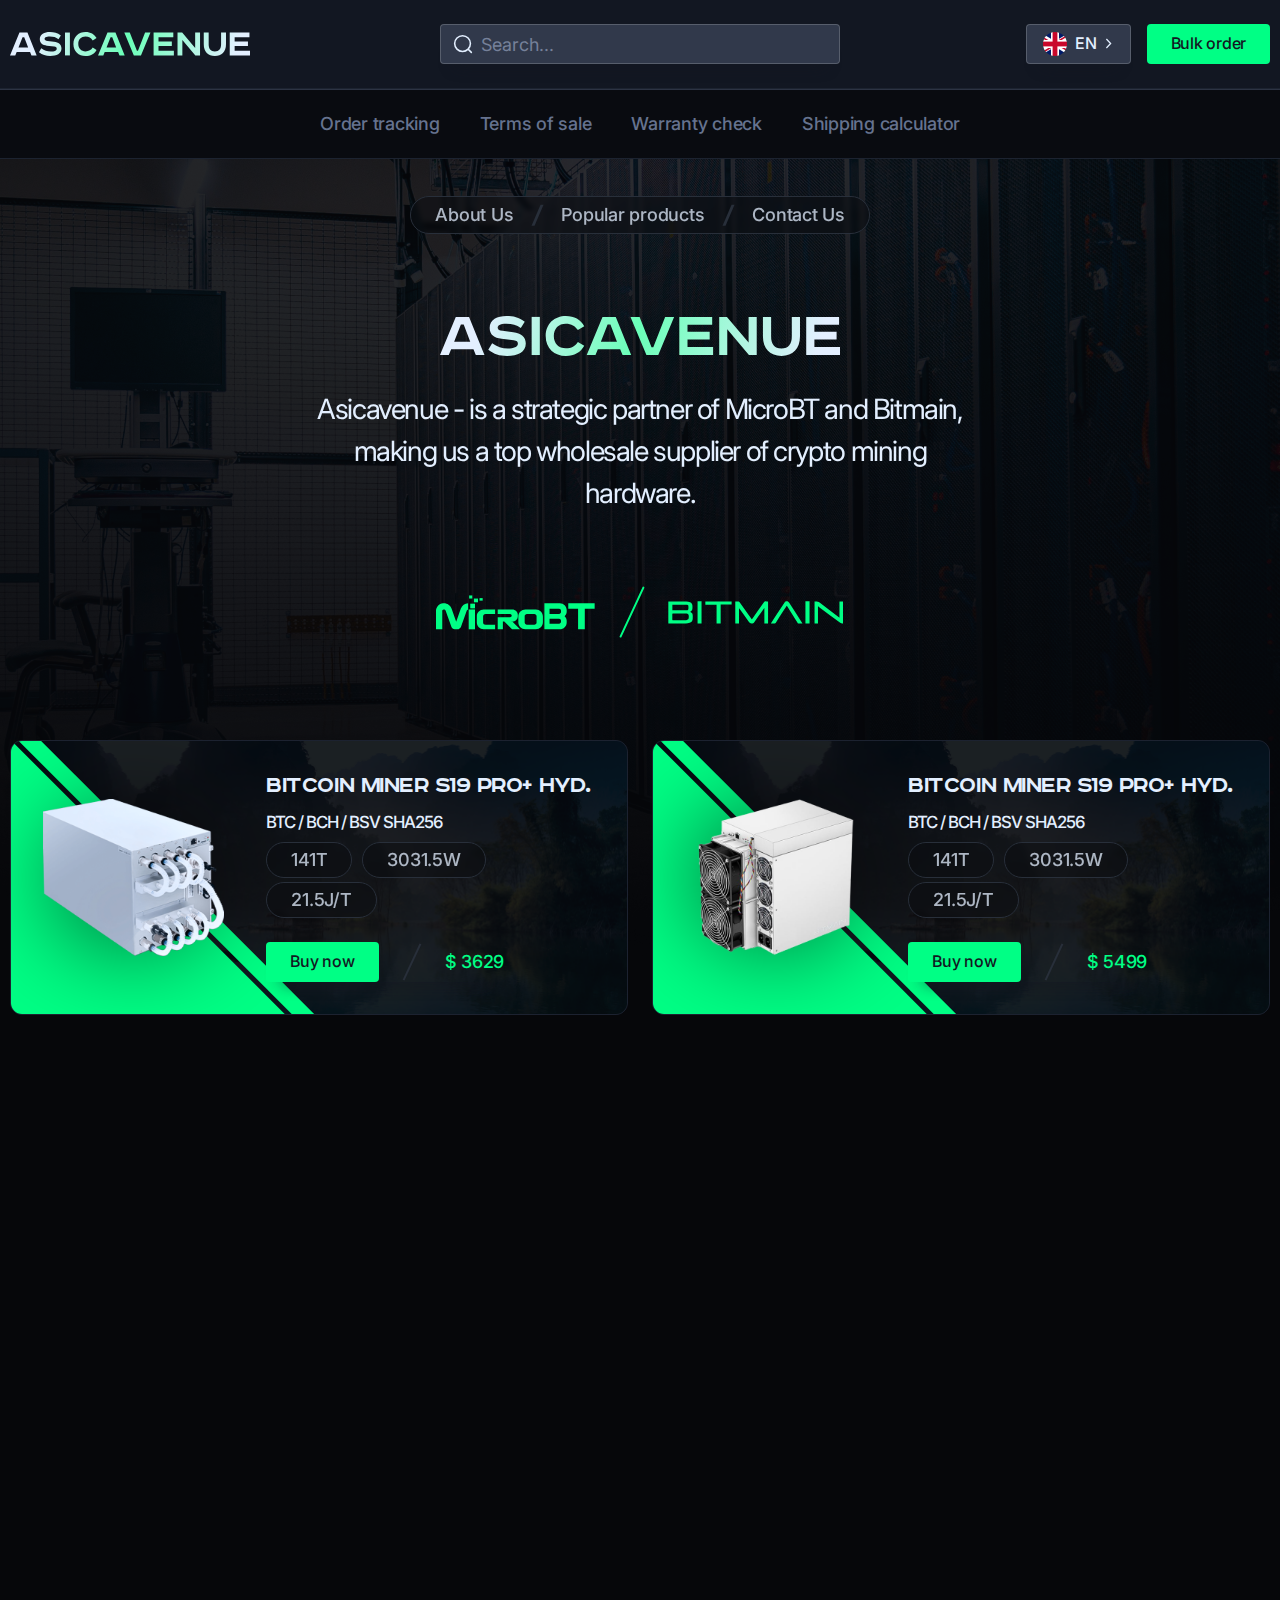
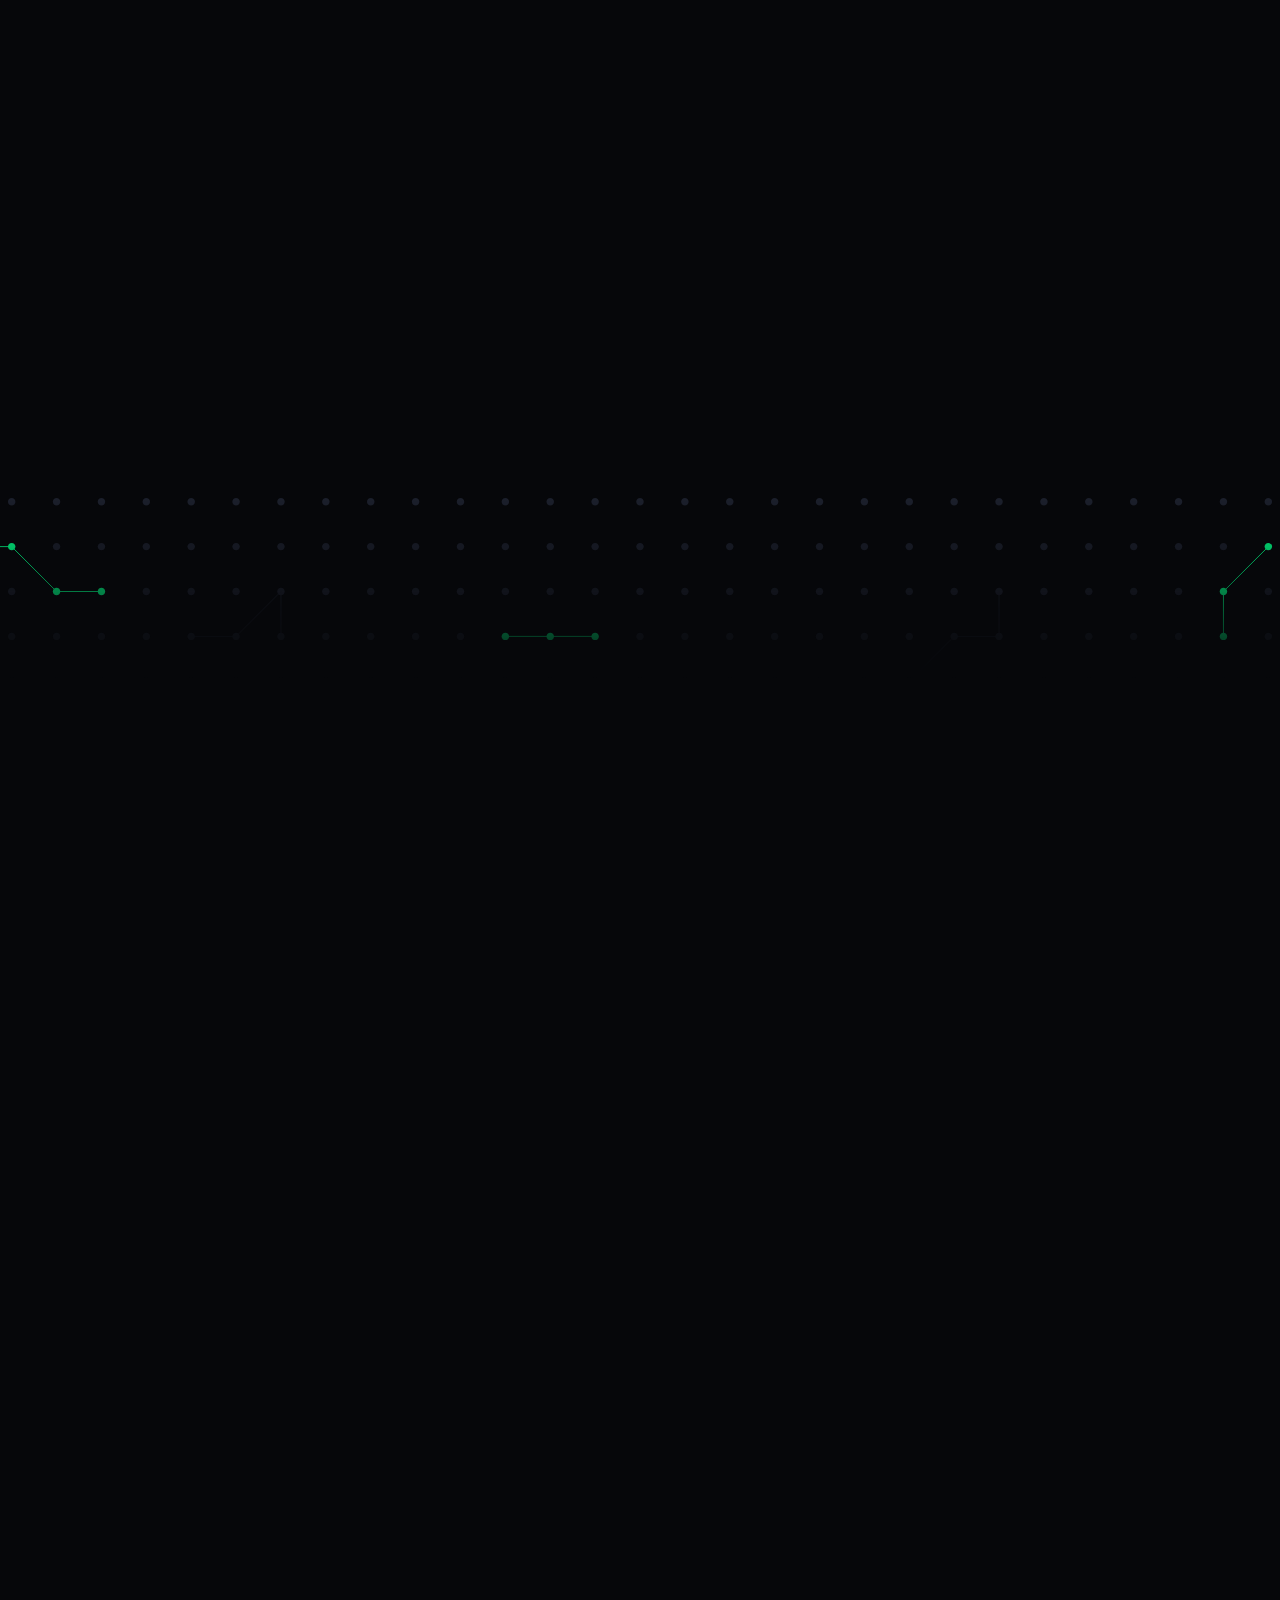
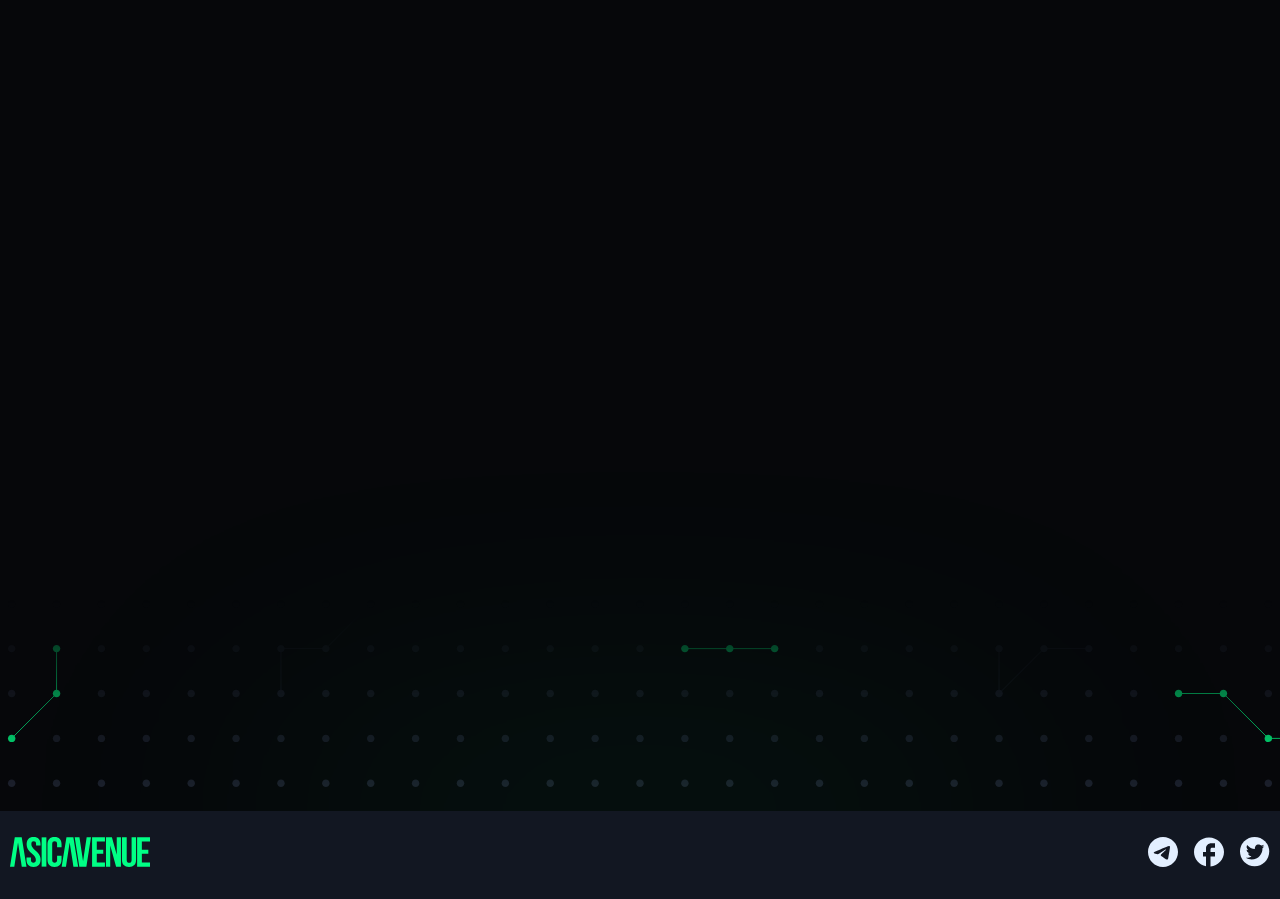
<file: index.html>
<!DOCTYPE html>
<html lang="en">
<head>
    <meta charset="UTF-8">
    <meta name="viewport" content="width=device-width, initial-scale=1.0">
    <title>Asicavenue</title>
    <link href="https://unpkg.com/aos@2.3.1/dist/aos.css" rel="stylesheet">
    <link rel="stylesheet" href="./css/style.css">
</head>
<body>
    <div class="wrapper">
        <header class="header">
            <div class="header-bottom">
                <div class="header__container">
                    <div class="header__wrapper">
                        <div class="search-frame search-frame_mobile">
                            <div class="search-frame__container">
                                <div class="search-frame__tabs">
                                    <div class="search-frame__tab search-frame__tab_current">
                                        <div class="search-frame__tab-text">BTC / BCH / BSV SHA256</div>
                                    </div>
                                    <div class="search-frame__tab">
                                        <div class="search-frame__tab-text">ETC Ethash</div>
                                    </div>
                                    <div class="search-frame__tab"><div class="search-frame__tab-text">LTC / DOGE Scrypt</div></div>
                                    <div class="search-frame__tab"><div class="search-frame__tab-text">DASH X11</div></div>
                                    <div class="search-frame__tab"><div class="search-frame__tab-text">ZEC Equihash</div></div>
                                    <div class="search-frame__tab"><div class="search-frame__tab-text">KDA Blake2S</div></div>
                                    <div class="search-frame__tab"><div class="search-frame__tab-text">ZCKB Eaglesong</div></div>
                                    <div class="search-frame__tab"><div class="search-frame__tab-text">HNS Blake2B and SHA3</div></div>
                                    <div class="search-frame__tab"><div class="search-frame__tab-text">ANTSPACE</div></div>
                                    <div class="search-frame__tab"><div class="search-frame__tab-text">Accessories</div></div>
                                </div>

                                <div class="search-frame__body search-list">
                                    <div class="search-list__section search-list__section_current">
                                        <div class="prod-card prod-card_vertical">
                                            <a href="#" class="prod-card__preview">
                                                <img src="./img/product/prod1.png" alt="">
                                            </a>
                                            <div class="prod-card__body">
                                                <div class="prod-card__header">
                                                    <a href="#" class="prod-card__title">Bitcoin Miner S19 Pro+ Hyd.</a>
                                                </div>
                                                <span class="prod-card__price">$ 3629</span>
                                                <div class="prod-card__tags">
                                                    <div class="prod-card__tag">141T</div>
                                                    <div class="prod-card__tag">3031.5W</div>
                                                    <div class="prod-card__tag">21.5J/T</div>
                                                </div>
                                            </div>
                                        </div>

                                        <div class="prod-card prod-card_vertical">
                                            <a href="#" class="prod-card__preview">
                                                <img src="./img/product/prod2.png" alt="">
                                            </a>
                                            <div class="prod-card__body">
                                                <div class="prod-card__header">
                                                    <a href="#" class="prod-card__title">Bitcoin Miner S19 Pro+ Hyd.</a>
                                                </div>
                                                <span class="prod-card__price">$ 3629</span>
                                                <div class="prod-card__tags">
                                                    <div class="prod-card__tag">141T</div>
                                                    <div class="prod-card__tag">3031.5W</div>
                                                    <div class="prod-card__tag">21.5J/T</div>
                                                </div>
                                            </div>
                                        </div>

                                        <div class="prod-card prod-card_vertical">
                                            <a href="#" class="prod-card__preview">
                                                <img src="./img/product/prod1.png" alt="">
                                            </a>
                                            <div class="prod-card__body">
                                                <div class="prod-card__header">
                                                    <a href="#" class="prod-card__title">Bitcoin Miner S19 Pro+ Hyd.</a>
                                                </div>
                                                <span class="prod-card__price">$ 3629</span>
                                                <div class="prod-card__tags">
                                                    <div class="prod-card__tag">141T</div>
                                                    <div class="prod-card__tag">3031.5W</div>
                                                    <div class="prod-card__tag">21.5J/T</div>
                                                </div>
                                            </div>
                                        </div>

                                        <div class="prod-card prod-card_vertical">
                                            <a href="#" class="prod-card__preview">
                                                <img src="./img/product/prod2.png" alt="">
                                            </a>
                                            <div class="prod-card__body">
                                                <div class="prod-card__header">
                                                    <a href="#" class="prod-card__title">Bitcoin Miner S19 Pro+ Hyd.</a>
                                                </div>
                                                <span class="prod-card__price">$ 3629</span>
                                                <div class="prod-card__tags">
                                                    <div class="prod-card__tag">141T</div>
                                                    <div class="prod-card__tag">3031.5W</div>
                                                    <div class="prod-card__tag">21.5J/T</div>
                                                </div>
                                            </div>
                                        </div>
                                    </div>
                                    <div class="search-list__section">
                                        <div class="prod-card prod-card_vertical">
                                            <a href="#" class="prod-card__preview">
                                                <img src="./img/product/prod1.png" alt="">
                                            </a>
                                            <div class="prod-card__body">
                                                <div class="prod-card__header">
                                                    <a href="#" class="prod-card__title">Bitcoin Miner S19 Pro+ Hyd.</a>
                                                </div>
                                                <span class="prod-card__price">$ 3629</span>
                                                <div class="prod-card__tags">
                                                    <div class="prod-card__tag">141T</div>
                                                    <div class="prod-card__tag">3031.5W</div>
                                                    <div class="prod-card__tag">21.5J/T</div>
                                                </div>
                                            </div>
                                        </div>

                                        <div class="prod-card prod-card_vertical">
                                            <a href="#" class="prod-card__preview">
                                                <img src="./img/product/prod1.png" alt="">
                                            </a>
                                            <div class="prod-card__body">
                                                <div class="prod-card__header">
                                                    <a href="#" class="prod-card__title">Bitcoin Miner S19 Pro+ Hyd.</a>
                                                </div>
                                                <span class="prod-card__price">$ 3629</span>
                                                <div class="prod-card__tags">
                                                    <div class="prod-card__tag">141T</div>
                                                    <div class="prod-card__tag">3031.5W</div>
                                                    <div class="prod-card__tag">21.5J/T</div>
                                                </div>
                                            </div>
                                        </div>

                                        <div class="prod-card prod-card_vertical">
                                            <a href="#" class="prod-card__preview">
                                                <img src="./img/product/prod2.png" alt="">
                                            </a>
                                            <div class="prod-card__body">
                                                <div class="prod-card__header">
                                                    <a href="#" class="prod-card__title">Bitcoin Miner S19 Pro+ Hyd.</a>
                                                </div>
                                                <span class="prod-card__price">$ 3629</span>
                                                <div class="prod-card__tags">
                                                    <div class="prod-card__tag">141T</div>
                                                    <div class="prod-card__tag">3031.5W</div>
                                                    <div class="prod-card__tag">21.5J/T</div>
                                                </div>
                                            </div>
                                        </div>
                                    </div>
                                    <div class="search-list__section">

                                        <div class="prod-card prod-card_vertical">
                                            <a href="#" class="prod-card__preview">
                                                <img src="./img/product/prod1.png" alt="">
                                            </a>
                                            <div class="prod-card__body">
                                                <div class="prod-card__header">
                                                    <a href="#" class="prod-card__title">Bitcoin Miner S19 Pro+ Hyd.</a>
                                                </div>
                                                <span class="prod-card__price">$ 3629</span>
                                                <div class="prod-card__tags">
                                                    <div class="prod-card__tag">141T</div>
                                                    <div class="prod-card__tag">3031.5W</div>
                                                    <div class="prod-card__tag">21.5J/T</div>
                                                </div>
                                            </div>
                                        </div>

                                        <div class="prod-card prod-card_vertical">
                                            <a href="#" class="prod-card__preview">
                                                <img src="./img/product/prod2.png" alt="">
                                            </a>
                                            <div class="prod-card__body">
                                                <div class="prod-card__header">
                                                    <a href="#" class="prod-card__title">Bitcoin Miner S19 Pro+ Hyd.</a>
                                                </div>
                                                <span class="prod-card__price">$ 3629</span>
                                                <div class="prod-card__tags">
                                                    <div class="prod-card__tag">141T</div>
                                                    <div class="prod-card__tag">3031.5W</div>
                                                    <div class="prod-card__tag">21.5J/T</div>
                                                </div>
                                            </div>
                                        </div>
                                    </div>
                                    <div class="search-list__section">

                                        <div class="prod-card prod-card_vertical">
                                            <a href="#" class="prod-card__preview">
                                                <img src="./img/product/prod2.png" alt="">
                                            </a>
                                            <div class="prod-card__body">
                                                <div class="prod-card__header">
                                                    <a href="#" class="prod-card__title">Bitcoin Miner S19 Pro+ Hyd.</a>
                                                </div>
                                                <span class="prod-card__price">$ 3629</span>
                                                <div class="prod-card__tags">
                                                    <div class="prod-card__tag">141T</div>
                                                    <div class="prod-card__tag">3031.5W</div>
                                                    <div class="prod-card__tag">21.5J/T</div>
                                                </div>
                                            </div>
                                        </div>
                                    </div>
                                    <div class="search-list__section">
                                        <div class="prod-card prod-card_vertical">
                                            <a href="#" class="prod-card__preview">
                                                <img src="./img/product/prod1.png" alt="">
                                            </a>
                                            <div class="prod-card__body">
                                                <div class="prod-card__header">
                                                    <a href="#" class="prod-card__title">Bitcoin Miner S19 Pro+ Hyd.</a>
                                                </div>
                                                <span class="prod-card__price">$ 3629</span>
                                                <div class="prod-card__tags">
                                                    <div class="prod-card__tag">141T</div>
                                                    <div class="prod-card__tag">3031.5W</div>
                                                    <div class="prod-card__tag">21.5J/T</div>
                                                </div>
                                            </div>
                                        </div>

                                        <div class="prod-card prod-card_vertical">
                                            <a href="#" class="prod-card__preview">
                                                <img src="./img/product/prod1.png" alt="">
                                            </a>
                                            <div class="prod-card__body">
                                                <div class="prod-card__header">
                                                    <a href="#" class="prod-card__title">Bitcoin Miner S19 Pro+ Hyd.</a>
                                                </div>
                                                <span class="prod-card__price">$ 3629</span>
                                                <div class="prod-card__tags">
                                                    <div class="prod-card__tag">141T</div>
                                                    <div class="prod-card__tag">3031.5W</div>
                                                    <div class="prod-card__tag">21.5J/T</div>
                                                </div>
                                            </div>
                                        </div>

                                        <div class="prod-card prod-card_vertical">
                                            <a href="#" class="prod-card__preview">
                                                <img src="./img/product/prod2.png" alt="">
                                            </a>
                                            <div class="prod-card__body">
                                                <div class="prod-card__header">
                                                    <a href="#" class="prod-card__title">Bitcoin Miner S19 Pro+ Hyd.</a>
                                                </div>
                                                <span class="prod-card__price">$ 3629</span>
                                                <div class="prod-card__tags">
                                                    <div class="prod-card__tag">141T</div>
                                                    <div class="prod-card__tag">3031.5W</div>
                                                    <div class="prod-card__tag">21.5J/T</div>
                                                </div>
                                            </div>
                                        </div>
                                    </div>
                                    <div class="search-list__section">

                                        <div class="prod-card prod-card_vertical">
                                            <a href="#" class="prod-card__preview">
                                                <img src="./img/product/prod1.png" alt="">
                                            </a>
                                            <div class="prod-card__body">
                                                <div class="prod-card__header">
                                                    <a href="#" class="prod-card__title">Bitcoin Miner S19 Pro+ Hyd.</a>
                                                </div>
                                                <span class="prod-card__price">$ 3629</span>
                                                <div class="prod-card__tags">
                                                    <div class="prod-card__tag">141T</div>
                                                    <div class="prod-card__tag">3031.5W</div>
                                                    <div class="prod-card__tag">21.5J/T</div>
                                                </div>
                                            </div>
                                        </div>

                                        <div class="prod-card prod-card_vertical">
                                            <a href="#" class="prod-card__preview">
                                                <img src="./img/product/prod2.png" alt="">
                                            </a>
                                            <div class="prod-card__body">
                                                <div class="prod-card__header">
                                                    <a href="#" class="prod-card__title">Bitcoin Miner S19 Pro+ Hyd.</a>
                                                </div>
                                                <span class="prod-card__price">$ 3629</span>
                                                <div class="prod-card__tags">
                                                    <div class="prod-card__tag">141T</div>
                                                    <div class="prod-card__tag">3031.5W</div>
                                                    <div class="prod-card__tag">21.5J/T</div>
                                                </div>
                                            </div>
                                        </div>
                                    </div>
                                    <div class="search-list__section">

                                        <div class="prod-card prod-card_vertical">
                                            <a href="#" class="prod-card__preview">
                                                <img src="./img/product/prod2.png" alt="">
                                            </a>
                                            <div class="prod-card__body">
                                                <div class="prod-card__header">
                                                    <a href="#" class="prod-card__title">Bitcoin Miner S19 Pro+ Hyd.</a>
                                                </div>
                                                <span class="prod-card__price">$ 3629</span>
                                                <div class="prod-card__tags">
                                                    <div class="prod-card__tag">141T</div>
                                                    <div class="prod-card__tag">3031.5W</div>
                                                    <div class="prod-card__tag">21.5J/T</div>
                                                </div>
                                            </div>
                                        </div>
                                    </div>
                                    <div class="search-list__section">
                                        <div class="prod-card prod-card_vertical">
                                            <a href="#" class="prod-card__preview">
                                                <img src="./img/product/prod1.png" alt="">
                                            </a>
                                            <div class="prod-card__body">
                                                <div class="prod-card__header">
                                                    <a href="#" class="prod-card__title">Bitcoin Miner S19 Pro+ Hyd.</a>
                                                </div>
                                                <span class="prod-card__price">$ 3629</span>
                                                <div class="prod-card__tags">
                                                    <div class="prod-card__tag">141T</div>
                                                    <div class="prod-card__tag">3031.5W</div>
                                                    <div class="prod-card__tag">21.5J/T</div>
                                                </div>
                                            </div>
                                        </div>

                                        <div class="prod-card prod-card_vertical">
                                            <a href="#" class="prod-card__preview">
                                                <img src="./img/product/prod1.png" alt="">
                                            </a>
                                            <div class="prod-card__body">
                                                <div class="prod-card__header">
                                                    <a href="#" class="prod-card__title">Bitcoin Miner S19 Pro+ Hyd.</a>
                                                </div>
                                                <span class="prod-card__price">$ 3629</span>
                                                <div class="prod-card__tags">
                                                    <div class="prod-card__tag">141T</div>
                                                    <div class="prod-card__tag">3031.5W</div>
                                                    <div class="prod-card__tag">21.5J/T</div>
                                                </div>
                                            </div>
                                        </div>

                                        <div class="prod-card prod-card_vertical">
                                            <a href="#" class="prod-card__preview">
                                                <img src="./img/product/prod2.png" alt="">
                                            </a>
                                            <div class="prod-card__body">
                                                <div class="prod-card__header">
                                                    <a href="#" class="prod-card__title">Bitcoin Miner S19 Pro+ Hyd.</a>
                                                </div>
                                                <span class="prod-card__price">$ 3629</span>
                                                <div class="prod-card__tags">
                                                    <div class="prod-card__tag">141T</div>
                                                    <div class="prod-card__tag">3031.5W</div>
                                                    <div class="prod-card__tag">21.5J/T</div>
                                                </div>
                                            </div>
                                        </div>
                                    </div>
                                    <div class="search-list__section">

                                        <div class="prod-card prod-card_vertical">
                                            <a href="#" class="prod-card__preview">
                                                <img src="./img/product/prod1.png" alt="">
                                            </a>
                                            <div class="prod-card__body">
                                                <div class="prod-card__header">
                                                    <a href="#" class="prod-card__title">Bitcoin Miner S19 Pro+ Hyd.</a>
                                                </div>
                                                <span class="prod-card__price">$ 3629</span>
                                                <div class="prod-card__tags">
                                                    <div class="prod-card__tag">141T</div>
                                                    <div class="prod-card__tag">3031.5W</div>
                                                    <div class="prod-card__tag">21.5J/T</div>
                                                </div>
                                            </div>
                                        </div>

                                        <div class="prod-card prod-card_vertical">
                                            <a href="#" class="prod-card__preview">
                                                <img src="./img/product/prod2.png" alt="">
                                            </a>
                                            <div class="prod-card__body">
                                                <div class="prod-card__header">
                                                    <a href="#" class="prod-card__title">Bitcoin Miner S19 Pro+ Hyd.</a>
                                                </div>
                                                <span class="prod-card__price">$ 3629</span>
                                                <div class="prod-card__tags">
                                                    <div class="prod-card__tag">141T</div>
                                                    <div class="prod-card__tag">3031.5W</div>
                                                    <div class="prod-card__tag">21.5J/T</div>
                                                </div>
                                            </div>
                                        </div>
                                    </div>
                                    <div class="search-list__section">

                                        <div class="prod-card prod-card_vertical">
                                            <a href="#" class="prod-card__preview">
                                                <img src="./img/product/prod2.png" alt="">
                                            </a>
                                            <div class="prod-card__body">
                                                <div class="prod-card__header">
                                                    <a href="#" class="prod-card__title">Bitcoin Miner S19 Pro+ Hyd.</a>
                                                </div>
                                                <span class="prod-card__price">$ 3629</span>
                                                <div class="prod-card__tags">
                                                    <div class="prod-card__tag">141T</div>
                                                    <div class="prod-card__tag">3031.5W</div>
                                                    <div class="prod-card__tag">21.5J/T</div>
                                                </div>
                                            </div>
                                        </div>
                                    </div>
                                </div>
                            </div>
                        </div>

                        <ul class="header-bottom__nav">
                            <li><a href="#" class="header-bottom__link">Order tracking</a></li>
                            <li><a href="#" class="header-bottom__link">Terms of sale</a></li>
                            <li><a href="#" class="header-bottom__link">Warranty check</a></li>
                            <li><a href="#" class="header-bottom__link">Shipping calculator</a></li>
                        </ul>

                        <div class="header-bottom__other">
                            <div class="search-field">
                                <div class="search-field__icon">
                                    <img src="./img/icons/search-icon.svg" alt="">
                                </div>

                                <input type="text" class="search-field__input main-search" placeholder="Search...">
                            </div>

                            <div class="user-actions">
                                <div class="change-lang dropdown">
                                    <div class="dropdown__header">
                                        <div class="dropdown__current">
                                            <div class="change-lang__el">
                                                <div class="change-lang__icon">
                                                    <img src="./img/flag/en.png" alt="">
                                                </div>
                                                <span class="change-lang__text">en</span>
                                            </div>
                                        </div>
                                        <div class="dropdown__icon"><img src="./img/icons/arrow-bottom.svg" alt=""></div>
                                    </div>
                                    <div class="dropdown__body">
                                        <div class="dropdown__item">
                                            <div class="change-lang__el">
                                                <div class="change-lang__icon">
                                                    <img src="./img/flag/en.png" alt="">
                                                </div>
                                                <span class="change-lang__text">en</span>
                                            </div>
                                        </div>
                                        <div class="dropdown__item">
                                            <div class="change-lang__el">
                                                <div class="change-lang__icon">
                                                    <img src="./img/flag/gr.png" alt="">
                                                </div>
                                                <span class="change-lang__text">gr</span>
                                            </div>
                                        </div>
                                        <div class="dropdown__item">
                                            <div class="change-lang__el">
                                                <div class="change-lang__icon">
                                                    <img src="./img/flag/sp.png" alt="">
                                                </div>
                                                <span class="change-lang__text">sp</span>
                                            </div>
                                        </div>
                                    </div>
                                </div>

                                <button class="user-actions__button button">Bulk order</button>
                            </div>
                        </div>
                    </div>
                </div>
            </div>

            <div class="search-frame search-frame_desktop">
                <div class="search-frame__container">
                    <div class="search-frame__tabs">
                        <div class="search-frame__tab search-frame__tab_current">
                            <div class="search-frame__tab-text">BTC / BCH / BSV SHA256</div>
                        </div>
                        <div class="search-frame__tab">
                            <div class="search-frame__tab-text">ETC Ethash</div>
                        </div>
                        <div class="search-frame__tab"><div class="search-frame__tab-text">LTC / DOGE Scrypt</div></div>
                        <div class="search-frame__tab"><div class="search-frame__tab-text">DASH X11</div></div>
                        <div class="search-frame__tab"><div class="search-frame__tab-text">ZEC Equihash</div></div>
                        <div class="search-frame__tab"><div class="search-frame__tab-text">KDA Blake2S</div></div>
                        <div class="search-frame__tab"><div class="search-frame__tab-text">ZCKB Eaglesong</div></div>
                        <div class="search-frame__tab"><div class="search-frame__tab-text">HNS Blake2B and SHA3</div></div>
                        <div class="search-frame__tab"><div class="search-frame__tab-text">ANTSPACE</div></div>
                        <div class="search-frame__tab"><div class="search-frame__tab-text">Accessories</div></div>
                    </div>

                    <div class="search-frame__body search-list">
                        <div class="search-list__section search-list__section_current">
                            <div class="prod-card prod-card_vertical">
                                <a href="#" class="prod-card__preview">
                                    <img src="./img/product/prod1.png" alt="">
                                </a>
                                <div class="prod-card__body">
                                    <div class="prod-card__header">
                                        <a href="#" class="prod-card__title">Bitcoin Miner S19 Pro+ Hyd.</a>
                                    </div>
                                    <span class="prod-card__price">$ 3629</span>
                                    <div class="prod-card__tags">
                                        <div class="prod-card__tag">141T</div>
                                        <div class="prod-card__tag">3031.5W</div>
                                        <div class="prod-card__tag">21.5J/T</div>
                                    </div>
                                </div>
                            </div>

                            <div class="prod-card prod-card_vertical">
                                <a href="#" class="prod-card__preview">
                                    <img src="./img/product/prod2.png" alt="">
                                </a>
                                <div class="prod-card__body">
                                    <div class="prod-card__header">
                                        <a href="#" class="prod-card__title">Bitcoin Miner S19 Pro+ Hyd.</a>
                                    </div>
                                    <span class="prod-card__price">$ 3629</span>
                                    <div class="prod-card__tags">
                                        <div class="prod-card__tag">141T</div>
                                        <div class="prod-card__tag">3031.5W</div>
                                        <div class="prod-card__tag">21.5J/T</div>
                                    </div>
                                </div>
                            </div>

                            <div class="prod-card prod-card_vertical">
                                <a href="#" class="prod-card__preview">
                                    <img src="./img/product/prod1.png" alt="">
                                </a>
                                <div class="prod-card__body">
                                    <div class="prod-card__header">
                                        <a href="#" class="prod-card__title">Bitcoin Miner S19 Pro+ Hyd.</a>
                                    </div>
                                    <span class="prod-card__price">$ 3629</span>
                                    <div class="prod-card__tags">
                                        <div class="prod-card__tag">141T</div>
                                        <div class="prod-card__tag">3031.5W</div>
                                        <div class="prod-card__tag">21.5J/T</div>
                                    </div>
                                </div>
                            </div>

                            <div class="prod-card prod-card_vertical">
                                <a href="#" class="prod-card__preview">
                                    <img src="./img/product/prod2.png" alt="">
                                </a>
                                <div class="prod-card__body">
                                    <div class="prod-card__header">
                                        <a href="#" class="prod-card__title">Bitcoin Miner S19 Pro+ Hyd.</a>
                                    </div>
                                    <span class="prod-card__price">$ 3629</span>
                                    <div class="prod-card__tags">
                                        <div class="prod-card__tag">141T</div>
                                        <div class="prod-card__tag">3031.5W</div>
                                        <div class="prod-card__tag">21.5J/T</div>
                                    </div>
                                </div>
                            </div>
                        </div>
                        <div class="search-list__section">
                            <div class="prod-card prod-card_vertical">
                                <a href="#" class="prod-card__preview">
                                    <img src="./img/product/prod1.png" alt="">
                                </a>
                                <div class="prod-card__body">
                                    <div class="prod-card__header">
                                        <a href="#" class="prod-card__title">Bitcoin Miner S19 Pro+ Hyd.</a>
                                    </div>
                                    <span class="prod-card__price">$ 3629</span>
                                    <div class="prod-card__tags">
                                        <div class="prod-card__tag">141T</div>
                                        <div class="prod-card__tag">3031.5W</div>
                                        <div class="prod-card__tag">21.5J/T</div>
                                    </div>
                                </div>
                            </div>

                            <div class="prod-card prod-card_vertical">
                                <a href="#" class="prod-card__preview">
                                    <img src="./img/product/prod1.png" alt="">
                                </a>
                                <div class="prod-card__body">
                                    <div class="prod-card__header">
                                        <a href="#" class="prod-card__title">Bitcoin Miner S19 Pro+ Hyd.</a>
                                    </div>
                                    <span class="prod-card__price">$ 3629</span>
                                    <div class="prod-card__tags">
                                        <div class="prod-card__tag">141T</div>
                                        <div class="prod-card__tag">3031.5W</div>
                                        <div class="prod-card__tag">21.5J/T</div>
                                    </div>
                                </div>
                            </div>

                            <div class="prod-card prod-card_vertical">
                                <a href="#" class="prod-card__preview">
                                    <img src="./img/product/prod2.png" alt="">
                                </a>
                                <div class="prod-card__body">
                                    <div class="prod-card__header">
                                        <a href="#" class="prod-card__title">Bitcoin Miner S19 Pro+ Hyd.</a>
                                    </div>
                                    <span class="prod-card__price">$ 3629</span>
                                    <div class="prod-card__tags">
                                        <div class="prod-card__tag">141T</div>
                                        <div class="prod-card__tag">3031.5W</div>
                                        <div class="prod-card__tag">21.5J/T</div>
                                    </div>
                                </div>
                            </div>
                        </div>
                        <div class="search-list__section">

                            <div class="prod-card prod-card_vertical">
                                <a href="#" class="prod-card__preview">
                                    <img src="./img/product/prod1.png" alt="">
                                </a>
                                <div class="prod-card__body">
                                    <div class="prod-card__header">
                                        <a href="#" class="prod-card__title">Bitcoin Miner S19 Pro+ Hyd.</a>
                                    </div>
                                    <span class="prod-card__price">$ 3629</span>
                                    <div class="prod-card__tags">
                                        <div class="prod-card__tag">141T</div>
                                        <div class="prod-card__tag">3031.5W</div>
                                        <div class="prod-card__tag">21.5J/T</div>
                                    </div>
                                </div>
                            </div>

                            <div class="prod-card prod-card_vertical">
                                <a href="#" class="prod-card__preview">
                                    <img src="./img/product/prod2.png" alt="">
                                </a>
                                <div class="prod-card__body">
                                    <div class="prod-card__header">
                                        <a href="#" class="prod-card__title">Bitcoin Miner S19 Pro+ Hyd.</a>
                                    </div>
                                    <span class="prod-card__price">$ 3629</span>
                                    <div class="prod-card__tags">
                                        <div class="prod-card__tag">141T</div>
                                        <div class="prod-card__tag">3031.5W</div>
                                        <div class="prod-card__tag">21.5J/T</div>
                                    </div>
                                </div>
                            </div>
                        </div>
                        <div class="search-list__section">

                            <div class="prod-card prod-card_vertical">
                                <a href="#" class="prod-card__preview">
                                    <img src="./img/product/prod2.png" alt="">
                                </a>
                                <div class="prod-card__body">
                                    <div class="prod-card__header">
                                        <a href="#" class="prod-card__title">Bitcoin Miner S19 Pro+ Hyd.</a>
                                    </div>
                                    <span class="prod-card__price">$ 3629</span>
                                    <div class="prod-card__tags">
                                        <div class="prod-card__tag">141T</div>
                                        <div class="prod-card__tag">3031.5W</div>
                                        <div class="prod-card__tag">21.5J/T</div>
                                    </div>
                                </div>
                            </div>
                        </div>
                        <div class="search-list__section">
                            <div class="prod-card prod-card_vertical">
                                <a href="#" class="prod-card__preview">
                                    <img src="./img/product/prod1.png" alt="">
                                </a>
                                <div class="prod-card__body">
                                    <div class="prod-card__header">
                                        <a href="#" class="prod-card__title">Bitcoin Miner S19 Pro+ Hyd.</a>
                                    </div>
                                    <span class="prod-card__price">$ 3629</span>
                                    <div class="prod-card__tags">
                                        <div class="prod-card__tag">141T</div>
                                        <div class="prod-card__tag">3031.5W</div>
                                        <div class="prod-card__tag">21.5J/T</div>
                                    </div>
                                </div>
                            </div>

                            <div class="prod-card prod-card_vertical">
                                <a href="#" class="prod-card__preview">
                                    <img src="./img/product/prod1.png" alt="">
                                </a>
                                <div class="prod-card__body">
                                    <div class="prod-card__header">
                                        <a href="#" class="prod-card__title">Bitcoin Miner S19 Pro+ Hyd.</a>
                                    </div>
                                    <span class="prod-card__price">$ 3629</span>
                                    <div class="prod-card__tags">
                                        <div class="prod-card__tag">141T</div>
                                        <div class="prod-card__tag">3031.5W</div>
                                        <div class="prod-card__tag">21.5J/T</div>
                                    </div>
                                </div>
                            </div>

                            <div class="prod-card prod-card_vertical">
                                <a href="#" class="prod-card__preview">
                                    <img src="./img/product/prod2.png" alt="">
                                </a>
                                <div class="prod-card__body">
                                    <div class="prod-card__header">
                                        <a href="#" class="prod-card__title">Bitcoin Miner S19 Pro+ Hyd.</a>
                                    </div>
                                    <span class="prod-card__price">$ 3629</span>
                                    <div class="prod-card__tags">
                                        <div class="prod-card__tag">141T</div>
                                        <div class="prod-card__tag">3031.5W</div>
                                        <div class="prod-card__tag">21.5J/T</div>
                                    </div>
                                </div>
                            </div>
                        </div>
                        <div class="search-list__section">

                            <div class="prod-card prod-card_vertical">
                                <a href="#" class="prod-card__preview">
                                    <img src="./img/product/prod1.png" alt="">
                                </a>
                                <div class="prod-card__body">
                                    <div class="prod-card__header">
                                        <a href="#" class="prod-card__title">Bitcoin Miner S19 Pro+ Hyd.</a>
                                    </div>
                                    <span class="prod-card__price">$ 3629</span>
                                    <div class="prod-card__tags">
                                        <div class="prod-card__tag">141T</div>
                                        <div class="prod-card__tag">3031.5W</div>
                                        <div class="prod-card__tag">21.5J/T</div>
                                    </div>
                                </div>
                            </div>

                            <div class="prod-card prod-card_vertical">
                                <a href="#" class="prod-card__preview">
                                    <img src="./img/product/prod2.png" alt="">
                                </a>
                                <div class="prod-card__body">
                                    <div class="prod-card__header">
                                        <a href="#" class="prod-card__title">Bitcoin Miner S19 Pro+ Hyd.</a>
                                    </div>
                                    <span class="prod-card__price">$ 3629</span>
                                    <div class="prod-card__tags">
                                        <div class="prod-card__tag">141T</div>
                                        <div class="prod-card__tag">3031.5W</div>
                                        <div class="prod-card__tag">21.5J/T</div>
                                    </div>
                                </div>
                            </div>
                        </div>
                        <div class="search-list__section">

                            <div class="prod-card prod-card_vertical">
                                <a href="#" class="prod-card__preview">
                                    <img src="./img/product/prod2.png" alt="">
                                </a>
                                <div class="prod-card__body">
                                    <div class="prod-card__header">
                                        <a href="#" class="prod-card__title">Bitcoin Miner S19 Pro+ Hyd.</a>
                                    </div>
                                    <span class="prod-card__price">$ 3629</span>
                                    <div class="prod-card__tags">
                                        <div class="prod-card__tag">141T</div>
                                        <div class="prod-card__tag">3031.5W</div>
                                        <div class="prod-card__tag">21.5J/T</div>
                                    </div>
                                </div>
                            </div>
                        </div>
                        <div class="search-list__section">
                            <div class="prod-card prod-card_vertical">
                                <a href="#" class="prod-card__preview">
                                    <img src="./img/product/prod1.png" alt="">
                                </a>
                                <div class="prod-card__body">
                                    <div class="prod-card__header">
                                        <a href="#" class="prod-card__title">Bitcoin Miner S19 Pro+ Hyd.</a>
                                    </div>
                                    <span class="prod-card__price">$ 3629</span>
                                    <div class="prod-card__tags">
                                        <div class="prod-card__tag">141T</div>
                                        <div class="prod-card__tag">3031.5W</div>
                                        <div class="prod-card__tag">21.5J/T</div>
                                    </div>
                                </div>
                            </div>

                            <div class="prod-card prod-card_vertical">
                                <a href="#" class="prod-card__preview">
                                    <img src="./img/product/prod1.png" alt="">
                                </a>
                                <div class="prod-card__body">
                                    <div class="prod-card__header">
                                        <a href="#" class="prod-card__title">Bitcoin Miner S19 Pro+ Hyd.</a>
                                    </div>
                                    <span class="prod-card__price">$ 3629</span>
                                    <div class="prod-card__tags">
                                        <div class="prod-card__tag">141T</div>
                                        <div class="prod-card__tag">3031.5W</div>
                                        <div class="prod-card__tag">21.5J/T</div>
                                    </div>
                                </div>
                            </div>

                            <div class="prod-card prod-card_vertical">
                                <a href="#" class="prod-card__preview">
                                    <img src="./img/product/prod2.png" alt="">
                                </a>
                                <div class="prod-card__body">
                                    <div class="prod-card__header">
                                        <a href="#" class="prod-card__title">Bitcoin Miner S19 Pro+ Hyd.</a>
                                    </div>
                                    <span class="prod-card__price">$ 3629</span>
                                    <div class="prod-card__tags">
                                        <div class="prod-card__tag">141T</div>
                                        <div class="prod-card__tag">3031.5W</div>
                                        <div class="prod-card__tag">21.5J/T</div>
                                    </div>
                                </div>
                            </div>
                        </div>
                        <div class="search-list__section">

                            <div class="prod-card prod-card_vertical">
                                <a href="#" class="prod-card__preview">
                                    <img src="./img/product/prod1.png" alt="">
                                </a>
                                <div class="prod-card__body">
                                    <div class="prod-card__header">
                                        <a href="#" class="prod-card__title">Bitcoin Miner S19 Pro+ Hyd.</a>
                                    </div>
                                    <span class="prod-card__price">$ 3629</span>
                                    <div class="prod-card__tags">
                                        <div class="prod-card__tag">141T</div>
                                        <div class="prod-card__tag">3031.5W</div>
                                        <div class="prod-card__tag">21.5J/T</div>
                                    </div>
                                </div>
                            </div>

                            <div class="prod-card prod-card_vertical">
                                <a href="#" class="prod-card__preview">
                                    <img src="./img/product/prod2.png" alt="">
                                </a>
                                <div class="prod-card__body">
                                    <div class="prod-card__header">
                                        <a href="#" class="prod-card__title">Bitcoin Miner S19 Pro+ Hyd.</a>
                                    </div>
                                    <span class="prod-card__price">$ 3629</span>
                                    <div class="prod-card__tags">
                                        <div class="prod-card__tag">141T</div>
                                        <div class="prod-card__tag">3031.5W</div>
                                        <div class="prod-card__tag">21.5J/T</div>
                                    </div>
                                </div>
                            </div>
                        </div>
                        <div class="search-list__section">

                            <div class="prod-card prod-card_vertical">
                                <a href="#" class="prod-card__preview">
                                    <img src="./img/product/prod2.png" alt="">
                                </a>
                                <div class="prod-card__body">
                                    <div class="prod-card__header">
                                        <a href="#" class="prod-card__title">Bitcoin Miner S19 Pro+ Hyd.</a>
                                    </div>
                                    <span class="prod-card__price">$ 3629</span>
                                    <div class="prod-card__tags">
                                        <div class="prod-card__tag">141T</div>
                                        <div class="prod-card__tag">3031.5W</div>
                                        <div class="prod-card__tag">21.5J/T</div>
                                    </div>
                                </div>
                            </div>
                        </div>
                    </div>
                </div>
            </div>

            <div class="header-top">
                <div class="header__container">
                    <div class="header__wrapper">
                        <a href="./index.html" class="header-logo">
                            <img src="./img/header-logo.svg" alt="">
                        </a>

                        <div class="search-field">
                            <div class="search-field__icon">
                                <img src="./img/icons/search-icon.svg" alt="">
                            </div>

                            <input type="text" class="search-field__input main-search" placeholder="Search...">
                        </div>

                        <div class="user-actions">
                            <div class="change-lang dropdown">
                                <div class="dropdown__header">
                                    <div class="dropdown__current">
                                        <div class="change-lang__el">
                                            <div class="change-lang__icon">
                                                <img src="./img/flag/en.png" alt="">
                                            </div>
                                            <span class="change-lang__text">en</span>
                                        </div>
                                    </div>
                                    <div class="dropdown__icon"><img src="./img/icons/arrow-bottom.svg" alt=""></div>
                                </div>
                                <div class="dropdown__body">
                                    <div class="dropdown__item">
                                        <div class="change-lang__el">
                                            <div class="change-lang__icon">
                                                <img src="./img/flag/en.png" alt="">
                                            </div>
                                            <span class="change-lang__text">en</span>
                                        </div>
                                    </div>
                                    <div class="dropdown__item">
                                        <div class="change-lang__el">
                                            <div class="change-lang__icon">
                                                <img src="./img/flag/gr.png" alt="">
                                            </div>
                                            <span class="change-lang__text">gr</span>
                                        </div>
                                    </div>
                                    <div class="dropdown__item">
                                        <div class="change-lang__el">
                                            <div class="change-lang__icon">
                                                <img src="./img/flag/sp.png" alt="">
                                            </div>
                                            <span class="change-lang__text">sp</span>
                                        </div>
                                    </div>
                                </div>
                            </div>

                            <button class="user-actions__button button">Bulk order</button>
                        </div>

                        <button class="burger-btn">
                            <span></span>
                            <span></span>
                            <span></span>
                        </button>
                    </div>
                </div>
            </div>
        </header>
        <main class="main">
            <div class="main__hero hero" data-aos="hero-animation" data-aos-duration="800">
                <div class="hero__container">
                    <div class="hero__wrapper">
                        <div class="hero-bradcrumps">
                            <div class="hero-bradcrumps__el">
                                <a href="#" class="hero-bradcrumps__link">About Us</a>
                            </div>
                            <div class="hero-bradcrumps__el">
                                <a href="#" class="hero-bradcrumps__link">Popular products</a>
                            </div>
                            <div class="hero-bradcrumps__el">
                                <a href="#" class="hero-bradcrumps__link">Contact Us</a>
                            </div>
                        </div>

                        <div class="hero__article">
                            <div class="hero__logo" data-aos="fade-up" data-aos-duration="800">
                                <img src="./img/header-logo.svg" alt="">
                            </div>
                            <p class="hero__paragraph paragraph" data-aos="fade-up" data-aos-duration="800" data-aos-delay="100">Asicavenue - is a strategic partner of MicroBT and Bitmain, making us a top wholesale supplier of crypto mining hardware.</p>

                        </div>

                        <div class="partners" data-aos="fade-up" data-aos-duration="800" data-aos-delay="150">
                            <div class="partners__item">
                                <a href="#" class="partners__link"><img src="./img/partners/logo1.svg" alt=""></a>
                            </div>
                            <div class="partners__item">
                                <a href="#" class="partners__link"><img src="./img/partners/logo2.svg" alt=""></a>
                            </div>
                        </div>

                        <div class="prod-list" data-aos="fade-up" data-aos-duration="800" data-aos-delay="200">
                            <div class="prod-list__body">
                                <div class="prod-card" data-aos="zoom-in" data-aos-duration="800">
                                    <a href="#" class="prod-card__preview">
                                        <img src="./img/product/prod1.png" alt="">
                                    </a>
                                    <div class="prod-card__body">
                                        <div class="prod-card__header">
                                            <a href="#" class="prod-card__title">Bitcoin Miner S19 Pro+ Hyd.</a>
                                            <p class="prod-card__descr">BTC / BCH / BSV SHA256</p>
                                        </div>
                                        <div class="prod-card__tags">
                                            <div class="prod-card__tag">141T</div>
                                            <div class="prod-card__tag">3031.5W</div>
                                            <div class="prod-card__tag">21.5J/T</div>
                                        </div>

                                        <div class="prod-card__bottom">
                                            <a href="#" class="prod-card__button button">Buy now</a>

                                            <div class="prod-card__slash"></div>

                                            <span class="prod-card__price">$ 3629</span>
                                        </div>
                                    </div>
                                </div>

                                <div class="prod-card" data-aos="zoom-in" data-aos-duration="800">
                                    <a href="#" class="prod-card__preview">
                                        <img src="./img/product/prod2.png" alt="">
                                    </a>
                                    <div class="prod-card__body">
                                        <div class="prod-card__header">
                                            <a href="#" class="prod-card__title">Bitcoin Miner S19 Pro+ Hyd.</a>
                                            <p class="prod-card__descr">BTC / BCH / BSV SHA256</p>
                                        </div>
                                        <div class="prod-card__tags">
                                            <div class="prod-card__tag">141T</div>
                                            <div class="prod-card__tag">3031.5W</div>
                                            <div class="prod-card__tag">21.5J/T</div>
                                        </div>

                                        <div class="prod-card__bottom">
                                            <a href="#" class="prod-card__button button">Buy now</a>

                                            <div class="prod-card__slash"></div>

                                            <span class="prod-card__price">$ 5499</span>
                                        </div>
                                    </div>
                                </div>

                                <div class="prod-card" data-aos="zoom-in" data-aos-duration="800">
                                    <a href="#" class="prod-card__preview">
                                        <img src="./img/product/prod1.png" alt="">
                                    </a>
                                    <div class="prod-card__body">
                                        <div class="prod-card__header">
                                            <a href="#" class="prod-card__title">Bitcoin Miner S19 Pro+ Hyd.</a>
                                            <p class="prod-card__descr">BTC / BCH / BSV SHA256</p>
                                        </div>
                                        <div class="prod-card__tags">
                                            <div class="prod-card__tag">141T</div>
                                            <div class="prod-card__tag">3031.5W</div>
                                            <div class="prod-card__tag">21.5J/T</div>
                                        </div>

                                        <div class="prod-card__bottom">
                                            <a href="#" class="prod-card__button button">Buy now</a>

                                            <div class="prod-card__slash"></div>

                                            <span class="prod-card__price">$ 3629</span>
                                        </div>
                                    </div>
                                </div>

                                <div class="prod-card" data-aos="zoom-in" data-aos-duration="800">
                                    <a href="#" class="prod-card__preview">
                                        <img src="./img/product/prod2.png" alt="">
                                    </a>
                                    <div class="prod-card__body">
                                        <div class="prod-card__header">
                                            <a href="#" class="prod-card__title">Bitcoin Miner S19 Pro+ Hyd.</a>
                                            <p class="prod-card__descr">BTC / BCH / BSV SHA256</p>
                                        </div>
                                        <div class="prod-card__tags">
                                            <div class="prod-card__tag">141T</div>
                                            <div class="prod-card__tag">3031.5W</div>
                                            <div class="prod-card__tag">21.5J/T</div>
                                        </div>

                                        <div class="prod-card__bottom">
                                            <a href="#" class="prod-card__button button">Buy now</a>

                                            <div class="prod-card__slash"></div>

                                            <span class="prod-card__price">$ 5499</span>
                                        </div>
                                    </div>
                                </div>
                            </div>
                            <a href="#" class="prod-list__button button button_grey" data-aos="fade-up" data-aos-duration="800">
                                <span>More products</span>
                                <img src="./img/icons/arrow-bottom.svg" alt="">
                            </a>
                        </div>
                    </div>
                </div>
            </div>

            <section class="main__about about">
                <div class="about__container">
                    <div class="about__wrapper">
                        <div class="about__article">
                            <h2 class="about__title title" data-aos="fade-up" data-aos-duration="800">What we provide?</h2>
                            <p class="about__paragraph paragraph" data-aos="fade-up" data-aos-duration="800" data-aos-delay="100">
                                Excellent Customer Service. Machine Selection. Shipment and Related Accessory Purchasing.
                            </p>
                        </div>

                        <div class="about__body">
                            <div class="about-card" data-aos="fade-right" data-aos-duration="800">
                                <div class="about-card__header">
                                    <div class="about-card__icon">
                                        <img src="./img/icons/package.svg" alt="">
                                    </div>
                                    <h3 class="about-card__title">Preffered supplier</h3>
                                </div>

                                <p class="about-card__paragraph">We prioritize supplying first-hand miners with brands like: Antminer, WhatsMiner, Avalon, Goldshell etc.</p>
                            </div>

                            <div class="about-card" data-aos="fade-left" data-aos-duration="800">
                                <div class="about-card__header">
                                    <div class="about-card__icon">
                                        <img src="./img/icons/nav-icon.svg" alt="">
                                    </div>
                                    <h3 class="about-card__title">Timely delivery</h3>
                                </div>

                                <p class="about-card__paragraph">We can arrange shipments with reliable shipping companies like UPS/ DHL/DEDEX/TNT freight forwarder, etc.</p>
                            </div>

                            <div class="about-card" data-aos="fade-right" data-aos-duration="800">
                                <div class="about-card__header">
                                    <div class="about-card__icon">
                                        <img src="./img/icons/shield-tick.svg" alt="">
                                    </div>
                                    <h3 class="about-card__title">Warranty guaranteed</h3>
                                </div>

                                <p class="about-card__paragraph">Brand new miners with one year warranty; and used miners with tests completed well before shipment.</p>
                            </div>

                            <div class="about-card" data-aos="fade-left" data-aos-duration="800">
                                <div class="about-card__header">
                                    <div class="about-card__icon">
                                        <img src="./img/icons/message-icon.svg" alt="">
                                    </div>
                                    <h3 class="about-card__title">Technical support</h3>
                                </div>

                                <p class="about-card__paragraph">We are a provider of integrated solutions for the mining industry with professional knowledge and skills.</p>
                            </div>
                        </div>
                    </div>
                </div>
            </section>

            <section class="main__service service">
                <div class="service__container">
                    <div class="service__wrapper">
                        <h2 class="service__title title" data-aos="fade-up" data-aos-duration="800">Our services</h2>
                        
                        <div class="service__body">
                            <div class="service-card" data-aos="zoom-in" data-aos-duration="800">
                                <div class="service-card__decor-left"><img src="./img/prod-decor4.svg" alt=""></div>
                                <div class="service-card__decor-right"><img src="./img/prod-decor4.svg" alt=""></div>

                                <div class="service-card__count">01</div>

                                <h3 class="service-card__title">Sales professionals of brand new miners</h3>

                                <p class="service-card__paragraph">
                                    Partnered with Bitmain and MicroBT, JSBIT is making the most advanced crypto mining hardware available to everyone around the world. If you are new to mining, we want to help you open the door to the crypto mining industry.
                                </p>
                            </div>

                            <div class="service-card" data-aos="zoom-in" data-aos-duration="800">
                                <div class="service-card__decor-left"><img src="./img/prod-decor4.svg" alt=""></div>
                                <div class="service-card__decor-right"><img src="./img/prod-decor4.svg" alt=""></div>

                                <div class="service-card__count">02</div>

                                <h3 class="service-card__title">Sales on commission/consignment service</h3>

                                <p class="service-card__paragraph">
                                    We provide guaranteed-quality, refurbished products with tests completed if customers need them.
                                </p>
                            </div>

                            <div class="service-card" data-aos="zoom-in" data-aos-duration="800">
                                <div class="service-card__decor-left"><img src="./img/prod-decor4.svg" alt=""></div>
                                <div class="service-card__decor-right"><img src="./img/prod-decor4.svg" alt=""></div>

                                <div class="service-card__count">03</div>

                                <h3 class="service-card__title">Test, repair, and maintain used miners</h3>

                                <p class="service-card__paragraph">
                                    In order to guarantee the quality of delivering usedminers, Jsbit houses its own test centers in the U.S.We not only serve used miners but we also provide maintenance services on items purchased from JSBIT even if they are out of warranty.
                                </p>
                            </div>

                            <div class="service-card" data-aos="zoom-in" data-aos-duration="800">
                                <div class="service-card__decor-left"><img src="./img/prod-decor4.svg" alt=""></div>
                                <div class="service-card__decor-right"><img src="./img/prod-decor4.svg" alt=""></div>

                                <div class="service-card__count">04</div>

                                <h3 class="service-card__title">Trustworthly and efficient global logistics</h3>

                                <p class="service-card__paragraph">
                                    With years of experience working with reputable cooperated shipping agents, JSBIT is successfully delivering miners to clients all over the world.
                                </p>
                            </div>
                        </div>
                    </div>
                </div>
            </section>

            <section class="main__section contact">
                <div class="contact__container">
                    <div class="contact__wrapper">
                        <div class="contact__logo" data-aos="fade-up" data-aos-duration="800">
                            <img src="./img/footer-logo.svg" alt="">
                        </div>
                        <h2 class="contact__title title" data-aos="fade-up" data-aos-duration="800" data-aos-delay="50">Interested in buying?</h2>
                        <p class="contact__paragraph paragraph" data-aos="fade-up" data-aos-duration="800" data-aos-delay="100">
                            You can ask us a question, or take a closer look at our product segment.
                        </p>
                        <div class="contact__buttons" data-aos="fade-up" data-aos-duration="800" data-aos-delay="150">
                            <button class="contact__button button">Contact Us</button>
                            <button class="contact__button button button_grey" data-aos="fade-up">Go to the store</button>
                        </div>
                    </div>
                </div>
            </section>
        </main>
        <footer class="footer">
            <div class="footer__container">
                <div class="footer__wrapper">
                    <a href="./index.html" class="footer-logo"><img src="./img/footer-logo.svg" alt=""></a>
                
                    <div class="social-list">
                        <a href="#" class="social-list__el">
                            <img src="./img/icons/telegram.svg" alt="">
                        </a>

                        <a href="#" class="social-list__el">
                            <img src="./img/icons/facebook.svg" alt="">
                        </a>

                        <a href="#" class="social-list__el">
                            <img src="./img/icons/twitter.svg" alt="">
                        </a>
                    </div>
                </div>
            </div>
        </footer>

        <div class="overlay"></div>
    </div>

    <script src="https://unpkg.com/aos@2.3.1/dist/aos.js"></script>
    <script>
        AOS.init();
    </script>
    <script src="./js/dropdown.js"></script>
    <script src="./js/burger.js"></script>
    <script src="./js/scroll-control.js"></script>
    <script src="./js/actions.js"></script>
    <script src="./js/tabs.js"></script>
</body>
</html>
</file>
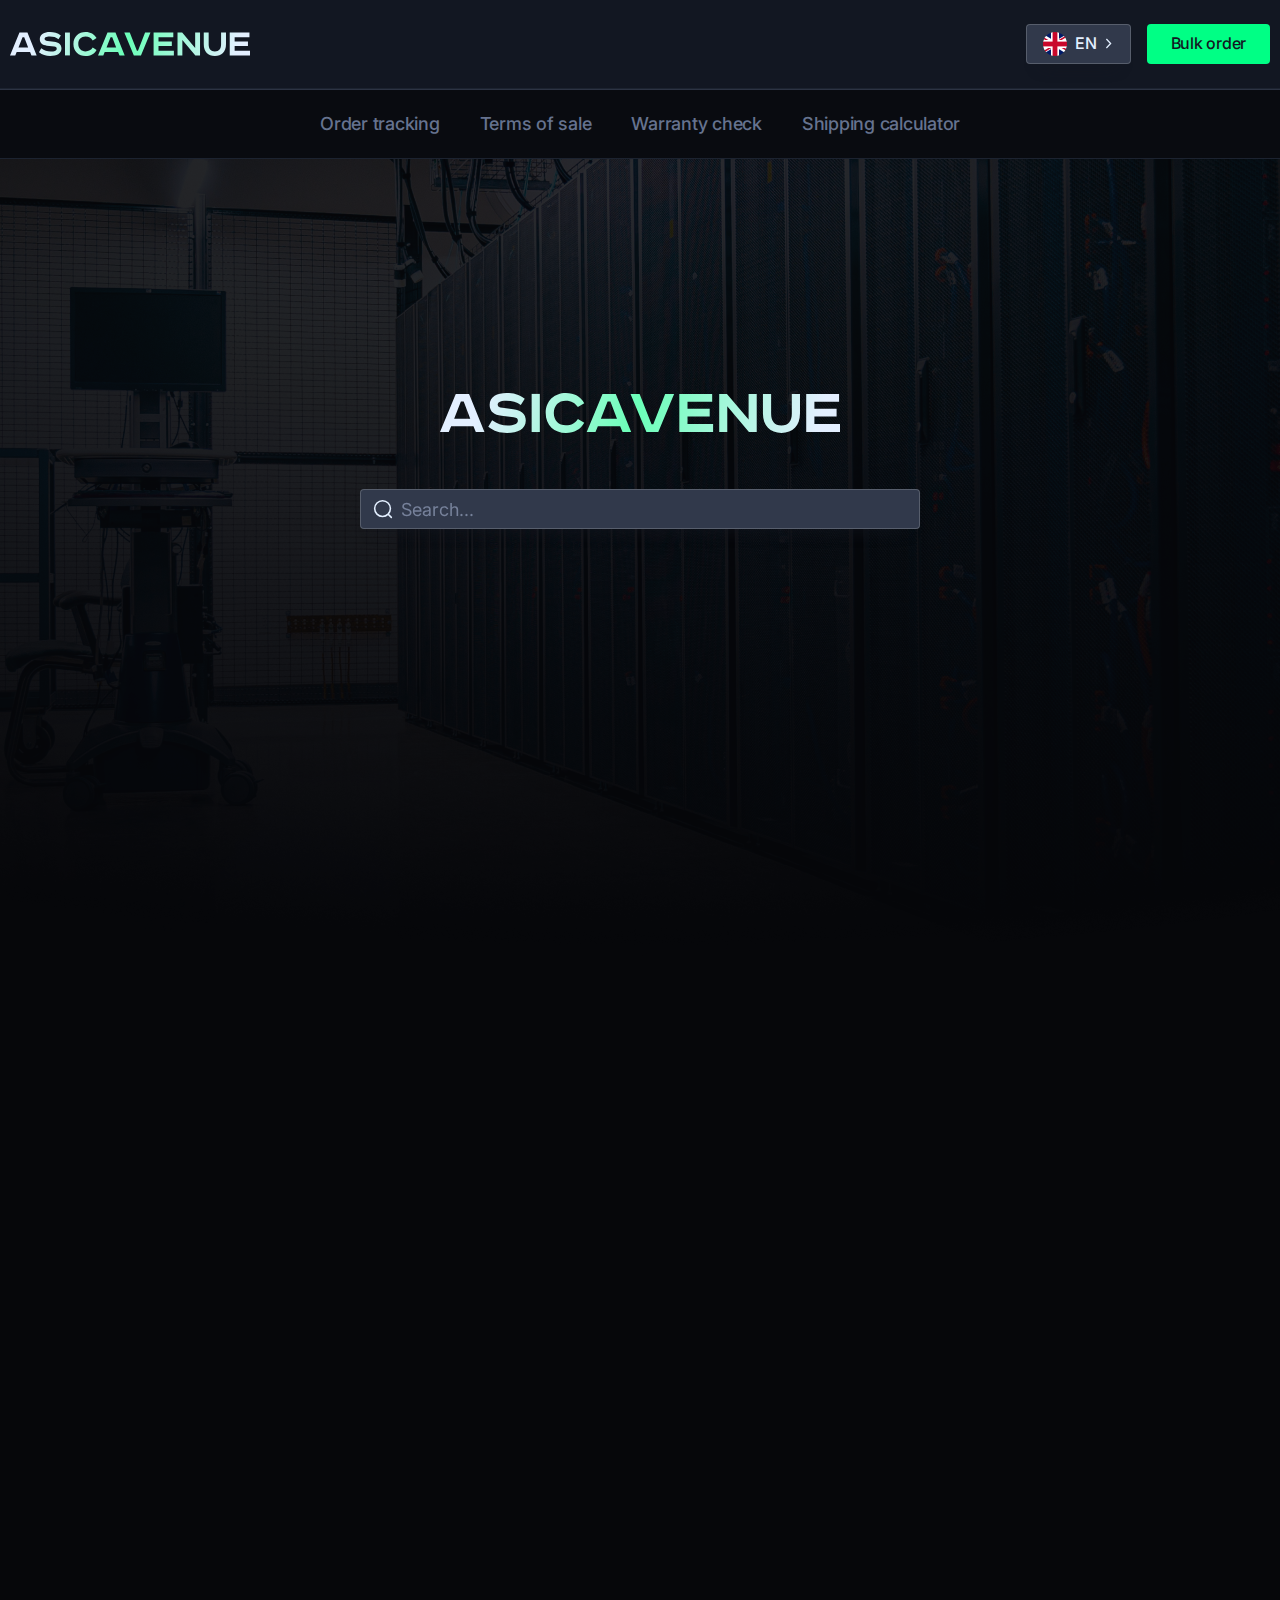
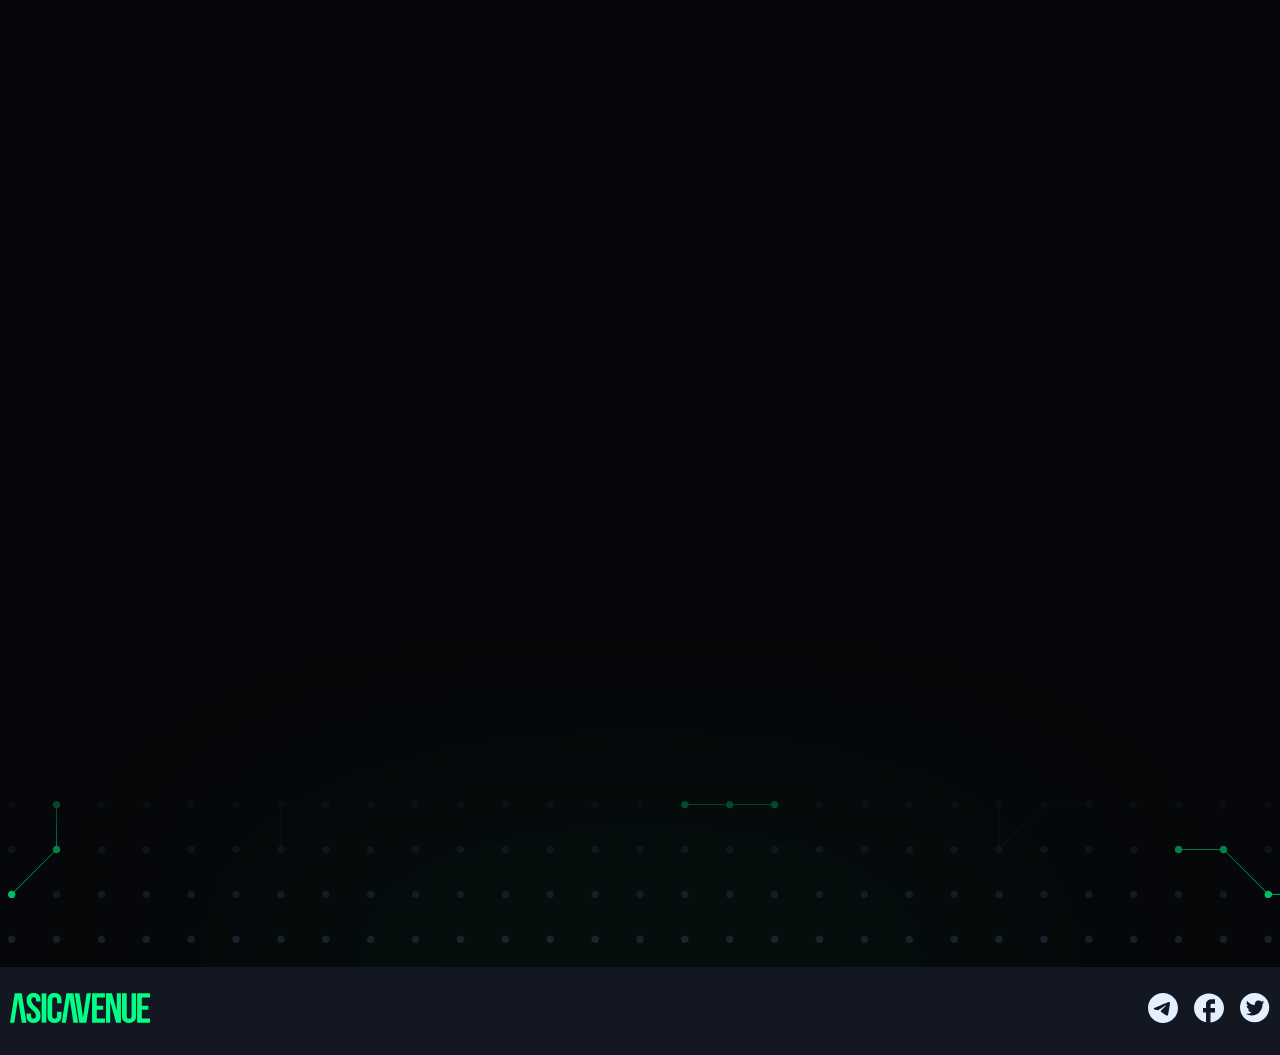
<file: catalog.html>
<!DOCTYPE html>
<html lang="en">
<head>
    <meta charset="UTF-8">
    <meta name="viewport" content="width=device-width, initial-scale=1.0">
    <title>Asicavenue</title>
    <link rel="stylesheet" href="https://cdn.jsdelivr.net/npm/swiper@11/swiper-bundle.min.css">
    <link href="https://unpkg.com/aos@2.3.1/dist/aos.css" rel="stylesheet">
    <link rel="stylesheet" href="./css/style.css">
</head>
<body>
    <div class="wrapper">
        <header class="header header_simple">
            <div class="header-bottom">
                <div class="header__container">
                    <div class="header__wrapper">
                        <div class="search-frame search-frame_mobile">
                            <div class="search-frame__container">
                                <div class="search-frame__tabs">
                                    <div class="search-frame__tab search-frame__tab_current">
                                        <div class="search-frame__tab-text">BTC / BCH / BSV SHA256</div>
                                    </div>
                                    <div class="search-frame__tab">
                                        <div class="search-frame__tab-text">ETC Ethash</div>
                                    </div>
                                    <div class="search-frame__tab"><div class="search-frame__tab-text">LTC / DOGE Scrypt</div></div>
                                    <div class="search-frame__tab"><div class="search-frame__tab-text">DASH X11</div></div>
                                    <div class="search-frame__tab"><div class="search-frame__tab-text">ZEC Equihash</div></div>
                                    <div class="search-frame__tab"><div class="search-frame__tab-text">KDA Blake2S</div></div>
                                    <div class="search-frame__tab"><div class="search-frame__tab-text">ZCKB Eaglesong</div></div>
                                    <div class="search-frame__tab"><div class="search-frame__tab-text">HNS Blake2B and SHA3</div></div>
                                    <div class="search-frame__tab"><div class="search-frame__tab-text">ANTSPACE</div></div>
                                    <div class="search-frame__tab"><div class="search-frame__tab-text">Accessories</div></div>
                                </div>

                                <div class="search-frame__body search-list">
                                    <div class="search-list__section search-list__section_current">
                                        <div class="prod-card prod-card_vertical">
                                            <a href="#" class="prod-card__preview">
                                                <img src="./img/product/prod1.png" alt="">
                                            </a>
                                            <div class="prod-card__body">
                                                <div class="prod-card__header">
                                                    <a href="#" class="prod-card__title">Bitcoin Miner S19 Pro+ Hyd.</a>
                                                </div>
                                                <span class="prod-card__price">$ 3629</span>
                                                <div class="prod-card__tags">
                                                    <div class="prod-card__tag">141T</div>
                                                    <div class="prod-card__tag">3031.5W</div>
                                                    <div class="prod-card__tag">21.5J/T</div>
                                                </div>
                                            </div>
                                        </div>

                                        <div class="prod-card prod-card_vertical">
                                            <a href="#" class="prod-card__preview">
                                                <img src="./img/product/prod2.png" alt="">
                                            </a>
                                            <div class="prod-card__body">
                                                <div class="prod-card__header">
                                                    <a href="#" class="prod-card__title">Bitcoin Miner S19 Pro+ Hyd.</a>
                                                </div>
                                                <span class="prod-card__price">$ 3629</span>
                                                <div class="prod-card__tags">
                                                    <div class="prod-card__tag">141T</div>
                                                    <div class="prod-card__tag">3031.5W</div>
                                                    <div class="prod-card__tag">21.5J/T</div>
                                                </div>
                                            </div>
                                        </div>

                                        <div class="prod-card prod-card_vertical">
                                            <a href="#" class="prod-card__preview">
                                                <img src="./img/product/prod1.png" alt="">
                                            </a>
                                            <div class="prod-card__body">
                                                <div class="prod-card__header">
                                                    <a href="#" class="prod-card__title">Bitcoin Miner S19 Pro+ Hyd.</a>
                                                </div>
                                                <span class="prod-card__price">$ 3629</span>
                                                <div class="prod-card__tags">
                                                    <div class="prod-card__tag">141T</div>
                                                    <div class="prod-card__tag">3031.5W</div>
                                                    <div class="prod-card__tag">21.5J/T</div>
                                                </div>
                                            </div>
                                        </div>

                                        <div class="prod-card prod-card_vertical">
                                            <a href="#" class="prod-card__preview">
                                                <img src="./img/product/prod2.png" alt="">
                                            </a>
                                            <div class="prod-card__body">
                                                <div class="prod-card__header">
                                                    <a href="#" class="prod-card__title">Bitcoin Miner S19 Pro+ Hyd.</a>
                                                </div>
                                                <span class="prod-card__price">$ 3629</span>
                                                <div class="prod-card__tags">
                                                    <div class="prod-card__tag">141T</div>
                                                    <div class="prod-card__tag">3031.5W</div>
                                                    <div class="prod-card__tag">21.5J/T</div>
                                                </div>
                                            </div>
                                        </div>
                                    </div>
                                    <div class="search-list__section">
                                        <div class="prod-card prod-card_vertical">
                                            <a href="#" class="prod-card__preview">
                                                <img src="./img/product/prod1.png" alt="">
                                            </a>
                                            <div class="prod-card__body">
                                                <div class="prod-card__header">
                                                    <a href="#" class="prod-card__title">Bitcoin Miner S19 Pro+ Hyd.</a>
                                                </div>
                                                <span class="prod-card__price">$ 3629</span>
                                                <div class="prod-card__tags">
                                                    <div class="prod-card__tag">141T</div>
                                                    <div class="prod-card__tag">3031.5W</div>
                                                    <div class="prod-card__tag">21.5J/T</div>
                                                </div>
                                            </div>
                                        </div>

                                        <div class="prod-card prod-card_vertical">
                                            <a href="#" class="prod-card__preview">
                                                <img src="./img/product/prod1.png" alt="">
                                            </a>
                                            <div class="prod-card__body">
                                                <div class="prod-card__header">
                                                    <a href="#" class="prod-card__title">Bitcoin Miner S19 Pro+ Hyd.</a>
                                                </div>
                                                <span class="prod-card__price">$ 3629</span>
                                                <div class="prod-card__tags">
                                                    <div class="prod-card__tag">141T</div>
                                                    <div class="prod-card__tag">3031.5W</div>
                                                    <div class="prod-card__tag">21.5J/T</div>
                                                </div>
                                            </div>
                                        </div>

                                        <div class="prod-card prod-card_vertical">
                                            <a href="#" class="prod-card__preview">
                                                <img src="./img/product/prod2.png" alt="">
                                            </a>
                                            <div class="prod-card__body">
                                                <div class="prod-card__header">
                                                    <a href="#" class="prod-card__title">Bitcoin Miner S19 Pro+ Hyd.</a>
                                                </div>
                                                <span class="prod-card__price">$ 3629</span>
                                                <div class="prod-card__tags">
                                                    <div class="prod-card__tag">141T</div>
                                                    <div class="prod-card__tag">3031.5W</div>
                                                    <div class="prod-card__tag">21.5J/T</div>
                                                </div>
                                            </div>
                                        </div>
                                    </div>
                                    <div class="search-list__section">

                                        <div class="prod-card prod-card_vertical">
                                            <a href="#" class="prod-card__preview">
                                                <img src="./img/product/prod1.png" alt="">
                                            </a>
                                            <div class="prod-card__body">
                                                <div class="prod-card__header">
                                                    <a href="#" class="prod-card__title">Bitcoin Miner S19 Pro+ Hyd.</a>
                                                </div>
                                                <span class="prod-card__price">$ 3629</span>
                                                <div class="prod-card__tags">
                                                    <div class="prod-card__tag">141T</div>
                                                    <div class="prod-card__tag">3031.5W</div>
                                                    <div class="prod-card__tag">21.5J/T</div>
                                                </div>
                                            </div>
                                        </div>

                                        <div class="prod-card prod-card_vertical">
                                            <a href="#" class="prod-card__preview">
                                                <img src="./img/product/prod2.png" alt="">
                                            </a>
                                            <div class="prod-card__body">
                                                <div class="prod-card__header">
                                                    <a href="#" class="prod-card__title">Bitcoin Miner S19 Pro+ Hyd.</a>
                                                </div>
                                                <span class="prod-card__price">$ 3629</span>
                                                <div class="prod-card__tags">
                                                    <div class="prod-card__tag">141T</div>
                                                    <div class="prod-card__tag">3031.5W</div>
                                                    <div class="prod-card__tag">21.5J/T</div>
                                                </div>
                                            </div>
                                        </div>
                                    </div>
                                    <div class="search-list__section">

                                        <div class="prod-card prod-card_vertical">
                                            <a href="#" class="prod-card__preview">
                                                <img src="./img/product/prod2.png" alt="">
                                            </a>
                                            <div class="prod-card__body">
                                                <div class="prod-card__header">
                                                    <a href="#" class="prod-card__title">Bitcoin Miner S19 Pro+ Hyd.</a>
                                                </div>
                                                <span class="prod-card__price">$ 3629</span>
                                                <div class="prod-card__tags">
                                                    <div class="prod-card__tag">141T</div>
                                                    <div class="prod-card__tag">3031.5W</div>
                                                    <div class="prod-card__tag">21.5J/T</div>
                                                </div>
                                            </div>
                                        </div>
                                    </div>
                                    <div class="search-list__section">
                                        <div class="prod-card prod-card_vertical">
                                            <a href="#" class="prod-card__preview">
                                                <img src="./img/product/prod1.png" alt="">
                                            </a>
                                            <div class="prod-card__body">
                                                <div class="prod-card__header">
                                                    <a href="#" class="prod-card__title">Bitcoin Miner S19 Pro+ Hyd.</a>
                                                </div>
                                                <span class="prod-card__price">$ 3629</span>
                                                <div class="prod-card__tags">
                                                    <div class="prod-card__tag">141T</div>
                                                    <div class="prod-card__tag">3031.5W</div>
                                                    <div class="prod-card__tag">21.5J/T</div>
                                                </div>
                                            </div>
                                        </div>

                                        <div class="prod-card prod-card_vertical">
                                            <a href="#" class="prod-card__preview">
                                                <img src="./img/product/prod1.png" alt="">
                                            </a>
                                            <div class="prod-card__body">
                                                <div class="prod-card__header">
                                                    <a href="#" class="prod-card__title">Bitcoin Miner S19 Pro+ Hyd.</a>
                                                </div>
                                                <span class="prod-card__price">$ 3629</span>
                                                <div class="prod-card__tags">
                                                    <div class="prod-card__tag">141T</div>
                                                    <div class="prod-card__tag">3031.5W</div>
                                                    <div class="prod-card__tag">21.5J/T</div>
                                                </div>
                                            </div>
                                        </div>

                                        <div class="prod-card prod-card_vertical">
                                            <a href="#" class="prod-card__preview">
                                                <img src="./img/product/prod2.png" alt="">
                                            </a>
                                            <div class="prod-card__body">
                                                <div class="prod-card__header">
                                                    <a href="#" class="prod-card__title">Bitcoin Miner S19 Pro+ Hyd.</a>
                                                </div>
                                                <span class="prod-card__price">$ 3629</span>
                                                <div class="prod-card__tags">
                                                    <div class="prod-card__tag">141T</div>
                                                    <div class="prod-card__tag">3031.5W</div>
                                                    <div class="prod-card__tag">21.5J/T</div>
                                                </div>
                                            </div>
                                        </div>
                                    </div>
                                    <div class="search-list__section">

                                        <div class="prod-card prod-card_vertical">
                                            <a href="#" class="prod-card__preview">
                                                <img src="./img/product/prod1.png" alt="">
                                            </a>
                                            <div class="prod-card__body">
                                                <div class="prod-card__header">
                                                    <a href="#" class="prod-card__title">Bitcoin Miner S19 Pro+ Hyd.</a>
                                                </div>
                                                <span class="prod-card__price">$ 3629</span>
                                                <div class="prod-card__tags">
                                                    <div class="prod-card__tag">141T</div>
                                                    <div class="prod-card__tag">3031.5W</div>
                                                    <div class="prod-card__tag">21.5J/T</div>
                                                </div>
                                            </div>
                                        </div>

                                        <div class="prod-card prod-card_vertical">
                                            <a href="#" class="prod-card__preview">
                                                <img src="./img/product/prod2.png" alt="">
                                            </a>
                                            <div class="prod-card__body">
                                                <div class="prod-card__header">
                                                    <a href="#" class="prod-card__title">Bitcoin Miner S19 Pro+ Hyd.</a>
                                                </div>
                                                <span class="prod-card__price">$ 3629</span>
                                                <div class="prod-card__tags">
                                                    <div class="prod-card__tag">141T</div>
                                                    <div class="prod-card__tag">3031.5W</div>
                                                    <div class="prod-card__tag">21.5J/T</div>
                                                </div>
                                            </div>
                                        </div>
                                    </div>
                                    <div class="search-list__section">

                                        <div class="prod-card prod-card_vertical">
                                            <a href="#" class="prod-card__preview">
                                                <img src="./img/product/prod2.png" alt="">
                                            </a>
                                            <div class="prod-card__body">
                                                <div class="prod-card__header">
                                                    <a href="#" class="prod-card__title">Bitcoin Miner S19 Pro+ Hyd.</a>
                                                </div>
                                                <span class="prod-card__price">$ 3629</span>
                                                <div class="prod-card__tags">
                                                    <div class="prod-card__tag">141T</div>
                                                    <div class="prod-card__tag">3031.5W</div>
                                                    <div class="prod-card__tag">21.5J/T</div>
                                                </div>
                                            </div>
                                        </div>
                                    </div>
                                    <div class="search-list__section">
                                        <div class="prod-card prod-card_vertical">
                                            <a href="#" class="prod-card__preview">
                                                <img src="./img/product/prod1.png" alt="">
                                            </a>
                                            <div class="prod-card__body">
                                                <div class="prod-card__header">
                                                    <a href="#" class="prod-card__title">Bitcoin Miner S19 Pro+ Hyd.</a>
                                                </div>
                                                <span class="prod-card__price">$ 3629</span>
                                                <div class="prod-card__tags">
                                                    <div class="prod-card__tag">141T</div>
                                                    <div class="prod-card__tag">3031.5W</div>
                                                    <div class="prod-card__tag">21.5J/T</div>
                                                </div>
                                            </div>
                                        </div>

                                        <div class="prod-card prod-card_vertical">
                                            <a href="#" class="prod-card__preview">
                                                <img src="./img/product/prod1.png" alt="">
                                            </a>
                                            <div class="prod-card__body">
                                                <div class="prod-card__header">
                                                    <a href="#" class="prod-card__title">Bitcoin Miner S19 Pro+ Hyd.</a>
                                                </div>
                                                <span class="prod-card__price">$ 3629</span>
                                                <div class="prod-card__tags">
                                                    <div class="prod-card__tag">141T</div>
                                                    <div class="prod-card__tag">3031.5W</div>
                                                    <div class="prod-card__tag">21.5J/T</div>
                                                </div>
                                            </div>
                                        </div>

                                        <div class="prod-card prod-card_vertical">
                                            <a href="#" class="prod-card__preview">
                                                <img src="./img/product/prod2.png" alt="">
                                            </a>
                                            <div class="prod-card__body">
                                                <div class="prod-card__header">
                                                    <a href="#" class="prod-card__title">Bitcoin Miner S19 Pro+ Hyd.</a>
                                                </div>
                                                <span class="prod-card__price">$ 3629</span>
                                                <div class="prod-card__tags">
                                                    <div class="prod-card__tag">141T</div>
                                                    <div class="prod-card__tag">3031.5W</div>
                                                    <div class="prod-card__tag">21.5J/T</div>
                                                </div>
                                            </div>
                                        </div>
                                    </div>
                                    <div class="search-list__section">

                                        <div class="prod-card prod-card_vertical">
                                            <a href="#" class="prod-card__preview">
                                                <img src="./img/product/prod1.png" alt="">
                                            </a>
                                            <div class="prod-card__body">
                                                <div class="prod-card__header">
                                                    <a href="#" class="prod-card__title">Bitcoin Miner S19 Pro+ Hyd.</a>
                                                </div>
                                                <span class="prod-card__price">$ 3629</span>
                                                <div class="prod-card__tags">
                                                    <div class="prod-card__tag">141T</div>
                                                    <div class="prod-card__tag">3031.5W</div>
                                                    <div class="prod-card__tag">21.5J/T</div>
                                                </div>
                                            </div>
                                        </div>

                                        <div class="prod-card prod-card_vertical">
                                            <a href="#" class="prod-card__preview">
                                                <img src="./img/product/prod2.png" alt="">
                                            </a>
                                            <div class="prod-card__body">
                                                <div class="prod-card__header">
                                                    <a href="#" class="prod-card__title">Bitcoin Miner S19 Pro+ Hyd.</a>
                                                </div>
                                                <span class="prod-card__price">$ 3629</span>
                                                <div class="prod-card__tags">
                                                    <div class="prod-card__tag">141T</div>
                                                    <div class="prod-card__tag">3031.5W</div>
                                                    <div class="prod-card__tag">21.5J/T</div>
                                                </div>
                                            </div>
                                        </div>
                                    </div>
                                    <div class="search-list__section">

                                        <div class="prod-card prod-card_vertical">
                                            <a href="#" class="prod-card__preview">
                                                <img src="./img/product/prod2.png" alt="">
                                            </a>
                                            <div class="prod-card__body">
                                                <div class="prod-card__header">
                                                    <a href="#" class="prod-card__title">Bitcoin Miner S19 Pro+ Hyd.</a>
                                                </div>
                                                <span class="prod-card__price">$ 3629</span>
                                                <div class="prod-card__tags">
                                                    <div class="prod-card__tag">141T</div>
                                                    <div class="prod-card__tag">3031.5W</div>
                                                    <div class="prod-card__tag">21.5J/T</div>
                                                </div>
                                            </div>
                                        </div>
                                    </div>
                                </div>
                            </div>
                        </div>

                        <ul class="header-bottom__nav">
                            <li><a href="#" class="header-bottom__link">Order tracking</a></li>
                            <li><a href="#" class="header-bottom__link">Terms of sale</a></li>
                            <li><a href="#" class="header-bottom__link">Warranty check</a></li>
                            <li><a href="#" class="header-bottom__link">Shipping calculator</a></li>
                        </ul>

                        <div class="header-bottom__other">
                            <div class="search-field">
                                <div class="search-field__icon">
                                    <img src="./img/icons/search-icon.svg" alt="">
                                </div>

                                <input type="text" class="search-field__input main-search" placeholder="Search...">
                            </div>

                            <div class="user-actions">
                                <div class="change-lang dropdown">
                                    <div class="dropdown__header">
                                        <div class="dropdown__current">
                                            <div class="change-lang__el">
                                                <div class="change-lang__icon">
                                                    <img src="./img/flag/en.png" alt="">
                                                </div>
                                                <span class="change-lang__text">en</span>
                                            </div>
                                        </div>
                                        <div class="dropdown__icon"><img src="./img/icons/arrow-bottom.svg" alt=""></div>
                                    </div>
                                    <div class="dropdown__body">
                                        <div class="dropdown__item">
                                            <div class="change-lang__el">
                                                <div class="change-lang__icon">
                                                    <img src="./img/flag/en.png" alt="">
                                                </div>
                                                <span class="change-lang__text">en</span>
                                            </div>
                                        </div>
                                        <div class="dropdown__item">
                                            <div class="change-lang__el">
                                                <div class="change-lang__icon">
                                                    <img src="./img/flag/gr.png" alt="">
                                                </div>
                                                <span class="change-lang__text">gr</span>
                                            </div>
                                        </div>
                                        <div class="dropdown__item">
                                            <div class="change-lang__el">
                                                <div class="change-lang__icon">
                                                    <img src="./img/flag/sp.png" alt="">
                                                </div>
                                                <span class="change-lang__text">sp</span>
                                            </div>
                                        </div>
                                    </div>
                                </div>

                                <button class="user-actions__button button">Bulk order</button>
                            </div>
                        </div>
                    </div>
                </div>
            </div>

            <div class="search-frame search-frame_desktop">
                <div class="search-frame__container">
                    <div class="search-frame__tabs">
                        <div class="search-frame__tab search-frame__tab_current">
                            <div class="search-frame__tab-text">BTC / BCH / BSV SHA256</div>
                        </div>
                        <div class="search-frame__tab">
                            <div class="search-frame__tab-text">ETC Ethash</div>
                        </div>
                        <div class="search-frame__tab"><div class="search-frame__tab-text">LTC / DOGE Scrypt</div></div>
                        <div class="search-frame__tab"><div class="search-frame__tab-text">DASH X11</div></div>
                        <div class="search-frame__tab"><div class="search-frame__tab-text">ZEC Equihash</div></div>
                        <div class="search-frame__tab"><div class="search-frame__tab-text">KDA Blake2S</div></div>
                        <div class="search-frame__tab"><div class="search-frame__tab-text">ZCKB Eaglesong</div></div>
                        <div class="search-frame__tab"><div class="search-frame__tab-text">HNS Blake2B and SHA3</div></div>
                        <div class="search-frame__tab"><div class="search-frame__tab-text">ANTSPACE</div></div>
                        <div class="search-frame__tab"><div class="search-frame__tab-text">Accessories</div></div>
                    </div>

                    <div class="search-frame__body search-list">
                        <div class="search-list__section search-list__section_current">
                            <div class="prod-card prod-card_vertical">
                                <a href="#" class="prod-card__preview">
                                    <img src="./img/product/prod1.png" alt="">
                                </a>
                                <div class="prod-card__body">
                                    <div class="prod-card__header">
                                        <a href="#" class="prod-card__title">Bitcoin Miner S19 Pro+ Hyd.</a>
                                    </div>
                                    <span class="prod-card__price">$ 3629</span>
                                    <div class="prod-card__tags">
                                        <div class="prod-card__tag">141T</div>
                                        <div class="prod-card__tag">3031.5W</div>
                                        <div class="prod-card__tag">21.5J/T</div>
                                    </div>
                                </div>
                            </div>

                            <div class="prod-card prod-card_vertical">
                                <a href="#" class="prod-card__preview">
                                    <img src="./img/product/prod2.png" alt="">
                                </a>
                                <div class="prod-card__body">
                                    <div class="prod-card__header">
                                        <a href="#" class="prod-card__title">Bitcoin Miner S19 Pro+ Hyd.</a>
                                    </div>
                                    <span class="prod-card__price">$ 3629</span>
                                    <div class="prod-card__tags">
                                        <div class="prod-card__tag">141T</div>
                                        <div class="prod-card__tag">3031.5W</div>
                                        <div class="prod-card__tag">21.5J/T</div>
                                    </div>
                                </div>
                            </div>

                            <div class="prod-card prod-card_vertical">
                                <a href="#" class="prod-card__preview">
                                    <img src="./img/product/prod1.png" alt="">
                                </a>
                                <div class="prod-card__body">
                                    <div class="prod-card__header">
                                        <a href="#" class="prod-card__title">Bitcoin Miner S19 Pro+ Hyd.</a>
                                    </div>
                                    <span class="prod-card__price">$ 3629</span>
                                    <div class="prod-card__tags">
                                        <div class="prod-card__tag">141T</div>
                                        <div class="prod-card__tag">3031.5W</div>
                                        <div class="prod-card__tag">21.5J/T</div>
                                    </div>
                                </div>
                            </div>

                            <div class="prod-card prod-card_vertical">
                                <a href="#" class="prod-card__preview">
                                    <img src="./img/product/prod2.png" alt="">
                                </a>
                                <div class="prod-card__body">
                                    <div class="prod-card__header">
                                        <a href="#" class="prod-card__title">Bitcoin Miner S19 Pro+ Hyd.</a>
                                    </div>
                                    <span class="prod-card__price">$ 3629</span>
                                    <div class="prod-card__tags">
                                        <div class="prod-card__tag">141T</div>
                                        <div class="prod-card__tag">3031.5W</div>
                                        <div class="prod-card__tag">21.5J/T</div>
                                    </div>
                                </div>
                            </div>
                        </div>
                        <div class="search-list__section">
                            <div class="prod-card prod-card_vertical">
                                <a href="#" class="prod-card__preview">
                                    <img src="./img/product/prod1.png" alt="">
                                </a>
                                <div class="prod-card__body">
                                    <div class="prod-card__header">
                                        <a href="#" class="prod-card__title">Bitcoin Miner S19 Pro+ Hyd.</a>
                                    </div>
                                    <span class="prod-card__price">$ 3629</span>
                                    <div class="prod-card__tags">
                                        <div class="prod-card__tag">141T</div>
                                        <div class="prod-card__tag">3031.5W</div>
                                        <div class="prod-card__tag">21.5J/T</div>
                                    </div>
                                </div>
                            </div>

                            <div class="prod-card prod-card_vertical">
                                <a href="#" class="prod-card__preview">
                                    <img src="./img/product/prod1.png" alt="">
                                </a>
                                <div class="prod-card__body">
                                    <div class="prod-card__header">
                                        <a href="#" class="prod-card__title">Bitcoin Miner S19 Pro+ Hyd.</a>
                                    </div>
                                    <span class="prod-card__price">$ 3629</span>
                                    <div class="prod-card__tags">
                                        <div class="prod-card__tag">141T</div>
                                        <div class="prod-card__tag">3031.5W</div>
                                        <div class="prod-card__tag">21.5J/T</div>
                                    </div>
                                </div>
                            </div>

                            <div class="prod-card prod-card_vertical">
                                <a href="#" class="prod-card__preview">
                                    <img src="./img/product/prod2.png" alt="">
                                </a>
                                <div class="prod-card__body">
                                    <div class="prod-card__header">
                                        <a href="#" class="prod-card__title">Bitcoin Miner S19 Pro+ Hyd.</a>
                                    </div>
                                    <span class="prod-card__price">$ 3629</span>
                                    <div class="prod-card__tags">
                                        <div class="prod-card__tag">141T</div>
                                        <div class="prod-card__tag">3031.5W</div>
                                        <div class="prod-card__tag">21.5J/T</div>
                                    </div>
                                </div>
                            </div>
                        </div>
                        <div class="search-list__section">

                            <div class="prod-card prod-card_vertical">
                                <a href="#" class="prod-card__preview">
                                    <img src="./img/product/prod1.png" alt="">
                                </a>
                                <div class="prod-card__body">
                                    <div class="prod-card__header">
                                        <a href="#" class="prod-card__title">Bitcoin Miner S19 Pro+ Hyd.</a>
                                    </div>
                                    <span class="prod-card__price">$ 3629</span>
                                    <div class="prod-card__tags">
                                        <div class="prod-card__tag">141T</div>
                                        <div class="prod-card__tag">3031.5W</div>
                                        <div class="prod-card__tag">21.5J/T</div>
                                    </div>
                                </div>
                            </div>

                            <div class="prod-card prod-card_vertical">
                                <a href="#" class="prod-card__preview">
                                    <img src="./img/product/prod2.png" alt="">
                                </a>
                                <div class="prod-card__body">
                                    <div class="prod-card__header">
                                        <a href="#" class="prod-card__title">Bitcoin Miner S19 Pro+ Hyd.</a>
                                    </div>
                                    <span class="prod-card__price">$ 3629</span>
                                    <div class="prod-card__tags">
                                        <div class="prod-card__tag">141T</div>
                                        <div class="prod-card__tag">3031.5W</div>
                                        <div class="prod-card__tag">21.5J/T</div>
                                    </div>
                                </div>
                            </div>
                        </div>
                        <div class="search-list__section">

                            <div class="prod-card prod-card_vertical">
                                <a href="#" class="prod-card__preview">
                                    <img src="./img/product/prod2.png" alt="">
                                </a>
                                <div class="prod-card__body">
                                    <div class="prod-card__header">
                                        <a href="#" class="prod-card__title">Bitcoin Miner S19 Pro+ Hyd.</a>
                                    </div>
                                    <span class="prod-card__price">$ 3629</span>
                                    <div class="prod-card__tags">
                                        <div class="prod-card__tag">141T</div>
                                        <div class="prod-card__tag">3031.5W</div>
                                        <div class="prod-card__tag">21.5J/T</div>
                                    </div>
                                </div>
                            </div>
                        </div>
                        <div class="search-list__section">
                            <div class="prod-card prod-card_vertical">
                                <a href="#" class="prod-card__preview">
                                    <img src="./img/product/prod1.png" alt="">
                                </a>
                                <div class="prod-card__body">
                                    <div class="prod-card__header">
                                        <a href="#" class="prod-card__title">Bitcoin Miner S19 Pro+ Hyd.</a>
                                    </div>
                                    <span class="prod-card__price">$ 3629</span>
                                    <div class="prod-card__tags">
                                        <div class="prod-card__tag">141T</div>
                                        <div class="prod-card__tag">3031.5W</div>
                                        <div class="prod-card__tag">21.5J/T</div>
                                    </div>
                                </div>
                            </div>

                            <div class="prod-card prod-card_vertical">
                                <a href="#" class="prod-card__preview">
                                    <img src="./img/product/prod1.png" alt="">
                                </a>
                                <div class="prod-card__body">
                                    <div class="prod-card__header">
                                        <a href="#" class="prod-card__title">Bitcoin Miner S19 Pro+ Hyd.</a>
                                    </div>
                                    <span class="prod-card__price">$ 3629</span>
                                    <div class="prod-card__tags">
                                        <div class="prod-card__tag">141T</div>
                                        <div class="prod-card__tag">3031.5W</div>
                                        <div class="prod-card__tag">21.5J/T</div>
                                    </div>
                                </div>
                            </div>

                            <div class="prod-card prod-card_vertical">
                                <a href="#" class="prod-card__preview">
                                    <img src="./img/product/prod2.png" alt="">
                                </a>
                                <div class="prod-card__body">
                                    <div class="prod-card__header">
                                        <a href="#" class="prod-card__title">Bitcoin Miner S19 Pro+ Hyd.</a>
                                    </div>
                                    <span class="prod-card__price">$ 3629</span>
                                    <div class="prod-card__tags">
                                        <div class="prod-card__tag">141T</div>
                                        <div class="prod-card__tag">3031.5W</div>
                                        <div class="prod-card__tag">21.5J/T</div>
                                    </div>
                                </div>
                            </div>
                        </div>
                        <div class="search-list__section">

                            <div class="prod-card prod-card_vertical">
                                <a href="#" class="prod-card__preview">
                                    <img src="./img/product/prod1.png" alt="">
                                </a>
                                <div class="prod-card__body">
                                    <div class="prod-card__header">
                                        <a href="#" class="prod-card__title">Bitcoin Miner S19 Pro+ Hyd.</a>
                                    </div>
                                    <span class="prod-card__price">$ 3629</span>
                                    <div class="prod-card__tags">
                                        <div class="prod-card__tag">141T</div>
                                        <div class="prod-card__tag">3031.5W</div>
                                        <div class="prod-card__tag">21.5J/T</div>
                                    </div>
                                </div>
                            </div>

                            <div class="prod-card prod-card_vertical">
                                <a href="#" class="prod-card__preview">
                                    <img src="./img/product/prod2.png" alt="">
                                </a>
                                <div class="prod-card__body">
                                    <div class="prod-card__header">
                                        <a href="#" class="prod-card__title">Bitcoin Miner S19 Pro+ Hyd.</a>
                                    </div>
                                    <span class="prod-card__price">$ 3629</span>
                                    <div class="prod-card__tags">
                                        <div class="prod-card__tag">141T</div>
                                        <div class="prod-card__tag">3031.5W</div>
                                        <div class="prod-card__tag">21.5J/T</div>
                                    </div>
                                </div>
                            </div>
                        </div>
                        <div class="search-list__section">

                            <div class="prod-card prod-card_vertical">
                                <a href="#" class="prod-card__preview">
                                    <img src="./img/product/prod2.png" alt="">
                                </a>
                                <div class="prod-card__body">
                                    <div class="prod-card__header">
                                        <a href="#" class="prod-card__title">Bitcoin Miner S19 Pro+ Hyd.</a>
                                    </div>
                                    <span class="prod-card__price">$ 3629</span>
                                    <div class="prod-card__tags">
                                        <div class="prod-card__tag">141T</div>
                                        <div class="prod-card__tag">3031.5W</div>
                                        <div class="prod-card__tag">21.5J/T</div>
                                    </div>
                                </div>
                            </div>
                        </div>
                        <div class="search-list__section">
                            <div class="prod-card prod-card_vertical">
                                <a href="#" class="prod-card__preview">
                                    <img src="./img/product/prod1.png" alt="">
                                </a>
                                <div class="prod-card__body">
                                    <div class="prod-card__header">
                                        <a href="#" class="prod-card__title">Bitcoin Miner S19 Pro+ Hyd.</a>
                                    </div>
                                    <span class="prod-card__price">$ 3629</span>
                                    <div class="prod-card__tags">
                                        <div class="prod-card__tag">141T</div>
                                        <div class="prod-card__tag">3031.5W</div>
                                        <div class="prod-card__tag">21.5J/T</div>
                                    </div>
                                </div>
                            </div>

                            <div class="prod-card prod-card_vertical">
                                <a href="#" class="prod-card__preview">
                                    <img src="./img/product/prod1.png" alt="">
                                </a>
                                <div class="prod-card__body">
                                    <div class="prod-card__header">
                                        <a href="#" class="prod-card__title">Bitcoin Miner S19 Pro+ Hyd.</a>
                                    </div>
                                    <span class="prod-card__price">$ 3629</span>
                                    <div class="prod-card__tags">
                                        <div class="prod-card__tag">141T</div>
                                        <div class="prod-card__tag">3031.5W</div>
                                        <div class="prod-card__tag">21.5J/T</div>
                                    </div>
                                </div>
                            </div>

                            <div class="prod-card prod-card_vertical">
                                <a href="#" class="prod-card__preview">
                                    <img src="./img/product/prod2.png" alt="">
                                </a>
                                <div class="prod-card__body">
                                    <div class="prod-card__header">
                                        <a href="#" class="prod-card__title">Bitcoin Miner S19 Pro+ Hyd.</a>
                                    </div>
                                    <span class="prod-card__price">$ 3629</span>
                                    <div class="prod-card__tags">
                                        <div class="prod-card__tag">141T</div>
                                        <div class="prod-card__tag">3031.5W</div>
                                        <div class="prod-card__tag">21.5J/T</div>
                                    </div>
                                </div>
                            </div>
                        </div>
                        <div class="search-list__section">

                            <div class="prod-card prod-card_vertical">
                                <a href="#" class="prod-card__preview">
                                    <img src="./img/product/prod1.png" alt="">
                                </a>
                                <div class="prod-card__body">
                                    <div class="prod-card__header">
                                        <a href="#" class="prod-card__title">Bitcoin Miner S19 Pro+ Hyd.</a>
                                    </div>
                                    <span class="prod-card__price">$ 3629</span>
                                    <div class="prod-card__tags">
                                        <div class="prod-card__tag">141T</div>
                                        <div class="prod-card__tag">3031.5W</div>
                                        <div class="prod-card__tag">21.5J/T</div>
                                    </div>
                                </div>
                            </div>

                            <div class="prod-card prod-card_vertical">
                                <a href="#" class="prod-card__preview">
                                    <img src="./img/product/prod2.png" alt="">
                                </a>
                                <div class="prod-card__body">
                                    <div class="prod-card__header">
                                        <a href="#" class="prod-card__title">Bitcoin Miner S19 Pro+ Hyd.</a>
                                    </div>
                                    <span class="prod-card__price">$ 3629</span>
                                    <div class="prod-card__tags">
                                        <div class="prod-card__tag">141T</div>
                                        <div class="prod-card__tag">3031.5W</div>
                                        <div class="prod-card__tag">21.5J/T</div>
                                    </div>
                                </div>
                            </div>
                        </div>
                        <div class="search-list__section">

                            <div class="prod-card prod-card_vertical">
                                <a href="#" class="prod-card__preview">
                                    <img src="./img/product/prod2.png" alt="">
                                </a>
                                <div class="prod-card__body">
                                    <div class="prod-card__header">
                                        <a href="#" class="prod-card__title">Bitcoin Miner S19 Pro+ Hyd.</a>
                                    </div>
                                    <span class="prod-card__price">$ 3629</span>
                                    <div class="prod-card__tags">
                                        <div class="prod-card__tag">141T</div>
                                        <div class="prod-card__tag">3031.5W</div>
                                        <div class="prod-card__tag">21.5J/T</div>
                                    </div>
                                </div>
                            </div>
                        </div>
                    </div>
                </div>
            </div>

            <div class="header-top">
                <div class="header__container">
                    <div class="header__wrapper">
                        <a href="./index.html" class="header-logo">
                            <img src="./img/header-logo.svg" alt="">
                        </a>

                        <div class="search-field">
                            <div class="search-field__icon">
                                <img src="./img/icons/search-icon.svg" alt="">
                            </div>

                            <input type="text" class="search-field__input main-search" placeholder="Search...">
                        </div>

                        <div class="user-actions">
                            <div class="change-lang dropdown">
                                <div class="dropdown__header">
                                    <div class="dropdown__current">
                                        <div class="change-lang__el">
                                            <div class="change-lang__icon">
                                                <img src="./img/flag/en.png" alt="">
                                            </div>
                                            <span class="change-lang__text">en</span>
                                        </div>
                                    </div>
                                    <div class="dropdown__icon"><img src="./img/icons/arrow-bottom.svg" alt=""></div>
                                </div>
                                <div class="dropdown__body">
                                    <div class="dropdown__item">
                                        <div class="change-lang__el">
                                            <div class="change-lang__icon">
                                                <img src="./img/flag/en.png" alt="">
                                            </div>
                                            <span class="change-lang__text">en</span>
                                        </div>
                                    </div>
                                    <div class="dropdown__item">
                                        <div class="change-lang__el">
                                            <div class="change-lang__icon">
                                                <img src="./img/flag/gr.png" alt="">
                                            </div>
                                            <span class="change-lang__text">gr</span>
                                        </div>
                                    </div>
                                    <div class="dropdown__item">
                                        <div class="change-lang__el">
                                            <div class="change-lang__icon">
                                                <img src="./img/flag/sp.png" alt="">
                                            </div>
                                            <span class="change-lang__text">sp</span>
                                        </div>
                                    </div>
                                </div>
                            </div>

                            <button class="user-actions__button button">Bulk order</button>
                        </div>

                        <button class="burger-btn">
                            <span></span>
                            <span></span>
                            <span></span>
                        </button>
                    </div>
                </div>
            </div>
        </header>
        <main class="main">
            <div class="main__hero hero" data-aos="hero-animation" data-aos-duration="800">
                <div class="hero__container">
                    <div class="hero__wrapper hero__wrapper_small hero__wrapper_catalog">
                        <div class="hero__article hero__article_small">
                            <div class="hero__logo" data-aos="fade-up" data-aos-duration="800">
                                <img src="./img/header-logo.svg" alt="">
                            </div>

                            <div class="hero__search hero__search_main" data-aos="fade-up" data-aos-duration="800" data-aos-delay="200">
                                <div class="search-field ">
                                    <div class="search-field__icon">
                                        <img src="./img/icons/search-icon.svg" alt="">
                                    </div>

                                    <input type="text" class="search-field__input" placeholder="Search...">
                                </div>
                            </div>
                        </div>

                        <div class="catalog">
                            <button class="catalog__button button open-filters">Filters</button>

                            <div class="catalog__aside catalog-aside" data-aos="fade-right" data-aos-duration="800">
                                <div class="catalog-aside__close-btn close-filters"><img src="./img/icons/close-icon.svg" alt=""></div>

                                <div class="catalog-aside__block spoiler active">
                                    <div class="spoiler__header">
                                        <div class="catalog-aside__icon">
                                            <img src="./img/icons/currency-icon.svg" alt="">
                                        </div>
                                        <h3 class="catalog-aside__title">Cryptocurrency</h3>

                                        <div class="spoiler__icon">
                                            <div></div>
                                            <div></div>
                                        </div>
                                    </div>
                                    <div class="spoiler__body">
                                        <div class="catalog-aside__checkbox catalog-checkbox">
                                            <input type="checkbox" name="currency" id="currency1" checked class="catalog-checkbox__input">

                                            <label for="currency1" class="catalog-checkbox__content currency-parent">
                                                <span class="prod-banner__currency-icons currency-icons-list">
                                                    <span class="currency-icons-list__icon">
                                                        <img src="./img/currency-icons/btc.svg" alt="">
                                                    </span>
                                                    <span class="currency-icons-list__icon">
                                                        <img src="./img/currency-icons/bch.svg" alt="">
                                                    </span>
                                                    <span class="currency-icons-list__icon">
                                                        <img src="./img/currency-icons/bcv.svg" alt="">
                                                    </span>
                                                </span>

                                                <span class="catalog-checkbox__title">BTC / BCH / BSV SHA256</span>
                                            </label>
                                        </div>

                                        <div class="catalog-aside__checkbox catalog-checkbox">
                                            <input type="checkbox" name="currency" id="currency2" class="catalog-checkbox__input">

                                            <label for="currency2" class="catalog-checkbox__content currency-parent">
                                                <span class="prod-banner__currency-icons currency-icons-list">
                                                    <span class="currency-icons-list__icon">
                                                        <img src="./img/currency-icons/etc.svg" alt="">
                                                    </span>
                                                </span>

                                                <span class="catalog-checkbox__title">ETC Ethash</span>
                                            </label>
                                        </div>

                                        <div class="catalog-aside__checkbox catalog-checkbox">
                                            <input type="checkbox" name="currency" id="currency3" class="catalog-checkbox__input">

                                            <label for="currency3" class="catalog-checkbox__content currency-parent">
                                                <span class="prod-banner__currency-icons currency-icons-list">
                                                    <span class="currency-icons-list__icon">
                                                        <img src="./img/currency-icons/ltc.svg" alt="">
                                                    </span>
                                                    <span class="currency-icons-list__icon">
                                                        <img src="./img/currency-icons/doge.svg" alt="">
                                                    </span>
                                                </span>

                                                <span class="catalog-checkbox__title">LTC / DOGE Scrypt</span>
                                            </label>
                                        </div>

                                        <div class="catalog-aside__checkbox catalog-checkbox">
                                            <input type="checkbox" name="currency" id="currency4" class="catalog-checkbox__input">

                                            <label for="currency4" class="catalog-checkbox__content currency-parent">
                                                <span class="prod-banner__currency-icons currency-icons-list">
                                                    <span class="currency-icons-list__icon">
                                                        <img src="./img/currency-icons/dash.svg" alt="">
                                                    </span>
                                                </span>

                                                <span class="catalog-checkbox__title">DASH X11</span>
                                            </label>
                                        </div>

                                        <div class="catalog-aside__checkbox catalog-checkbox">
                                            <input type="checkbox" name="currency" id="currency5" class="catalog-checkbox__input">

                                            <label for="currency5" class="catalog-checkbox__content currency-parent">
                                                <span class="prod-banner__currency-icons currency-icons-list">
                                                    <span class="currency-icons-list__icon">
                                                        <img src="./img/currency-icons/zec.svg" alt="">
                                                    </span>
                                                </span>

                                                <span class="catalog-checkbox__title">ZEC Equihash</span>
                                            </label>
                                        </div>

                                        <div class="catalog-aside__checkbox catalog-checkbox">
                                            <input type="checkbox" name="currency" id="currency6" class="catalog-checkbox__input">

                                            <label for="currency6" class="catalog-checkbox__content currency-parent">
                                                <span class="prod-banner__currency-icons currency-icons-list">
                                                    <span class="currency-icons-list__icon">
                                                        <img src="./img/currency-icons/kda.svg" alt="">
                                                    </span>
                                                </span>

                                                <span class="catalog-checkbox__title">KDA Blake2S</span>
                                            </label>
                                        </div>

                                        <div class="catalog-aside__checkbox catalog-checkbox">
                                            <input type="checkbox" name="currency" id="currency7" class="catalog-checkbox__input">

                                            <label for="currency7" class="catalog-checkbox__content currency-parent">
                                                <span class="prod-banner__currency-icons currency-icons-list">
                                                    <span class="currency-icons-list__icon">
                                                        <img src="./img/currency-icons/ckb.svg" alt="">
                                                    </span>
                                                </span>

                                                <span class="catalog-checkbox__title">CKB Eaglesong</span>
                                            </label>
                                        </div>

                                        <div class="catalog-aside__checkbox catalog-checkbox">
                                            <input type="checkbox" name="currency" id="currency8" class="catalog-checkbox__input">

                                            <label for="currency8" class="catalog-checkbox__content currency-parent">
                                                <span class="prod-banner__currency-icons currency-icons-list">
                                                    <span class="currency-icons-list__icon">
                                                        <img src="./img/currency-icons/hns.svg" alt="">
                                                    </span>
                                                </span>

                                                <span class="catalog-checkbox__title">HNS Blake2B and SHA3</span>
                                            </label>
                                        </div>
                                    </div>
                                </div>

                                <div class="catalog-aside__block spoiler active">
                                    <div class="spoiler__header">
                                        <div class="catalog-aside__icon">
                                            <img src="./img/icons/prod-icon.svg" alt="">
                                        </div>
                                        <h3 class="catalog-aside__title">Product</h3>

                                        <div class="spoiler__icon">
                                            <div></div>
                                            <div></div>
                                        </div>
                                    </div>
                                    <div class="spoiler__body">
                                        <div class="catalog-aside__checkbox catalog-checkbox">
                                            <input type="checkbox" name="currency" id="prod1" class="catalog-checkbox__input">

                                            <label for="prod1" class="catalog-checkbox__content">
                                                <span class="catalog-checkbox__title">ANTMINER</span>
                                            </label>
                                        </div>

                                        <div class="catalog-aside__checkbox catalog-checkbox">
                                            <input type="checkbox" name="currency" id="prod2"  class="catalog-checkbox__input">

                                            <label for="prod2" class="catalog-checkbox__content">
                                                <span class="catalog-checkbox__title">ANTSPACE</span>
                                            </label>
                                        </div>

                                        <div class="catalog-aside__checkbox catalog-checkbox">
                                            <input type="checkbox" name="currency" id="prod3" class="catalog-checkbox__input">

                                            <label for="prod3" class="catalog-checkbox__content">
                                                <span class="catalog-checkbox__title">Accessories</span>
                                            </label>
                                        </div>
                                    </div>
                                </div>

                                <div class="catalog-aside__block catalog-aside__block_last spoiler active">
                                    <div class="spoiler__header">
                                        <div class="catalog-aside__icon">
                                            <img src="./img/icons/cooling-icon.svg" alt="">
                                        </div>
                                        <h3 class="catalog-aside__title">Cooling system</h3>

                                        <div class="spoiler__icon">
                                            <div></div>
                                            <div></div>
                                        </div>
                                    </div>
                                    <div class="spoiler__body">
                                        <div class="catalog-aside__checkbox catalog-checkbox">
                                            <input type="checkbox" name="currency" id="colling1" class="catalog-checkbox__input">

                                            <label for="colling1" class="catalog-checkbox__content">
                                                <span class="catalog-checkbox__title">Air cooling</span>
                                            </label>
                                        </div>

                                        <div class="catalog-aside__checkbox catalog-checkbox">
                                            <input type="checkbox" name="currency" id="colling2"  class="catalog-checkbox__input">

                                            <label for="colling2" class="catalog-checkbox__content">
                                                <span class="catalog-checkbox__title">Hydra cooling</span>
                                            </label>
                                        </div>

                                        <div class="catalog-aside__checkbox catalog-checkbox">
                                            <input type="checkbox" name="currency" id="colling3" class="catalog-checkbox__input">

                                            <label for="colling3" class="catalog-checkbox__content">
                                                <span class="catalog-checkbox__title">Show sold-out products</span>
                                            </label>
                                        </div>
                                    </div>
                                </div>

                                <div class="catalog-aside__button button">Show result</div>
                            </div>

                            <div class="catalog__body catalog-body">
                                <div class="prod-card prod-card_vertical" data-aos="zoom-in" data-aos-duration="800">
                                    <div class="prod-card__preview-parent">
                                        <div class="prod-card__preview-slider">
                                            <div class="swiper-wrapper">
                                                <a href="#" class="prod-card__preview swiper-slide">
                                                    <img src="./img/product/prod1.png" alt="">
                                                </a>
                                                <a href="#" class="prod-card__preview swiper-slide">
                                                    <img src="./img/product/prod2.png" alt="">
                                                </a>
                                                <a href="#" class="prod-card__preview swiper-slide">
                                                    <img src="./img/product/prod1.png" alt="">
                                                </a>
                                            </div>

                                            <button class="swiper-button-prev prod-card__button-prev"></button>
                                            <button class="swiper-button-next prod-card__button-next"></button>
                                        </div>
                                    </div>

                                    <div class="prod-card__body">
                                        <div class="prod-card__header">
                                            <a href="#" class="prod-card__title">Bitcoin Miner S19 Pro+ Hyd.</a>
                                        </div>
                                        <span class="prod-card__price">$ 3629</span>
                                        <div class="prod-card__tags">
                                            <div class="prod-card__tag">141T</div>
                                            <div class="prod-card__tag">3031.5W</div>
                                            <div class="prod-card__tag">21.5J/T</div>
                                        </div>
                                        <div class="prod-card__bottom">
                                            <a href="#" class="prod-card__button button">Buy now</a>

                                            <div class="prod-card__slash"></div>

                                            <a href="#" class="prod-card__link">Learn more</a>
                                        </div>
                                    </div>
                                </div>
                                <div class="prod-card prod-card_vertical" data-aos="zoom-in" data-aos-duration="800">
                                    <div class="prod-card__preview-parent">
                                        <div class="prod-card__preview-slider">
                                            <div class="swiper-wrapper">
                                                <a href="#" class="prod-card__preview swiper-slide">
                                                    <img src="./img/product/prod1.png" alt="">
                                                </a>
                                                <a href="#" class="prod-card__preview swiper-slide">
                                                    <img src="./img/product/prod2.png" alt="">
                                                </a>
                                                <a href="#" class="prod-card__preview swiper-slide">
                                                    <img src="./img/product/prod1.png" alt="">
                                                </a>
                                            </div>

                                            <button class="swiper-button-prev prod-card__button-prev"></button>
                                            <button class="swiper-button-next prod-card__button-next"></button>
                                        </div>
                                    </div>

                                    <div class="prod-card__body">
                                        <div class="prod-card__header">
                                            <a href="#" class="prod-card__title">Bitcoin Miner S19 Pro+ Hyd.</a>
                                        </div>
                                        <span class="prod-card__price">$ 3629</span>
                                        <div class="prod-card__tags">
                                            <div class="prod-card__tag">141T</div>
                                            <div class="prod-card__tag">3031.5W</div>
                                            <div class="prod-card__tag">21.5J/T</div>
                                        </div>
                                        <div class="prod-card__bottom">
                                            <a href="#" class="prod-card__button button">Buy now</a>

                                            <div class="prod-card__slash"></div>

                                            <a href="#" class="prod-card__link">Learn more</a>
                                        </div>
                                    </div>
                                </div>
                                <div class="prod-card prod-card_vertical" data-aos="zoom-in" data-aos-duration="800">
                                    <div class="prod-card__preview-parent">
                                        <div class="prod-card__preview-slider">
                                            <div class="swiper-wrapper">
                                                <a href="#" class="prod-card__preview swiper-slide">
                                                    <img src="./img/product/prod1.png" alt="">
                                                </a>
                                                <a href="#" class="prod-card__preview swiper-slide">
                                                    <img src="./img/product/prod2.png" alt="">
                                                </a>
                                                <a href="#" class="prod-card__preview swiper-slide">
                                                    <img src="./img/product/prod1.png" alt="">
                                                </a>
                                            </div>

                                            <button class="swiper-button-prev prod-card__button-prev"></button>
                                            <button class="swiper-button-next prod-card__button-next"></button>
                                        </div>
                                    </div>

                                    <div class="prod-card__body">
                                        <div class="prod-card__header">
                                            <a href="#" class="prod-card__title">Bitcoin Miner S19 Pro+ Hyd.</a>
                                        </div>
                                        <span class="prod-card__price">$ 3629</span>
                                        <div class="prod-card__tags">
                                            <div class="prod-card__tag">141T</div>
                                            <div class="prod-card__tag">3031.5W</div>
                                            <div class="prod-card__tag">21.5J/T</div>
                                        </div>
                                        <div class="prod-card__bottom">
                                            <a href="#" class="prod-card__button button">Buy now</a>

                                            <div class="prod-card__slash"></div>

                                            <a href="#" class="prod-card__link">Learn more</a>
                                        </div>
                                    </div>
                                </div>
                                <div class="prod-card prod-card_vertical" data-aos="zoom-in" data-aos-duration="800">
                                    <div class="prod-card__preview-parent">
                                        <div class="prod-card__preview-slider">
                                            <div class="swiper-wrapper">
                                                <a href="#" class="prod-card__preview swiper-slide">
                                                    <img src="./img/product/prod1.png" alt="">
                                                </a>
                                                <a href="#" class="prod-card__preview swiper-slide">
                                                    <img src="./img/product/prod2.png" alt="">
                                                </a>
                                                <a href="#" class="prod-card__preview swiper-slide">
                                                    <img src="./img/product/prod1.png" alt="">
                                                </a>
                                            </div>

                                            <button class="swiper-button-prev prod-card__button-prev"></button>
                                            <button class="swiper-button-next prod-card__button-next"></button>
                                        </div>
                                    </div>

                                    <div class="prod-card__body">
                                        <div class="prod-card__header">
                                            <a href="#" class="prod-card__title">Bitcoin Miner S19 Pro+ Hyd.</a>
                                        </div>
                                        <span class="prod-card__price">$ 3629</span>
                                        <div class="prod-card__tags">
                                            <div class="prod-card__tag">141T</div>
                                            <div class="prod-card__tag">3031.5W</div>
                                            <div class="prod-card__tag">21.5J/T</div>
                                        </div>
                                        <div class="prod-card__bottom">
                                            <a href="#" class="prod-card__button button">Buy now</a>

                                            <div class="prod-card__slash"></div>

                                            <a href="#" class="prod-card__link">Learn more</a>
                                        </div>
                                    </div>
                                </div>
                            </div>
                        </div>
                    </div>
                </div>
            </div>

            <section class="main__section contact">
                <div class="contact__container">
                    <div class="contact__wrapper">
                        <div class="contact__logo" data-aos="fade-up" data-aos-duration="800">
                            <img src="./img/footer-logo.svg" alt="">
                        </div>
                        <h2 class="contact__title title" data-aos="fade-up" data-aos-duration="800" data-aos-delay="50">Interested in buying?</h2>
                        <p class="contact__paragraph paragraph" data-aos="fade-up" data-aos-duration="800" data-aos-delay="100">
                            You can ask us a question, or take a closer look at our product segment.
                        </p>
                        <div class="contact__buttons" data-aos="fade-up" data-aos-duration="800" data-aos-delay="150">
                            <button class="contact__button button">Contact Us</button>
                            <button class="contact__button button button_grey" data-aos="fade-up">Go to the store</button>
                        </div>
                    </div>
                </div>
            </section>
        </main>
        <footer class="footer">
            <div class="footer__container">
                <div class="footer__wrapper">
                    <a href="./index.html" class="footer-logo"><img src="./img/footer-logo.svg" alt=""></a>
                
                    <div class="social-list">
                        <a href="#" class="social-list__el">
                            <img src="./img/icons/telegram.svg" alt="">
                        </a>

                        <a href="#" class="social-list__el">
                            <img src="./img/icons/facebook.svg" alt="">
                        </a>

                        <a href="#" class="social-list__el">
                            <img src="./img/icons/twitter.svg" alt="">
                        </a>
                    </div>
                </div>
            </div>
        </footer>

        <div class="overlay"></div>
    </div>

    <script src="https://cdn.jsdelivr.net/npm/swiper@11/swiper-bundle.min.js"></script>
    <script src="https://unpkg.com/aos@2.3.1/dist/aos.js"></script>
    <script>
        AOS.init();
    </script>
    <script src="./js/dropdown.js"></script>
    <script src="./js/burger.js"></script>
    <script src="./js/scroll-control.js"></script>
    <script src="./js/actions.js"></script>
    <script src="./js/tabs.js"></script>
    <script src="./js/slider.js"></script>
</body>
</html>
</file>
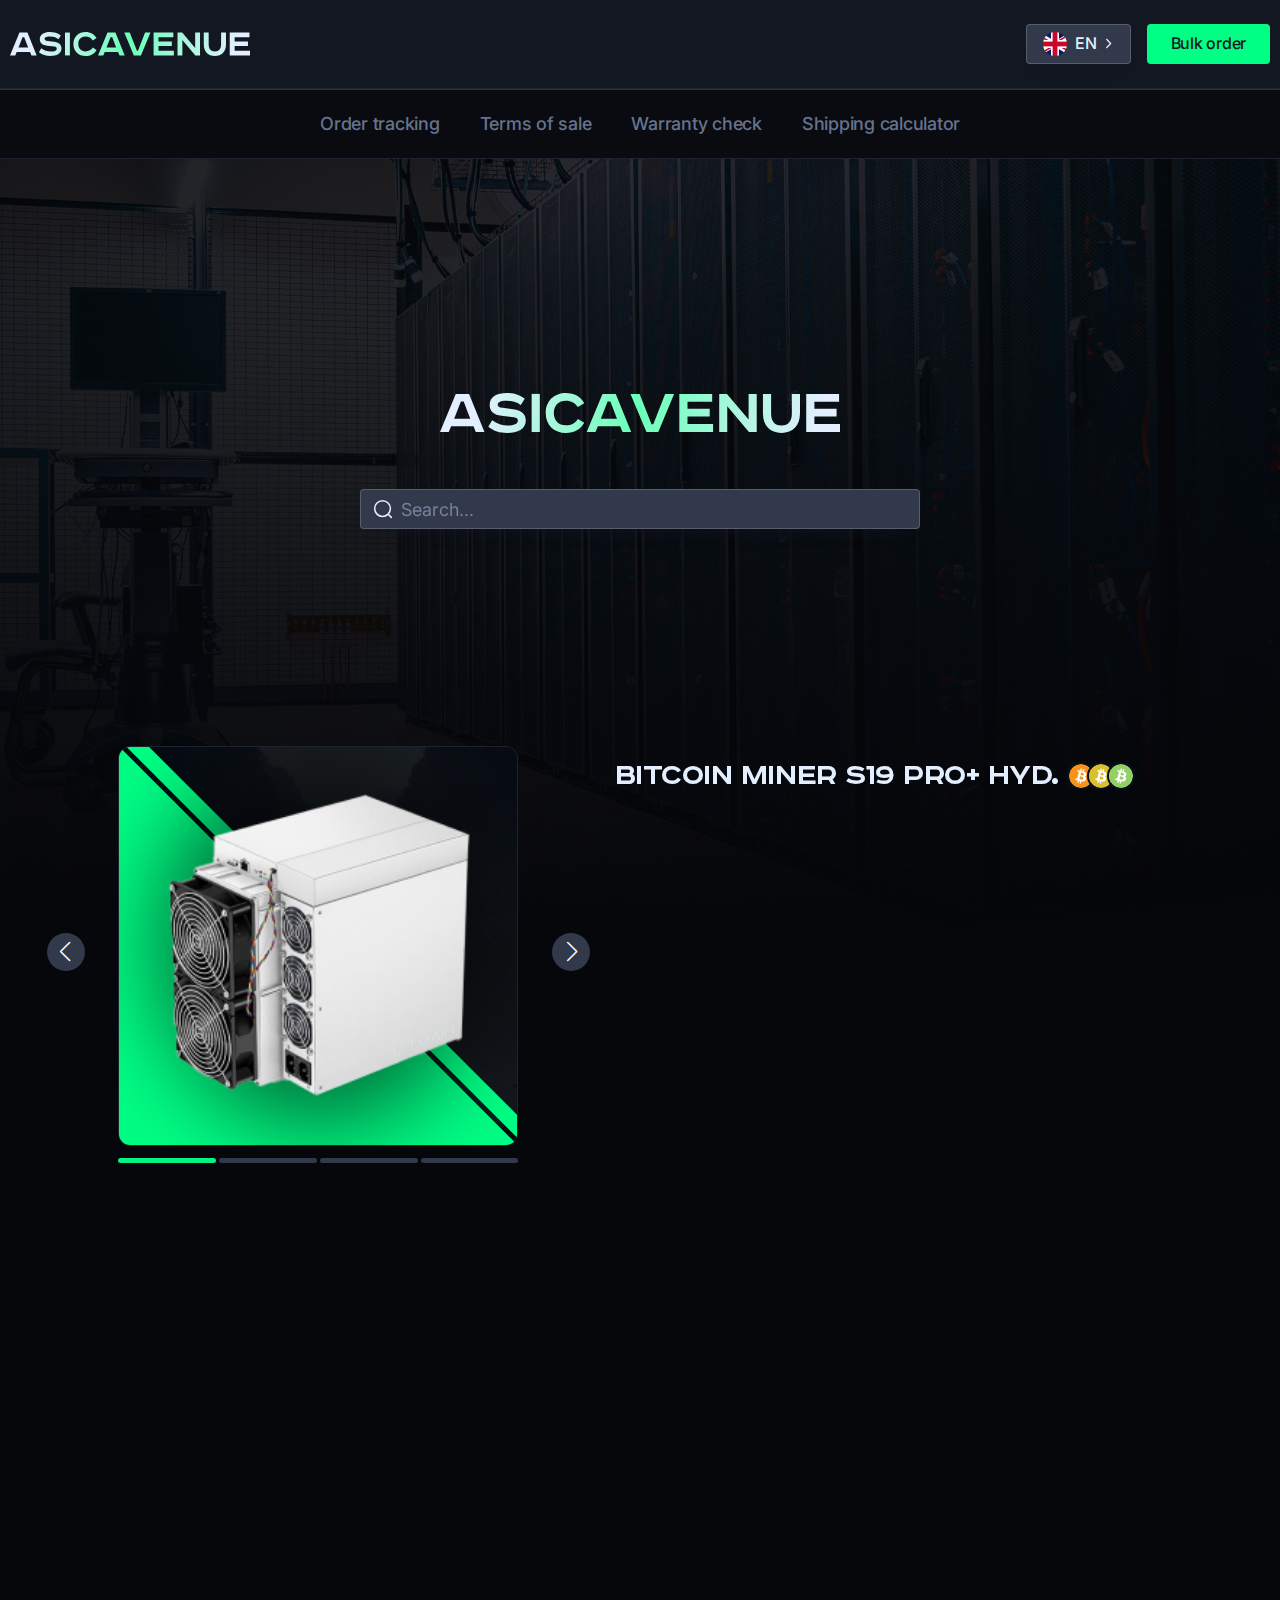
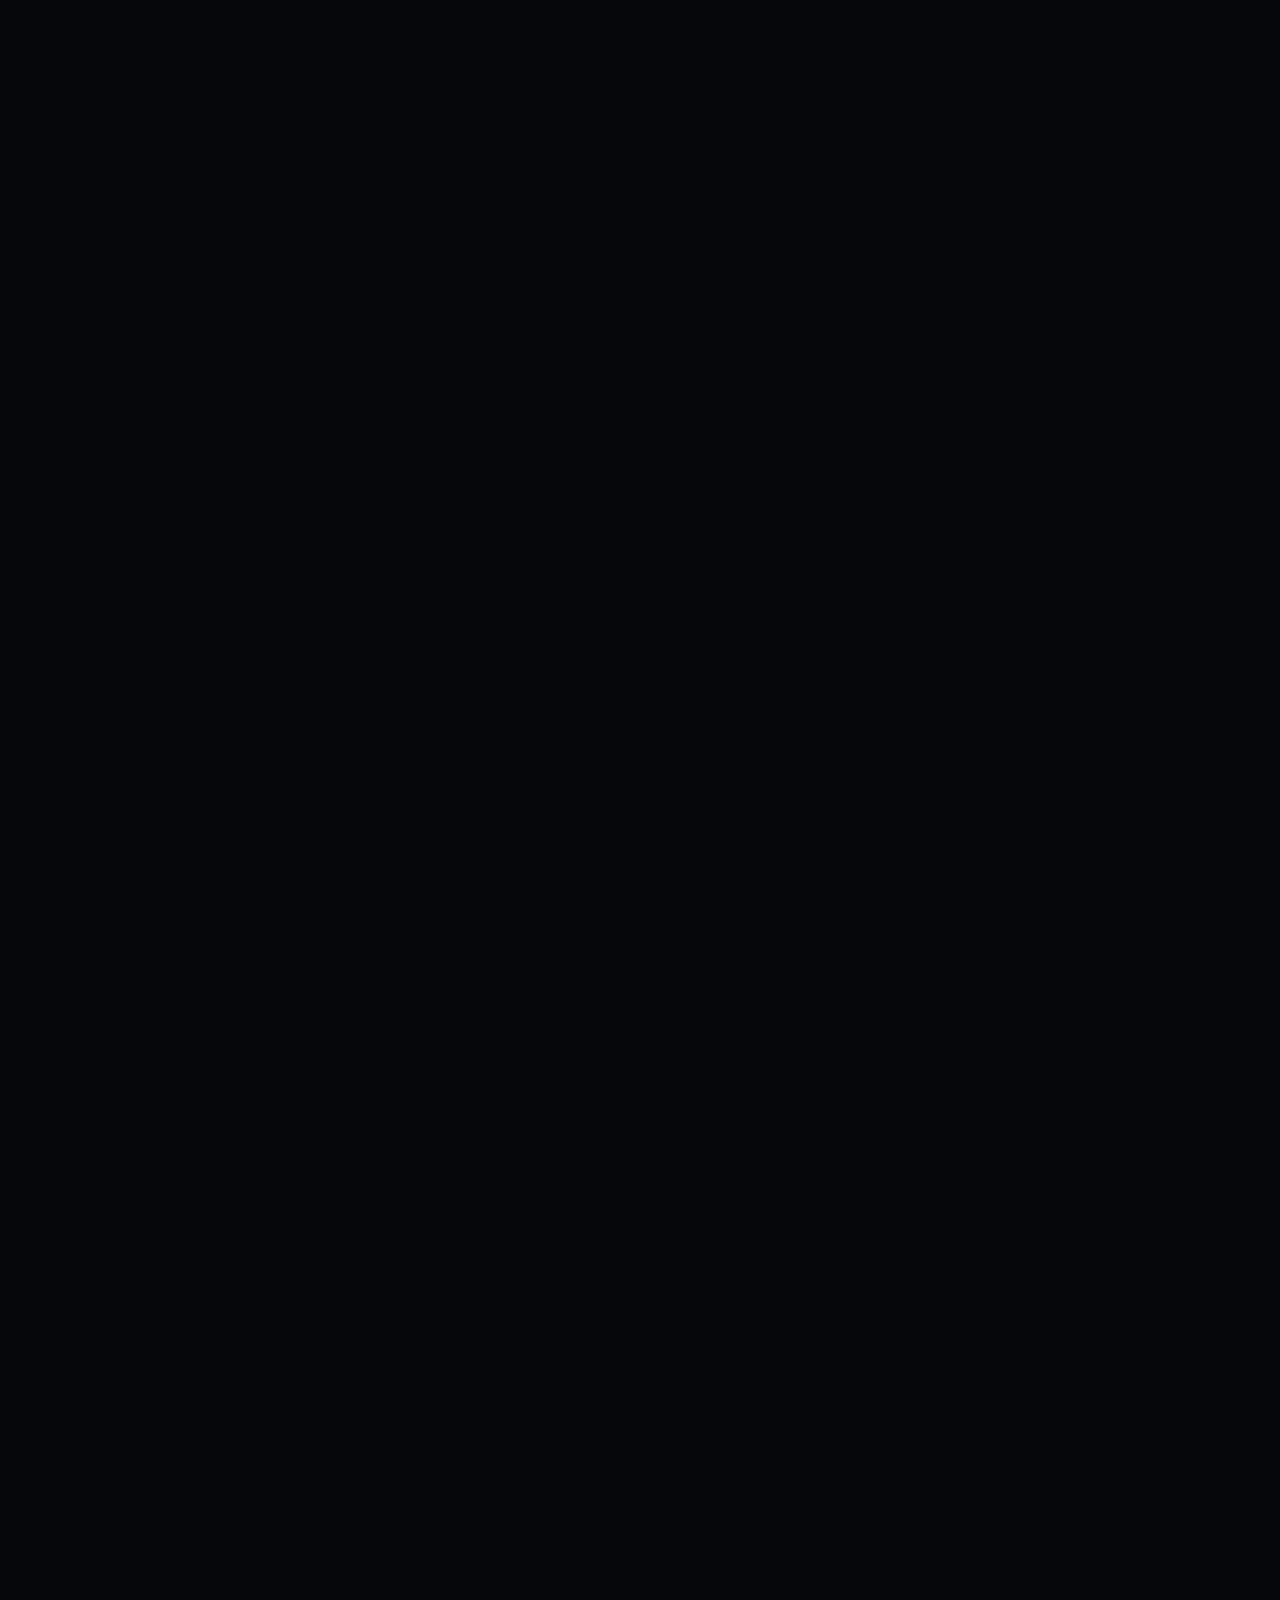
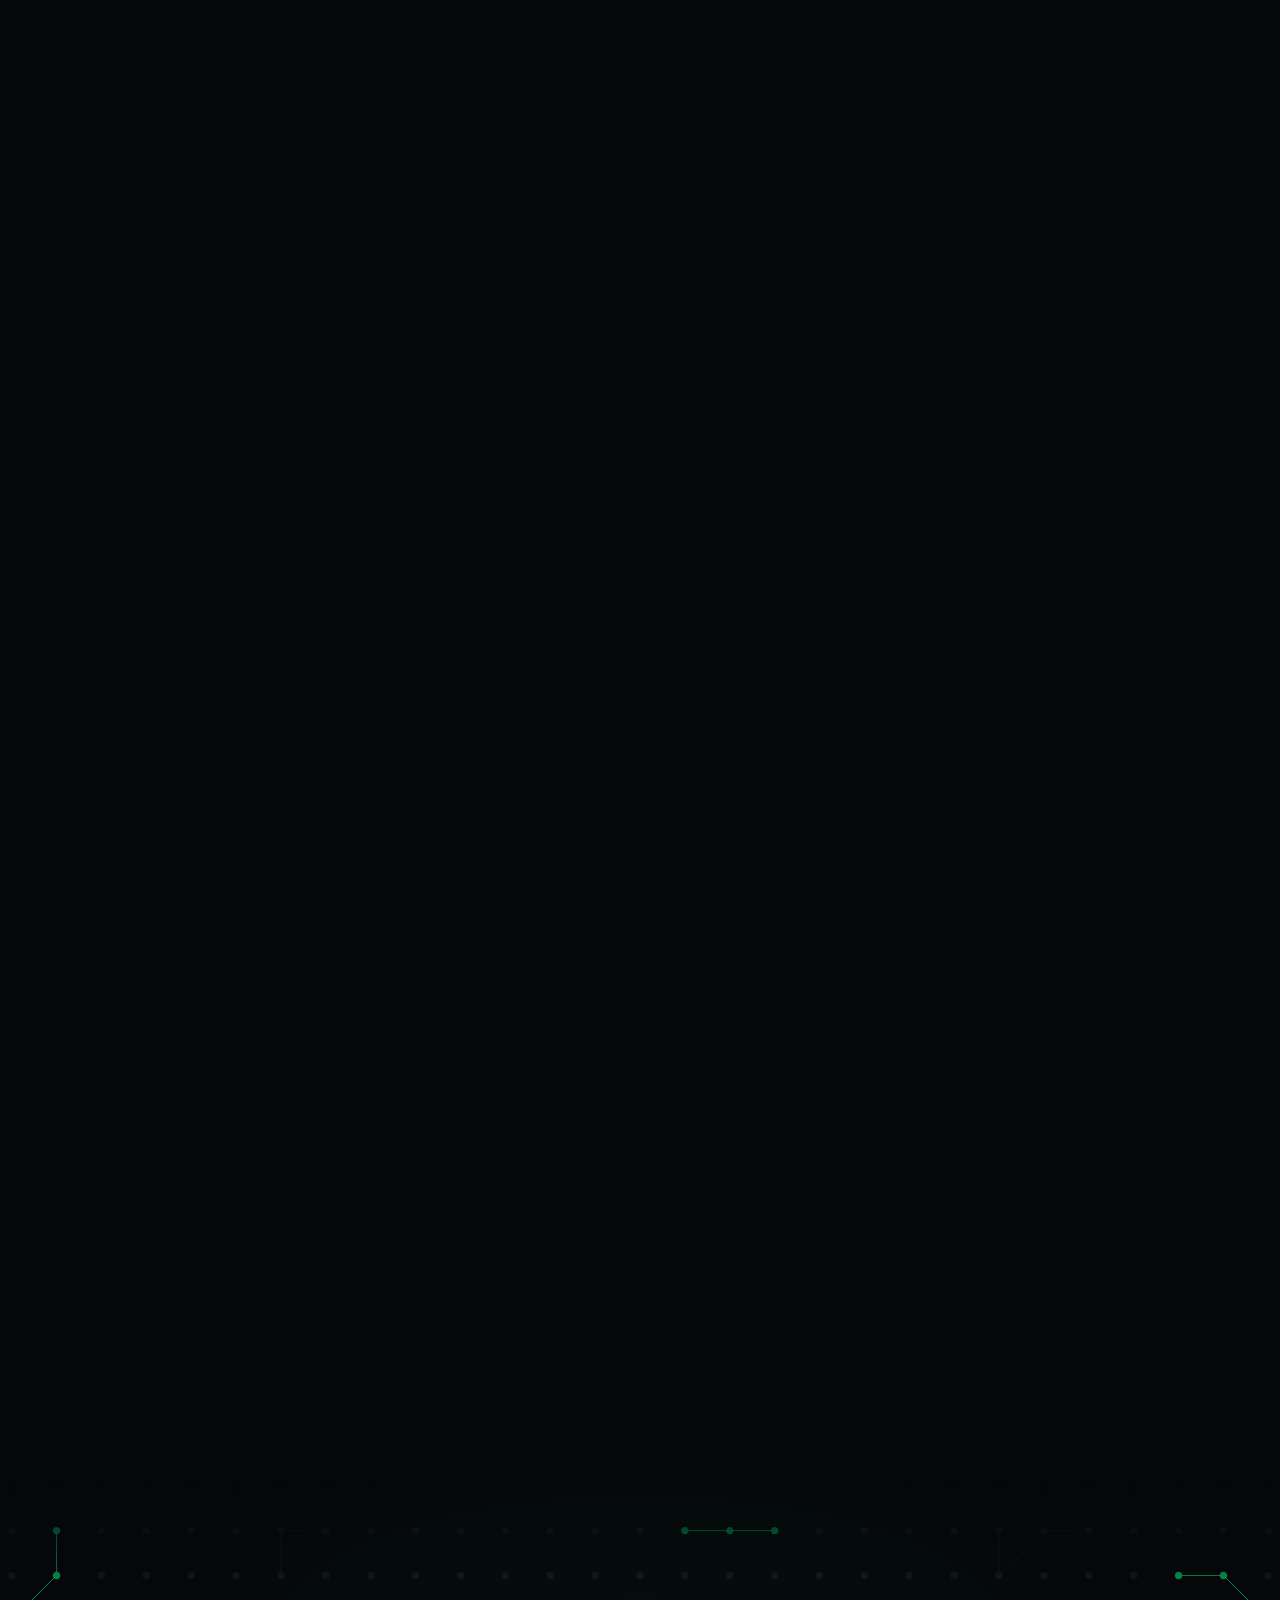
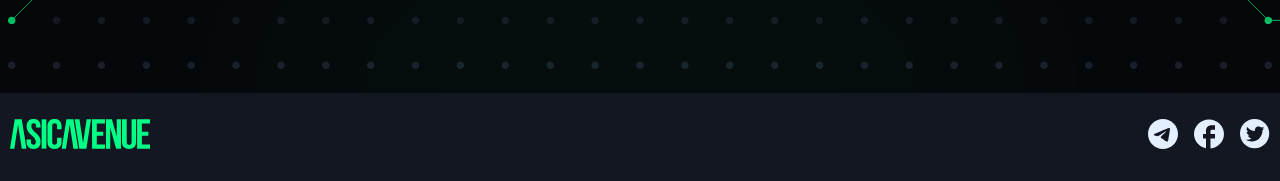
<file: product.html>
<!DOCTYPE html>
<html lang="en">
<head>
    <meta charset="UTF-8">
    <meta name="viewport" content="width=device-width, initial-scale=1.0">
    <title>Asicavenue</title>
    <link rel="stylesheet" href="https://cdn.jsdelivr.net/npm/swiper@11/swiper-bundle.min.css">
    <link href="https://unpkg.com/aos@2.3.1/dist/aos.css" rel="stylesheet">
    <link rel="stylesheet" href="./css/style.css">
</head>
<body>
    <div class="wrapper">
        <header class="header header_simple">
            <div class="header-bottom">
                <div class="header__container">
                    <div class="header__wrapper">
                        <div class="search-frame search-frame_mobile">
                            <div class="search-frame__container">
                                <div class="search-frame__tabs">
                                    <div class="search-frame__tab search-frame__tab_current">
                                        <div class="search-frame__tab-text">BTC / BCH / BSV SHA256</div>
                                    </div>
                                    <div class="search-frame__tab">
                                        <div class="search-frame__tab-text">ETC Ethash</div>
                                    </div>
                                    <div class="search-frame__tab"><div class="search-frame__tab-text">LTC / DOGE Scrypt</div></div>
                                    <div class="search-frame__tab"><div class="search-frame__tab-text">DASH X11</div></div>
                                    <div class="search-frame__tab"><div class="search-frame__tab-text">ZEC Equihash</div></div>
                                    <div class="search-frame__tab"><div class="search-frame__tab-text">KDA Blake2S</div></div>
                                    <div class="search-frame__tab"><div class="search-frame__tab-text">ZCKB Eaglesong</div></div>
                                    <div class="search-frame__tab"><div class="search-frame__tab-text">HNS Blake2B and SHA3</div></div>
                                    <div class="search-frame__tab"><div class="search-frame__tab-text">ANTSPACE</div></div>
                                    <div class="search-frame__tab"><div class="search-frame__tab-text">Accessories</div></div>
                                </div>

                                <div class="search-frame__body search-list">
                                    <div class="search-list__section search-list__section_current">
                                        <div class="prod-card prod-card_vertical">
                                            <a href="#" class="prod-card__preview">
                                                <img src="./img/product/prod1.png" alt="">
                                            </a>
                                            <div class="prod-card__body">
                                                <div class="prod-card__header">
                                                    <a href="#" class="prod-card__title">Bitcoin Miner S19 Pro+ Hyd.</a>
                                                </div>
                                                <span class="prod-card__price">$ 3629</span>
                                                <div class="prod-card__tags">
                                                    <div class="prod-card__tag">141T</div>
                                                    <div class="prod-card__tag">3031.5W</div>
                                                    <div class="prod-card__tag">21.5J/T</div>
                                                </div>
                                            </div>
                                        </div>

                                        <div class="prod-card prod-card_vertical">
                                            <a href="#" class="prod-card__preview">
                                                <img src="./img/product/prod2.png" alt="">
                                            </a>
                                            <div class="prod-card__body">
                                                <div class="prod-card__header">
                                                    <a href="#" class="prod-card__title">Bitcoin Miner S19 Pro+ Hyd.</a>
                                                </div>
                                                <span class="prod-card__price">$ 3629</span>
                                                <div class="prod-card__tags">
                                                    <div class="prod-card__tag">141T</div>
                                                    <div class="prod-card__tag">3031.5W</div>
                                                    <div class="prod-card__tag">21.5J/T</div>
                                                </div>
                                            </div>
                                        </div>

                                        <div class="prod-card prod-card_vertical">
                                            <a href="#" class="prod-card__preview">
                                                <img src="./img/product/prod1.png" alt="">
                                            </a>
                                            <div class="prod-card__body">
                                                <div class="prod-card__header">
                                                    <a href="#" class="prod-card__title">Bitcoin Miner S19 Pro+ Hyd.</a>
                                                </div>
                                                <span class="prod-card__price">$ 3629</span>
                                                <div class="prod-card__tags">
                                                    <div class="prod-card__tag">141T</div>
                                                    <div class="prod-card__tag">3031.5W</div>
                                                    <div class="prod-card__tag">21.5J/T</div>
                                                </div>
                                            </div>
                                        </div>

                                        <div class="prod-card prod-card_vertical">
                                            <a href="#" class="prod-card__preview">
                                                <img src="./img/product/prod2.png" alt="">
                                            </a>
                                            <div class="prod-card__body">
                                                <div class="prod-card__header">
                                                    <a href="#" class="prod-card__title">Bitcoin Miner S19 Pro+ Hyd.</a>
                                                </div>
                                                <span class="prod-card__price">$ 3629</span>
                                                <div class="prod-card__tags">
                                                    <div class="prod-card__tag">141T</div>
                                                    <div class="prod-card__tag">3031.5W</div>
                                                    <div class="prod-card__tag">21.5J/T</div>
                                                </div>
                                            </div>
                                        </div>
                                    </div>
                                    <div class="search-list__section">
                                        <div class="prod-card prod-card_vertical">
                                            <a href="#" class="prod-card__preview">
                                                <img src="./img/product/prod1.png" alt="">
                                            </a>
                                            <div class="prod-card__body">
                                                <div class="prod-card__header">
                                                    <a href="#" class="prod-card__title">Bitcoin Miner S19 Pro+ Hyd.</a>
                                                </div>
                                                <span class="prod-card__price">$ 3629</span>
                                                <div class="prod-card__tags">
                                                    <div class="prod-card__tag">141T</div>
                                                    <div class="prod-card__tag">3031.5W</div>
                                                    <div class="prod-card__tag">21.5J/T</div>
                                                </div>
                                            </div>
                                        </div>

                                        <div class="prod-card prod-card_vertical">
                                            <a href="#" class="prod-card__preview">
                                                <img src="./img/product/prod1.png" alt="">
                                            </a>
                                            <div class="prod-card__body">
                                                <div class="prod-card__header">
                                                    <a href="#" class="prod-card__title">Bitcoin Miner S19 Pro+ Hyd.</a>
                                                </div>
                                                <span class="prod-card__price">$ 3629</span>
                                                <div class="prod-card__tags">
                                                    <div class="prod-card__tag">141T</div>
                                                    <div class="prod-card__tag">3031.5W</div>
                                                    <div class="prod-card__tag">21.5J/T</div>
                                                </div>
                                            </div>
                                        </div>

                                        <div class="prod-card prod-card_vertical">
                                            <a href="#" class="prod-card__preview">
                                                <img src="./img/product/prod2.png" alt="">
                                            </a>
                                            <div class="prod-card__body">
                                                <div class="prod-card__header">
                                                    <a href="#" class="prod-card__title">Bitcoin Miner S19 Pro+ Hyd.</a>
                                                </div>
                                                <span class="prod-card__price">$ 3629</span>
                                                <div class="prod-card__tags">
                                                    <div class="prod-card__tag">141T</div>
                                                    <div class="prod-card__tag">3031.5W</div>
                                                    <div class="prod-card__tag">21.5J/T</div>
                                                </div>
                                            </div>
                                        </div>
                                    </div>
                                    <div class="search-list__section">

                                        <div class="prod-card prod-card_vertical">
                                            <a href="#" class="prod-card__preview">
                                                <img src="./img/product/prod1.png" alt="">
                                            </a>
                                            <div class="prod-card__body">
                                                <div class="prod-card__header">
                                                    <a href="#" class="prod-card__title">Bitcoin Miner S19 Pro+ Hyd.</a>
                                                </div>
                                                <span class="prod-card__price">$ 3629</span>
                                                <div class="prod-card__tags">
                                                    <div class="prod-card__tag">141T</div>
                                                    <div class="prod-card__tag">3031.5W</div>
                                                    <div class="prod-card__tag">21.5J/T</div>
                                                </div>
                                            </div>
                                        </div>

                                        <div class="prod-card prod-card_vertical">
                                            <a href="#" class="prod-card__preview">
                                                <img src="./img/product/prod2.png" alt="">
                                            </a>
                                            <div class="prod-card__body">
                                                <div class="prod-card__header">
                                                    <a href="#" class="prod-card__title">Bitcoin Miner S19 Pro+ Hyd.</a>
                                                </div>
                                                <span class="prod-card__price">$ 3629</span>
                                                <div class="prod-card__tags">
                                                    <div class="prod-card__tag">141T</div>
                                                    <div class="prod-card__tag">3031.5W</div>
                                                    <div class="prod-card__tag">21.5J/T</div>
                                                </div>
                                            </div>
                                        </div>
                                    </div>
                                    <div class="search-list__section">

                                        <div class="prod-card prod-card_vertical">
                                            <a href="#" class="prod-card__preview">
                                                <img src="./img/product/prod2.png" alt="">
                                            </a>
                                            <div class="prod-card__body">
                                                <div class="prod-card__header">
                                                    <a href="#" class="prod-card__title">Bitcoin Miner S19 Pro+ Hyd.</a>
                                                </div>
                                                <span class="prod-card__price">$ 3629</span>
                                                <div class="prod-card__tags">
                                                    <div class="prod-card__tag">141T</div>
                                                    <div class="prod-card__tag">3031.5W</div>
                                                    <div class="prod-card__tag">21.5J/T</div>
                                                </div>
                                            </div>
                                        </div>
                                    </div>
                                    <div class="search-list__section">
                                        <div class="prod-card prod-card_vertical">
                                            <a href="#" class="prod-card__preview">
                                                <img src="./img/product/prod1.png" alt="">
                                            </a>
                                            <div class="prod-card__body">
                                                <div class="prod-card__header">
                                                    <a href="#" class="prod-card__title">Bitcoin Miner S19 Pro+ Hyd.</a>
                                                </div>
                                                <span class="prod-card__price">$ 3629</span>
                                                <div class="prod-card__tags">
                                                    <div class="prod-card__tag">141T</div>
                                                    <div class="prod-card__tag">3031.5W</div>
                                                    <div class="prod-card__tag">21.5J/T</div>
                                                </div>
                                            </div>
                                        </div>

                                        <div class="prod-card prod-card_vertical">
                                            <a href="#" class="prod-card__preview">
                                                <img src="./img/product/prod1.png" alt="">
                                            </a>
                                            <div class="prod-card__body">
                                                <div class="prod-card__header">
                                                    <a href="#" class="prod-card__title">Bitcoin Miner S19 Pro+ Hyd.</a>
                                                </div>
                                                <span class="prod-card__price">$ 3629</span>
                                                <div class="prod-card__tags">
                                                    <div class="prod-card__tag">141T</div>
                                                    <div class="prod-card__tag">3031.5W</div>
                                                    <div class="prod-card__tag">21.5J/T</div>
                                                </div>
                                            </div>
                                        </div>

                                        <div class="prod-card prod-card_vertical">
                                            <a href="#" class="prod-card__preview">
                                                <img src="./img/product/prod2.png" alt="">
                                            </a>
                                            <div class="prod-card__body">
                                                <div class="prod-card__header">
                                                    <a href="#" class="prod-card__title">Bitcoin Miner S19 Pro+ Hyd.</a>
                                                </div>
                                                <span class="prod-card__price">$ 3629</span>
                                                <div class="prod-card__tags">
                                                    <div class="prod-card__tag">141T</div>
                                                    <div class="prod-card__tag">3031.5W</div>
                                                    <div class="prod-card__tag">21.5J/T</div>
                                                </div>
                                            </div>
                                        </div>
                                    </div>
                                    <div class="search-list__section">

                                        <div class="prod-card prod-card_vertical">
                                            <a href="#" class="prod-card__preview">
                                                <img src="./img/product/prod1.png" alt="">
                                            </a>
                                            <div class="prod-card__body">
                                                <div class="prod-card__header">
                                                    <a href="#" class="prod-card__title">Bitcoin Miner S19 Pro+ Hyd.</a>
                                                </div>
                                                <span class="prod-card__price">$ 3629</span>
                                                <div class="prod-card__tags">
                                                    <div class="prod-card__tag">141T</div>
                                                    <div class="prod-card__tag">3031.5W</div>
                                                    <div class="prod-card__tag">21.5J/T</div>
                                                </div>
                                            </div>
                                        </div>

                                        <div class="prod-card prod-card_vertical">
                                            <a href="#" class="prod-card__preview">
                                                <img src="./img/product/prod2.png" alt="">
                                            </a>
                                            <div class="prod-card__body">
                                                <div class="prod-card__header">
                                                    <a href="#" class="prod-card__title">Bitcoin Miner S19 Pro+ Hyd.</a>
                                                </div>
                                                <span class="prod-card__price">$ 3629</span>
                                                <div class="prod-card__tags">
                                                    <div class="prod-card__tag">141T</div>
                                                    <div class="prod-card__tag">3031.5W</div>
                                                    <div class="prod-card__tag">21.5J/T</div>
                                                </div>
                                            </div>
                                        </div>
                                    </div>
                                    <div class="search-list__section">

                                        <div class="prod-card prod-card_vertical">
                                            <a href="#" class="prod-card__preview">
                                                <img src="./img/product/prod2.png" alt="">
                                            </a>
                                            <div class="prod-card__body">
                                                <div class="prod-card__header">
                                                    <a href="#" class="prod-card__title">Bitcoin Miner S19 Pro+ Hyd.</a>
                                                </div>
                                                <span class="prod-card__price">$ 3629</span>
                                                <div class="prod-card__tags">
                                                    <div class="prod-card__tag">141T</div>
                                                    <div class="prod-card__tag">3031.5W</div>
                                                    <div class="prod-card__tag">21.5J/T</div>
                                                </div>
                                            </div>
                                        </div>
                                    </div>
                                    <div class="search-list__section">
                                        <div class="prod-card prod-card_vertical">
                                            <a href="#" class="prod-card__preview">
                                                <img src="./img/product/prod1.png" alt="">
                                            </a>
                                            <div class="prod-card__body">
                                                <div class="prod-card__header">
                                                    <a href="#" class="prod-card__title">Bitcoin Miner S19 Pro+ Hyd.</a>
                                                </div>
                                                <span class="prod-card__price">$ 3629</span>
                                                <div class="prod-card__tags">
                                                    <div class="prod-card__tag">141T</div>
                                                    <div class="prod-card__tag">3031.5W</div>
                                                    <div class="prod-card__tag">21.5J/T</div>
                                                </div>
                                            </div>
                                        </div>

                                        <div class="prod-card prod-card_vertical">
                                            <a href="#" class="prod-card__preview">
                                                <img src="./img/product/prod1.png" alt="">
                                            </a>
                                            <div class="prod-card__body">
                                                <div class="prod-card__header">
                                                    <a href="#" class="prod-card__title">Bitcoin Miner S19 Pro+ Hyd.</a>
                                                </div>
                                                <span class="prod-card__price">$ 3629</span>
                                                <div class="prod-card__tags">
                                                    <div class="prod-card__tag">141T</div>
                                                    <div class="prod-card__tag">3031.5W</div>
                                                    <div class="prod-card__tag">21.5J/T</div>
                                                </div>
                                            </div>
                                        </div>

                                        <div class="prod-card prod-card_vertical">
                                            <a href="#" class="prod-card__preview">
                                                <img src="./img/product/prod2.png" alt="">
                                            </a>
                                            <div class="prod-card__body">
                                                <div class="prod-card__header">
                                                    <a href="#" class="prod-card__title">Bitcoin Miner S19 Pro+ Hyd.</a>
                                                </div>
                                                <span class="prod-card__price">$ 3629</span>
                                                <div class="prod-card__tags">
                                                    <div class="prod-card__tag">141T</div>
                                                    <div class="prod-card__tag">3031.5W</div>
                                                    <div class="prod-card__tag">21.5J/T</div>
                                                </div>
                                            </div>
                                        </div>
                                    </div>
                                    <div class="search-list__section">

                                        <div class="prod-card prod-card_vertical">
                                            <a href="#" class="prod-card__preview">
                                                <img src="./img/product/prod1.png" alt="">
                                            </a>
                                            <div class="prod-card__body">
                                                <div class="prod-card__header">
                                                    <a href="#" class="prod-card__title">Bitcoin Miner S19 Pro+ Hyd.</a>
                                                </div>
                                                <span class="prod-card__price">$ 3629</span>
                                                <div class="prod-card__tags">
                                                    <div class="prod-card__tag">141T</div>
                                                    <div class="prod-card__tag">3031.5W</div>
                                                    <div class="prod-card__tag">21.5J/T</div>
                                                </div>
                                            </div>
                                        </div>

                                        <div class="prod-card prod-card_vertical">
                                            <a href="#" class="prod-card__preview">
                                                <img src="./img/product/prod2.png" alt="">
                                            </a>
                                            <div class="prod-card__body">
                                                <div class="prod-card__header">
                                                    <a href="#" class="prod-card__title">Bitcoin Miner S19 Pro+ Hyd.</a>
                                                </div>
                                                <span class="prod-card__price">$ 3629</span>
                                                <div class="prod-card__tags">
                                                    <div class="prod-card__tag">141T</div>
                                                    <div class="prod-card__tag">3031.5W</div>
                                                    <div class="prod-card__tag">21.5J/T</div>
                                                </div>
                                            </div>
                                        </div>
                                    </div>
                                    <div class="search-list__section">

                                        <div class="prod-card prod-card_vertical">
                                            <a href="#" class="prod-card__preview">
                                                <img src="./img/product/prod2.png" alt="">
                                            </a>
                                            <div class="prod-card__body">
                                                <div class="prod-card__header">
                                                    <a href="#" class="prod-card__title">Bitcoin Miner S19 Pro+ Hyd.</a>
                                                </div>
                                                <span class="prod-card__price">$ 3629</span>
                                                <div class="prod-card__tags">
                                                    <div class="prod-card__tag">141T</div>
                                                    <div class="prod-card__tag">3031.5W</div>
                                                    <div class="prod-card__tag">21.5J/T</div>
                                                </div>
                                            </div>
                                        </div>
                                    </div>
                                </div>
                            </div>
                        </div>

                        <ul class="header-bottom__nav">
                            <li><a href="#" class="header-bottom__link">Order tracking</a></li>
                            <li><a href="#" class="header-bottom__link">Terms of sale</a></li>
                            <li><a href="#" class="header-bottom__link">Warranty check</a></li>
                            <li><a href="#" class="header-bottom__link">Shipping calculator</a></li>
                        </ul>

                        <div class="header-bottom__other">
                            <div class="search-field">
                                <div class="search-field__icon">
                                    <img src="./img/icons/search-icon.svg" alt="">
                                </div>

                                <input type="text" class="search-field__input main-search" placeholder="Search...">
                            </div>

                            <div class="user-actions">
                                <div class="change-lang dropdown">
                                    <div class="dropdown__header">
                                        <div class="dropdown__current">
                                            <div class="change-lang__el">
                                                <div class="change-lang__icon">
                                                    <img src="./img/flag/en.png" alt="">
                                                </div>
                                                <span class="change-lang__text">en</span>
                                            </div>
                                        </div>
                                        <div class="dropdown__icon"><img src="./img/icons/arrow-bottom.svg" alt=""></div>
                                    </div>
                                    <div class="dropdown__body">
                                        <div class="dropdown__item">
                                            <div class="change-lang__el">
                                                <div class="change-lang__icon">
                                                    <img src="./img/flag/en.png" alt="">
                                                </div>
                                                <span class="change-lang__text">en</span>
                                            </div>
                                        </div>
                                        <div class="dropdown__item">
                                            <div class="change-lang__el">
                                                <div class="change-lang__icon">
                                                    <img src="./img/flag/gr.png" alt="">
                                                </div>
                                                <span class="change-lang__text">gr</span>
                                            </div>
                                        </div>
                                        <div class="dropdown__item">
                                            <div class="change-lang__el">
                                                <div class="change-lang__icon">
                                                    <img src="./img/flag/sp.png" alt="">
                                                </div>
                                                <span class="change-lang__text">sp</span>
                                            </div>
                                        </div>
                                    </div>
                                </div>

                                <button class="user-actions__button button">Bulk order</button>
                            </div>
                        </div>
                    </div>
                </div>
            </div>

            <div class="search-frame search-frame_desktop">
                <div class="search-frame__container">
                    <div class="search-frame__tabs">
                        <div class="search-frame__tab search-frame__tab_current">
                            <div class="search-frame__tab-text">BTC / BCH / BSV SHA256</div>
                        </div>
                        <div class="search-frame__tab">
                            <div class="search-frame__tab-text">ETC Ethash</div>
                        </div>
                        <div class="search-frame__tab"><div class="search-frame__tab-text">LTC / DOGE Scrypt</div></div>
                        <div class="search-frame__tab"><div class="search-frame__tab-text">DASH X11</div></div>
                        <div class="search-frame__tab"><div class="search-frame__tab-text">ZEC Equihash</div></div>
                        <div class="search-frame__tab"><div class="search-frame__tab-text">KDA Blake2S</div></div>
                        <div class="search-frame__tab"><div class="search-frame__tab-text">ZCKB Eaglesong</div></div>
                        <div class="search-frame__tab"><div class="search-frame__tab-text">HNS Blake2B and SHA3</div></div>
                        <div class="search-frame__tab"><div class="search-frame__tab-text">ANTSPACE</div></div>
                        <div class="search-frame__tab"><div class="search-frame__tab-text">Accessories</div></div>
                    </div>

                    <div class="search-frame__body search-list">
                        <div class="search-list__section search-list__section_current">
                            <div class="prod-card prod-card_vertical">
                                <a href="#" class="prod-card__preview">
                                    <img src="./img/product/prod1.png" alt="">
                                </a>
                                <div class="prod-card__body">
                                    <div class="prod-card__header">
                                        <a href="#" class="prod-card__title">Bitcoin Miner S19 Pro+ Hyd.</a>
                                    </div>
                                    <span class="prod-card__price">$ 3629</span>
                                    <div class="prod-card__tags">
                                        <div class="prod-card__tag">141T</div>
                                        <div class="prod-card__tag">3031.5W</div>
                                        <div class="prod-card__tag">21.5J/T</div>
                                    </div>
                                </div>
                            </div>

                            <div class="prod-card prod-card_vertical">
                                <a href="#" class="prod-card__preview">
                                    <img src="./img/product/prod2.png" alt="">
                                </a>
                                <div class="prod-card__body">
                                    <div class="prod-card__header">
                                        <a href="#" class="prod-card__title">Bitcoin Miner S19 Pro+ Hyd.</a>
                                    </div>
                                    <span class="prod-card__price">$ 3629</span>
                                    <div class="prod-card__tags">
                                        <div class="prod-card__tag">141T</div>
                                        <div class="prod-card__tag">3031.5W</div>
                                        <div class="prod-card__tag">21.5J/T</div>
                                    </div>
                                </div>
                            </div>

                            <div class="prod-card prod-card_vertical">
                                <a href="#" class="prod-card__preview">
                                    <img src="./img/product/prod1.png" alt="">
                                </a>
                                <div class="prod-card__body">
                                    <div class="prod-card__header">
                                        <a href="#" class="prod-card__title">Bitcoin Miner S19 Pro+ Hyd.</a>
                                    </div>
                                    <span class="prod-card__price">$ 3629</span>
                                    <div class="prod-card__tags">
                                        <div class="prod-card__tag">141T</div>
                                        <div class="prod-card__tag">3031.5W</div>
                                        <div class="prod-card__tag">21.5J/T</div>
                                    </div>
                                </div>
                            </div>

                            <div class="prod-card prod-card_vertical">
                                <a href="#" class="prod-card__preview">
                                    <img src="./img/product/prod2.png" alt="">
                                </a>
                                <div class="prod-card__body">
                                    <div class="prod-card__header">
                                        <a href="#" class="prod-card__title">Bitcoin Miner S19 Pro+ Hyd.</a>
                                    </div>
                                    <span class="prod-card__price">$ 3629</span>
                                    <div class="prod-card__tags">
                                        <div class="prod-card__tag">141T</div>
                                        <div class="prod-card__tag">3031.5W</div>
                                        <div class="prod-card__tag">21.5J/T</div>
                                    </div>
                                </div>
                            </div>
                        </div>
                        <div class="search-list__section">
                            <div class="prod-card prod-card_vertical">
                                <a href="#" class="prod-card__preview">
                                    <img src="./img/product/prod1.png" alt="">
                                </a>
                                <div class="prod-card__body">
                                    <div class="prod-card__header">
                                        <a href="#" class="prod-card__title">Bitcoin Miner S19 Pro+ Hyd.</a>
                                    </div>
                                    <span class="prod-card__price">$ 3629</span>
                                    <div class="prod-card__tags">
                                        <div class="prod-card__tag">141T</div>
                                        <div class="prod-card__tag">3031.5W</div>
                                        <div class="prod-card__tag">21.5J/T</div>
                                    </div>
                                </div>
                            </div>

                            <div class="prod-card prod-card_vertical">
                                <a href="#" class="prod-card__preview">
                                    <img src="./img/product/prod1.png" alt="">
                                </a>
                                <div class="prod-card__body">
                                    <div class="prod-card__header">
                                        <a href="#" class="prod-card__title">Bitcoin Miner S19 Pro+ Hyd.</a>
                                    </div>
                                    <span class="prod-card__price">$ 3629</span>
                                    <div class="prod-card__tags">
                                        <div class="prod-card__tag">141T</div>
                                        <div class="prod-card__tag">3031.5W</div>
                                        <div class="prod-card__tag">21.5J/T</div>
                                    </div>
                                </div>
                            </div>

                            <div class="prod-card prod-card_vertical">
                                <a href="#" class="prod-card__preview">
                                    <img src="./img/product/prod2.png" alt="">
                                </a>
                                <div class="prod-card__body">
                                    <div class="prod-card__header">
                                        <a href="#" class="prod-card__title">Bitcoin Miner S19 Pro+ Hyd.</a>
                                    </div>
                                    <span class="prod-card__price">$ 3629</span>
                                    <div class="prod-card__tags">
                                        <div class="prod-card__tag">141T</div>
                                        <div class="prod-card__tag">3031.5W</div>
                                        <div class="prod-card__tag">21.5J/T</div>
                                    </div>
                                </div>
                            </div>
                        </div>
                        <div class="search-list__section">

                            <div class="prod-card prod-card_vertical">
                                <a href="#" class="prod-card__preview">
                                    <img src="./img/product/prod1.png" alt="">
                                </a>
                                <div class="prod-card__body">
                                    <div class="prod-card__header">
                                        <a href="#" class="prod-card__title">Bitcoin Miner S19 Pro+ Hyd.</a>
                                    </div>
                                    <span class="prod-card__price">$ 3629</span>
                                    <div class="prod-card__tags">
                                        <div class="prod-card__tag">141T</div>
                                        <div class="prod-card__tag">3031.5W</div>
                                        <div class="prod-card__tag">21.5J/T</div>
                                    </div>
                                </div>
                            </div>

                            <div class="prod-card prod-card_vertical">
                                <a href="#" class="prod-card__preview">
                                    <img src="./img/product/prod2.png" alt="">
                                </a>
                                <div class="prod-card__body">
                                    <div class="prod-card__header">
                                        <a href="#" class="prod-card__title">Bitcoin Miner S19 Pro+ Hyd.</a>
                                    </div>
                                    <span class="prod-card__price">$ 3629</span>
                                    <div class="prod-card__tags">
                                        <div class="prod-card__tag">141T</div>
                                        <div class="prod-card__tag">3031.5W</div>
                                        <div class="prod-card__tag">21.5J/T</div>
                                    </div>
                                </div>
                            </div>
                        </div>
                        <div class="search-list__section">

                            <div class="prod-card prod-card_vertical">
                                <a href="#" class="prod-card__preview">
                                    <img src="./img/product/prod2.png" alt="">
                                </a>
                                <div class="prod-card__body">
                                    <div class="prod-card__header">
                                        <a href="#" class="prod-card__title">Bitcoin Miner S19 Pro+ Hyd.</a>
                                    </div>
                                    <span class="prod-card__price">$ 3629</span>
                                    <div class="prod-card__tags">
                                        <div class="prod-card__tag">141T</div>
                                        <div class="prod-card__tag">3031.5W</div>
                                        <div class="prod-card__tag">21.5J/T</div>
                                    </div>
                                </div>
                            </div>
                        </div>
                        <div class="search-list__section">
                            <div class="prod-card prod-card_vertical">
                                <a href="#" class="prod-card__preview">
                                    <img src="./img/product/prod1.png" alt="">
                                </a>
                                <div class="prod-card__body">
                                    <div class="prod-card__header">
                                        <a href="#" class="prod-card__title">Bitcoin Miner S19 Pro+ Hyd.</a>
                                    </div>
                                    <span class="prod-card__price">$ 3629</span>
                                    <div class="prod-card__tags">
                                        <div class="prod-card__tag">141T</div>
                                        <div class="prod-card__tag">3031.5W</div>
                                        <div class="prod-card__tag">21.5J/T</div>
                                    </div>
                                </div>
                            </div>

                            <div class="prod-card prod-card_vertical">
                                <a href="#" class="prod-card__preview">
                                    <img src="./img/product/prod1.png" alt="">
                                </a>
                                <div class="prod-card__body">
                                    <div class="prod-card__header">
                                        <a href="#" class="prod-card__title">Bitcoin Miner S19 Pro+ Hyd.</a>
                                    </div>
                                    <span class="prod-card__price">$ 3629</span>
                                    <div class="prod-card__tags">
                                        <div class="prod-card__tag">141T</div>
                                        <div class="prod-card__tag">3031.5W</div>
                                        <div class="prod-card__tag">21.5J/T</div>
                                    </div>
                                </div>
                            </div>

                            <div class="prod-card prod-card_vertical">
                                <a href="#" class="prod-card__preview">
                                    <img src="./img/product/prod2.png" alt="">
                                </a>
                                <div class="prod-card__body">
                                    <div class="prod-card__header">
                                        <a href="#" class="prod-card__title">Bitcoin Miner S19 Pro+ Hyd.</a>
                                    </div>
                                    <span class="prod-card__price">$ 3629</span>
                                    <div class="prod-card__tags">
                                        <div class="prod-card__tag">141T</div>
                                        <div class="prod-card__tag">3031.5W</div>
                                        <div class="prod-card__tag">21.5J/T</div>
                                    </div>
                                </div>
                            </div>
                        </div>
                        <div class="search-list__section">

                            <div class="prod-card prod-card_vertical">
                                <a href="#" class="prod-card__preview">
                                    <img src="./img/product/prod1.png" alt="">
                                </a>
                                <div class="prod-card__body">
                                    <div class="prod-card__header">
                                        <a href="#" class="prod-card__title">Bitcoin Miner S19 Pro+ Hyd.</a>
                                    </div>
                                    <span class="prod-card__price">$ 3629</span>
                                    <div class="prod-card__tags">
                                        <div class="prod-card__tag">141T</div>
                                        <div class="prod-card__tag">3031.5W</div>
                                        <div class="prod-card__tag">21.5J/T</div>
                                    </div>
                                </div>
                            </div>

                            <div class="prod-card prod-card_vertical">
                                <a href="#" class="prod-card__preview">
                                    <img src="./img/product/prod2.png" alt="">
                                </a>
                                <div class="prod-card__body">
                                    <div class="prod-card__header">
                                        <a href="#" class="prod-card__title">Bitcoin Miner S19 Pro+ Hyd.</a>
                                    </div>
                                    <span class="prod-card__price">$ 3629</span>
                                    <div class="prod-card__tags">
                                        <div class="prod-card__tag">141T</div>
                                        <div class="prod-card__tag">3031.5W</div>
                                        <div class="prod-card__tag">21.5J/T</div>
                                    </div>
                                </div>
                            </div>
                        </div>
                        <div class="search-list__section">

                            <div class="prod-card prod-card_vertical">
                                <a href="#" class="prod-card__preview">
                                    <img src="./img/product/prod2.png" alt="">
                                </a>
                                <div class="prod-card__body">
                                    <div class="prod-card__header">
                                        <a href="#" class="prod-card__title">Bitcoin Miner S19 Pro+ Hyd.</a>
                                    </div>
                                    <span class="prod-card__price">$ 3629</span>
                                    <div class="prod-card__tags">
                                        <div class="prod-card__tag">141T</div>
                                        <div class="prod-card__tag">3031.5W</div>
                                        <div class="prod-card__tag">21.5J/T</div>
                                    </div>
                                </div>
                            </div>
                        </div>
                        <div class="search-list__section">
                            <div class="prod-card prod-card_vertical">
                                <a href="#" class="prod-card__preview">
                                    <img src="./img/product/prod1.png" alt="">
                                </a>
                                <div class="prod-card__body">
                                    <div class="prod-card__header">
                                        <a href="#" class="prod-card__title">Bitcoin Miner S19 Pro+ Hyd.</a>
                                    </div>
                                    <span class="prod-card__price">$ 3629</span>
                                    <div class="prod-card__tags">
                                        <div class="prod-card__tag">141T</div>
                                        <div class="prod-card__tag">3031.5W</div>
                                        <div class="prod-card__tag">21.5J/T</div>
                                    </div>
                                </div>
                            </div>

                            <div class="prod-card prod-card_vertical">
                                <a href="#" class="prod-card__preview">
                                    <img src="./img/product/prod1.png" alt="">
                                </a>
                                <div class="prod-card__body">
                                    <div class="prod-card__header">
                                        <a href="#" class="prod-card__title">Bitcoin Miner S19 Pro+ Hyd.</a>
                                    </div>
                                    <span class="prod-card__price">$ 3629</span>
                                    <div class="prod-card__tags">
                                        <div class="prod-card__tag">141T</div>
                                        <div class="prod-card__tag">3031.5W</div>
                                        <div class="prod-card__tag">21.5J/T</div>
                                    </div>
                                </div>
                            </div>

                            <div class="prod-card prod-card_vertical">
                                <a href="#" class="prod-card__preview">
                                    <img src="./img/product/prod2.png" alt="">
                                </a>
                                <div class="prod-card__body">
                                    <div class="prod-card__header">
                                        <a href="#" class="prod-card__title">Bitcoin Miner S19 Pro+ Hyd.</a>
                                    </div>
                                    <span class="prod-card__price">$ 3629</span>
                                    <div class="prod-card__tags">
                                        <div class="prod-card__tag">141T</div>
                                        <div class="prod-card__tag">3031.5W</div>
                                        <div class="prod-card__tag">21.5J/T</div>
                                    </div>
                                </div>
                            </div>
                        </div>
                        <div class="search-list__section">

                            <div class="prod-card prod-card_vertical">
                                <a href="#" class="prod-card__preview">
                                    <img src="./img/product/prod1.png" alt="">
                                </a>
                                <div class="prod-card__body">
                                    <div class="prod-card__header">
                                        <a href="#" class="prod-card__title">Bitcoin Miner S19 Pro+ Hyd.</a>
                                    </div>
                                    <span class="prod-card__price">$ 3629</span>
                                    <div class="prod-card__tags">
                                        <div class="prod-card__tag">141T</div>
                                        <div class="prod-card__tag">3031.5W</div>
                                        <div class="prod-card__tag">21.5J/T</div>
                                    </div>
                                </div>
                            </div>

                            <div class="prod-card prod-card_vertical">
                                <a href="#" class="prod-card__preview">
                                    <img src="./img/product/prod2.png" alt="">
                                </a>
                                <div class="prod-card__body">
                                    <div class="prod-card__header">
                                        <a href="#" class="prod-card__title">Bitcoin Miner S19 Pro+ Hyd.</a>
                                    </div>
                                    <span class="prod-card__price">$ 3629</span>
                                    <div class="prod-card__tags">
                                        <div class="prod-card__tag">141T</div>
                                        <div class="prod-card__tag">3031.5W</div>
                                        <div class="prod-card__tag">21.5J/T</div>
                                    </div>
                                </div>
                            </div>
                        </div>
                        <div class="search-list__section">

                            <div class="prod-card prod-card_vertical">
                                <a href="#" class="prod-card__preview">
                                    <img src="./img/product/prod2.png" alt="">
                                </a>
                                <div class="prod-card__body">
                                    <div class="prod-card__header">
                                        <a href="#" class="prod-card__title">Bitcoin Miner S19 Pro+ Hyd.</a>
                                    </div>
                                    <span class="prod-card__price">$ 3629</span>
                                    <div class="prod-card__tags">
                                        <div class="prod-card__tag">141T</div>
                                        <div class="prod-card__tag">3031.5W</div>
                                        <div class="prod-card__tag">21.5J/T</div>
                                    </div>
                                </div>
                            </div>
                        </div>
                    </div>
                </div>
            </div>

            <div class="header-top">
                <div class="header__container">
                    <div class="header__wrapper">
                        <a href="./index.html" class="header-logo">
                            <img src="./img/header-logo.svg" alt="">
                        </a>

                        <div class="search-field">
                            <div class="search-field__icon">
                                <img src="./img/icons/search-icon.svg" alt="">
                            </div>

                            <input type="text" class="search-field__input main-search" placeholder="Search...">
                        </div>

                        <div class="user-actions">
                            <div class="change-lang dropdown">
                                <div class="dropdown__header">
                                    <div class="dropdown__current">
                                        <div class="change-lang__el">
                                            <div class="change-lang__icon">
                                                <img src="./img/flag/en.png" alt="">
                                            </div>
                                            <span class="change-lang__text">en</span>
                                        </div>
                                    </div>
                                    <div class="dropdown__icon"><img src="./img/icons/arrow-bottom.svg" alt=""></div>
                                </div>
                                <div class="dropdown__body">
                                    <div class="dropdown__item">
                                        <div class="change-lang__el">
                                            <div class="change-lang__icon">
                                                <img src="./img/flag/en.png" alt="">
                                            </div>
                                            <span class="change-lang__text">en</span>
                                        </div>
                                    </div>
                                    <div class="dropdown__item">
                                        <div class="change-lang__el">
                                            <div class="change-lang__icon">
                                                <img src="./img/flag/gr.png" alt="">
                                            </div>
                                            <span class="change-lang__text">gr</span>
                                        </div>
                                    </div>
                                    <div class="dropdown__item">
                                        <div class="change-lang__el">
                                            <div class="change-lang__icon">
                                                <img src="./img/flag/sp.png" alt="">
                                            </div>
                                            <span class="change-lang__text">sp</span>
                                        </div>
                                    </div>
                                </div>
                            </div>

                            <button class="user-actions__button button">Bulk order</button>
                        </div>

                        <button class="burger-btn">
                            <span></span>
                            <span></span>
                            <span></span>
                        </button>
                    </div>
                </div>
            </div>
        </header>
        <main class="main">
            <div class="main__hero hero" data-aos="hero-animation" data-aos-duration="800">
                <div class="hero__container">
                    <div class="hero__wrapper hero__wrapper_small hero__wrapper_catalog">
                        <div class="hero__article hero__article_small">
                            <div class="hero__logo" data-aos="fade-up" data-aos-duration="800">
                                <img src="./img/header-logo.svg" alt="">
                            </div>

                            <div class="hero__search hero__search_main" data-aos="fade-up" data-aos-duration="800" data-aos-delay="200">
                                <div class="search-field ">
                                    <div class="search-field__icon">
                                        <img src="./img/icons/search-icon.svg" alt="">
                                    </div>

                                    <input type="text" class="search-field__input" placeholder="Search...">
                                </div>
                            </div>
                        </div>

                        <div class="hero__prod-banner prod-banner">
                            <div class="prod-banner__preview-parent" data-aos="zoom-in" data-aos-duration="800">
                                <div class="prod-banner__preview prod-banner__preview-slider-hero">
                                    <div class="swiper-wrapper">
                                        <div class="prod-banner__preview-img swiper-slide">
                                            <img src="./img/product/prod2.png" alt="">
                                        </div>
                                        <div class="prod-banner__preview-img swiper-slide">
                                            <img src="./img/product/prod1.png" alt="">
                                        </div>
                                        <div class="prod-banner__preview-img swiper-slide">
                                            <img src="./img/product/prod2.png" alt="">
                                        </div>
                                        <div class="prod-banner__preview-img swiper-slide">
                                            <img src="./img/product/prod1.png" alt="">
                                        </div>
                                    </div>
                                </div>
                                <div class="swiper-pagination prod-banner__pagination"></div>

                                <button class="swiper-button-prev prod-banner__button-prev"></button>
                                <button class="swiper-button-next prod-banner__button-next"></button>
                            </div>

                            <div class="prod-banner__body">
                                <div class="prod-banner__header" data-aos="fade-up" data-aos-duration="800" data-aos-delay="100">
                                    <a href="#" class="prod-banner__title">Bitcoin Miner S19 Pro+ Hyd.</a>
                                    <div class="prod-banner__currency-icons currency-icons-list">
                                        <div class="currency-icons-list__icon">
                                            <img src="./img/currency-icons/btc.svg" alt="">
                                        </div>
                                        <div class="currency-icons-list__icon">
                                            <img src="./img/currency-icons/bch.svg" alt="">
                                        </div>
                                        <div class="currency-icons-list__icon">
                                            <img src="./img/currency-icons/bcv.svg" alt="">
                                        </div>
                                    </div>
                                </div>

                                <div class="prod-descr" data-aos="fade-up" data-aos-duration="800" data-aos-delay="200">
                                    <div class="prod-descr__row">
                                        <span class="prod-descr__title">Function</span>
                                        <span class="prod-descr__value">BTC / BCH / BSV, SHA256, Air-cooling</span>
                                    </div>
                                    <div class="prod-descr__row">
                                        <span class="prod-descr__title">Specifications</span>
                                        <span class="prod-descr__value">141T / 3031.5W / 21.5J/T</span>
                                    </div>
                                    <div class="prod-descr__row">
                                        <span class="prod-descr__title">Price</span>
                                        <span class="prod-descr__value prod-banner__price">$5499</span>
                                    </div>
                                    <div class="prod-descr__row">
                                        <span class="prod-descr__title">Payment method:</span>
                                        <span class="prod-descr__value">USD, BTC, ETC, USDC (ERC20), <br>USDT (ERC20 / TRC20)</span>
                                    </div>
                                    <div class="prod-descr__row">
                                        <span class="prod-descr__title">Manufacturer:</span>
                                        <span class="prod-descr__value">ANTMINER</span>
                                    </div>
                                </div>

                                <div class="prod-banner__buttons" data-aos="fade-up" data-aos-duration="800" data-aos-delay="100">
                                    <button class="prod-banner__button button">Buy now</button>
                                    <button class="prod-banner__button button button_grey">Ask a question</button>
                                </div>
                            </div>
                        </div>
                    </div>
                </div>
            </div>

            <section class="main__prod-about prod-about" data-aos="fade-up" data-aos-duration="800">
                <div class="prod-about__container">
                    <div class="prod-about__wrapper">
                        <div class="prod-about__block">
                            <h3 class="prod-about__title">Product glance</h3>

                            <div class="prod-descr">
                                <div class="prod-descr__row">
                                    <span class="prod-descr__title">Module</span>
                                    <span class="prod-descr__value">S19 XP</span>
                                </div>
                                <div class="prod-descr__row">
                                    <span class="prod-descr__title">Algorithm</span>
                                    <span class="prod-descr__value">BTC / BCH / BSV, SHA256</span>
                                </div>
                                <div class="prod-descr__row">
                                    <span class="prod-descr__title">Hashrate, TH/s:</span>
                                    <span class="prod-descr__value">141 ±3%</span>
                                </div>
                                <div class="prod-descr__row">
                                    <span class="prod-descr__title">Power on wall @25°C, Watt:</span>
                                    <span class="prod-descr__value">3031.5 ±5%</span>
                                </div>
                                <div class="prod-descr__row">
                                    <span class="prod-descr__title">Power efficiency on wall @25°C, J/TH:</span>
                                    <span class="prod-descr__value">21.5 ±5%</span>
                                </div>
                            </div>
                        </div>

                        <div class="prod-about__block">
                            <h3 class="prod-about__title">Environment Requirements</h3>

                            <div class="prod-descr">
                                <div class="prod-descr__row">
                                    <span class="prod-descr__title">Operation temperature,°C:</span>
                                    <span class="prod-descr__value">0~40</span>
                                </div>
                                <div class="prod-descr__row">
                                    <span class="prod-descr__title">Storage temperature,°C:</span>
                                    <span class="prod-descr__value">-20~70</span>
                                </div>
                                <div class="prod-descr__row">
                                    <span class="prod-descr__title">Operation humidity(non-condensing) , RH:</span>
                                    <span class="prod-descr__value">10~90%</span>
                                </div>
                                <div class="prod-descr__row">
                                    <span class="prod-descr__title">Operation altitude, m(3-1):</span>
                                    <span class="prod-descr__value">≤2000</span>
                                </div>
                            </div>
                        </div>

                        <div class="prod-about__block">
                            <h3 class="prod-about__title">Hardware Configuration</h3>

                            <div class="prod-descr">
                                <div class="prod-descr__row">
                                    <span class="prod-descr__title">Networking connection mode:</span>
                                    <span class="prod-descr__value">RJ45 Ethernet 10/100M</span>
                                </div>
                                <div class="prod-descr__row">
                                    <span class="prod-descr__title">Miner Size w/o package:</span>
                                    <span class="prod-descr__value">400*195.5*290</span>
                                </div>
                                <div class="prod-descr__row">
                                    <span class="prod-descr__title">Miner Size with package:</span>
                                    <span class="prod-descr__value">570*316*430</span>
                                </div>
                                <div class="prod-descr__row">
                                    <span class="prod-descr__title">Net weight, kg(2-2):</span>
                                    <span class="prod-descr__value">14.4</span>
                                </div>
                                <div class="prod-descr__row">
                                    <span class="prod-descr__title">Gross weight, kg:</span>
                                    <span class="prod-descr__value">16</span>
                                </div>
                            </div>
                        </div>

                        <div class="prod-about__block">
                            <h3 class="prod-about__title">Hardware Configuration</h3>

                            <div class="prod-descr">
                                <div class="prod-descr__row">
                                    <span class="prod-descr__title">Networking connection mode:</span>
                                    <span class="prod-descr__value">RJ45 Ethernet 10/100M</span>
                                </div>
                                <div class="prod-descr__row">
                                    <span class="prod-descr__title">Miner Size w/o package:</span>
                                    <span class="prod-descr__value">400*195.5*290</span>
                                </div>
                                <div class="prod-descr__row">
                                    <span class="prod-descr__title">Miner Size with package:</span>
                                    <span class="prod-descr__value">570*316*430</span>
                                </div>
                                <div class="prod-descr__row">
                                    <span class="prod-descr__title">Net weight, kg(2-2):</span>
                                    <span class="prod-descr__value">14.4</span>
                                </div>
                                <div class="prod-descr__row">
                                    <span class="prod-descr__title">Gross weight, kg:</span>
                                    <span class="prod-descr__value">16</span>
                                </div>
                            </div>
                        </div>
                    </div>
                </div>
            </section>

            <section class="main__static-article static-article static-article_prod">
                <div class="static-article__container">
                    <div class="static-article__wrapper">
                        <h3 class="static-article__title" data-aos="fade-up" data-aos-duration="800">Note</h3>

                        <ol class="static-article__paragraph static-paragraph static-paragraph_clean static-article__list" data-aos="fade-up" data-aos-duration="800" data-aos-delay="100">
                            <li>To prevent the spread of virus in the firmware, which can cause damage to the ANTMINER S19 series, the setting function of “Secure Boot” has been switched on and the “Root Authority” function has been disabled.</li>
                            <li>If the user fails to use the product in accordance with the given instructions, specifications, and conditions provided, or change the function setting without BITMAIN's prior consent, BITMAIN will not be liable for any damage arising therefrom.</li>
                        </ol>
                        <p class="static-article__paragraph static-paragraph"  data-aos="fade-up" data-aos-duration="800" data-aos-delay="100">
                            (1-1) Caution: Wrong input voltage may probably cause miner damaged
                            <br>(1-2) Max condition: temperature 40°C, altitude 0m
                            <br>(1-3) Two AC input wires, 10A per wire
                            <br>(2-1) ​​​​Including PSU size
                            <br>(2-2) Including PSU weight
                            <br>(3-1) When the miner is used at an altitude from 900m to 2000m, the highest operating temperature decreases by 1℃ for every increase of 300m
                        </p>
                    </div>
                </div>
            </section>

            <section class="main__static-article static-article static-article_prod">
                <div class="static-article__container">
                    <div class="static-article__wrapper">
                        <h3 class="static-article__title" data-aos="fade-up" data-aos-duration="800">Purchasing Guidelines</h3>

                        <ol class="static-article__paragraph static-paragraph static-article__list" data-aos="fade-up" data-aos-duration="800" data-aos-delay="100">
                            <li>If the Hashrate of the final delivered mining machine is lower than 141T, the difference will be refunded according to $/T.</li>
                            <li>The product needs full payment.</li>
                            <li>The shipping costs, customs charges, and taxes(if any) are not included in the retail price shown above.</li>
                            <li>After an order has been submitted, a request to cancel the order, refund any part of the ordered amount or change the ordered item(s) to different item(s) or different batch(es) will not be entertained by BITMAIN.</li>
                            <li>The pictures shown are for reference only; the final shipment version shall prevail.y increase of 300m</li>
                        </ol>
                    </div>
                </div>
            </section>

            <section class="main__static-article static-article static-article_prod">
                <div class="static-article__container">
                    <div class="static-article__wrapper">
                        <h3 class="static-article__title" data-aos="fade-up" data-aos-duration="800">Shipping Details</h3>

                        <ol class="static-article__paragraph static-paragraph static-article__list" data-aos="fade-up" data-aos-duration="800" data-aos-delay="100">
                            <li>The products are made in Malaysia.</li>
                            <li>Shipments will be scheduled on a first-paid-first-ship basis for orders on which BITMAIN has received full payment.</li>
                            <li>You are responsible for any customs delays or returned shipments due to a lack of proper documentation. It's highly recommended to be aware of local customs clearance policies and to prepare all customs documentation ahead of time to avoid any customs clearance delays or unexpected costs.</li>
                            <li>Click <a href="#">here</a> to download Certificates of Conformity and find additional information on customs clearance for BITMAIN products.</li>
                        </ol>
                    </div>
                </div>
            </section>

            <section class="main__static-article static-article static-article_prod">
                <div class="static-article__container">
                    <div class="static-article__wrapper">
                        <h3 class="static-article__title" data-aos="fade-up" data-aos-duration="800">Warranty</h3>

                        <ol class="static-article__paragraph static-paragraph static-article__list" data-aos="fade-up" data-aos-duration="800" data-aos-delay="100">
                            <li>A 365-day warranty is provided starting from the shipping date. BITMAIN will cover shipping costs when shipping a replacement unit within the warranty period.</li>
                            <li>The warranty only applies to the original purchaser who purchased the machine directly from BITMAIN. Once the miner is resold, warranty coverage becomes the responsibility of the re-seller.</li>
                            <li>If the user fails to use the product per the given instructions, specifications, and conditions provided or changes the function settings of the unit without BITMAIN's prior consent, BITMAIN will not be liable for any damage arising therefrom.</li>
                            <li>Click <a href="#">here</a> for a complete list of the Terms & Conditions that apply to all orders placed on https://shop.bitmain.com.</li>
                        </ol>
                    </div>
                </div>
            </section>

            <section class="main__section contact">
                <div class="contact__container">
                    <div class="contact__wrapper">
                        <div class="contact__logo" data-aos="fade-up" data-aos-duration="800">
                            <img src="./img/footer-logo.svg" alt="">
                        </div>
                        <h2 class="contact__title title" data-aos="fade-up" data-aos-duration="800" data-aos-delay="50">Interested in buying?</h2>
                        <p class="contact__paragraph paragraph" data-aos="fade-up" data-aos-duration="800" data-aos-delay="100">
                            You can ask us a question, or take a closer look at our product segment.
                        </p>
                        <div class="contact__buttons" data-aos="fade-up" data-aos-duration="800" data-aos-delay="150">
                            <button class="contact__button button">Contact Us</button>
                            <button class="contact__button button button_grey" data-aos="fade-up">Go to the store</button>
                        </div>
                    </div>
                </div>
            </section>
        </main>
        <footer class="footer">
            <div class="footer__container">
                <div class="footer__wrapper">
                    <a href="./index.html" class="footer-logo"><img src="./img/footer-logo.svg" alt=""></a>
                
                    <div class="social-list">
                        <a href="#" class="social-list__el">
                            <img src="./img/icons/telegram.svg" alt="">
                        </a>

                        <a href="#" class="social-list__el">
                            <img src="./img/icons/facebook.svg" alt="">
                        </a>

                        <a href="#" class="social-list__el">
                            <img src="./img/icons/twitter.svg" alt="">
                        </a>
                    </div>
                </div>
            </div>
        </footer>

        <div class="overlay"></div>
    </div>

    <script src="https://cdn.jsdelivr.net/npm/swiper@11/swiper-bundle.min.js"></script>
    <script src="https://unpkg.com/aos@2.3.1/dist/aos.js"></script>
    <script>
        AOS.init();
    </script>
    <script src="./js/dropdown.js"></script>
    <script src="./js/burger.js"></script>
    <script src="./js/scroll-control.js"></script>
    <script src="./js/actions.js"></script>
    <script src="./js/tabs.js"></script>
    <script src="./js/slider.js"></script>
</body>
</html>
</file>
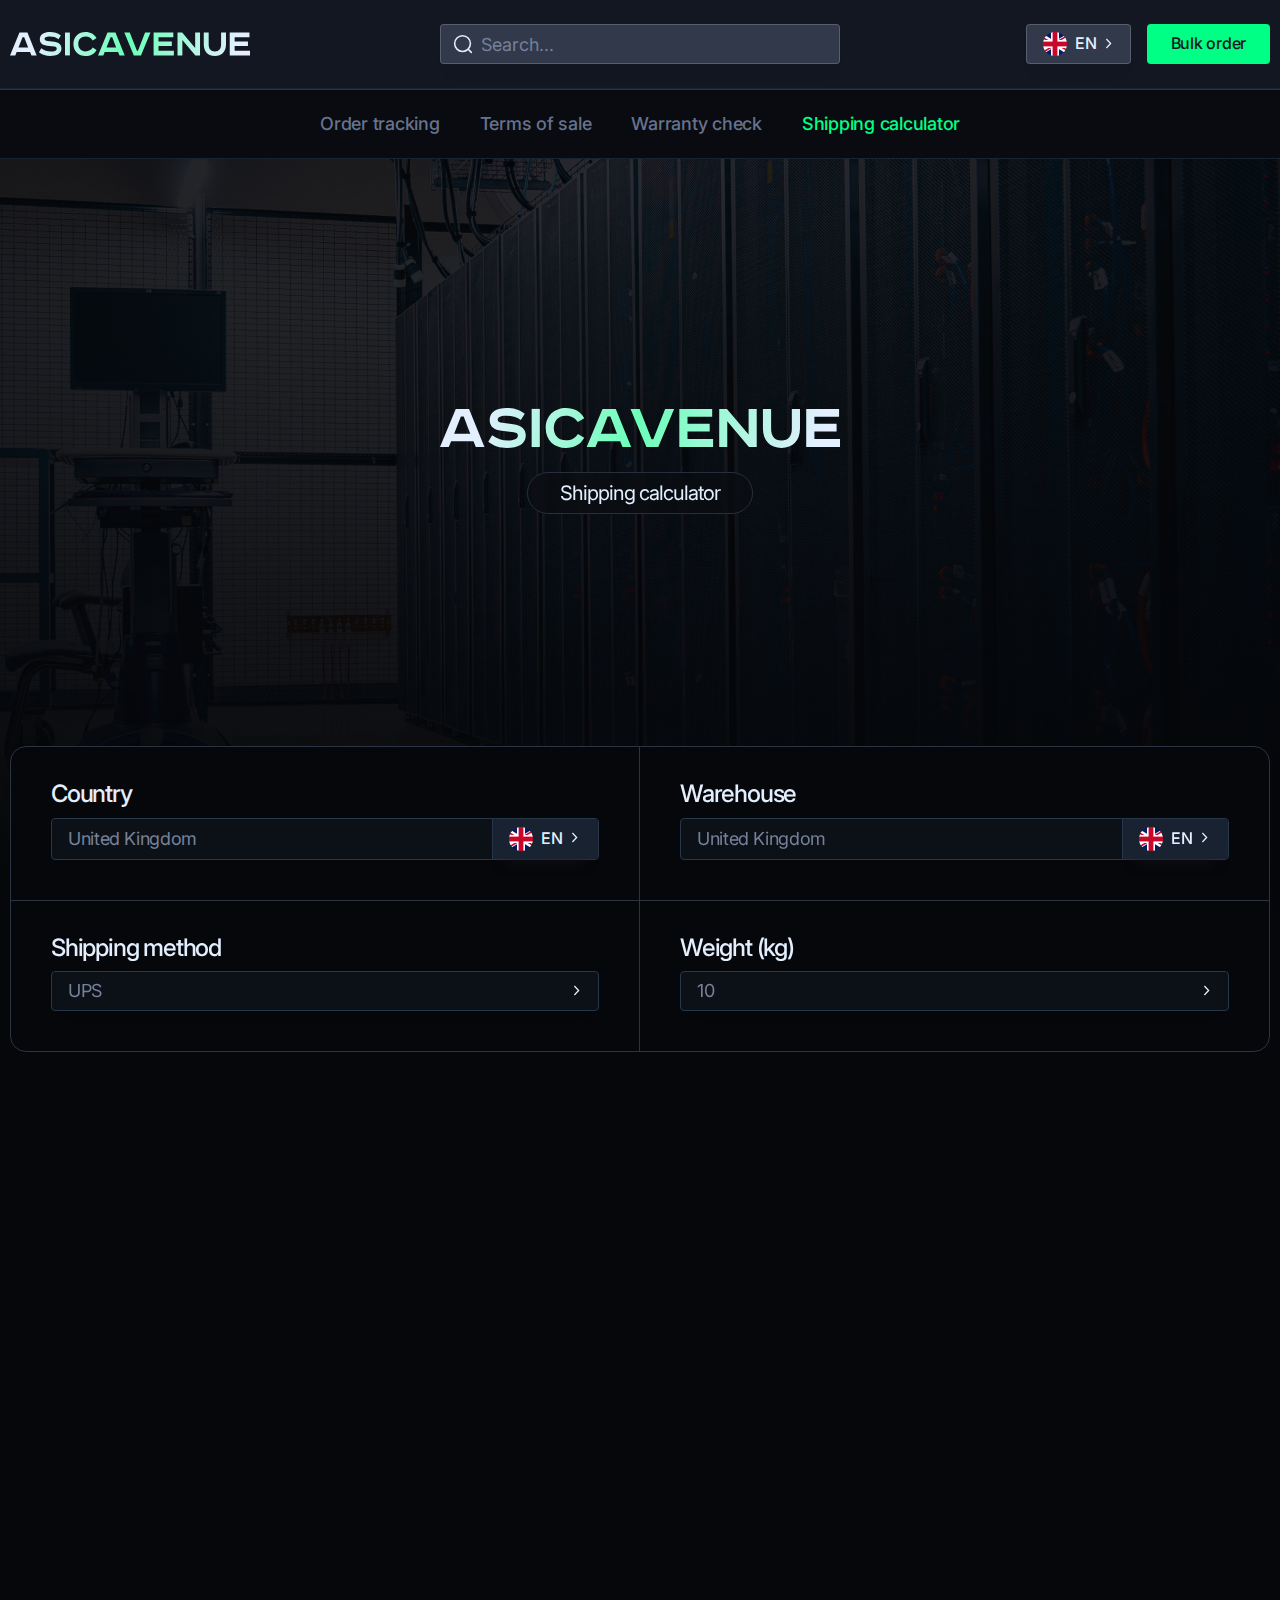
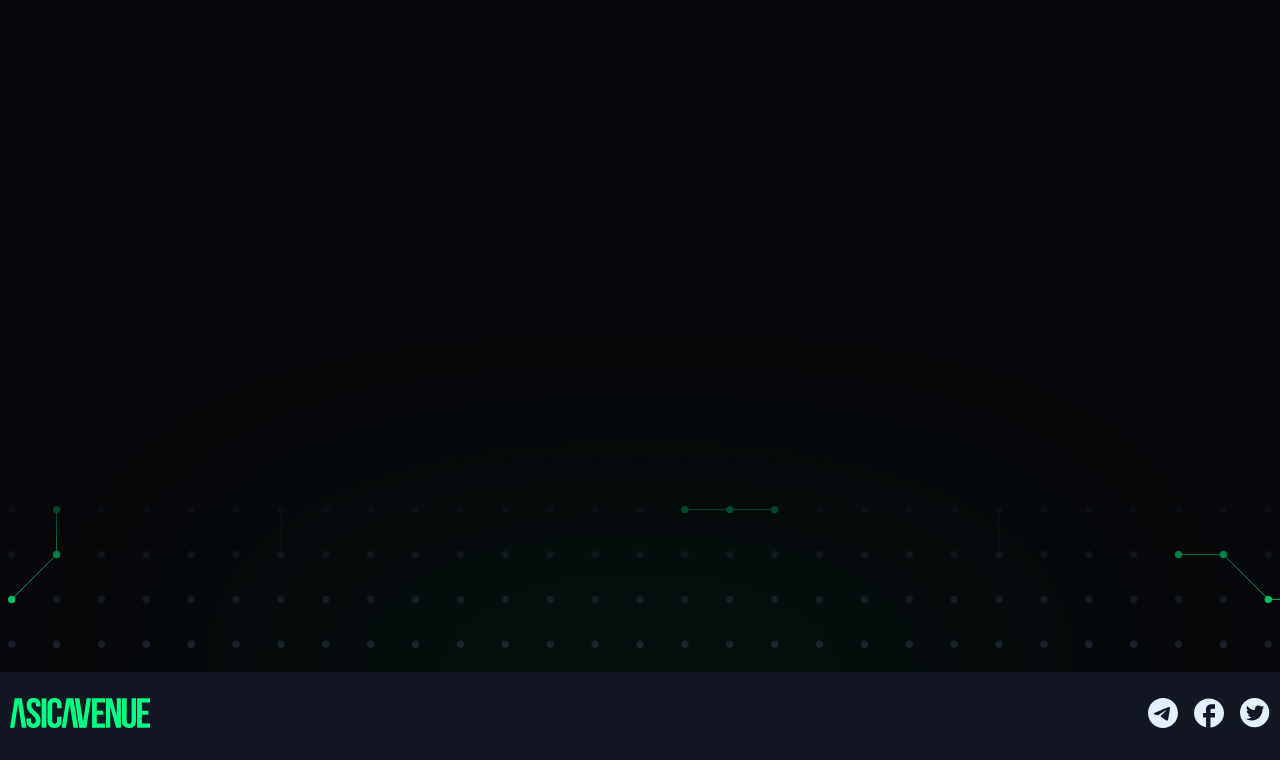
<file: shipping-cost.html>
<!DOCTYPE html>
<html lang="en">
<head>
    <meta charset="UTF-8">
    <meta name="viewport" content="width=device-width, initial-scale=1.0">
    <title>Asicavenue</title>
    <link href="https://unpkg.com/aos@2.3.1/dist/aos.css" rel="stylesheet">
    <link rel="stylesheet" href="./css/style.css">
</head>
<body>
    <div class="wrapper">
        <header class="header">
            <div class="header-bottom">
                <div class="header__container">
                    <div class="header__wrapper">
                        <div class="search-frame search-frame_mobile">
                            <div class="search-frame__container">
                                <div class="search-frame__tabs">
                                    <div class="search-frame__tab search-frame__tab_current">
                                        <div class="search-frame__tab-text">BTC / BCH / BSV SHA256</div>
                                    </div>
                                    <div class="search-frame__tab">
                                        <div class="search-frame__tab-text">ETC Ethash</div>
                                    </div>
                                    <div class="search-frame__tab"><div class="search-frame__tab-text">LTC / DOGE Scrypt</div></div>
                                    <div class="search-frame__tab"><div class="search-frame__tab-text">DASH X11</div></div>
                                    <div class="search-frame__tab"><div class="search-frame__tab-text">ZEC Equihash</div></div>
                                    <div class="search-frame__tab"><div class="search-frame__tab-text">KDA Blake2S</div></div>
                                    <div class="search-frame__tab"><div class="search-frame__tab-text">ZCKB Eaglesong</div></div>
                                    <div class="search-frame__tab"><div class="search-frame__tab-text">HNS Blake2B and SHA3</div></div>
                                    <div class="search-frame__tab"><div class="search-frame__tab-text">ANTSPACE</div></div>
                                    <div class="search-frame__tab"><div class="search-frame__tab-text">Accessories</div></div>
                                </div>

                                <div class="search-frame__body search-list">
                                    <div class="search-list__section search-list__section_current">
                                        <div class="prod-card prod-card_vertical">
                                            <a href="#" class="prod-card__preview">
                                                <img src="./img/product/prod1.png" alt="">
                                            </a>
                                            <div class="prod-card__body">
                                                <div class="prod-card__header">
                                                    <a href="#" class="prod-card__title">Bitcoin Miner S19 Pro+ Hyd.</a>
                                                </div>
                                                <span class="prod-card__price">$ 3629</span>
                                                <div class="prod-card__tags">
                                                    <div class="prod-card__tag">141T</div>
                                                    <div class="prod-card__tag">3031.5W</div>
                                                    <div class="prod-card__tag">21.5J/T</div>
                                                </div>
                                            </div>
                                        </div>

                                        <div class="prod-card prod-card_vertical">
                                            <a href="#" class="prod-card__preview">
                                                <img src="./img/product/prod2.png" alt="">
                                            </a>
                                            <div class="prod-card__body">
                                                <div class="prod-card__header">
                                                    <a href="#" class="prod-card__title">Bitcoin Miner S19 Pro+ Hyd.</a>
                                                </div>
                                                <span class="prod-card__price">$ 3629</span>
                                                <div class="prod-card__tags">
                                                    <div class="prod-card__tag">141T</div>
                                                    <div class="prod-card__tag">3031.5W</div>
                                                    <div class="prod-card__tag">21.5J/T</div>
                                                </div>
                                            </div>
                                        </div>

                                        <div class="prod-card prod-card_vertical">
                                            <a href="#" class="prod-card__preview">
                                                <img src="./img/product/prod1.png" alt="">
                                            </a>
                                            <div class="prod-card__body">
                                                <div class="prod-card__header">
                                                    <a href="#" class="prod-card__title">Bitcoin Miner S19 Pro+ Hyd.</a>
                                                </div>
                                                <span class="prod-card__price">$ 3629</span>
                                                <div class="prod-card__tags">
                                                    <div class="prod-card__tag">141T</div>
                                                    <div class="prod-card__tag">3031.5W</div>
                                                    <div class="prod-card__tag">21.5J/T</div>
                                                </div>
                                            </div>
                                        </div>

                                        <div class="prod-card prod-card_vertical">
                                            <a href="#" class="prod-card__preview">
                                                <img src="./img/product/prod2.png" alt="">
                                            </a>
                                            <div class="prod-card__body">
                                                <div class="prod-card__header">
                                                    <a href="#" class="prod-card__title">Bitcoin Miner S19 Pro+ Hyd.</a>
                                                </div>
                                                <span class="prod-card__price">$ 3629</span>
                                                <div class="prod-card__tags">
                                                    <div class="prod-card__tag">141T</div>
                                                    <div class="prod-card__tag">3031.5W</div>
                                                    <div class="prod-card__tag">21.5J/T</div>
                                                </div>
                                            </div>
                                        </div>
                                    </div>
                                    <div class="search-list__section">
                                        <div class="prod-card prod-card_vertical">
                                            <a href="#" class="prod-card__preview">
                                                <img src="./img/product/prod1.png" alt="">
                                            </a>
                                            <div class="prod-card__body">
                                                <div class="prod-card__header">
                                                    <a href="#" class="prod-card__title">Bitcoin Miner S19 Pro+ Hyd.</a>
                                                </div>
                                                <span class="prod-card__price">$ 3629</span>
                                                <div class="prod-card__tags">
                                                    <div class="prod-card__tag">141T</div>
                                                    <div class="prod-card__tag">3031.5W</div>
                                                    <div class="prod-card__tag">21.5J/T</div>
                                                </div>
                                            </div>
                                        </div>

                                        <div class="prod-card prod-card_vertical">
                                            <a href="#" class="prod-card__preview">
                                                <img src="./img/product/prod1.png" alt="">
                                            </a>
                                            <div class="prod-card__body">
                                                <div class="prod-card__header">
                                                    <a href="#" class="prod-card__title">Bitcoin Miner S19 Pro+ Hyd.</a>
                                                </div>
                                                <span class="prod-card__price">$ 3629</span>
                                                <div class="prod-card__tags">
                                                    <div class="prod-card__tag">141T</div>
                                                    <div class="prod-card__tag">3031.5W</div>
                                                    <div class="prod-card__tag">21.5J/T</div>
                                                </div>
                                            </div>
                                        </div>

                                        <div class="prod-card prod-card_vertical">
                                            <a href="#" class="prod-card__preview">
                                                <img src="./img/product/prod2.png" alt="">
                                            </a>
                                            <div class="prod-card__body">
                                                <div class="prod-card__header">
                                                    <a href="#" class="prod-card__title">Bitcoin Miner S19 Pro+ Hyd.</a>
                                                </div>
                                                <span class="prod-card__price">$ 3629</span>
                                                <div class="prod-card__tags">
                                                    <div class="prod-card__tag">141T</div>
                                                    <div class="prod-card__tag">3031.5W</div>
                                                    <div class="prod-card__tag">21.5J/T</div>
                                                </div>
                                            </div>
                                        </div>
                                    </div>
                                    <div class="search-list__section">

                                        <div class="prod-card prod-card_vertical">
                                            <a href="#" class="prod-card__preview">
                                                <img src="./img/product/prod1.png" alt="">
                                            </a>
                                            <div class="prod-card__body">
                                                <div class="prod-card__header">
                                                    <a href="#" class="prod-card__title">Bitcoin Miner S19 Pro+ Hyd.</a>
                                                </div>
                                                <span class="prod-card__price">$ 3629</span>
                                                <div class="prod-card__tags">
                                                    <div class="prod-card__tag">141T</div>
                                                    <div class="prod-card__tag">3031.5W</div>
                                                    <div class="prod-card__tag">21.5J/T</div>
                                                </div>
                                            </div>
                                        </div>

                                        <div class="prod-card prod-card_vertical">
                                            <a href="#" class="prod-card__preview">
                                                <img src="./img/product/prod2.png" alt="">
                                            </a>
                                            <div class="prod-card__body">
                                                <div class="prod-card__header">
                                                    <a href="#" class="prod-card__title">Bitcoin Miner S19 Pro+ Hyd.</a>
                                                </div>
                                                <span class="prod-card__price">$ 3629</span>
                                                <div class="prod-card__tags">
                                                    <div class="prod-card__tag">141T</div>
                                                    <div class="prod-card__tag">3031.5W</div>
                                                    <div class="prod-card__tag">21.5J/T</div>
                                                </div>
                                            </div>
                                        </div>
                                    </div>
                                    <div class="search-list__section">

                                        <div class="prod-card prod-card_vertical">
                                            <a href="#" class="prod-card__preview">
                                                <img src="./img/product/prod2.png" alt="">
                                            </a>
                                            <div class="prod-card__body">
                                                <div class="prod-card__header">
                                                    <a href="#" class="prod-card__title">Bitcoin Miner S19 Pro+ Hyd.</a>
                                                </div>
                                                <span class="prod-card__price">$ 3629</span>
                                                <div class="prod-card__tags">
                                                    <div class="prod-card__tag">141T</div>
                                                    <div class="prod-card__tag">3031.5W</div>
                                                    <div class="prod-card__tag">21.5J/T</div>
                                                </div>
                                            </div>
                                        </div>
                                    </div>
                                    <div class="search-list__section">
                                        <div class="prod-card prod-card_vertical">
                                            <a href="#" class="prod-card__preview">
                                                <img src="./img/product/prod1.png" alt="">
                                            </a>
                                            <div class="prod-card__body">
                                                <div class="prod-card__header">
                                                    <a href="#" class="prod-card__title">Bitcoin Miner S19 Pro+ Hyd.</a>
                                                </div>
                                                <span class="prod-card__price">$ 3629</span>
                                                <div class="prod-card__tags">
                                                    <div class="prod-card__tag">141T</div>
                                                    <div class="prod-card__tag">3031.5W</div>
                                                    <div class="prod-card__tag">21.5J/T</div>
                                                </div>
                                            </div>
                                        </div>

                                        <div class="prod-card prod-card_vertical">
                                            <a href="#" class="prod-card__preview">
                                                <img src="./img/product/prod1.png" alt="">
                                            </a>
                                            <div class="prod-card__body">
                                                <div class="prod-card__header">
                                                    <a href="#" class="prod-card__title">Bitcoin Miner S19 Pro+ Hyd.</a>
                                                </div>
                                                <span class="prod-card__price">$ 3629</span>
                                                <div class="prod-card__tags">
                                                    <div class="prod-card__tag">141T</div>
                                                    <div class="prod-card__tag">3031.5W</div>
                                                    <div class="prod-card__tag">21.5J/T</div>
                                                </div>
                                            </div>
                                        </div>

                                        <div class="prod-card prod-card_vertical">
                                            <a href="#" class="prod-card__preview">
                                                <img src="./img/product/prod2.png" alt="">
                                            </a>
                                            <div class="prod-card__body">
                                                <div class="prod-card__header">
                                                    <a href="#" class="prod-card__title">Bitcoin Miner S19 Pro+ Hyd.</a>
                                                </div>
                                                <span class="prod-card__price">$ 3629</span>
                                                <div class="prod-card__tags">
                                                    <div class="prod-card__tag">141T</div>
                                                    <div class="prod-card__tag">3031.5W</div>
                                                    <div class="prod-card__tag">21.5J/T</div>
                                                </div>
                                            </div>
                                        </div>
                                    </div>
                                    <div class="search-list__section">

                                        <div class="prod-card prod-card_vertical">
                                            <a href="#" class="prod-card__preview">
                                                <img src="./img/product/prod1.png" alt="">
                                            </a>
                                            <div class="prod-card__body">
                                                <div class="prod-card__header">
                                                    <a href="#" class="prod-card__title">Bitcoin Miner S19 Pro+ Hyd.</a>
                                                </div>
                                                <span class="prod-card__price">$ 3629</span>
                                                <div class="prod-card__tags">
                                                    <div class="prod-card__tag">141T</div>
                                                    <div class="prod-card__tag">3031.5W</div>
                                                    <div class="prod-card__tag">21.5J/T</div>
                                                </div>
                                            </div>
                                        </div>

                                        <div class="prod-card prod-card_vertical">
                                            <a href="#" class="prod-card__preview">
                                                <img src="./img/product/prod2.png" alt="">
                                            </a>
                                            <div class="prod-card__body">
                                                <div class="prod-card__header">
                                                    <a href="#" class="prod-card__title">Bitcoin Miner S19 Pro+ Hyd.</a>
                                                </div>
                                                <span class="prod-card__price">$ 3629</span>
                                                <div class="prod-card__tags">
                                                    <div class="prod-card__tag">141T</div>
                                                    <div class="prod-card__tag">3031.5W</div>
                                                    <div class="prod-card__tag">21.5J/T</div>
                                                </div>
                                            </div>
                                        </div>
                                    </div>
                                    <div class="search-list__section">

                                        <div class="prod-card prod-card_vertical">
                                            <a href="#" class="prod-card__preview">
                                                <img src="./img/product/prod2.png" alt="">
                                            </a>
                                            <div class="prod-card__body">
                                                <div class="prod-card__header">
                                                    <a href="#" class="prod-card__title">Bitcoin Miner S19 Pro+ Hyd.</a>
                                                </div>
                                                <span class="prod-card__price">$ 3629</span>
                                                <div class="prod-card__tags">
                                                    <div class="prod-card__tag">141T</div>
                                                    <div class="prod-card__tag">3031.5W</div>
                                                    <div class="prod-card__tag">21.5J/T</div>
                                                </div>
                                            </div>
                                        </div>
                                    </div>
                                    <div class="search-list__section">
                                        <div class="prod-card prod-card_vertical">
                                            <a href="#" class="prod-card__preview">
                                                <img src="./img/product/prod1.png" alt="">
                                            </a>
                                            <div class="prod-card__body">
                                                <div class="prod-card__header">
                                                    <a href="#" class="prod-card__title">Bitcoin Miner S19 Pro+ Hyd.</a>
                                                </div>
                                                <span class="prod-card__price">$ 3629</span>
                                                <div class="prod-card__tags">
                                                    <div class="prod-card__tag">141T</div>
                                                    <div class="prod-card__tag">3031.5W</div>
                                                    <div class="prod-card__tag">21.5J/T</div>
                                                </div>
                                            </div>
                                        </div>

                                        <div class="prod-card prod-card_vertical">
                                            <a href="#" class="prod-card__preview">
                                                <img src="./img/product/prod1.png" alt="">
                                            </a>
                                            <div class="prod-card__body">
                                                <div class="prod-card__header">
                                                    <a href="#" class="prod-card__title">Bitcoin Miner S19 Pro+ Hyd.</a>
                                                </div>
                                                <span class="prod-card__price">$ 3629</span>
                                                <div class="prod-card__tags">
                                                    <div class="prod-card__tag">141T</div>
                                                    <div class="prod-card__tag">3031.5W</div>
                                                    <div class="prod-card__tag">21.5J/T</div>
                                                </div>
                                            </div>
                                        </div>

                                        <div class="prod-card prod-card_vertical">
                                            <a href="#" class="prod-card__preview">
                                                <img src="./img/product/prod2.png" alt="">
                                            </a>
                                            <div class="prod-card__body">
                                                <div class="prod-card__header">
                                                    <a href="#" class="prod-card__title">Bitcoin Miner S19 Pro+ Hyd.</a>
                                                </div>
                                                <span class="prod-card__price">$ 3629</span>
                                                <div class="prod-card__tags">
                                                    <div class="prod-card__tag">141T</div>
                                                    <div class="prod-card__tag">3031.5W</div>
                                                    <div class="prod-card__tag">21.5J/T</div>
                                                </div>
                                            </div>
                                        </div>
                                    </div>
                                    <div class="search-list__section">

                                        <div class="prod-card prod-card_vertical">
                                            <a href="#" class="prod-card__preview">
                                                <img src="./img/product/prod1.png" alt="">
                                            </a>
                                            <div class="prod-card__body">
                                                <div class="prod-card__header">
                                                    <a href="#" class="prod-card__title">Bitcoin Miner S19 Pro+ Hyd.</a>
                                                </div>
                                                <span class="prod-card__price">$ 3629</span>
                                                <div class="prod-card__tags">
                                                    <div class="prod-card__tag">141T</div>
                                                    <div class="prod-card__tag">3031.5W</div>
                                                    <div class="prod-card__tag">21.5J/T</div>
                                                </div>
                                            </div>
                                        </div>

                                        <div class="prod-card prod-card_vertical">
                                            <a href="#" class="prod-card__preview">
                                                <img src="./img/product/prod2.png" alt="">
                                            </a>
                                            <div class="prod-card__body">
                                                <div class="prod-card__header">
                                                    <a href="#" class="prod-card__title">Bitcoin Miner S19 Pro+ Hyd.</a>
                                                </div>
                                                <span class="prod-card__price">$ 3629</span>
                                                <div class="prod-card__tags">
                                                    <div class="prod-card__tag">141T</div>
                                                    <div class="prod-card__tag">3031.5W</div>
                                                    <div class="prod-card__tag">21.5J/T</div>
                                                </div>
                                            </div>
                                        </div>
                                    </div>
                                    <div class="search-list__section">

                                        <div class="prod-card prod-card_vertical">
                                            <a href="#" class="prod-card__preview">
                                                <img src="./img/product/prod2.png" alt="">
                                            </a>
                                            <div class="prod-card__body">
                                                <div class="prod-card__header">
                                                    <a href="#" class="prod-card__title">Bitcoin Miner S19 Pro+ Hyd.</a>
                                                </div>
                                                <span class="prod-card__price">$ 3629</span>
                                                <div class="prod-card__tags">
                                                    <div class="prod-card__tag">141T</div>
                                                    <div class="prod-card__tag">3031.5W</div>
                                                    <div class="prod-card__tag">21.5J/T</div>
                                                </div>
                                            </div>
                                        </div>
                                    </div>
                                </div>
                            </div>
                        </div>

                        <ul class="header-bottom__nav">
                            <li><a href="#" class="header-bottom__link">Order tracking</a></li>
                            <li><a href="#" class="header-bottom__link">Terms of sale</a></li>
                            <li><a href="#" class="header-bottom__link">Warranty check</a></li>
                            <li><a href="#" class="header-bottom__link header-bottom__link_current">Shipping calculator</a></li>
                        </ul>

                        <div class="header-bottom__other">
                            <div class="search-field">
                                <div class="search-field__icon">
                                    <img src="./img/icons/search-icon.svg" alt="">
                                </div>

                                <input type="text" class="search-field__input main-search" placeholder="Search...">
                            </div>

                            <div class="user-actions">
                                <div class="change-lang dropdown">
                                    <div class="dropdown__header">
                                        <div class="dropdown__current">
                                            <div class="change-lang__el">
                                                <div class="change-lang__icon">
                                                    <img src="./img/flag/en.png" alt="">
                                                </div>
                                                <span class="change-lang__text">en</span>
                                            </div>
                                        </div>
                                        <div class="dropdown__icon"><img src="./img/icons/arrow-bottom.svg" alt=""></div>
                                    </div>
                                    <div class="dropdown__body">
                                        <div class="dropdown__item">
                                            <div class="change-lang__el">
                                                <div class="change-lang__icon">
                                                    <img src="./img/flag/en.png" alt="">
                                                </div>
                                                <span class="change-lang__text">en</span>
                                            </div>
                                        </div>
                                        <div class="dropdown__item">
                                            <div class="change-lang__el">
                                                <div class="change-lang__icon">
                                                    <img src="./img/flag/gr.png" alt="">
                                                </div>
                                                <span class="change-lang__text">gr</span>
                                            </div>
                                        </div>
                                        <div class="dropdown__item">
                                            <div class="change-lang__el">
                                                <div class="change-lang__icon">
                                                    <img src="./img/flag/sp.png" alt="">
                                                </div>
                                                <span class="change-lang__text">sp</span>
                                            </div>
                                        </div>
                                    </div>
                                </div>

                                <button class="user-actions__button button">Bulk order</button>
                            </div>
                        </div>
                    </div>
                </div>
            </div>

            <div class="search-frame search-frame_desktop">
                <div class="search-frame__container">
                    <div class="search-frame__tabs">
                        <div class="search-frame__tab search-frame__tab_current">
                            <div class="search-frame__tab-text">BTC / BCH / BSV SHA256</div>
                        </div>
                        <div class="search-frame__tab">
                            <div class="search-frame__tab-text">ETC Ethash</div>
                        </div>
                        <div class="search-frame__tab"><div class="search-frame__tab-text">LTC / DOGE Scrypt</div></div>
                        <div class="search-frame__tab"><div class="search-frame__tab-text">DASH X11</div></div>
                        <div class="search-frame__tab"><div class="search-frame__tab-text">ZEC Equihash</div></div>
                        <div class="search-frame__tab"><div class="search-frame__tab-text">KDA Blake2S</div></div>
                        <div class="search-frame__tab"><div class="search-frame__tab-text">ZCKB Eaglesong</div></div>
                        <div class="search-frame__tab"><div class="search-frame__tab-text">HNS Blake2B and SHA3</div></div>
                        <div class="search-frame__tab"><div class="search-frame__tab-text">ANTSPACE</div></div>
                        <div class="search-frame__tab"><div class="search-frame__tab-text">Accessories</div></div>
                    </div>

                    <div class="search-frame__body search-list">
                        <div class="search-list__section search-list__section_current">
                            <div class="prod-card prod-card_vertical">
                                <a href="#" class="prod-card__preview">
                                    <img src="./img/product/prod1.png" alt="">
                                </a>
                                <div class="prod-card__body">
                                    <div class="prod-card__header">
                                        <a href="#" class="prod-card__title">Bitcoin Miner S19 Pro+ Hyd.</a>
                                    </div>
                                    <span class="prod-card__price">$ 3629</span>
                                    <div class="prod-card__tags">
                                        <div class="prod-card__tag">141T</div>
                                        <div class="prod-card__tag">3031.5W</div>
                                        <div class="prod-card__tag">21.5J/T</div>
                                    </div>
                                </div>
                            </div>

                            <div class="prod-card prod-card_vertical">
                                <a href="#" class="prod-card__preview">
                                    <img src="./img/product/prod2.png" alt="">
                                </a>
                                <div class="prod-card__body">
                                    <div class="prod-card__header">
                                        <a href="#" class="prod-card__title">Bitcoin Miner S19 Pro+ Hyd.</a>
                                    </div>
                                    <span class="prod-card__price">$ 3629</span>
                                    <div class="prod-card__tags">
                                        <div class="prod-card__tag">141T</div>
                                        <div class="prod-card__tag">3031.5W</div>
                                        <div class="prod-card__tag">21.5J/T</div>
                                    </div>
                                </div>
                            </div>

                            <div class="prod-card prod-card_vertical">
                                <a href="#" class="prod-card__preview">
                                    <img src="./img/product/prod1.png" alt="">
                                </a>
                                <div class="prod-card__body">
                                    <div class="prod-card__header">
                                        <a href="#" class="prod-card__title">Bitcoin Miner S19 Pro+ Hyd.</a>
                                    </div>
                                    <span class="prod-card__price">$ 3629</span>
                                    <div class="prod-card__tags">
                                        <div class="prod-card__tag">141T</div>
                                        <div class="prod-card__tag">3031.5W</div>
                                        <div class="prod-card__tag">21.5J/T</div>
                                    </div>
                                </div>
                            </div>

                            <div class="prod-card prod-card_vertical">
                                <a href="#" class="prod-card__preview">
                                    <img src="./img/product/prod2.png" alt="">
                                </a>
                                <div class="prod-card__body">
                                    <div class="prod-card__header">
                                        <a href="#" class="prod-card__title">Bitcoin Miner S19 Pro+ Hyd.</a>
                                    </div>
                                    <span class="prod-card__price">$ 3629</span>
                                    <div class="prod-card__tags">
                                        <div class="prod-card__tag">141T</div>
                                        <div class="prod-card__tag">3031.5W</div>
                                        <div class="prod-card__tag">21.5J/T</div>
                                    </div>
                                </div>
                            </div>
                        </div>
                        <div class="search-list__section">
                            <div class="prod-card prod-card_vertical">
                                <a href="#" class="prod-card__preview">
                                    <img src="./img/product/prod1.png" alt="">
                                </a>
                                <div class="prod-card__body">
                                    <div class="prod-card__header">
                                        <a href="#" class="prod-card__title">Bitcoin Miner S19 Pro+ Hyd.</a>
                                    </div>
                                    <span class="prod-card__price">$ 3629</span>
                                    <div class="prod-card__tags">
                                        <div class="prod-card__tag">141T</div>
                                        <div class="prod-card__tag">3031.5W</div>
                                        <div class="prod-card__tag">21.5J/T</div>
                                    </div>
                                </div>
                            </div>

                            <div class="prod-card prod-card_vertical">
                                <a href="#" class="prod-card__preview">
                                    <img src="./img/product/prod1.png" alt="">
                                </a>
                                <div class="prod-card__body">
                                    <div class="prod-card__header">
                                        <a href="#" class="prod-card__title">Bitcoin Miner S19 Pro+ Hyd.</a>
                                    </div>
                                    <span class="prod-card__price">$ 3629</span>
                                    <div class="prod-card__tags">
                                        <div class="prod-card__tag">141T</div>
                                        <div class="prod-card__tag">3031.5W</div>
                                        <div class="prod-card__tag">21.5J/T</div>
                                    </div>
                                </div>
                            </div>

                            <div class="prod-card prod-card_vertical">
                                <a href="#" class="prod-card__preview">
                                    <img src="./img/product/prod2.png" alt="">
                                </a>
                                <div class="prod-card__body">
                                    <div class="prod-card__header">
                                        <a href="#" class="prod-card__title">Bitcoin Miner S19 Pro+ Hyd.</a>
                                    </div>
                                    <span class="prod-card__price">$ 3629</span>
                                    <div class="prod-card__tags">
                                        <div class="prod-card__tag">141T</div>
                                        <div class="prod-card__tag">3031.5W</div>
                                        <div class="prod-card__tag">21.5J/T</div>
                                    </div>
                                </div>
                            </div>
                        </div>
                        <div class="search-list__section">

                            <div class="prod-card prod-card_vertical">
                                <a href="#" class="prod-card__preview">
                                    <img src="./img/product/prod1.png" alt="">
                                </a>
                                <div class="prod-card__body">
                                    <div class="prod-card__header">
                                        <a href="#" class="prod-card__title">Bitcoin Miner S19 Pro+ Hyd.</a>
                                    </div>
                                    <span class="prod-card__price">$ 3629</span>
                                    <div class="prod-card__tags">
                                        <div class="prod-card__tag">141T</div>
                                        <div class="prod-card__tag">3031.5W</div>
                                        <div class="prod-card__tag">21.5J/T</div>
                                    </div>
                                </div>
                            </div>

                            <div class="prod-card prod-card_vertical">
                                <a href="#" class="prod-card__preview">
                                    <img src="./img/product/prod2.png" alt="">
                                </a>
                                <div class="prod-card__body">
                                    <div class="prod-card__header">
                                        <a href="#" class="prod-card__title">Bitcoin Miner S19 Pro+ Hyd.</a>
                                    </div>
                                    <span class="prod-card__price">$ 3629</span>
                                    <div class="prod-card__tags">
                                        <div class="prod-card__tag">141T</div>
                                        <div class="prod-card__tag">3031.5W</div>
                                        <div class="prod-card__tag">21.5J/T</div>
                                    </div>
                                </div>
                            </div>
                        </div>
                        <div class="search-list__section">

                            <div class="prod-card prod-card_vertical">
                                <a href="#" class="prod-card__preview">
                                    <img src="./img/product/prod2.png" alt="">
                                </a>
                                <div class="prod-card__body">
                                    <div class="prod-card__header">
                                        <a href="#" class="prod-card__title">Bitcoin Miner S19 Pro+ Hyd.</a>
                                    </div>
                                    <span class="prod-card__price">$ 3629</span>
                                    <div class="prod-card__tags">
                                        <div class="prod-card__tag">141T</div>
                                        <div class="prod-card__tag">3031.5W</div>
                                        <div class="prod-card__tag">21.5J/T</div>
                                    </div>
                                </div>
                            </div>
                        </div>
                        <div class="search-list__section">
                            <div class="prod-card prod-card_vertical">
                                <a href="#" class="prod-card__preview">
                                    <img src="./img/product/prod1.png" alt="">
                                </a>
                                <div class="prod-card__body">
                                    <div class="prod-card__header">
                                        <a href="#" class="prod-card__title">Bitcoin Miner S19 Pro+ Hyd.</a>
                                    </div>
                                    <span class="prod-card__price">$ 3629</span>
                                    <div class="prod-card__tags">
                                        <div class="prod-card__tag">141T</div>
                                        <div class="prod-card__tag">3031.5W</div>
                                        <div class="prod-card__tag">21.5J/T</div>
                                    </div>
                                </div>
                            </div>

                            <div class="prod-card prod-card_vertical">
                                <a href="#" class="prod-card__preview">
                                    <img src="./img/product/prod1.png" alt="">
                                </a>
                                <div class="prod-card__body">
                                    <div class="prod-card__header">
                                        <a href="#" class="prod-card__title">Bitcoin Miner S19 Pro+ Hyd.</a>
                                    </div>
                                    <span class="prod-card__price">$ 3629</span>
                                    <div class="prod-card__tags">
                                        <div class="prod-card__tag">141T</div>
                                        <div class="prod-card__tag">3031.5W</div>
                                        <div class="prod-card__tag">21.5J/T</div>
                                    </div>
                                </div>
                            </div>

                            <div class="prod-card prod-card_vertical">
                                <a href="#" class="prod-card__preview">
                                    <img src="./img/product/prod2.png" alt="">
                                </a>
                                <div class="prod-card__body">
                                    <div class="prod-card__header">
                                        <a href="#" class="prod-card__title">Bitcoin Miner S19 Pro+ Hyd.</a>
                                    </div>
                                    <span class="prod-card__price">$ 3629</span>
                                    <div class="prod-card__tags">
                                        <div class="prod-card__tag">141T</div>
                                        <div class="prod-card__tag">3031.5W</div>
                                        <div class="prod-card__tag">21.5J/T</div>
                                    </div>
                                </div>
                            </div>
                        </div>
                        <div class="search-list__section">

                            <div class="prod-card prod-card_vertical">
                                <a href="#" class="prod-card__preview">
                                    <img src="./img/product/prod1.png" alt="">
                                </a>
                                <div class="prod-card__body">
                                    <div class="prod-card__header">
                                        <a href="#" class="prod-card__title">Bitcoin Miner S19 Pro+ Hyd.</a>
                                    </div>
                                    <span class="prod-card__price">$ 3629</span>
                                    <div class="prod-card__tags">
                                        <div class="prod-card__tag">141T</div>
                                        <div class="prod-card__tag">3031.5W</div>
                                        <div class="prod-card__tag">21.5J/T</div>
                                    </div>
                                </div>
                            </div>

                            <div class="prod-card prod-card_vertical">
                                <a href="#" class="prod-card__preview">
                                    <img src="./img/product/prod2.png" alt="">
                                </a>
                                <div class="prod-card__body">
                                    <div class="prod-card__header">
                                        <a href="#" class="prod-card__title">Bitcoin Miner S19 Pro+ Hyd.</a>
                                    </div>
                                    <span class="prod-card__price">$ 3629</span>
                                    <div class="prod-card__tags">
                                        <div class="prod-card__tag">141T</div>
                                        <div class="prod-card__tag">3031.5W</div>
                                        <div class="prod-card__tag">21.5J/T</div>
                                    </div>
                                </div>
                            </div>
                        </div>
                        <div class="search-list__section">

                            <div class="prod-card prod-card_vertical">
                                <a href="#" class="prod-card__preview">
                                    <img src="./img/product/prod2.png" alt="">
                                </a>
                                <div class="prod-card__body">
                                    <div class="prod-card__header">
                                        <a href="#" class="prod-card__title">Bitcoin Miner S19 Pro+ Hyd.</a>
                                    </div>
                                    <span class="prod-card__price">$ 3629</span>
                                    <div class="prod-card__tags">
                                        <div class="prod-card__tag">141T</div>
                                        <div class="prod-card__tag">3031.5W</div>
                                        <div class="prod-card__tag">21.5J/T</div>
                                    </div>
                                </div>
                            </div>
                        </div>
                        <div class="search-list__section">
                            <div class="prod-card prod-card_vertical">
                                <a href="#" class="prod-card__preview">
                                    <img src="./img/product/prod1.png" alt="">
                                </a>
                                <div class="prod-card__body">
                                    <div class="prod-card__header">
                                        <a href="#" class="prod-card__title">Bitcoin Miner S19 Pro+ Hyd.</a>
                                    </div>
                                    <span class="prod-card__price">$ 3629</span>
                                    <div class="prod-card__tags">
                                        <div class="prod-card__tag">141T</div>
                                        <div class="prod-card__tag">3031.5W</div>
                                        <div class="prod-card__tag">21.5J/T</div>
                                    </div>
                                </div>
                            </div>

                            <div class="prod-card prod-card_vertical">
                                <a href="#" class="prod-card__preview">
                                    <img src="./img/product/prod1.png" alt="">
                                </a>
                                <div class="prod-card__body">
                                    <div class="prod-card__header">
                                        <a href="#" class="prod-card__title">Bitcoin Miner S19 Pro+ Hyd.</a>
                                    </div>
                                    <span class="prod-card__price">$ 3629</span>
                                    <div class="prod-card__tags">
                                        <div class="prod-card__tag">141T</div>
                                        <div class="prod-card__tag">3031.5W</div>
                                        <div class="prod-card__tag">21.5J/T</div>
                                    </div>
                                </div>
                            </div>

                            <div class="prod-card prod-card_vertical">
                                <a href="#" class="prod-card__preview">
                                    <img src="./img/product/prod2.png" alt="">
                                </a>
                                <div class="prod-card__body">
                                    <div class="prod-card__header">
                                        <a href="#" class="prod-card__title">Bitcoin Miner S19 Pro+ Hyd.</a>
                                    </div>
                                    <span class="prod-card__price">$ 3629</span>
                                    <div class="prod-card__tags">
                                        <div class="prod-card__tag">141T</div>
                                        <div class="prod-card__tag">3031.5W</div>
                                        <div class="prod-card__tag">21.5J/T</div>
                                    </div>
                                </div>
                            </div>
                        </div>
                        <div class="search-list__section">

                            <div class="prod-card prod-card_vertical">
                                <a href="#" class="prod-card__preview">
                                    <img src="./img/product/prod1.png" alt="">
                                </a>
                                <div class="prod-card__body">
                                    <div class="prod-card__header">
                                        <a href="#" class="prod-card__title">Bitcoin Miner S19 Pro+ Hyd.</a>
                                    </div>
                                    <span class="prod-card__price">$ 3629</span>
                                    <div class="prod-card__tags">
                                        <div class="prod-card__tag">141T</div>
                                        <div class="prod-card__tag">3031.5W</div>
                                        <div class="prod-card__tag">21.5J/T</div>
                                    </div>
                                </div>
                            </div>

                            <div class="prod-card prod-card_vertical">
                                <a href="#" class="prod-card__preview">
                                    <img src="./img/product/prod2.png" alt="">
                                </a>
                                <div class="prod-card__body">
                                    <div class="prod-card__header">
                                        <a href="#" class="prod-card__title">Bitcoin Miner S19 Pro+ Hyd.</a>
                                    </div>
                                    <span class="prod-card__price">$ 3629</span>
                                    <div class="prod-card__tags">
                                        <div class="prod-card__tag">141T</div>
                                        <div class="prod-card__tag">3031.5W</div>
                                        <div class="prod-card__tag">21.5J/T</div>
                                    </div>
                                </div>
                            </div>
                        </div>
                        <div class="search-list__section">

                            <div class="prod-card prod-card_vertical">
                                <a href="#" class="prod-card__preview">
                                    <img src="./img/product/prod2.png" alt="">
                                </a>
                                <div class="prod-card__body">
                                    <div class="prod-card__header">
                                        <a href="#" class="prod-card__title">Bitcoin Miner S19 Pro+ Hyd.</a>
                                    </div>
                                    <span class="prod-card__price">$ 3629</span>
                                    <div class="prod-card__tags">
                                        <div class="prod-card__tag">141T</div>
                                        <div class="prod-card__tag">3031.5W</div>
                                        <div class="prod-card__tag">21.5J/T</div>
                                    </div>
                                </div>
                            </div>
                        </div>
                    </div>
                </div>
            </div>

            <div class="header-top">
                <div class="header__container">
                    <div class="header__wrapper">
                        <a href="./index.html" class="header-logo">
                            <img src="./img/header-logo.svg" alt="">
                        </a>

                        <div class="search-field">
                            <div class="search-field__icon">
                                <img src="./img/icons/search-icon.svg" alt="">
                            </div>

                            <input type="text" class="search-field__input main-search" placeholder="Search...">
                        </div>

                        <div class="user-actions">
                            <div class="change-lang dropdown">
                                <div class="dropdown__header">
                                    <div class="dropdown__current">
                                        <div class="change-lang__el">
                                            <div class="change-lang__icon">
                                                <img src="./img/flag/en.png" alt="">
                                            </div>
                                            <span class="change-lang__text">en</span>
                                        </div>
                                    </div>
                                    <div class="dropdown__icon"><img src="./img/icons/arrow-bottom.svg" alt=""></div>
                                </div>
                                <div class="dropdown__body">
                                    <div class="dropdown__item">
                                        <div class="change-lang__el">
                                            <div class="change-lang__icon">
                                                <img src="./img/flag/en.png" alt="">
                                            </div>
                                            <span class="change-lang__text">en</span>
                                        </div>
                                    </div>
                                    <div class="dropdown__item">
                                        <div class="change-lang__el">
                                            <div class="change-lang__icon">
                                                <img src="./img/flag/gr.png" alt="">
                                            </div>
                                            <span class="change-lang__text">gr</span>
                                        </div>
                                    </div>
                                    <div class="dropdown__item">
                                        <div class="change-lang__el">
                                            <div class="change-lang__icon">
                                                <img src="./img/flag/sp.png" alt="">
                                            </div>
                                            <span class="change-lang__text">sp</span>
                                        </div>
                                    </div>
                                </div>
                            </div>

                            <button class="user-actions__button button">Bulk order</button>
                        </div>

                        <button class="burger-btn">
                            <span></span>
                            <span></span>
                            <span></span>
                        </button>
                    </div>
                </div>
            </div>
        </header>
        <main class="main">
            <div class="main__hero hero" data-aos="hero-animation" data-aos-duration="800">
                <div class="hero__container">
                    <div class="hero__wrapper hero__wrapper_small">
                        <div class="hero__article hero__article_small">
                            <div class="hero__logo" data-aos="fade-up" data-aos-duration="800">
                                <img src="./img/header-logo.svg" alt="">
                            </div>

                            <div class="hero__tag" data-aos="fade-up" data-aos-duration="800" data-aos-delay="100">Shipping calculator</div>
                        </div>

                        <div class="hero-shipping">
                            <div class="shipping" data-aos="zoom-in" data-aos-duration="800">
                                <div class="shipping__block">
                                    <h3 class="shipping__title">Country</h3>

                                    <div class="shipping__body">
                                        <div class="input-spoiler">
                                            <input type="text" class="input-spoiler__input" readonly value="United Kingdom">
                                            <div class="dropdown input-spoiler__dropdown change-lang">
                                                <div class="dropdown__header">
                                                    <div class="dropdown__current">
                                                        <div class="change-lang__el">
                                                            <div class="change-lang__icon">
                                                                <img src="./img/flag/en.png" alt="">
                                                            </div>
                                                            <span class="change-lang__text">en</span>
                                                        </div>
                                                    </div>
                                                    <div class="dropdown__icon"><img src="./img/icons/arrow-bottom.svg" alt=""></div>
                                                </div>
                                                <div class="dropdown__body">
                                                    <div class="dropdown__item" data-label="United Kingdom">
                                                        <div class="change-lang__el">
                                                            <div class="change-lang__icon">
                                                                <img src="./img/flag/en.png" alt="">
                                                            </div>
                                                            <span class="change-lang__text">en</span>
                                                        </div>
                                                    </div>
                                                    <div class="dropdown__item" data-label="Germany">
                                                        <div class="change-lang__el">
                                                            <div class="change-lang__icon">
                                                                <img src="./img/flag/gr.png" alt="">
                                                            </div>
                                                            <span class="change-lang__text">gr</span>
                                                        </div>
                                                    </div>
                                                    <div class="dropdown__item" data-label="Spain">
                                                        <div class="change-lang__el">
                                                            <div class="change-lang__icon">
                                                                <img src="./img/flag/sp.png" alt="">
                                                            </div>
                                                            <span class="change-lang__text">sp</span>
                                                        </div>
                                                    </div>
                                                </div>
                                            </div>
                                        </div>
                                    </div>
                                </div>

                                <div class="shipping__block">
                                    <h3 class="shipping__title">Warehouse</h3>

                                    <div class="shipping__body">
                                        <div class="input-spoiler">
                                            <input type="text" class="input-spoiler__input" readonly value="United Kingdom">
                                            <div class="dropdown input-spoiler__dropdown change-lang">
                                                <div class="dropdown__header">
                                                    <div class="dropdown__current">
                                                        <div class="change-lang__el">
                                                            <div class="change-lang__icon">
                                                                <img src="./img/flag/en.png" alt="">
                                                            </div>
                                                            <span class="change-lang__text">en</span>
                                                        </div>
                                                    </div>
                                                    <div class="dropdown__icon"><img src="./img/icons/arrow-bottom.svg" alt=""></div>
                                                </div>
                                                <div class="dropdown__body">
                                                    <div class="dropdown__item" data-label="United Kingdom">
                                                        <div class="change-lang__el">
                                                            <div class="change-lang__icon">
                                                                <img src="./img/flag/en.png" alt="">
                                                            </div>
                                                            <span class="change-lang__text">en</span>
                                                        </div>
                                                    </div>
                                                    <div class="dropdown__item" data-label="Germany">
                                                        <div class="change-lang__el">
                                                            <div class="change-lang__icon">
                                                                <img src="./img/flag/gr.png" alt="">
                                                            </div>
                                                            <span class="change-lang__text">gr</span>
                                                        </div>
                                                    </div>
                                                    <div class="dropdown__item" data-label="Spain">
                                                        <div class="change-lang__el">
                                                            <div class="change-lang__icon">
                                                                <img src="./img/flag/sp.png" alt="">
                                                            </div>
                                                            <span class="change-lang__text">sp</span>
                                                        </div>
                                                    </div>
                                                </div>
                                            </div>
                                        </div>
                                    </div>
                                </div>

                                <div class="shipping__block">
                                    <h3 class="shipping__title">Shipping method</h3>

                                    <div class="shipping__body">
                                        <div class="dropdown shipping__dropdown">
                                            <div class="dropdown__header">
                                                <div class="dropdown__current">
                                                    <div class="change-lang__el">
                                                        UPS
                                                    </div>
                                                </div>
                                                <div class="dropdown__icon"><img src="./img/icons/arrow-bottom.svg" alt=""></div>
                                            </div>
                                            <div class="dropdown__body">
                                                <div class="dropdown__item" data-label="United Kingdom">
                                                    UPS
                                                </div>
                                                <div class="dropdown__item" data-label="Germany">
                                                    DPS
                                                </div>
                                                <div class="dropdown__item" data-label="Spain">
                                                    WPS
                                                </div>
                                            </div>
                                        </div>
                                    </div>
                                </div>

                                <div class="shipping__block">
                                    <h3 class="shipping__title">Weight (kg)</h3>

                                    <div class="shipping__body">
                                        <div class="dropdown shipping__dropdown">
                                            <div class="dropdown__header">
                                                <div class="dropdown__current">
                                                    <div class="change-lang__el">
                                                        10
                                                    </div>
                                                </div>
                                                <div class="dropdown__icon"><img src="./img/icons/arrow-bottom.svg" alt=""></div>
                                            </div>
                                            <div class="dropdown__body">
                                                <div class="dropdown__item" data-label="United Kingdom">
                                                    10
                                                </div>
                                                <div class="dropdown__item" data-label="Germany">
                                                    20
                                                </div>
                                                <div class="dropdown__item" data-label="Spain">
                                                    50
                                                </div>
                                            </div>
                                        </div>
                                    </div>
                                </div>
                            </div>

                            <div class="hero-shipping__bottom" data-aos="fade-up" data-aos-duration="800">
                                <button class="hero-shipping__button button">Calculate</button>
                            </div>

                            <div class="shipping-cost" data-aos="zoom-in" data-aos-duration="800">
                                <div class="shipping-cost__block">
                                    <h3 class="shipping-cost__title">Shipping Cost (USD):</h3>

                                    <span class="shipping-cost__price">$ 189 . 19</span>
                                </div>

                                <div class="shipping-cost__block">
                                    <h3 class="shipping-cost__title">Shipping Cost (USD):</h3>

                                    <span class="shipping-cost__price">$ 189 . 19</span>
                                </div>
                            </div>
                        </div>
                    </div>
                </div>
            </div>

            <section class="main__section contact">
                <div class="contact__container">
                    <div class="contact__wrapper">
                        <div class="contact__logo" data-aos="fade-up" data-aos-duration="800">
                            <img src="./img/footer-logo.svg" alt="">
                        </div>
                        <h2 class="contact__title title" data-aos="fade-up" data-aos-duration="800" data-aos-delay="50">Interested in buying?</h2>
                        <p class="contact__paragraph paragraph" data-aos="fade-up" data-aos-duration="800" data-aos-delay="100">
                            You can ask us a question, or take a closer look at our product segment.
                        </p>
                        <div class="contact__buttons" data-aos="fade-up" data-aos-duration="800" data-aos-delay="150">
                            <button class="contact__button button">Contact Us</button>
                            <button class="contact__button button button_grey" data-aos="fade-up">Go to the store</button>
                        </div>
                    </div>
                </div>
            </section>
        </main>
        <footer class="footer">
            <div class="footer__container">
                <div class="footer__wrapper">
                    <a href="./index.html" class="footer-logo"><img src="./img/footer-logo.svg" alt=""></a>
                
                    <div class="social-list">
                        <a href="#" class="social-list__el">
                            <img src="./img/icons/telegram.svg" alt="">
                        </a>

                        <a href="#" class="social-list__el">
                            <img src="./img/icons/facebook.svg" alt="">
                        </a>

                        <a href="#" class="social-list__el">
                            <img src="./img/icons/twitter.svg" alt="">
                        </a>
                    </div>
                </div>
            </div>
        </footer>

        <div class="overlay"></div>
    </div>

    <script src="https://unpkg.com/aos@2.3.1/dist/aos.js"></script>
    <script>
        AOS.init();
    </script>
    <script src="./js/dropdown.js"></script>
    <script src="./js/burger.js"></script>
    <script src="./js/scroll-control.js"></script>
    <script src="./js/actions.js"></script>
    <script src="./js/tabs.js"></script>
</body>
</html>
</file>
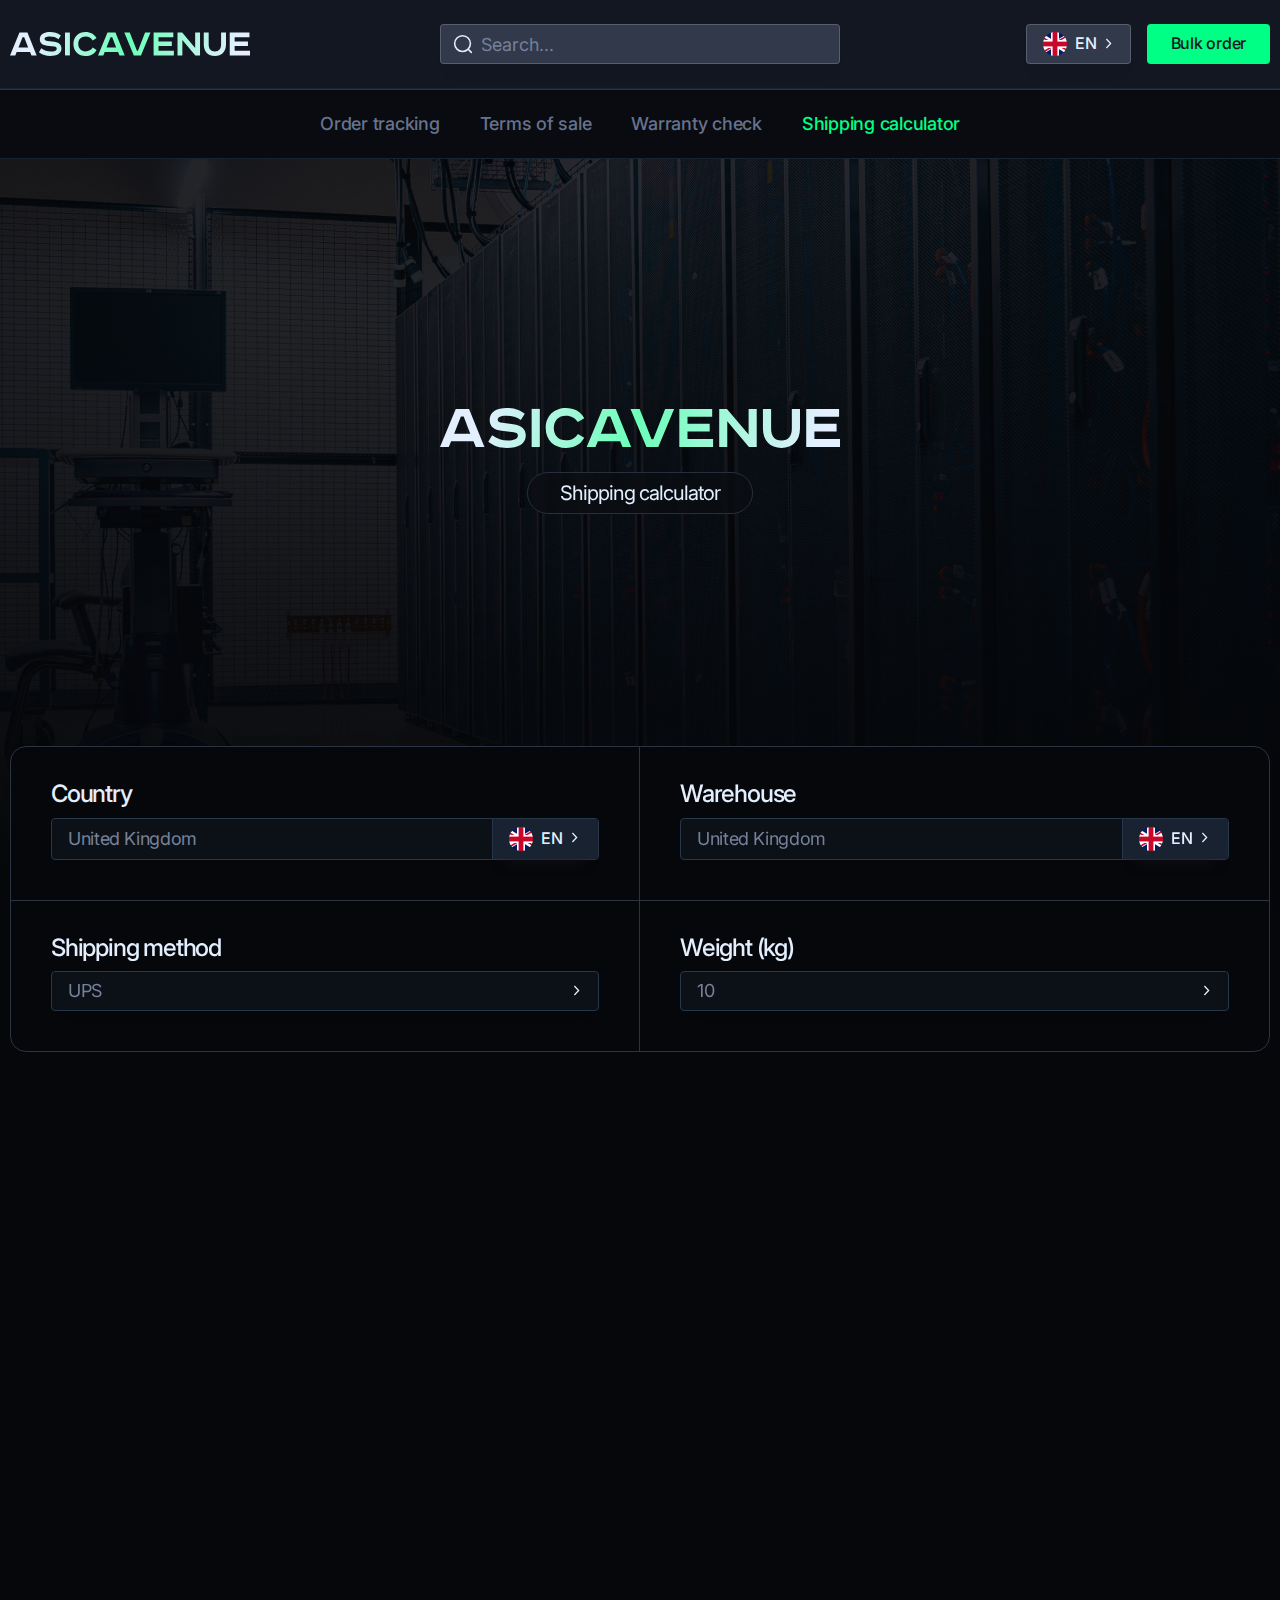
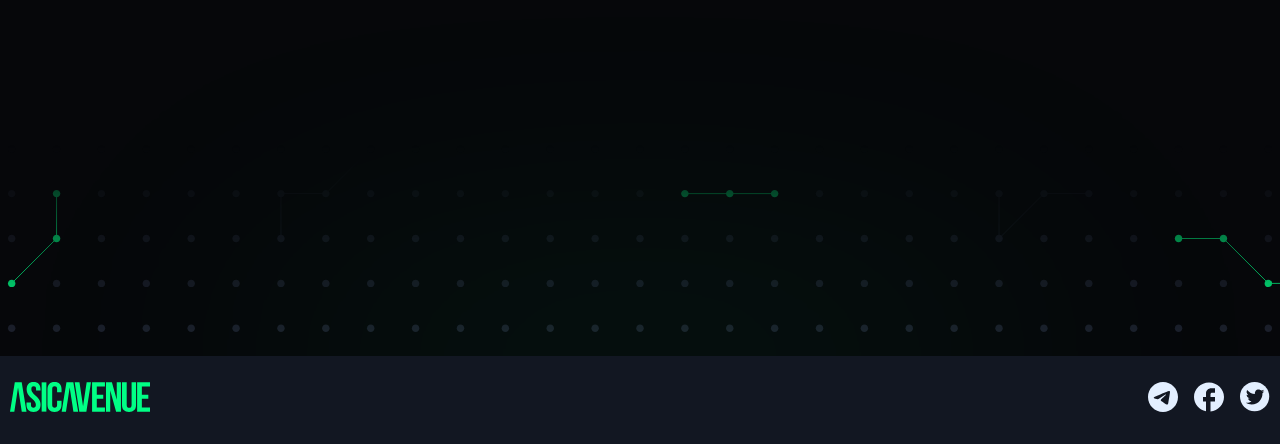
<file: shipping.html>
<!DOCTYPE html>
<html lang="en">
<head>
    <meta charset="UTF-8">
    <meta name="viewport" content="width=device-width, initial-scale=1.0">
    <title>Asicavenue</title>
    <link href="https://unpkg.com/aos@2.3.1/dist/aos.css" rel="stylesheet">
    <link rel="stylesheet" href="./css/style.css">
</head>
<body>
    <div class="wrapper">
        <header class="header">
            <div class="header-bottom">
                <div class="header__container">
                    <div class="header__wrapper">
                        <div class="search-frame search-frame_mobile">
                            <div class="search-frame__container">
                                <div class="search-frame__tabs">
                                    <div class="search-frame__tab search-frame__tab_current">
                                        <div class="search-frame__tab-text">BTC / BCH / BSV SHA256</div>
                                    </div>
                                    <div class="search-frame__tab">
                                        <div class="search-frame__tab-text">ETC Ethash</div>
                                    </div>
                                    <div class="search-frame__tab"><div class="search-frame__tab-text">LTC / DOGE Scrypt</div></div>
                                    <div class="search-frame__tab"><div class="search-frame__tab-text">DASH X11</div></div>
                                    <div class="search-frame__tab"><div class="search-frame__tab-text">ZEC Equihash</div></div>
                                    <div class="search-frame__tab"><div class="search-frame__tab-text">KDA Blake2S</div></div>
                                    <div class="search-frame__tab"><div class="search-frame__tab-text">ZCKB Eaglesong</div></div>
                                    <div class="search-frame__tab"><div class="search-frame__tab-text">HNS Blake2B and SHA3</div></div>
                                    <div class="search-frame__tab"><div class="search-frame__tab-text">ANTSPACE</div></div>
                                    <div class="search-frame__tab"><div class="search-frame__tab-text">Accessories</div></div>
                                </div>

                                <div class="search-frame__body search-list">
                                    <div class="search-list__section search-list__section_current">
                                        <div class="prod-card prod-card_vertical">
                                            <a href="#" class="prod-card__preview">
                                                <img src="./img/product/prod1.png" alt="">
                                            </a>
                                            <div class="prod-card__body">
                                                <div class="prod-card__header">
                                                    <a href="#" class="prod-card__title">Bitcoin Miner S19 Pro+ Hyd.</a>
                                                </div>
                                                <span class="prod-card__price">$ 3629</span>
                                                <div class="prod-card__tags">
                                                    <div class="prod-card__tag">141T</div>
                                                    <div class="prod-card__tag">3031.5W</div>
                                                    <div class="prod-card__tag">21.5J/T</div>
                                                </div>
                                            </div>
                                        </div>

                                        <div class="prod-card prod-card_vertical">
                                            <a href="#" class="prod-card__preview">
                                                <img src="./img/product/prod2.png" alt="">
                                            </a>
                                            <div class="prod-card__body">
                                                <div class="prod-card__header">
                                                    <a href="#" class="prod-card__title">Bitcoin Miner S19 Pro+ Hyd.</a>
                                                </div>
                                                <span class="prod-card__price">$ 3629</span>
                                                <div class="prod-card__tags">
                                                    <div class="prod-card__tag">141T</div>
                                                    <div class="prod-card__tag">3031.5W</div>
                                                    <div class="prod-card__tag">21.5J/T</div>
                                                </div>
                                            </div>
                                        </div>

                                        <div class="prod-card prod-card_vertical">
                                            <a href="#" class="prod-card__preview">
                                                <img src="./img/product/prod1.png" alt="">
                                            </a>
                                            <div class="prod-card__body">
                                                <div class="prod-card__header">
                                                    <a href="#" class="prod-card__title">Bitcoin Miner S19 Pro+ Hyd.</a>
                                                </div>
                                                <span class="prod-card__price">$ 3629</span>
                                                <div class="prod-card__tags">
                                                    <div class="prod-card__tag">141T</div>
                                                    <div class="prod-card__tag">3031.5W</div>
                                                    <div class="prod-card__tag">21.5J/T</div>
                                                </div>
                                            </div>
                                        </div>

                                        <div class="prod-card prod-card_vertical">
                                            <a href="#" class="prod-card__preview">
                                                <img src="./img/product/prod2.png" alt="">
                                            </a>
                                            <div class="prod-card__body">
                                                <div class="prod-card__header">
                                                    <a href="#" class="prod-card__title">Bitcoin Miner S19 Pro+ Hyd.</a>
                                                </div>
                                                <span class="prod-card__price">$ 3629</span>
                                                <div class="prod-card__tags">
                                                    <div class="prod-card__tag">141T</div>
                                                    <div class="prod-card__tag">3031.5W</div>
                                                    <div class="prod-card__tag">21.5J/T</div>
                                                </div>
                                            </div>
                                        </div>
                                    </div>
                                    <div class="search-list__section">
                                        <div class="prod-card prod-card_vertical">
                                            <a href="#" class="prod-card__preview">
                                                <img src="./img/product/prod1.png" alt="">
                                            </a>
                                            <div class="prod-card__body">
                                                <div class="prod-card__header">
                                                    <a href="#" class="prod-card__title">Bitcoin Miner S19 Pro+ Hyd.</a>
                                                </div>
                                                <span class="prod-card__price">$ 3629</span>
                                                <div class="prod-card__tags">
                                                    <div class="prod-card__tag">141T</div>
                                                    <div class="prod-card__tag">3031.5W</div>
                                                    <div class="prod-card__tag">21.5J/T</div>
                                                </div>
                                            </div>
                                        </div>

                                        <div class="prod-card prod-card_vertical">
                                            <a href="#" class="prod-card__preview">
                                                <img src="./img/product/prod1.png" alt="">
                                            </a>
                                            <div class="prod-card__body">
                                                <div class="prod-card__header">
                                                    <a href="#" class="prod-card__title">Bitcoin Miner S19 Pro+ Hyd.</a>
                                                </div>
                                                <span class="prod-card__price">$ 3629</span>
                                                <div class="prod-card__tags">
                                                    <div class="prod-card__tag">141T</div>
                                                    <div class="prod-card__tag">3031.5W</div>
                                                    <div class="prod-card__tag">21.5J/T</div>
                                                </div>
                                            </div>
                                        </div>

                                        <div class="prod-card prod-card_vertical">
                                            <a href="#" class="prod-card__preview">
                                                <img src="./img/product/prod2.png" alt="">
                                            </a>
                                            <div class="prod-card__body">
                                                <div class="prod-card__header">
                                                    <a href="#" class="prod-card__title">Bitcoin Miner S19 Pro+ Hyd.</a>
                                                </div>
                                                <span class="prod-card__price">$ 3629</span>
                                                <div class="prod-card__tags">
                                                    <div class="prod-card__tag">141T</div>
                                                    <div class="prod-card__tag">3031.5W</div>
                                                    <div class="prod-card__tag">21.5J/T</div>
                                                </div>
                                            </div>
                                        </div>
                                    </div>
                                    <div class="search-list__section">

                                        <div class="prod-card prod-card_vertical">
                                            <a href="#" class="prod-card__preview">
                                                <img src="./img/product/prod1.png" alt="">
                                            </a>
                                            <div class="prod-card__body">
                                                <div class="prod-card__header">
                                                    <a href="#" class="prod-card__title">Bitcoin Miner S19 Pro+ Hyd.</a>
                                                </div>
                                                <span class="prod-card__price">$ 3629</span>
                                                <div class="prod-card__tags">
                                                    <div class="prod-card__tag">141T</div>
                                                    <div class="prod-card__tag">3031.5W</div>
                                                    <div class="prod-card__tag">21.5J/T</div>
                                                </div>
                                            </div>
                                        </div>

                                        <div class="prod-card prod-card_vertical">
                                            <a href="#" class="prod-card__preview">
                                                <img src="./img/product/prod2.png" alt="">
                                            </a>
                                            <div class="prod-card__body">
                                                <div class="prod-card__header">
                                                    <a href="#" class="prod-card__title">Bitcoin Miner S19 Pro+ Hyd.</a>
                                                </div>
                                                <span class="prod-card__price">$ 3629</span>
                                                <div class="prod-card__tags">
                                                    <div class="prod-card__tag">141T</div>
                                                    <div class="prod-card__tag">3031.5W</div>
                                                    <div class="prod-card__tag">21.5J/T</div>
                                                </div>
                                            </div>
                                        </div>
                                    </div>
                                    <div class="search-list__section">

                                        <div class="prod-card prod-card_vertical">
                                            <a href="#" class="prod-card__preview">
                                                <img src="./img/product/prod2.png" alt="">
                                            </a>
                                            <div class="prod-card__body">
                                                <div class="prod-card__header">
                                                    <a href="#" class="prod-card__title">Bitcoin Miner S19 Pro+ Hyd.</a>
                                                </div>
                                                <span class="prod-card__price">$ 3629</span>
                                                <div class="prod-card__tags">
                                                    <div class="prod-card__tag">141T</div>
                                                    <div class="prod-card__tag">3031.5W</div>
                                                    <div class="prod-card__tag">21.5J/T</div>
                                                </div>
                                            </div>
                                        </div>
                                    </div>
                                    <div class="search-list__section">
                                        <div class="prod-card prod-card_vertical">
                                            <a href="#" class="prod-card__preview">
                                                <img src="./img/product/prod1.png" alt="">
                                            </a>
                                            <div class="prod-card__body">
                                                <div class="prod-card__header">
                                                    <a href="#" class="prod-card__title">Bitcoin Miner S19 Pro+ Hyd.</a>
                                                </div>
                                                <span class="prod-card__price">$ 3629</span>
                                                <div class="prod-card__tags">
                                                    <div class="prod-card__tag">141T</div>
                                                    <div class="prod-card__tag">3031.5W</div>
                                                    <div class="prod-card__tag">21.5J/T</div>
                                                </div>
                                            </div>
                                        </div>

                                        <div class="prod-card prod-card_vertical">
                                            <a href="#" class="prod-card__preview">
                                                <img src="./img/product/prod1.png" alt="">
                                            </a>
                                            <div class="prod-card__body">
                                                <div class="prod-card__header">
                                                    <a href="#" class="prod-card__title">Bitcoin Miner S19 Pro+ Hyd.</a>
                                                </div>
                                                <span class="prod-card__price">$ 3629</span>
                                                <div class="prod-card__tags">
                                                    <div class="prod-card__tag">141T</div>
                                                    <div class="prod-card__tag">3031.5W</div>
                                                    <div class="prod-card__tag">21.5J/T</div>
                                                </div>
                                            </div>
                                        </div>

                                        <div class="prod-card prod-card_vertical">
                                            <a href="#" class="prod-card__preview">
                                                <img src="./img/product/prod2.png" alt="">
                                            </a>
                                            <div class="prod-card__body">
                                                <div class="prod-card__header">
                                                    <a href="#" class="prod-card__title">Bitcoin Miner S19 Pro+ Hyd.</a>
                                                </div>
                                                <span class="prod-card__price">$ 3629</span>
                                                <div class="prod-card__tags">
                                                    <div class="prod-card__tag">141T</div>
                                                    <div class="prod-card__tag">3031.5W</div>
                                                    <div class="prod-card__tag">21.5J/T</div>
                                                </div>
                                            </div>
                                        </div>
                                    </div>
                                    <div class="search-list__section">

                                        <div class="prod-card prod-card_vertical">
                                            <a href="#" class="prod-card__preview">
                                                <img src="./img/product/prod1.png" alt="">
                                            </a>
                                            <div class="prod-card__body">
                                                <div class="prod-card__header">
                                                    <a href="#" class="prod-card__title">Bitcoin Miner S19 Pro+ Hyd.</a>
                                                </div>
                                                <span class="prod-card__price">$ 3629</span>
                                                <div class="prod-card__tags">
                                                    <div class="prod-card__tag">141T</div>
                                                    <div class="prod-card__tag">3031.5W</div>
                                                    <div class="prod-card__tag">21.5J/T</div>
                                                </div>
                                            </div>
                                        </div>

                                        <div class="prod-card prod-card_vertical">
                                            <a href="#" class="prod-card__preview">
                                                <img src="./img/product/prod2.png" alt="">
                                            </a>
                                            <div class="prod-card__body">
                                                <div class="prod-card__header">
                                                    <a href="#" class="prod-card__title">Bitcoin Miner S19 Pro+ Hyd.</a>
                                                </div>
                                                <span class="prod-card__price">$ 3629</span>
                                                <div class="prod-card__tags">
                                                    <div class="prod-card__tag">141T</div>
                                                    <div class="prod-card__tag">3031.5W</div>
                                                    <div class="prod-card__tag">21.5J/T</div>
                                                </div>
                                            </div>
                                        </div>
                                    </div>
                                    <div class="search-list__section">

                                        <div class="prod-card prod-card_vertical">
                                            <a href="#" class="prod-card__preview">
                                                <img src="./img/product/prod2.png" alt="">
                                            </a>
                                            <div class="prod-card__body">
                                                <div class="prod-card__header">
                                                    <a href="#" class="prod-card__title">Bitcoin Miner S19 Pro+ Hyd.</a>
                                                </div>
                                                <span class="prod-card__price">$ 3629</span>
                                                <div class="prod-card__tags">
                                                    <div class="prod-card__tag">141T</div>
                                                    <div class="prod-card__tag">3031.5W</div>
                                                    <div class="prod-card__tag">21.5J/T</div>
                                                </div>
                                            </div>
                                        </div>
                                    </div>
                                    <div class="search-list__section">
                                        <div class="prod-card prod-card_vertical">
                                            <a href="#" class="prod-card__preview">
                                                <img src="./img/product/prod1.png" alt="">
                                            </a>
                                            <div class="prod-card__body">
                                                <div class="prod-card__header">
                                                    <a href="#" class="prod-card__title">Bitcoin Miner S19 Pro+ Hyd.</a>
                                                </div>
                                                <span class="prod-card__price">$ 3629</span>
                                                <div class="prod-card__tags">
                                                    <div class="prod-card__tag">141T</div>
                                                    <div class="prod-card__tag">3031.5W</div>
                                                    <div class="prod-card__tag">21.5J/T</div>
                                                </div>
                                            </div>
                                        </div>

                                        <div class="prod-card prod-card_vertical">
                                            <a href="#" class="prod-card__preview">
                                                <img src="./img/product/prod1.png" alt="">
                                            </a>
                                            <div class="prod-card__body">
                                                <div class="prod-card__header">
                                                    <a href="#" class="prod-card__title">Bitcoin Miner S19 Pro+ Hyd.</a>
                                                </div>
                                                <span class="prod-card__price">$ 3629</span>
                                                <div class="prod-card__tags">
                                                    <div class="prod-card__tag">141T</div>
                                                    <div class="prod-card__tag">3031.5W</div>
                                                    <div class="prod-card__tag">21.5J/T</div>
                                                </div>
                                            </div>
                                        </div>

                                        <div class="prod-card prod-card_vertical">
                                            <a href="#" class="prod-card__preview">
                                                <img src="./img/product/prod2.png" alt="">
                                            </a>
                                            <div class="prod-card__body">
                                                <div class="prod-card__header">
                                                    <a href="#" class="prod-card__title">Bitcoin Miner S19 Pro+ Hyd.</a>
                                                </div>
                                                <span class="prod-card__price">$ 3629</span>
                                                <div class="prod-card__tags">
                                                    <div class="prod-card__tag">141T</div>
                                                    <div class="prod-card__tag">3031.5W</div>
                                                    <div class="prod-card__tag">21.5J/T</div>
                                                </div>
                                            </div>
                                        </div>
                                    </div>
                                    <div class="search-list__section">

                                        <div class="prod-card prod-card_vertical">
                                            <a href="#" class="prod-card__preview">
                                                <img src="./img/product/prod1.png" alt="">
                                            </a>
                                            <div class="prod-card__body">
                                                <div class="prod-card__header">
                                                    <a href="#" class="prod-card__title">Bitcoin Miner S19 Pro+ Hyd.</a>
                                                </div>
                                                <span class="prod-card__price">$ 3629</span>
                                                <div class="prod-card__tags">
                                                    <div class="prod-card__tag">141T</div>
                                                    <div class="prod-card__tag">3031.5W</div>
                                                    <div class="prod-card__tag">21.5J/T</div>
                                                </div>
                                            </div>
                                        </div>

                                        <div class="prod-card prod-card_vertical">
                                            <a href="#" class="prod-card__preview">
                                                <img src="./img/product/prod2.png" alt="">
                                            </a>
                                            <div class="prod-card__body">
                                                <div class="prod-card__header">
                                                    <a href="#" class="prod-card__title">Bitcoin Miner S19 Pro+ Hyd.</a>
                                                </div>
                                                <span class="prod-card__price">$ 3629</span>
                                                <div class="prod-card__tags">
                                                    <div class="prod-card__tag">141T</div>
                                                    <div class="prod-card__tag">3031.5W</div>
                                                    <div class="prod-card__tag">21.5J/T</div>
                                                </div>
                                            </div>
                                        </div>
                                    </div>
                                    <div class="search-list__section">

                                        <div class="prod-card prod-card_vertical">
                                            <a href="#" class="prod-card__preview">
                                                <img src="./img/product/prod2.png" alt="">
                                            </a>
                                            <div class="prod-card__body">
                                                <div class="prod-card__header">
                                                    <a href="#" class="prod-card__title">Bitcoin Miner S19 Pro+ Hyd.</a>
                                                </div>
                                                <span class="prod-card__price">$ 3629</span>
                                                <div class="prod-card__tags">
                                                    <div class="prod-card__tag">141T</div>
                                                    <div class="prod-card__tag">3031.5W</div>
                                                    <div class="prod-card__tag">21.5J/T</div>
                                                </div>
                                            </div>
                                        </div>
                                    </div>
                                </div>
                            </div>
                        </div>

                        <ul class="header-bottom__nav">
                            <li><a href="#" class="header-bottom__link">Order tracking</a></li>
                            <li><a href="#" class="header-bottom__link">Terms of sale</a></li>
                            <li><a href="#" class="header-bottom__link">Warranty check</a></li>
                            <li><a href="#" class="header-bottom__link header-bottom__link_current">Shipping calculator</a></li>
                        </ul>

                        <div class="header-bottom__other">
                            <div class="search-field">
                                <div class="search-field__icon">
                                    <img src="./img/icons/search-icon.svg" alt="">
                                </div>

                                <input type="text" class="search-field__input main-search" placeholder="Search...">
                            </div>

                            <div class="user-actions">
                                <div class="change-lang dropdown">
                                    <div class="dropdown__header">
                                        <div class="dropdown__current">
                                            <div class="change-lang__el">
                                                <div class="change-lang__icon">
                                                    <img src="./img/flag/en.png" alt="">
                                                </div>
                                                <span class="change-lang__text">en</span>
                                            </div>
                                        </div>
                                        <div class="dropdown__icon"><img src="./img/icons/arrow-bottom.svg" alt=""></div>
                                    </div>
                                    <div class="dropdown__body">
                                        <div class="dropdown__item">
                                            <div class="change-lang__el">
                                                <div class="change-lang__icon">
                                                    <img src="./img/flag/en.png" alt="">
                                                </div>
                                                <span class="change-lang__text">en</span>
                                            </div>
                                        </div>
                                        <div class="dropdown__item">
                                            <div class="change-lang__el">
                                                <div class="change-lang__icon">
                                                    <img src="./img/flag/gr.png" alt="">
                                                </div>
                                                <span class="change-lang__text">gr</span>
                                            </div>
                                        </div>
                                        <div class="dropdown__item">
                                            <div class="change-lang__el">
                                                <div class="change-lang__icon">
                                                    <img src="./img/flag/sp.png" alt="">
                                                </div>
                                                <span class="change-lang__text">sp</span>
                                            </div>
                                        </div>
                                    </div>
                                </div>

                                <button class="user-actions__button button">Bulk order</button>
                            </div>
                        </div>
                    </div>
                </div>
            </div>

            <div class="search-frame search-frame_desktop">
                <div class="search-frame__container">
                    <div class="search-frame__tabs">
                        <div class="search-frame__tab search-frame__tab_current">
                            <div class="search-frame__tab-text">BTC / BCH / BSV SHA256</div>
                        </div>
                        <div class="search-frame__tab">
                            <div class="search-frame__tab-text">ETC Ethash</div>
                        </div>
                        <div class="search-frame__tab"><div class="search-frame__tab-text">LTC / DOGE Scrypt</div></div>
                        <div class="search-frame__tab"><div class="search-frame__tab-text">DASH X11</div></div>
                        <div class="search-frame__tab"><div class="search-frame__tab-text">ZEC Equihash</div></div>
                        <div class="search-frame__tab"><div class="search-frame__tab-text">KDA Blake2S</div></div>
                        <div class="search-frame__tab"><div class="search-frame__tab-text">ZCKB Eaglesong</div></div>
                        <div class="search-frame__tab"><div class="search-frame__tab-text">HNS Blake2B and SHA3</div></div>
                        <div class="search-frame__tab"><div class="search-frame__tab-text">ANTSPACE</div></div>
                        <div class="search-frame__tab"><div class="search-frame__tab-text">Accessories</div></div>
                    </div>

                    <div class="search-frame__body search-list">
                        <div class="search-list__section search-list__section_current">
                            <div class="prod-card prod-card_vertical">
                                <a href="#" class="prod-card__preview">
                                    <img src="./img/product/prod1.png" alt="">
                                </a>
                                <div class="prod-card__body">
                                    <div class="prod-card__header">
                                        <a href="#" class="prod-card__title">Bitcoin Miner S19 Pro+ Hyd.</a>
                                    </div>
                                    <span class="prod-card__price">$ 3629</span>
                                    <div class="prod-card__tags">
                                        <div class="prod-card__tag">141T</div>
                                        <div class="prod-card__tag">3031.5W</div>
                                        <div class="prod-card__tag">21.5J/T</div>
                                    </div>
                                </div>
                            </div>

                            <div class="prod-card prod-card_vertical">
                                <a href="#" class="prod-card__preview">
                                    <img src="./img/product/prod2.png" alt="">
                                </a>
                                <div class="prod-card__body">
                                    <div class="prod-card__header">
                                        <a href="#" class="prod-card__title">Bitcoin Miner S19 Pro+ Hyd.</a>
                                    </div>
                                    <span class="prod-card__price">$ 3629</span>
                                    <div class="prod-card__tags">
                                        <div class="prod-card__tag">141T</div>
                                        <div class="prod-card__tag">3031.5W</div>
                                        <div class="prod-card__tag">21.5J/T</div>
                                    </div>
                                </div>
                            </div>

                            <div class="prod-card prod-card_vertical">
                                <a href="#" class="prod-card__preview">
                                    <img src="./img/product/prod1.png" alt="">
                                </a>
                                <div class="prod-card__body">
                                    <div class="prod-card__header">
                                        <a href="#" class="prod-card__title">Bitcoin Miner S19 Pro+ Hyd.</a>
                                    </div>
                                    <span class="prod-card__price">$ 3629</span>
                                    <div class="prod-card__tags">
                                        <div class="prod-card__tag">141T</div>
                                        <div class="prod-card__tag">3031.5W</div>
                                        <div class="prod-card__tag">21.5J/T</div>
                                    </div>
                                </div>
                            </div>

                            <div class="prod-card prod-card_vertical">
                                <a href="#" class="prod-card__preview">
                                    <img src="./img/product/prod2.png" alt="">
                                </a>
                                <div class="prod-card__body">
                                    <div class="prod-card__header">
                                        <a href="#" class="prod-card__title">Bitcoin Miner S19 Pro+ Hyd.</a>
                                    </div>
                                    <span class="prod-card__price">$ 3629</span>
                                    <div class="prod-card__tags">
                                        <div class="prod-card__tag">141T</div>
                                        <div class="prod-card__tag">3031.5W</div>
                                        <div class="prod-card__tag">21.5J/T</div>
                                    </div>
                                </div>
                            </div>
                        </div>
                        <div class="search-list__section">
                            <div class="prod-card prod-card_vertical">
                                <a href="#" class="prod-card__preview">
                                    <img src="./img/product/prod1.png" alt="">
                                </a>
                                <div class="prod-card__body">
                                    <div class="prod-card__header">
                                        <a href="#" class="prod-card__title">Bitcoin Miner S19 Pro+ Hyd.</a>
                                    </div>
                                    <span class="prod-card__price">$ 3629</span>
                                    <div class="prod-card__tags">
                                        <div class="prod-card__tag">141T</div>
                                        <div class="prod-card__tag">3031.5W</div>
                                        <div class="prod-card__tag">21.5J/T</div>
                                    </div>
                                </div>
                            </div>

                            <div class="prod-card prod-card_vertical">
                                <a href="#" class="prod-card__preview">
                                    <img src="./img/product/prod1.png" alt="">
                                </a>
                                <div class="prod-card__body">
                                    <div class="prod-card__header">
                                        <a href="#" class="prod-card__title">Bitcoin Miner S19 Pro+ Hyd.</a>
                                    </div>
                                    <span class="prod-card__price">$ 3629</span>
                                    <div class="prod-card__tags">
                                        <div class="prod-card__tag">141T</div>
                                        <div class="prod-card__tag">3031.5W</div>
                                        <div class="prod-card__tag">21.5J/T</div>
                                    </div>
                                </div>
                            </div>

                            <div class="prod-card prod-card_vertical">
                                <a href="#" class="prod-card__preview">
                                    <img src="./img/product/prod2.png" alt="">
                                </a>
                                <div class="prod-card__body">
                                    <div class="prod-card__header">
                                        <a href="#" class="prod-card__title">Bitcoin Miner S19 Pro+ Hyd.</a>
                                    </div>
                                    <span class="prod-card__price">$ 3629</span>
                                    <div class="prod-card__tags">
                                        <div class="prod-card__tag">141T</div>
                                        <div class="prod-card__tag">3031.5W</div>
                                        <div class="prod-card__tag">21.5J/T</div>
                                    </div>
                                </div>
                            </div>
                        </div>
                        <div class="search-list__section">

                            <div class="prod-card prod-card_vertical">
                                <a href="#" class="prod-card__preview">
                                    <img src="./img/product/prod1.png" alt="">
                                </a>
                                <div class="prod-card__body">
                                    <div class="prod-card__header">
                                        <a href="#" class="prod-card__title">Bitcoin Miner S19 Pro+ Hyd.</a>
                                    </div>
                                    <span class="prod-card__price">$ 3629</span>
                                    <div class="prod-card__tags">
                                        <div class="prod-card__tag">141T</div>
                                        <div class="prod-card__tag">3031.5W</div>
                                        <div class="prod-card__tag">21.5J/T</div>
                                    </div>
                                </div>
                            </div>

                            <div class="prod-card prod-card_vertical">
                                <a href="#" class="prod-card__preview">
                                    <img src="./img/product/prod2.png" alt="">
                                </a>
                                <div class="prod-card__body">
                                    <div class="prod-card__header">
                                        <a href="#" class="prod-card__title">Bitcoin Miner S19 Pro+ Hyd.</a>
                                    </div>
                                    <span class="prod-card__price">$ 3629</span>
                                    <div class="prod-card__tags">
                                        <div class="prod-card__tag">141T</div>
                                        <div class="prod-card__tag">3031.5W</div>
                                        <div class="prod-card__tag">21.5J/T</div>
                                    </div>
                                </div>
                            </div>
                        </div>
                        <div class="search-list__section">

                            <div class="prod-card prod-card_vertical">
                                <a href="#" class="prod-card__preview">
                                    <img src="./img/product/prod2.png" alt="">
                                </a>
                                <div class="prod-card__body">
                                    <div class="prod-card__header">
                                        <a href="#" class="prod-card__title">Bitcoin Miner S19 Pro+ Hyd.</a>
                                    </div>
                                    <span class="prod-card__price">$ 3629</span>
                                    <div class="prod-card__tags">
                                        <div class="prod-card__tag">141T</div>
                                        <div class="prod-card__tag">3031.5W</div>
                                        <div class="prod-card__tag">21.5J/T</div>
                                    </div>
                                </div>
                            </div>
                        </div>
                        <div class="search-list__section">
                            <div class="prod-card prod-card_vertical">
                                <a href="#" class="prod-card__preview">
                                    <img src="./img/product/prod1.png" alt="">
                                </a>
                                <div class="prod-card__body">
                                    <div class="prod-card__header">
                                        <a href="#" class="prod-card__title">Bitcoin Miner S19 Pro+ Hyd.</a>
                                    </div>
                                    <span class="prod-card__price">$ 3629</span>
                                    <div class="prod-card__tags">
                                        <div class="prod-card__tag">141T</div>
                                        <div class="prod-card__tag">3031.5W</div>
                                        <div class="prod-card__tag">21.5J/T</div>
                                    </div>
                                </div>
                            </div>

                            <div class="prod-card prod-card_vertical">
                                <a href="#" class="prod-card__preview">
                                    <img src="./img/product/prod1.png" alt="">
                                </a>
                                <div class="prod-card__body">
                                    <div class="prod-card__header">
                                        <a href="#" class="prod-card__title">Bitcoin Miner S19 Pro+ Hyd.</a>
                                    </div>
                                    <span class="prod-card__price">$ 3629</span>
                                    <div class="prod-card__tags">
                                        <div class="prod-card__tag">141T</div>
                                        <div class="prod-card__tag">3031.5W</div>
                                        <div class="prod-card__tag">21.5J/T</div>
                                    </div>
                                </div>
                            </div>

                            <div class="prod-card prod-card_vertical">
                                <a href="#" class="prod-card__preview">
                                    <img src="./img/product/prod2.png" alt="">
                                </a>
                                <div class="prod-card__body">
                                    <div class="prod-card__header">
                                        <a href="#" class="prod-card__title">Bitcoin Miner S19 Pro+ Hyd.</a>
                                    </div>
                                    <span class="prod-card__price">$ 3629</span>
                                    <div class="prod-card__tags">
                                        <div class="prod-card__tag">141T</div>
                                        <div class="prod-card__tag">3031.5W</div>
                                        <div class="prod-card__tag">21.5J/T</div>
                                    </div>
                                </div>
                            </div>
                        </div>
                        <div class="search-list__section">

                            <div class="prod-card prod-card_vertical">
                                <a href="#" class="prod-card__preview">
                                    <img src="./img/product/prod1.png" alt="">
                                </a>
                                <div class="prod-card__body">
                                    <div class="prod-card__header">
                                        <a href="#" class="prod-card__title">Bitcoin Miner S19 Pro+ Hyd.</a>
                                    </div>
                                    <span class="prod-card__price">$ 3629</span>
                                    <div class="prod-card__tags">
                                        <div class="prod-card__tag">141T</div>
                                        <div class="prod-card__tag">3031.5W</div>
                                        <div class="prod-card__tag">21.5J/T</div>
                                    </div>
                                </div>
                            </div>

                            <div class="prod-card prod-card_vertical">
                                <a href="#" class="prod-card__preview">
                                    <img src="./img/product/prod2.png" alt="">
                                </a>
                                <div class="prod-card__body">
                                    <div class="prod-card__header">
                                        <a href="#" class="prod-card__title">Bitcoin Miner S19 Pro+ Hyd.</a>
                                    </div>
                                    <span class="prod-card__price">$ 3629</span>
                                    <div class="prod-card__tags">
                                        <div class="prod-card__tag">141T</div>
                                        <div class="prod-card__tag">3031.5W</div>
                                        <div class="prod-card__tag">21.5J/T</div>
                                    </div>
                                </div>
                            </div>
                        </div>
                        <div class="search-list__section">

                            <div class="prod-card prod-card_vertical">
                                <a href="#" class="prod-card__preview">
                                    <img src="./img/product/prod2.png" alt="">
                                </a>
                                <div class="prod-card__body">
                                    <div class="prod-card__header">
                                        <a href="#" class="prod-card__title">Bitcoin Miner S19 Pro+ Hyd.</a>
                                    </div>
                                    <span class="prod-card__price">$ 3629</span>
                                    <div class="prod-card__tags">
                                        <div class="prod-card__tag">141T</div>
                                        <div class="prod-card__tag">3031.5W</div>
                                        <div class="prod-card__tag">21.5J/T</div>
                                    </div>
                                </div>
                            </div>
                        </div>
                        <div class="search-list__section">
                            <div class="prod-card prod-card_vertical">
                                <a href="#" class="prod-card__preview">
                                    <img src="./img/product/prod1.png" alt="">
                                </a>
                                <div class="prod-card__body">
                                    <div class="prod-card__header">
                                        <a href="#" class="prod-card__title">Bitcoin Miner S19 Pro+ Hyd.</a>
                                    </div>
                                    <span class="prod-card__price">$ 3629</span>
                                    <div class="prod-card__tags">
                                        <div class="prod-card__tag">141T</div>
                                        <div class="prod-card__tag">3031.5W</div>
                                        <div class="prod-card__tag">21.5J/T</div>
                                    </div>
                                </div>
                            </div>

                            <div class="prod-card prod-card_vertical">
                                <a href="#" class="prod-card__preview">
                                    <img src="./img/product/prod1.png" alt="">
                                </a>
                                <div class="prod-card__body">
                                    <div class="prod-card__header">
                                        <a href="#" class="prod-card__title">Bitcoin Miner S19 Pro+ Hyd.</a>
                                    </div>
                                    <span class="prod-card__price">$ 3629</span>
                                    <div class="prod-card__tags">
                                        <div class="prod-card__tag">141T</div>
                                        <div class="prod-card__tag">3031.5W</div>
                                        <div class="prod-card__tag">21.5J/T</div>
                                    </div>
                                </div>
                            </div>

                            <div class="prod-card prod-card_vertical">
                                <a href="#" class="prod-card__preview">
                                    <img src="./img/product/prod2.png" alt="">
                                </a>
                                <div class="prod-card__body">
                                    <div class="prod-card__header">
                                        <a href="#" class="prod-card__title">Bitcoin Miner S19 Pro+ Hyd.</a>
                                    </div>
                                    <span class="prod-card__price">$ 3629</span>
                                    <div class="prod-card__tags">
                                        <div class="prod-card__tag">141T</div>
                                        <div class="prod-card__tag">3031.5W</div>
                                        <div class="prod-card__tag">21.5J/T</div>
                                    </div>
                                </div>
                            </div>
                        </div>
                        <div class="search-list__section">

                            <div class="prod-card prod-card_vertical">
                                <a href="#" class="prod-card__preview">
                                    <img src="./img/product/prod1.png" alt="">
                                </a>
                                <div class="prod-card__body">
                                    <div class="prod-card__header">
                                        <a href="#" class="prod-card__title">Bitcoin Miner S19 Pro+ Hyd.</a>
                                    </div>
                                    <span class="prod-card__price">$ 3629</span>
                                    <div class="prod-card__tags">
                                        <div class="prod-card__tag">141T</div>
                                        <div class="prod-card__tag">3031.5W</div>
                                        <div class="prod-card__tag">21.5J/T</div>
                                    </div>
                                </div>
                            </div>

                            <div class="prod-card prod-card_vertical">
                                <a href="#" class="prod-card__preview">
                                    <img src="./img/product/prod2.png" alt="">
                                </a>
                                <div class="prod-card__body">
                                    <div class="prod-card__header">
                                        <a href="#" class="prod-card__title">Bitcoin Miner S19 Pro+ Hyd.</a>
                                    </div>
                                    <span class="prod-card__price">$ 3629</span>
                                    <div class="prod-card__tags">
                                        <div class="prod-card__tag">141T</div>
                                        <div class="prod-card__tag">3031.5W</div>
                                        <div class="prod-card__tag">21.5J/T</div>
                                    </div>
                                </div>
                            </div>
                        </div>
                        <div class="search-list__section">

                            <div class="prod-card prod-card_vertical">
                                <a href="#" class="prod-card__preview">
                                    <img src="./img/product/prod2.png" alt="">
                                </a>
                                <div class="prod-card__body">
                                    <div class="prod-card__header">
                                        <a href="#" class="prod-card__title">Bitcoin Miner S19 Pro+ Hyd.</a>
                                    </div>
                                    <span class="prod-card__price">$ 3629</span>
                                    <div class="prod-card__tags">
                                        <div class="prod-card__tag">141T</div>
                                        <div class="prod-card__tag">3031.5W</div>
                                        <div class="prod-card__tag">21.5J/T</div>
                                    </div>
                                </div>
                            </div>
                        </div>
                    </div>
                </div>
            </div>

            <div class="header-top">
                <div class="header__container">
                    <div class="header__wrapper">
                        <a href="./index.html" class="header-logo">
                            <img src="./img/header-logo.svg" alt="">
                        </a>

                        <div class="search-field">
                            <div class="search-field__icon">
                                <img src="./img/icons/search-icon.svg" alt="">
                            </div>

                            <input type="text" class="search-field__input main-search" placeholder="Search...">
                        </div>

                        <div class="user-actions">
                            <div class="change-lang dropdown">
                                <div class="dropdown__header">
                                    <div class="dropdown__current">
                                        <div class="change-lang__el">
                                            <div class="change-lang__icon">
                                                <img src="./img/flag/en.png" alt="">
                                            </div>
                                            <span class="change-lang__text">en</span>
                                        </div>
                                    </div>
                                    <div class="dropdown__icon"><img src="./img/icons/arrow-bottom.svg" alt=""></div>
                                </div>
                                <div class="dropdown__body">
                                    <div class="dropdown__item">
                                        <div class="change-lang__el">
                                            <div class="change-lang__icon">
                                                <img src="./img/flag/en.png" alt="">
                                            </div>
                                            <span class="change-lang__text">en</span>
                                        </div>
                                    </div>
                                    <div class="dropdown__item">
                                        <div class="change-lang__el">
                                            <div class="change-lang__icon">
                                                <img src="./img/flag/gr.png" alt="">
                                            </div>
                                            <span class="change-lang__text">gr</span>
                                        </div>
                                    </div>
                                    <div class="dropdown__item">
                                        <div class="change-lang__el">
                                            <div class="change-lang__icon">
                                                <img src="./img/flag/sp.png" alt="">
                                            </div>
                                            <span class="change-lang__text">sp</span>
                                        </div>
                                    </div>
                                </div>
                            </div>

                            <button class="user-actions__button button">Bulk order</button>
                        </div>

                        <button class="burger-btn">
                            <span></span>
                            <span></span>
                            <span></span>
                        </button>
                    </div>
                </div>
            </div>
        </header>
        <main class="main">
            <div class="main__hero hero" data-aos="hero-animation" data-aos-duration="800">
                <div class="hero__container">
                    <div class="hero__wrapper hero__wrapper_small">
                        <div class="hero__article hero__article_small">
                            <div class="hero__logo" data-aos="fade-up" data-aos-duration="800">
                                <img src="./img/header-logo.svg" alt="">
                            </div>

                            <div class="hero__tag" data-aos="fade-up" data-aos-duration="800" data-aos-delay="100">Shipping calculator</div>
                        </div>

                        <div class="hero-shipping">
                            <div class="shipping" data-aos="zoom-in" data-aos-duration="800">
                                <div class="shipping__block">
                                    <h3 class="shipping__title">Country</h3>

                                    <div class="shipping__body">
                                        <div class="input-spoiler">
                                            <input type="text" class="input-spoiler__input" readonly value="United Kingdom">
                                            <div class="dropdown input-spoiler__dropdown change-lang">
                                                <div class="dropdown__header">
                                                    <div class="dropdown__current">
                                                        <div class="change-lang__el">
                                                            <div class="change-lang__icon">
                                                                <img src="./img/flag/en.png" alt="">
                                                            </div>
                                                            <span class="change-lang__text">en</span>
                                                        </div>
                                                    </div>
                                                    <div class="dropdown__icon"><img src="./img/icons/arrow-bottom.svg" alt=""></div>
                                                </div>
                                                <div class="dropdown__body">
                                                    <div class="dropdown__item" data-label="United Kingdom">
                                                        <div class="change-lang__el">
                                                            <div class="change-lang__icon">
                                                                <img src="./img/flag/en.png" alt="">
                                                            </div>
                                                            <span class="change-lang__text">en</span>
                                                        </div>
                                                    </div>
                                                    <div class="dropdown__item" data-label="Germany">
                                                        <div class="change-lang__el">
                                                            <div class="change-lang__icon">
                                                                <img src="./img/flag/gr.png" alt="">
                                                            </div>
                                                            <span class="change-lang__text">gr</span>
                                                        </div>
                                                    </div>
                                                    <div class="dropdown__item" data-label="Spain">
                                                        <div class="change-lang__el">
                                                            <div class="change-lang__icon">
                                                                <img src="./img/flag/sp.png" alt="">
                                                            </div>
                                                            <span class="change-lang__text">sp</span>
                                                        </div>
                                                    </div>
                                                </div>
                                            </div>
                                        </div>
                                    </div>
                                </div>

                                <div class="shipping__block">
                                    <h3 class="shipping__title">Warehouse</h3>

                                    <div class="shipping__body">
                                        <div class="input-spoiler">
                                            <input type="text" class="input-spoiler__input" readonly value="United Kingdom">
                                            <div class="dropdown input-spoiler__dropdown change-lang">
                                                <div class="dropdown__header">
                                                    <div class="dropdown__current">
                                                        <div class="change-lang__el">
                                                            <div class="change-lang__icon">
                                                                <img src="./img/flag/en.png" alt="">
                                                            </div>
                                                            <span class="change-lang__text">en</span>
                                                        </div>
                                                    </div>
                                                    <div class="dropdown__icon"><img src="./img/icons/arrow-bottom.svg" alt=""></div>
                                                </div>
                                                <div class="dropdown__body">
                                                    <div class="dropdown__item" data-label="United Kingdom">
                                                        <div class="change-lang__el">
                                                            <div class="change-lang__icon">
                                                                <img src="./img/flag/en.png" alt="">
                                                            </div>
                                                            <span class="change-lang__text">en</span>
                                                        </div>
                                                    </div>
                                                    <div class="dropdown__item" data-label="Germany">
                                                        <div class="change-lang__el">
                                                            <div class="change-lang__icon">
                                                                <img src="./img/flag/gr.png" alt="">
                                                            </div>
                                                            <span class="change-lang__text">gr</span>
                                                        </div>
                                                    </div>
                                                    <div class="dropdown__item" data-label="Spain">
                                                        <div class="change-lang__el">
                                                            <div class="change-lang__icon">
                                                                <img src="./img/flag/sp.png" alt="">
                                                            </div>
                                                            <span class="change-lang__text">sp</span>
                                                        </div>
                                                    </div>
                                                </div>
                                            </div>
                                        </div>
                                    </div>
                                </div>

                                <div class="shipping__block">
                                    <h3 class="shipping__title">Shipping method</h3>

                                    <div class="shipping__body">
                                        <div class="dropdown shipping__dropdown">
                                            <div class="dropdown__header">
                                                <div class="dropdown__current">
                                                    <div class="change-lang__el">
                                                        UPS
                                                    </div>
                                                </div>
                                                <div class="dropdown__icon"><img src="./img/icons/arrow-bottom.svg" alt=""></div>
                                            </div>
                                            <div class="dropdown__body">
                                                <div class="dropdown__item" data-label="United Kingdom">
                                                    UPS
                                                </div>
                                                <div class="dropdown__item" data-label="Germany">
                                                    DPS
                                                </div>
                                                <div class="dropdown__item" data-label="Spain">
                                                    WPS
                                                </div>
                                            </div>
                                        </div>
                                    </div>
                                </div>

                                <div class="shipping__block">
                                    <h3 class="shipping__title">Weight (kg)</h3>

                                    <div class="shipping__body">
                                        <div class="dropdown shipping__dropdown">
                                            <div class="dropdown__header">
                                                <div class="dropdown__current">
                                                    <div class="change-lang__el">
                                                        10
                                                    </div>
                                                </div>
                                                <div class="dropdown__icon"><img src="./img/icons/arrow-bottom.svg" alt=""></div>
                                            </div>
                                            <div class="dropdown__body">
                                                <div class="dropdown__item" data-label="United Kingdom">
                                                    10
                                                </div>
                                                <div class="dropdown__item" data-label="Germany">
                                                    20
                                                </div>
                                                <div class="dropdown__item" data-label="Spain">
                                                    50
                                                </div>
                                            </div>
                                        </div>
                                    </div>
                                </div>
                            </div>

                            <div class="hero-shipping__bottom" data-aos="fade-up" data-aos-duration="800">
                                <button class="hero-shipping__button button">Calculate</button>
                            </div>
                        </div>
                    </div>
                </div>
            </div>

            <section class="main__section contact">
                <div class="contact__container">
                    <div class="contact__wrapper">
                        <div class="contact__logo" data-aos="fade-up" data-aos-duration="800">
                            <img src="./img/footer-logo.svg" alt="">
                        </div>
                        <h2 class="contact__title title" data-aos="fade-up" data-aos-duration="800" data-aos-delay="50">Interested in buying?</h2>
                        <p class="contact__paragraph paragraph" data-aos="fade-up" data-aos-duration="800" data-aos-delay="100">
                            You can ask us a question, or take a closer look at our product segment.
                        </p>
                        <div class="contact__buttons" data-aos="fade-up" data-aos-duration="800" data-aos-delay="150">
                            <button class="contact__button button">Contact Us</button>
                            <button class="contact__button button button_grey" data-aos="fade-up">Go to the store</button>
                        </div>
                    </div>
                </div>
            </section>
        </main>
        <footer class="footer">
            <div class="footer__container">
                <div class="footer__wrapper">
                    <a href="./index.html" class="footer-logo"><img src="./img/footer-logo.svg" alt=""></a>
                
                    <div class="social-list">
                        <a href="#" class="social-list__el">
                            <img src="./img/icons/telegram.svg" alt="">
                        </a>

                        <a href="#" class="social-list__el">
                            <img src="./img/icons/facebook.svg" alt="">
                        </a>

                        <a href="#" class="social-list__el">
                            <img src="./img/icons/twitter.svg" alt="">
                        </a>
                    </div>
                </div>
            </div>
        </footer>

        <div class="overlay"></div>
    </div>

    <script src="https://unpkg.com/aos@2.3.1/dist/aos.js"></script>
    <script>
        AOS.init();
    </script>
    <script src="./js/dropdown.js"></script>
    <script src="./js/burger.js"></script>
    <script src="./js/scroll-control.js"></script>
    <script src="./js/actions.js"></script>
    <script src="./js/tabs.js"></script>
</body>
</html>
</file>
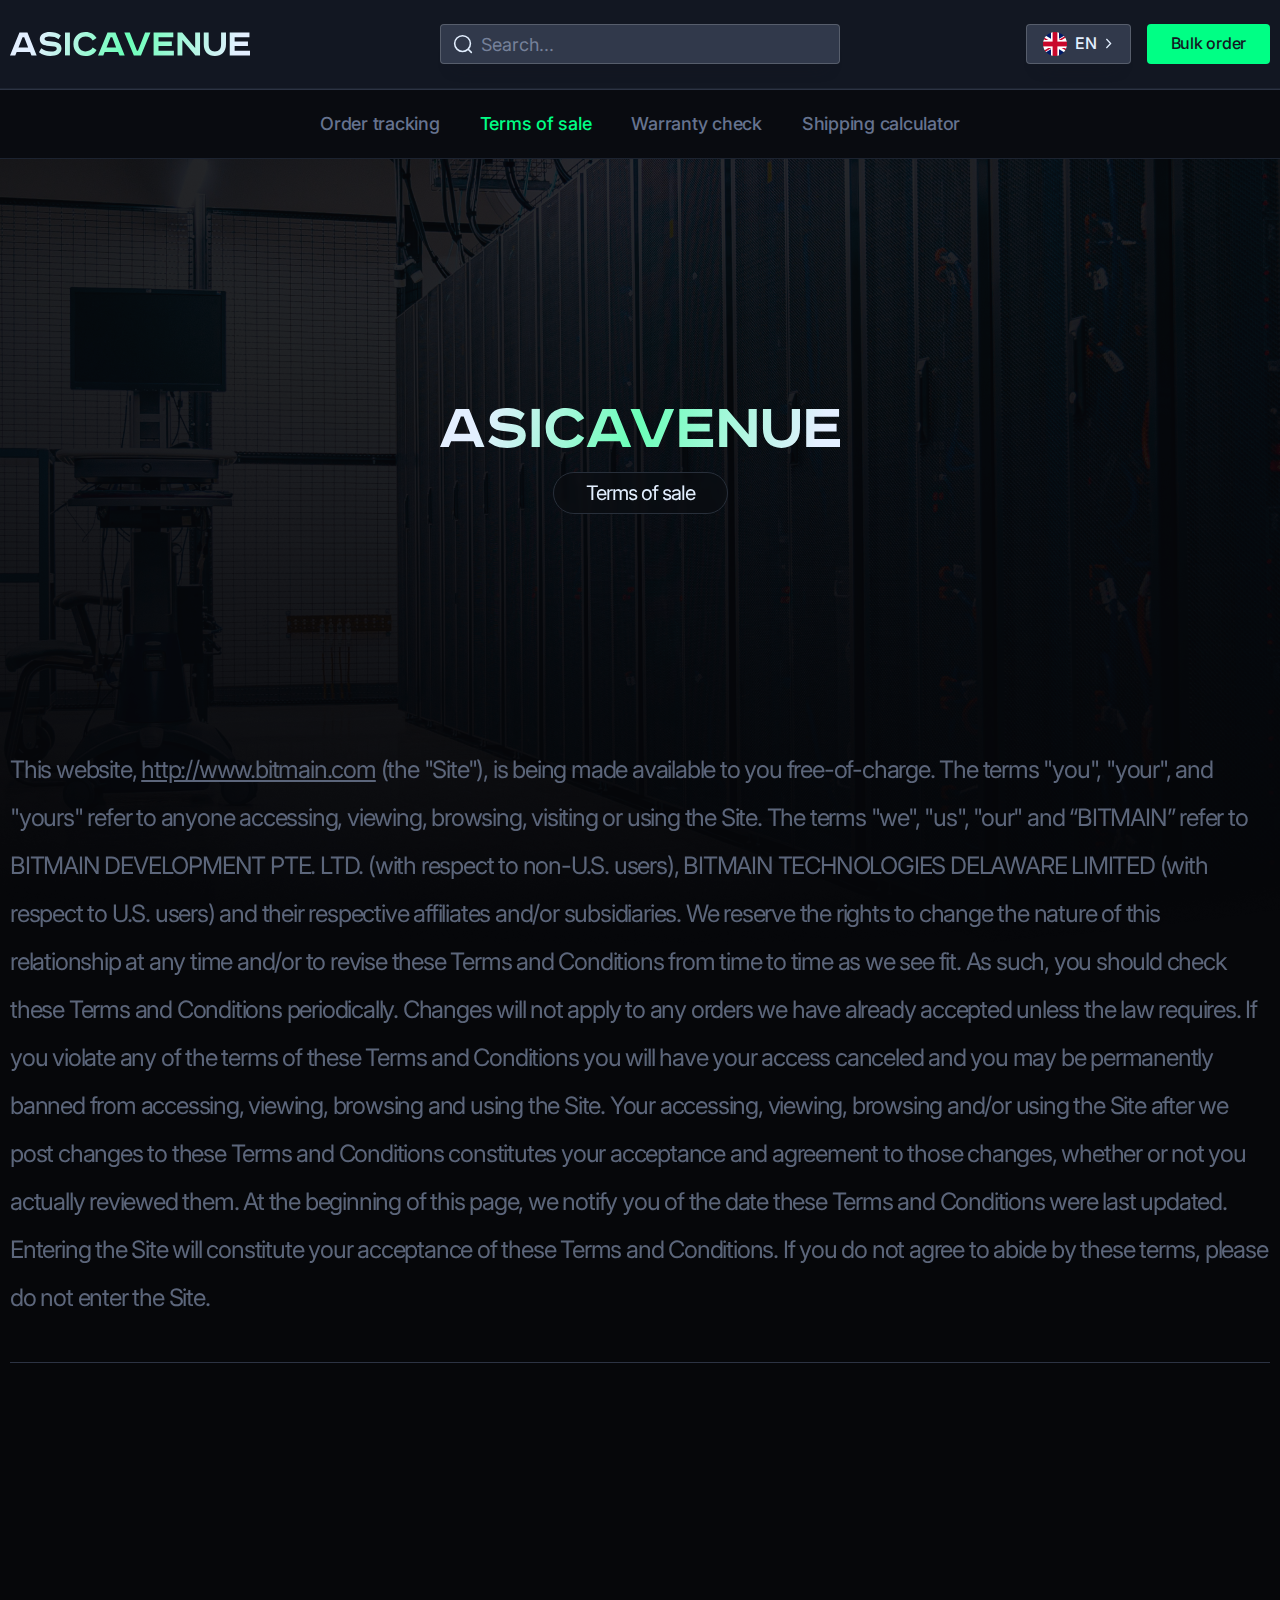
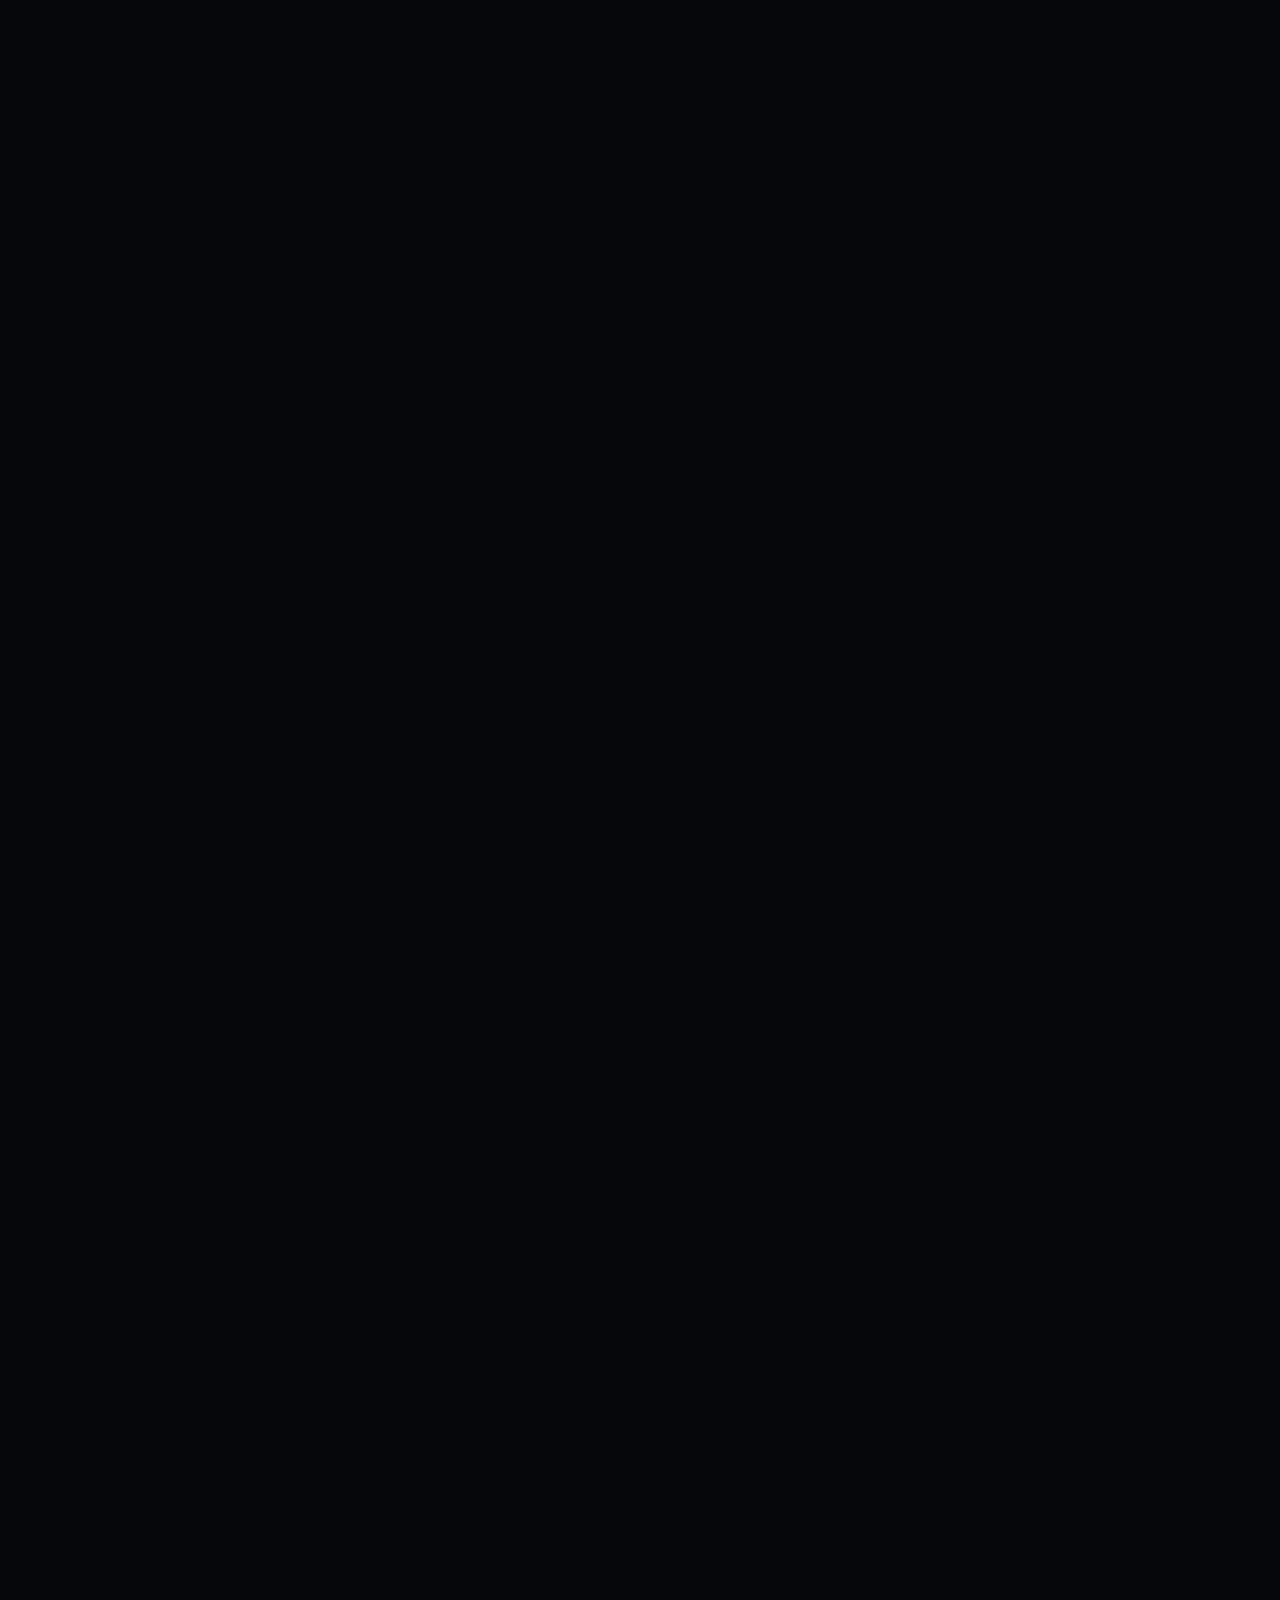
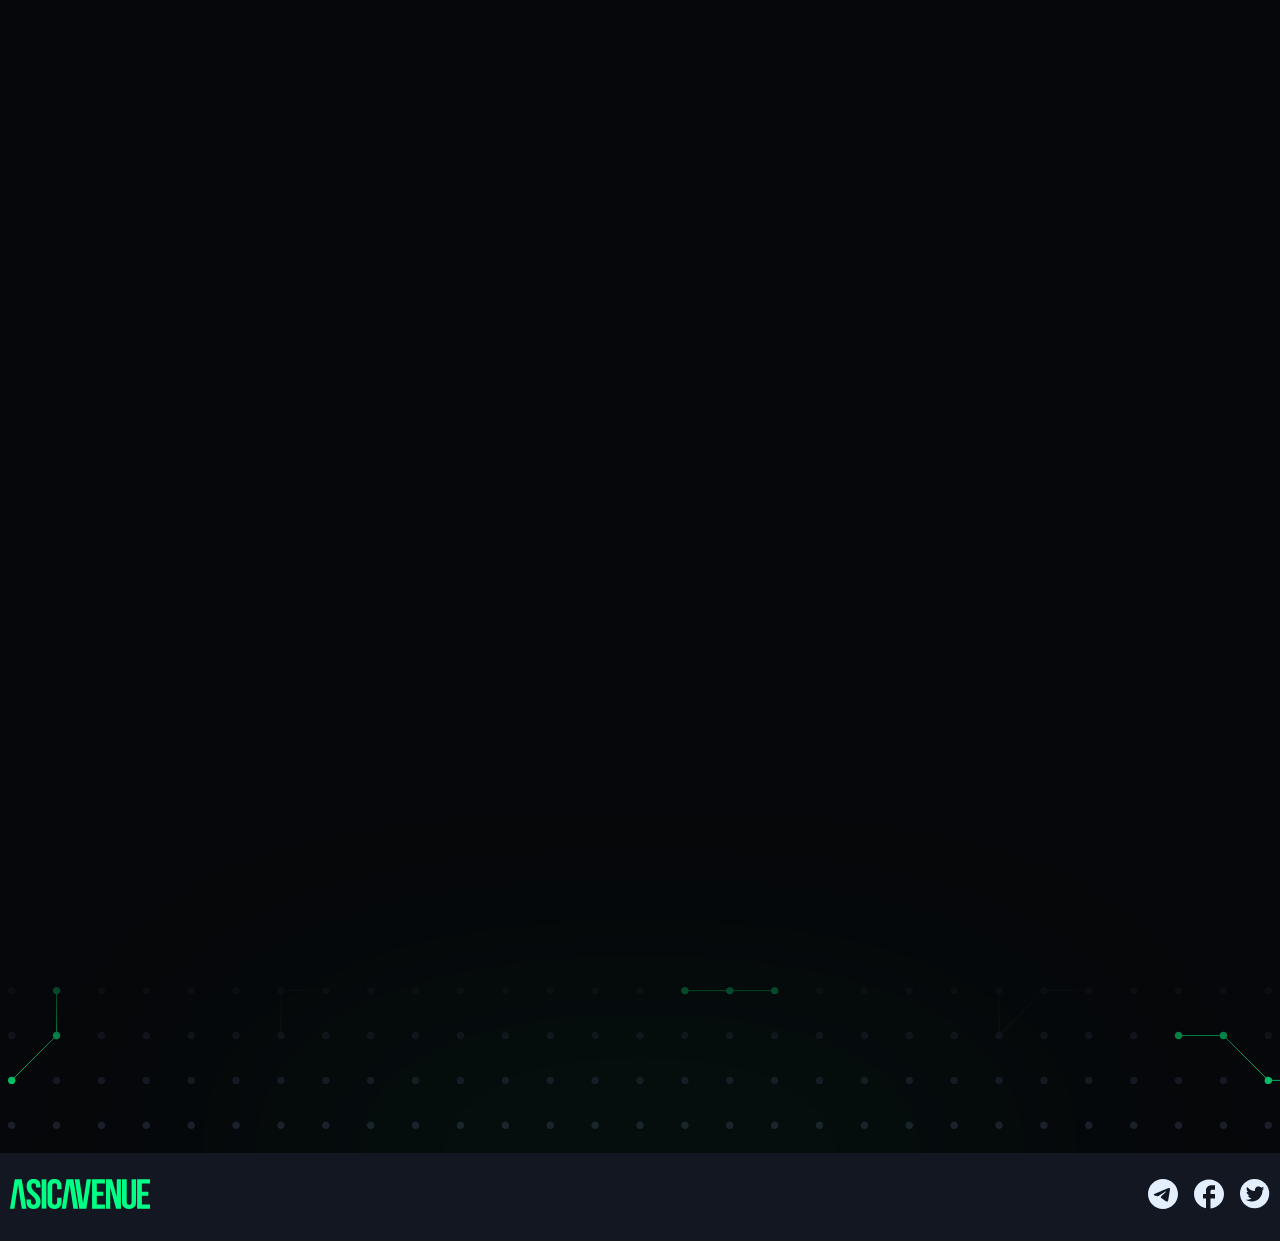
<file: terms.html>
<!DOCTYPE html>
<html lang="en">
<head>
    <meta charset="UTF-8">
    <meta name="viewport" content="width=device-width, initial-scale=1.0">
    <title>Asicavenue</title>
    <link href="https://unpkg.com/aos@2.3.1/dist/aos.css" rel="stylesheet">
    <link rel="stylesheet" href="./css/style.css">
</head>
<body>
    <div class="wrapper">
        <header class="header">
            <div class="header-bottom">
                <div class="header__container">
                    <div class="header__wrapper">
                        <div class="search-frame search-frame_mobile">
                            <div class="search-frame__container">
                                <div class="search-frame__tabs">
                                    <div class="search-frame__tab search-frame__tab_current">
                                        <div class="search-frame__tab-text">BTC / BCH / BSV SHA256</div>
                                    </div>
                                    <div class="search-frame__tab">
                                        <div class="search-frame__tab-text">ETC Ethash</div>
                                    </div>
                                    <div class="search-frame__tab"><div class="search-frame__tab-text">LTC / DOGE Scrypt</div></div>
                                    <div class="search-frame__tab"><div class="search-frame__tab-text">DASH X11</div></div>
                                    <div class="search-frame__tab"><div class="search-frame__tab-text">ZEC Equihash</div></div>
                                    <div class="search-frame__tab"><div class="search-frame__tab-text">KDA Blake2S</div></div>
                                    <div class="search-frame__tab"><div class="search-frame__tab-text">ZCKB Eaglesong</div></div>
                                    <div class="search-frame__tab"><div class="search-frame__tab-text">HNS Blake2B and SHA3</div></div>
                                    <div class="search-frame__tab"><div class="search-frame__tab-text">ANTSPACE</div></div>
                                    <div class="search-frame__tab"><div class="search-frame__tab-text">Accessories</div></div>
                                </div>

                                <div class="search-frame__body search-list">
                                    <div class="search-list__section search-list__section_current">
                                        <div class="prod-card prod-card_vertical">
                                            <a href="#" class="prod-card__preview">
                                                <img src="./img/product/prod1.png" alt="">
                                            </a>
                                            <div class="prod-card__body">
                                                <div class="prod-card__header">
                                                    <a href="#" class="prod-card__title">Bitcoin Miner S19 Pro+ Hyd.</a>
                                                </div>
                                                <span class="prod-card__price">$ 3629</span>
                                                <div class="prod-card__tags">
                                                    <div class="prod-card__tag">141T</div>
                                                    <div class="prod-card__tag">3031.5W</div>
                                                    <div class="prod-card__tag">21.5J/T</div>
                                                </div>
                                            </div>
                                        </div>

                                        <div class="prod-card prod-card_vertical">
                                            <a href="#" class="prod-card__preview">
                                                <img src="./img/product/prod2.png" alt="">
                                            </a>
                                            <div class="prod-card__body">
                                                <div class="prod-card__header">
                                                    <a href="#" class="prod-card__title">Bitcoin Miner S19 Pro+ Hyd.</a>
                                                </div>
                                                <span class="prod-card__price">$ 3629</span>
                                                <div class="prod-card__tags">
                                                    <div class="prod-card__tag">141T</div>
                                                    <div class="prod-card__tag">3031.5W</div>
                                                    <div class="prod-card__tag">21.5J/T</div>
                                                </div>
                                            </div>
                                        </div>

                                        <div class="prod-card prod-card_vertical">
                                            <a href="#" class="prod-card__preview">
                                                <img src="./img/product/prod1.png" alt="">
                                            </a>
                                            <div class="prod-card__body">
                                                <div class="prod-card__header">
                                                    <a href="#" class="prod-card__title">Bitcoin Miner S19 Pro+ Hyd.</a>
                                                </div>
                                                <span class="prod-card__price">$ 3629</span>
                                                <div class="prod-card__tags">
                                                    <div class="prod-card__tag">141T</div>
                                                    <div class="prod-card__tag">3031.5W</div>
                                                    <div class="prod-card__tag">21.5J/T</div>
                                                </div>
                                            </div>
                                        </div>

                                        <div class="prod-card prod-card_vertical">
                                            <a href="#" class="prod-card__preview">
                                                <img src="./img/product/prod2.png" alt="">
                                            </a>
                                            <div class="prod-card__body">
                                                <div class="prod-card__header">
                                                    <a href="#" class="prod-card__title">Bitcoin Miner S19 Pro+ Hyd.</a>
                                                </div>
                                                <span class="prod-card__price">$ 3629</span>
                                                <div class="prod-card__tags">
                                                    <div class="prod-card__tag">141T</div>
                                                    <div class="prod-card__tag">3031.5W</div>
                                                    <div class="prod-card__tag">21.5J/T</div>
                                                </div>
                                            </div>
                                        </div>
                                    </div>
                                    <div class="search-list__section">
                                        <div class="prod-card prod-card_vertical">
                                            <a href="#" class="prod-card__preview">
                                                <img src="./img/product/prod1.png" alt="">
                                            </a>
                                            <div class="prod-card__body">
                                                <div class="prod-card__header">
                                                    <a href="#" class="prod-card__title">Bitcoin Miner S19 Pro+ Hyd.</a>
                                                </div>
                                                <span class="prod-card__price">$ 3629</span>
                                                <div class="prod-card__tags">
                                                    <div class="prod-card__tag">141T</div>
                                                    <div class="prod-card__tag">3031.5W</div>
                                                    <div class="prod-card__tag">21.5J/T</div>
                                                </div>
                                            </div>
                                        </div>

                                        <div class="prod-card prod-card_vertical">
                                            <a href="#" class="prod-card__preview">
                                                <img src="./img/product/prod1.png" alt="">
                                            </a>
                                            <div class="prod-card__body">
                                                <div class="prod-card__header">
                                                    <a href="#" class="prod-card__title">Bitcoin Miner S19 Pro+ Hyd.</a>
                                                </div>
                                                <span class="prod-card__price">$ 3629</span>
                                                <div class="prod-card__tags">
                                                    <div class="prod-card__tag">141T</div>
                                                    <div class="prod-card__tag">3031.5W</div>
                                                    <div class="prod-card__tag">21.5J/T</div>
                                                </div>
                                            </div>
                                        </div>

                                        <div class="prod-card prod-card_vertical">
                                            <a href="#" class="prod-card__preview">
                                                <img src="./img/product/prod2.png" alt="">
                                            </a>
                                            <div class="prod-card__body">
                                                <div class="prod-card__header">
                                                    <a href="#" class="prod-card__title">Bitcoin Miner S19 Pro+ Hyd.</a>
                                                </div>
                                                <span class="prod-card__price">$ 3629</span>
                                                <div class="prod-card__tags">
                                                    <div class="prod-card__tag">141T</div>
                                                    <div class="prod-card__tag">3031.5W</div>
                                                    <div class="prod-card__tag">21.5J/T</div>
                                                </div>
                                            </div>
                                        </div>
                                    </div>
                                    <div class="search-list__section">

                                        <div class="prod-card prod-card_vertical">
                                            <a href="#" class="prod-card__preview">
                                                <img src="./img/product/prod1.png" alt="">
                                            </a>
                                            <div class="prod-card__body">
                                                <div class="prod-card__header">
                                                    <a href="#" class="prod-card__title">Bitcoin Miner S19 Pro+ Hyd.</a>
                                                </div>
                                                <span class="prod-card__price">$ 3629</span>
                                                <div class="prod-card__tags">
                                                    <div class="prod-card__tag">141T</div>
                                                    <div class="prod-card__tag">3031.5W</div>
                                                    <div class="prod-card__tag">21.5J/T</div>
                                                </div>
                                            </div>
                                        </div>

                                        <div class="prod-card prod-card_vertical">
                                            <a href="#" class="prod-card__preview">
                                                <img src="./img/product/prod2.png" alt="">
                                            </a>
                                            <div class="prod-card__body">
                                                <div class="prod-card__header">
                                                    <a href="#" class="prod-card__title">Bitcoin Miner S19 Pro+ Hyd.</a>
                                                </div>
                                                <span class="prod-card__price">$ 3629</span>
                                                <div class="prod-card__tags">
                                                    <div class="prod-card__tag">141T</div>
                                                    <div class="prod-card__tag">3031.5W</div>
                                                    <div class="prod-card__tag">21.5J/T</div>
                                                </div>
                                            </div>
                                        </div>
                                    </div>
                                    <div class="search-list__section">

                                        <div class="prod-card prod-card_vertical">
                                            <a href="#" class="prod-card__preview">
                                                <img src="./img/product/prod2.png" alt="">
                                            </a>
                                            <div class="prod-card__body">
                                                <div class="prod-card__header">
                                                    <a href="#" class="prod-card__title">Bitcoin Miner S19 Pro+ Hyd.</a>
                                                </div>
                                                <span class="prod-card__price">$ 3629</span>
                                                <div class="prod-card__tags">
                                                    <div class="prod-card__tag">141T</div>
                                                    <div class="prod-card__tag">3031.5W</div>
                                                    <div class="prod-card__tag">21.5J/T</div>
                                                </div>
                                            </div>
                                        </div>
                                    </div>
                                    <div class="search-list__section">
                                        <div class="prod-card prod-card_vertical">
                                            <a href="#" class="prod-card__preview">
                                                <img src="./img/product/prod1.png" alt="">
                                            </a>
                                            <div class="prod-card__body">
                                                <div class="prod-card__header">
                                                    <a href="#" class="prod-card__title">Bitcoin Miner S19 Pro+ Hyd.</a>
                                                </div>
                                                <span class="prod-card__price">$ 3629</span>
                                                <div class="prod-card__tags">
                                                    <div class="prod-card__tag">141T</div>
                                                    <div class="prod-card__tag">3031.5W</div>
                                                    <div class="prod-card__tag">21.5J/T</div>
                                                </div>
                                            </div>
                                        </div>

                                        <div class="prod-card prod-card_vertical">
                                            <a href="#" class="prod-card__preview">
                                                <img src="./img/product/prod1.png" alt="">
                                            </a>
                                            <div class="prod-card__body">
                                                <div class="prod-card__header">
                                                    <a href="#" class="prod-card__title">Bitcoin Miner S19 Pro+ Hyd.</a>
                                                </div>
                                                <span class="prod-card__price">$ 3629</span>
                                                <div class="prod-card__tags">
                                                    <div class="prod-card__tag">141T</div>
                                                    <div class="prod-card__tag">3031.5W</div>
                                                    <div class="prod-card__tag">21.5J/T</div>
                                                </div>
                                            </div>
                                        </div>

                                        <div class="prod-card prod-card_vertical">
                                            <a href="#" class="prod-card__preview">
                                                <img src="./img/product/prod2.png" alt="">
                                            </a>
                                            <div class="prod-card__body">
                                                <div class="prod-card__header">
                                                    <a href="#" class="prod-card__title">Bitcoin Miner S19 Pro+ Hyd.</a>
                                                </div>
                                                <span class="prod-card__price">$ 3629</span>
                                                <div class="prod-card__tags">
                                                    <div class="prod-card__tag">141T</div>
                                                    <div class="prod-card__tag">3031.5W</div>
                                                    <div class="prod-card__tag">21.5J/T</div>
                                                </div>
                                            </div>
                                        </div>
                                    </div>
                                    <div class="search-list__section">

                                        <div class="prod-card prod-card_vertical">
                                            <a href="#" class="prod-card__preview">
                                                <img src="./img/product/prod1.png" alt="">
                                            </a>
                                            <div class="prod-card__body">
                                                <div class="prod-card__header">
                                                    <a href="#" class="prod-card__title">Bitcoin Miner S19 Pro+ Hyd.</a>
                                                </div>
                                                <span class="prod-card__price">$ 3629</span>
                                                <div class="prod-card__tags">
                                                    <div class="prod-card__tag">141T</div>
                                                    <div class="prod-card__tag">3031.5W</div>
                                                    <div class="prod-card__tag">21.5J/T</div>
                                                </div>
                                            </div>
                                        </div>

                                        <div class="prod-card prod-card_vertical">
                                            <a href="#" class="prod-card__preview">
                                                <img src="./img/product/prod2.png" alt="">
                                            </a>
                                            <div class="prod-card__body">
                                                <div class="prod-card__header">
                                                    <a href="#" class="prod-card__title">Bitcoin Miner S19 Pro+ Hyd.</a>
                                                </div>
                                                <span class="prod-card__price">$ 3629</span>
                                                <div class="prod-card__tags">
                                                    <div class="prod-card__tag">141T</div>
                                                    <div class="prod-card__tag">3031.5W</div>
                                                    <div class="prod-card__tag">21.5J/T</div>
                                                </div>
                                            </div>
                                        </div>
                                    </div>
                                    <div class="search-list__section">

                                        <div class="prod-card prod-card_vertical">
                                            <a href="#" class="prod-card__preview">
                                                <img src="./img/product/prod2.png" alt="">
                                            </a>
                                            <div class="prod-card__body">
                                                <div class="prod-card__header">
                                                    <a href="#" class="prod-card__title">Bitcoin Miner S19 Pro+ Hyd.</a>
                                                </div>
                                                <span class="prod-card__price">$ 3629</span>
                                                <div class="prod-card__tags">
                                                    <div class="prod-card__tag">141T</div>
                                                    <div class="prod-card__tag">3031.5W</div>
                                                    <div class="prod-card__tag">21.5J/T</div>
                                                </div>
                                            </div>
                                        </div>
                                    </div>
                                    <div class="search-list__section">
                                        <div class="prod-card prod-card_vertical">
                                            <a href="#" class="prod-card__preview">
                                                <img src="./img/product/prod1.png" alt="">
                                            </a>
                                            <div class="prod-card__body">
                                                <div class="prod-card__header">
                                                    <a href="#" class="prod-card__title">Bitcoin Miner S19 Pro+ Hyd.</a>
                                                </div>
                                                <span class="prod-card__price">$ 3629</span>
                                                <div class="prod-card__tags">
                                                    <div class="prod-card__tag">141T</div>
                                                    <div class="prod-card__tag">3031.5W</div>
                                                    <div class="prod-card__tag">21.5J/T</div>
                                                </div>
                                            </div>
                                        </div>

                                        <div class="prod-card prod-card_vertical">
                                            <a href="#" class="prod-card__preview">
                                                <img src="./img/product/prod1.png" alt="">
                                            </a>
                                            <div class="prod-card__body">
                                                <div class="prod-card__header">
                                                    <a href="#" class="prod-card__title">Bitcoin Miner S19 Pro+ Hyd.</a>
                                                </div>
                                                <span class="prod-card__price">$ 3629</span>
                                                <div class="prod-card__tags">
                                                    <div class="prod-card__tag">141T</div>
                                                    <div class="prod-card__tag">3031.5W</div>
                                                    <div class="prod-card__tag">21.5J/T</div>
                                                </div>
                                            </div>
                                        </div>

                                        <div class="prod-card prod-card_vertical">
                                            <a href="#" class="prod-card__preview">
                                                <img src="./img/product/prod2.png" alt="">
                                            </a>
                                            <div class="prod-card__body">
                                                <div class="prod-card__header">
                                                    <a href="#" class="prod-card__title">Bitcoin Miner S19 Pro+ Hyd.</a>
                                                </div>
                                                <span class="prod-card__price">$ 3629</span>
                                                <div class="prod-card__tags">
                                                    <div class="prod-card__tag">141T</div>
                                                    <div class="prod-card__tag">3031.5W</div>
                                                    <div class="prod-card__tag">21.5J/T</div>
                                                </div>
                                            </div>
                                        </div>
                                    </div>
                                    <div class="search-list__section">

                                        <div class="prod-card prod-card_vertical">
                                            <a href="#" class="prod-card__preview">
                                                <img src="./img/product/prod1.png" alt="">
                                            </a>
                                            <div class="prod-card__body">
                                                <div class="prod-card__header">
                                                    <a href="#" class="prod-card__title">Bitcoin Miner S19 Pro+ Hyd.</a>
                                                </div>
                                                <span class="prod-card__price">$ 3629</span>
                                                <div class="prod-card__tags">
                                                    <div class="prod-card__tag">141T</div>
                                                    <div class="prod-card__tag">3031.5W</div>
                                                    <div class="prod-card__tag">21.5J/T</div>
                                                </div>
                                            </div>
                                        </div>

                                        <div class="prod-card prod-card_vertical">
                                            <a href="#" class="prod-card__preview">
                                                <img src="./img/product/prod2.png" alt="">
                                            </a>
                                            <div class="prod-card__body">
                                                <div class="prod-card__header">
                                                    <a href="#" class="prod-card__title">Bitcoin Miner S19 Pro+ Hyd.</a>
                                                </div>
                                                <span class="prod-card__price">$ 3629</span>
                                                <div class="prod-card__tags">
                                                    <div class="prod-card__tag">141T</div>
                                                    <div class="prod-card__tag">3031.5W</div>
                                                    <div class="prod-card__tag">21.5J/T</div>
                                                </div>
                                            </div>
                                        </div>
                                    </div>
                                    <div class="search-list__section">

                                        <div class="prod-card prod-card_vertical">
                                            <a href="#" class="prod-card__preview">
                                                <img src="./img/product/prod2.png" alt="">
                                            </a>
                                            <div class="prod-card__body">
                                                <div class="prod-card__header">
                                                    <a href="#" class="prod-card__title">Bitcoin Miner S19 Pro+ Hyd.</a>
                                                </div>
                                                <span class="prod-card__price">$ 3629</span>
                                                <div class="prod-card__tags">
                                                    <div class="prod-card__tag">141T</div>
                                                    <div class="prod-card__tag">3031.5W</div>
                                                    <div class="prod-card__tag">21.5J/T</div>
                                                </div>
                                            </div>
                                        </div>
                                    </div>
                                </div>
                            </div>
                        </div>

                        <ul class="header-bottom__nav">
                            <li><a href="#" class="header-bottom__link">Order tracking</a></li>
                            <li><a href="#" class="header-bottom__link header-bottom__link_current">Terms of sale</a></li>
                            <li><a href="#" class="header-bottom__link">Warranty check</a></li>
                            <li><a href="#" class="header-bottom__link">Shipping calculator</a></li>
                        </ul>

                        <div class="header-bottom__other">
                            <div class="search-field">
                                <div class="search-field__icon">
                                    <img src="./img/icons/search-icon.svg" alt="">
                                </div>

                                <input type="text" class="search-field__input main-search" placeholder="Search...">
                            </div>

                            <div class="user-actions">
                                <div class="change-lang dropdown">
                                    <div class="dropdown__header">
                                        <div class="dropdown__current">
                                            <div class="change-lang__el">
                                                <div class="change-lang__icon">
                                                    <img src="./img/flag/en.png" alt="">
                                                </div>
                                                <span class="change-lang__text">en</span>
                                            </div>
                                        </div>
                                        <div class="dropdown__icon"><img src="./img/icons/arrow-bottom.svg" alt=""></div>
                                    </div>
                                    <div class="dropdown__body">
                                        <div class="dropdown__item">
                                            <div class="change-lang__el">
                                                <div class="change-lang__icon">
                                                    <img src="./img/flag/en.png" alt="">
                                                </div>
                                                <span class="change-lang__text">en</span>
                                            </div>
                                        </div>
                                        <div class="dropdown__item">
                                            <div class="change-lang__el">
                                                <div class="change-lang__icon">
                                                    <img src="./img/flag/gr.png" alt="">
                                                </div>
                                                <span class="change-lang__text">gr</span>
                                            </div>
                                        </div>
                                        <div class="dropdown__item">
                                            <div class="change-lang__el">
                                                <div class="change-lang__icon">
                                                    <img src="./img/flag/sp.png" alt="">
                                                </div>
                                                <span class="change-lang__text">sp</span>
                                            </div>
                                        </div>
                                    </div>
                                </div>

                                <button class="user-actions__button button">Bulk order</button>
                            </div>
                        </div>
                    </div>
                </div>
            </div>

            <div class="search-frame search-frame_desktop">
                <div class="search-frame__container">
                    <div class="search-frame__tabs">
                        <div class="search-frame__tab search-frame__tab_current">
                            <div class="search-frame__tab-text">BTC / BCH / BSV SHA256</div>
                        </div>
                        <div class="search-frame__tab">
                            <div class="search-frame__tab-text">ETC Ethash</div>
                        </div>
                        <div class="search-frame__tab"><div class="search-frame__tab-text">LTC / DOGE Scrypt</div></div>
                        <div class="search-frame__tab"><div class="search-frame__tab-text">DASH X11</div></div>
                        <div class="search-frame__tab"><div class="search-frame__tab-text">ZEC Equihash</div></div>
                        <div class="search-frame__tab"><div class="search-frame__tab-text">KDA Blake2S</div></div>
                        <div class="search-frame__tab"><div class="search-frame__tab-text">ZCKB Eaglesong</div></div>
                        <div class="search-frame__tab"><div class="search-frame__tab-text">HNS Blake2B and SHA3</div></div>
                        <div class="search-frame__tab"><div class="search-frame__tab-text">ANTSPACE</div></div>
                        <div class="search-frame__tab"><div class="search-frame__tab-text">Accessories</div></div>
                    </div>

                    <div class="search-frame__body search-list">
                        <div class="search-list__section search-list__section_current">
                            <div class="prod-card prod-card_vertical">
                                <a href="#" class="prod-card__preview">
                                    <img src="./img/product/prod1.png" alt="">
                                </a>
                                <div class="prod-card__body">
                                    <div class="prod-card__header">
                                        <a href="#" class="prod-card__title">Bitcoin Miner S19 Pro+ Hyd.</a>
                                    </div>
                                    <span class="prod-card__price">$ 3629</span>
                                    <div class="prod-card__tags">
                                        <div class="prod-card__tag">141T</div>
                                        <div class="prod-card__tag">3031.5W</div>
                                        <div class="prod-card__tag">21.5J/T</div>
                                    </div>
                                </div>
                            </div>

                            <div class="prod-card prod-card_vertical">
                                <a href="#" class="prod-card__preview">
                                    <img src="./img/product/prod2.png" alt="">
                                </a>
                                <div class="prod-card__body">
                                    <div class="prod-card__header">
                                        <a href="#" class="prod-card__title">Bitcoin Miner S19 Pro+ Hyd.</a>
                                    </div>
                                    <span class="prod-card__price">$ 3629</span>
                                    <div class="prod-card__tags">
                                        <div class="prod-card__tag">141T</div>
                                        <div class="prod-card__tag">3031.5W</div>
                                        <div class="prod-card__tag">21.5J/T</div>
                                    </div>
                                </div>
                            </div>

                            <div class="prod-card prod-card_vertical">
                                <a href="#" class="prod-card__preview">
                                    <img src="./img/product/prod1.png" alt="">
                                </a>
                                <div class="prod-card__body">
                                    <div class="prod-card__header">
                                        <a href="#" class="prod-card__title">Bitcoin Miner S19 Pro+ Hyd.</a>
                                    </div>
                                    <span class="prod-card__price">$ 3629</span>
                                    <div class="prod-card__tags">
                                        <div class="prod-card__tag">141T</div>
                                        <div class="prod-card__tag">3031.5W</div>
                                        <div class="prod-card__tag">21.5J/T</div>
                                    </div>
                                </div>
                            </div>

                            <div class="prod-card prod-card_vertical">
                                <a href="#" class="prod-card__preview">
                                    <img src="./img/product/prod2.png" alt="">
                                </a>
                                <div class="prod-card__body">
                                    <div class="prod-card__header">
                                        <a href="#" class="prod-card__title">Bitcoin Miner S19 Pro+ Hyd.</a>
                                    </div>
                                    <span class="prod-card__price">$ 3629</span>
                                    <div class="prod-card__tags">
                                        <div class="prod-card__tag">141T</div>
                                        <div class="prod-card__tag">3031.5W</div>
                                        <div class="prod-card__tag">21.5J/T</div>
                                    </div>
                                </div>
                            </div>
                        </div>
                        <div class="search-list__section">
                            <div class="prod-card prod-card_vertical">
                                <a href="#" class="prod-card__preview">
                                    <img src="./img/product/prod1.png" alt="">
                                </a>
                                <div class="prod-card__body">
                                    <div class="prod-card__header">
                                        <a href="#" class="prod-card__title">Bitcoin Miner S19 Pro+ Hyd.</a>
                                    </div>
                                    <span class="prod-card__price">$ 3629</span>
                                    <div class="prod-card__tags">
                                        <div class="prod-card__tag">141T</div>
                                        <div class="prod-card__tag">3031.5W</div>
                                        <div class="prod-card__tag">21.5J/T</div>
                                    </div>
                                </div>
                            </div>

                            <div class="prod-card prod-card_vertical">
                                <a href="#" class="prod-card__preview">
                                    <img src="./img/product/prod1.png" alt="">
                                </a>
                                <div class="prod-card__body">
                                    <div class="prod-card__header">
                                        <a href="#" class="prod-card__title">Bitcoin Miner S19 Pro+ Hyd.</a>
                                    </div>
                                    <span class="prod-card__price">$ 3629</span>
                                    <div class="prod-card__tags">
                                        <div class="prod-card__tag">141T</div>
                                        <div class="prod-card__tag">3031.5W</div>
                                        <div class="prod-card__tag">21.5J/T</div>
                                    </div>
                                </div>
                            </div>

                            <div class="prod-card prod-card_vertical">
                                <a href="#" class="prod-card__preview">
                                    <img src="./img/product/prod2.png" alt="">
                                </a>
                                <div class="prod-card__body">
                                    <div class="prod-card__header">
                                        <a href="#" class="prod-card__title">Bitcoin Miner S19 Pro+ Hyd.</a>
                                    </div>
                                    <span class="prod-card__price">$ 3629</span>
                                    <div class="prod-card__tags">
                                        <div class="prod-card__tag">141T</div>
                                        <div class="prod-card__tag">3031.5W</div>
                                        <div class="prod-card__tag">21.5J/T</div>
                                    </div>
                                </div>
                            </div>
                        </div>
                        <div class="search-list__section">

                            <div class="prod-card prod-card_vertical">
                                <a href="#" class="prod-card__preview">
                                    <img src="./img/product/prod1.png" alt="">
                                </a>
                                <div class="prod-card__body">
                                    <div class="prod-card__header">
                                        <a href="#" class="prod-card__title">Bitcoin Miner S19 Pro+ Hyd.</a>
                                    </div>
                                    <span class="prod-card__price">$ 3629</span>
                                    <div class="prod-card__tags">
                                        <div class="prod-card__tag">141T</div>
                                        <div class="prod-card__tag">3031.5W</div>
                                        <div class="prod-card__tag">21.5J/T</div>
                                    </div>
                                </div>
                            </div>

                            <div class="prod-card prod-card_vertical">
                                <a href="#" class="prod-card__preview">
                                    <img src="./img/product/prod2.png" alt="">
                                </a>
                                <div class="prod-card__body">
                                    <div class="prod-card__header">
                                        <a href="#" class="prod-card__title">Bitcoin Miner S19 Pro+ Hyd.</a>
                                    </div>
                                    <span class="prod-card__price">$ 3629</span>
                                    <div class="prod-card__tags">
                                        <div class="prod-card__tag">141T</div>
                                        <div class="prod-card__tag">3031.5W</div>
                                        <div class="prod-card__tag">21.5J/T</div>
                                    </div>
                                </div>
                            </div>
                        </div>
                        <div class="search-list__section">

                            <div class="prod-card prod-card_vertical">
                                <a href="#" class="prod-card__preview">
                                    <img src="./img/product/prod2.png" alt="">
                                </a>
                                <div class="prod-card__body">
                                    <div class="prod-card__header">
                                        <a href="#" class="prod-card__title">Bitcoin Miner S19 Pro+ Hyd.</a>
                                    </div>
                                    <span class="prod-card__price">$ 3629</span>
                                    <div class="prod-card__tags">
                                        <div class="prod-card__tag">141T</div>
                                        <div class="prod-card__tag">3031.5W</div>
                                        <div class="prod-card__tag">21.5J/T</div>
                                    </div>
                                </div>
                            </div>
                        </div>
                        <div class="search-list__section">
                            <div class="prod-card prod-card_vertical">
                                <a href="#" class="prod-card__preview">
                                    <img src="./img/product/prod1.png" alt="">
                                </a>
                                <div class="prod-card__body">
                                    <div class="prod-card__header">
                                        <a href="#" class="prod-card__title">Bitcoin Miner S19 Pro+ Hyd.</a>
                                    </div>
                                    <span class="prod-card__price">$ 3629</span>
                                    <div class="prod-card__tags">
                                        <div class="prod-card__tag">141T</div>
                                        <div class="prod-card__tag">3031.5W</div>
                                        <div class="prod-card__tag">21.5J/T</div>
                                    </div>
                                </div>
                            </div>

                            <div class="prod-card prod-card_vertical">
                                <a href="#" class="prod-card__preview">
                                    <img src="./img/product/prod1.png" alt="">
                                </a>
                                <div class="prod-card__body">
                                    <div class="prod-card__header">
                                        <a href="#" class="prod-card__title">Bitcoin Miner S19 Pro+ Hyd.</a>
                                    </div>
                                    <span class="prod-card__price">$ 3629</span>
                                    <div class="prod-card__tags">
                                        <div class="prod-card__tag">141T</div>
                                        <div class="prod-card__tag">3031.5W</div>
                                        <div class="prod-card__tag">21.5J/T</div>
                                    </div>
                                </div>
                            </div>

                            <div class="prod-card prod-card_vertical">
                                <a href="#" class="prod-card__preview">
                                    <img src="./img/product/prod2.png" alt="">
                                </a>
                                <div class="prod-card__body">
                                    <div class="prod-card__header">
                                        <a href="#" class="prod-card__title">Bitcoin Miner S19 Pro+ Hyd.</a>
                                    </div>
                                    <span class="prod-card__price">$ 3629</span>
                                    <div class="prod-card__tags">
                                        <div class="prod-card__tag">141T</div>
                                        <div class="prod-card__tag">3031.5W</div>
                                        <div class="prod-card__tag">21.5J/T</div>
                                    </div>
                                </div>
                            </div>
                        </div>
                        <div class="search-list__section">

                            <div class="prod-card prod-card_vertical">
                                <a href="#" class="prod-card__preview">
                                    <img src="./img/product/prod1.png" alt="">
                                </a>
                                <div class="prod-card__body">
                                    <div class="prod-card__header">
                                        <a href="#" class="prod-card__title">Bitcoin Miner S19 Pro+ Hyd.</a>
                                    </div>
                                    <span class="prod-card__price">$ 3629</span>
                                    <div class="prod-card__tags">
                                        <div class="prod-card__tag">141T</div>
                                        <div class="prod-card__tag">3031.5W</div>
                                        <div class="prod-card__tag">21.5J/T</div>
                                    </div>
                                </div>
                            </div>

                            <div class="prod-card prod-card_vertical">
                                <a href="#" class="prod-card__preview">
                                    <img src="./img/product/prod2.png" alt="">
                                </a>
                                <div class="prod-card__body">
                                    <div class="prod-card__header">
                                        <a href="#" class="prod-card__title">Bitcoin Miner S19 Pro+ Hyd.</a>
                                    </div>
                                    <span class="prod-card__price">$ 3629</span>
                                    <div class="prod-card__tags">
                                        <div class="prod-card__tag">141T</div>
                                        <div class="prod-card__tag">3031.5W</div>
                                        <div class="prod-card__tag">21.5J/T</div>
                                    </div>
                                </div>
                            </div>
                        </div>
                        <div class="search-list__section">

                            <div class="prod-card prod-card_vertical">
                                <a href="#" class="prod-card__preview">
                                    <img src="./img/product/prod2.png" alt="">
                                </a>
                                <div class="prod-card__body">
                                    <div class="prod-card__header">
                                        <a href="#" class="prod-card__title">Bitcoin Miner S19 Pro+ Hyd.</a>
                                    </div>
                                    <span class="prod-card__price">$ 3629</span>
                                    <div class="prod-card__tags">
                                        <div class="prod-card__tag">141T</div>
                                        <div class="prod-card__tag">3031.5W</div>
                                        <div class="prod-card__tag">21.5J/T</div>
                                    </div>
                                </div>
                            </div>
                        </div>
                        <div class="search-list__section">
                            <div class="prod-card prod-card_vertical">
                                <a href="#" class="prod-card__preview">
                                    <img src="./img/product/prod1.png" alt="">
                                </a>
                                <div class="prod-card__body">
                                    <div class="prod-card__header">
                                        <a href="#" class="prod-card__title">Bitcoin Miner S19 Pro+ Hyd.</a>
                                    </div>
                                    <span class="prod-card__price">$ 3629</span>
                                    <div class="prod-card__tags">
                                        <div class="prod-card__tag">141T</div>
                                        <div class="prod-card__tag">3031.5W</div>
                                        <div class="prod-card__tag">21.5J/T</div>
                                    </div>
                                </div>
                            </div>

                            <div class="prod-card prod-card_vertical">
                                <a href="#" class="prod-card__preview">
                                    <img src="./img/product/prod1.png" alt="">
                                </a>
                                <div class="prod-card__body">
                                    <div class="prod-card__header">
                                        <a href="#" class="prod-card__title">Bitcoin Miner S19 Pro+ Hyd.</a>
                                    </div>
                                    <span class="prod-card__price">$ 3629</span>
                                    <div class="prod-card__tags">
                                        <div class="prod-card__tag">141T</div>
                                        <div class="prod-card__tag">3031.5W</div>
                                        <div class="prod-card__tag">21.5J/T</div>
                                    </div>
                                </div>
                            </div>

                            <div class="prod-card prod-card_vertical">
                                <a href="#" class="prod-card__preview">
                                    <img src="./img/product/prod2.png" alt="">
                                </a>
                                <div class="prod-card__body">
                                    <div class="prod-card__header">
                                        <a href="#" class="prod-card__title">Bitcoin Miner S19 Pro+ Hyd.</a>
                                    </div>
                                    <span class="prod-card__price">$ 3629</span>
                                    <div class="prod-card__tags">
                                        <div class="prod-card__tag">141T</div>
                                        <div class="prod-card__tag">3031.5W</div>
                                        <div class="prod-card__tag">21.5J/T</div>
                                    </div>
                                </div>
                            </div>
                        </div>
                        <div class="search-list__section">

                            <div class="prod-card prod-card_vertical">
                                <a href="#" class="prod-card__preview">
                                    <img src="./img/product/prod1.png" alt="">
                                </a>
                                <div class="prod-card__body">
                                    <div class="prod-card__header">
                                        <a href="#" class="prod-card__title">Bitcoin Miner S19 Pro+ Hyd.</a>
                                    </div>
                                    <span class="prod-card__price">$ 3629</span>
                                    <div class="prod-card__tags">
                                        <div class="prod-card__tag">141T</div>
                                        <div class="prod-card__tag">3031.5W</div>
                                        <div class="prod-card__tag">21.5J/T</div>
                                    </div>
                                </div>
                            </div>

                            <div class="prod-card prod-card_vertical">
                                <a href="#" class="prod-card__preview">
                                    <img src="./img/product/prod2.png" alt="">
                                </a>
                                <div class="prod-card__body">
                                    <div class="prod-card__header">
                                        <a href="#" class="prod-card__title">Bitcoin Miner S19 Pro+ Hyd.</a>
                                    </div>
                                    <span class="prod-card__price">$ 3629</span>
                                    <div class="prod-card__tags">
                                        <div class="prod-card__tag">141T</div>
                                        <div class="prod-card__tag">3031.5W</div>
                                        <div class="prod-card__tag">21.5J/T</div>
                                    </div>
                                </div>
                            </div>
                        </div>
                        <div class="search-list__section">

                            <div class="prod-card prod-card_vertical">
                                <a href="#" class="prod-card__preview">
                                    <img src="./img/product/prod2.png" alt="">
                                </a>
                                <div class="prod-card__body">
                                    <div class="prod-card__header">
                                        <a href="#" class="prod-card__title">Bitcoin Miner S19 Pro+ Hyd.</a>
                                    </div>
                                    <span class="prod-card__price">$ 3629</span>
                                    <div class="prod-card__tags">
                                        <div class="prod-card__tag">141T</div>
                                        <div class="prod-card__tag">3031.5W</div>
                                        <div class="prod-card__tag">21.5J/T</div>
                                    </div>
                                </div>
                            </div>
                        </div>
                    </div>
                </div>
            </div>

            <div class="header-top">
                <div class="header__container">
                    <div class="header__wrapper">
                        <a href="./index.html" class="header-logo">
                            <img src="./img/header-logo.svg" alt="">
                        </a>

                        <div class="search-field">
                            <div class="search-field__icon">
                                <img src="./img/icons/search-icon.svg" alt="">
                            </div>

                            <input type="text" class="search-field__input main-search" placeholder="Search...">
                        </div>

                        <div class="user-actions">
                            <div class="change-lang dropdown">
                                <div class="dropdown__header">
                                    <div class="dropdown__current">
                                        <div class="change-lang__el">
                                            <div class="change-lang__icon">
                                                <img src="./img/flag/en.png" alt="">
                                            </div>
                                            <span class="change-lang__text">en</span>
                                        </div>
                                    </div>
                                    <div class="dropdown__icon"><img src="./img/icons/arrow-bottom.svg" alt=""></div>
                                </div>
                                <div class="dropdown__body">
                                    <div class="dropdown__item">
                                        <div class="change-lang__el">
                                            <div class="change-lang__icon">
                                                <img src="./img/flag/en.png" alt="">
                                            </div>
                                            <span class="change-lang__text">en</span>
                                        </div>
                                    </div>
                                    <div class="dropdown__item">
                                        <div class="change-lang__el">
                                            <div class="change-lang__icon">
                                                <img src="./img/flag/gr.png" alt="">
                                            </div>
                                            <span class="change-lang__text">gr</span>
                                        </div>
                                    </div>
                                    <div class="dropdown__item">
                                        <div class="change-lang__el">
                                            <div class="change-lang__icon">
                                                <img src="./img/flag/sp.png" alt="">
                                            </div>
                                            <span class="change-lang__text">sp</span>
                                        </div>
                                    </div>
                                </div>
                            </div>

                            <button class="user-actions__button button">Bulk order</button>
                        </div>

                        <button class="burger-btn">
                            <span></span>
                            <span></span>
                            <span></span>
                        </button>
                    </div>
                </div>
            </div>
        </header>
        <main class="main">
            <div class="main__hero hero" data-aos="hero-animation" data-aos-duration="800">
                <div class="hero__container">
                    <div class="hero__wrapper hero__wrapper_small">
                        <div class="hero__article hero__article_small">
                            <div class="hero__logo" data-aos="fade-up" data-aos-duration="800">
                                <img src="./img/header-logo.svg" alt="">
                            </div>

                            <div class="hero__tag" data-aos="fade-up" data-aos-duration="800" data-aos-delay="100">Terms of sale</div>
                        </div>

                        <p class="static-paragraph"  data-aos="fade-up" data-aos-duration="800" data-aos-delay="200">
                            This website, <a href="#">http://www.bitmain.com</a> (the "Site"), is being made available to you free-of-charge. The terms "you", "your", and "yours" refer to anyone accessing, viewing, browsing, visiting or using the Site. The terms "we", "us", "our" and “BITMAIN” refer to BITMAIN DEVELOPMENT PTE. LTD. (with respect to non-U.S. users), BITMAIN TECHNOLOGIES DELAWARE LIMITED (with respect to U.S. users) and their respective affiliates and/or subsidiaries. We reserve the rights to change the nature of this relationship at any time and/or to revise these Terms and Conditions from time to time as we see fit. As such, you should check these Terms and Conditions periodically. Changes will not apply to any orders we have already accepted unless the law requires. If you violate any of the terms of these Terms and Conditions you will have your access canceled and you may be permanently banned from accessing, viewing, browsing and using the Site. Your accessing, viewing, browsing and/or using the Site after we post changes to these Terms and Conditions constitutes your acceptance and agreement to those changes, whether or not you actually reviewed them. At the beginning of this page, we notify you of the date these Terms and Conditions were last updated. Entering the Site will constitute your acceptance of these Terms and Conditions. If you do not agree to abide by these terms, please do not enter the Site.
                        </p>
                    </div>
                </div>
            </div>

            <section class="main__static-article static-article">
                <div class="static-article__container">
                    <div class="static-article__wrapper">
                        <h3 class="static-article__title" data-aos="fade-up" data-aos-duration="800">HOW TO ORDER THROUGH THE SITE</h3>

                        <p class="static-article__paragraph static-paragraph"  data-aos="fade-up" data-aos-duration="800" data-aos-delay="100">
                            After placing an order, you will receive an order receipt confirmation email from us acknowledging that we have received your order.
                            <br>After receiving your payment, we will send a payment receipt email notifying the receipt of your payments with the title “BITMAIN Order Paid”. We reserve the right to cancel your order if we fail to receive your payments in the period designated by us.
                            <br>Please note that these emails do not mean that your order has been accepted or confirmed. Your order constitutes an offer to us to buy a product.
                            <br>All orders are subject to acceptance by us, and we will confirm such acceptance to you by sending you a shipping confirmation email confirming the shipment of your order with the title “BITMAIN Order Shipped”.
                            <br>You can review the status of your Order anytime by accessing your user Account created the first time you place an order on our Site.
                            <br>Your order will only be accepted by us and a contract will only be formed with us when we send you the shipping confirmation. The contract will relate only to those products whose shipment we have confirmed in the shipping confirmation. We will not be obliged to supply any other products which may have been part of your order but are not included in the shipping confirmation. We reserve the right to cancel your order at any time before we have accepted the order and shipped the products and we may rescind our acceptance and cancel your order where:
                            <br>(1) there has been an obvious error in price;
                            <br>(2) the product probably cannot be shipped to the designated address due to the change of custom’s policy or import control of certain country or other Force Majeure event; or
                            <br>(3) the product is no longer in our or our third party fulfillment provider's inventory.
                            <br>Please do not place your order with anyone or anybody claiming to be an official representative of us over email or Skype or any web site other than the Site. It can be a scam and your confirmed order may never be delivered in such cases. We are not bound by such order, we will not be responsible to offer any kind of compensation in such cases, and we will not be liable for any and all losses or damages arising out of such cases.
                        </p>
                    </div>
                </div>
            </section>

            <section class="main__static-article static-article">
                <div class="static-article__container">
                    <div class="static-article__wrapper">
                        <h3 class="static-article__title" data-aos="fade-up" data-aos-duration="800">PRICES AND AVAILABILITY OF PRODUCTS</h3>

                        <p class="static-article__paragraph static-paragraph"  data-aos="fade-up" data-aos-duration="800" data-aos-delay="100">
                            Prices and availability of products on the Site are subject to change without notice. Errors will be corrected when discovered. Despite our best efforts, the products listed on our Site may be outdated. We will normally verify prices as part of our dispatch procedures so that, where a product's current price is less than our stated price, we will charge the lower amount when dispatching the product to you. If a product's current price is higher than the price stated on our Site, we will normally, at our discretion, either contact you for instructions before dispatching the product, or reject your order and notify you of such rejection. We are under no obligation to provide the product to you at the outdated (lower) price, even after we have sent you an Order Receipt Confirmation or Payment Receipt, if the pricing error could have reasonably been recognized by you as a pricing error. Prices of products on the Site are fixed in a USD value. The payments for Orders are accepted in US Dollars.
                            <br>On occasion, you may be able to place a product in your shopping cart and submit your order for processing, but your order is subsequently canceled due to the unavailability of product. You acknowledge that products may be sold quickly and there may be a short time gap after an order has been submitted, but where the product is no longer available. You agree that we may cancel your order after you have received an Order Receipt Confirmation or a Payment Receipt without penalty. On very rare occasions, you may receive a Shipping Confirmation from us, but the product is no longer available in our or our third party fulfillment provider's inventory. You agree that we may rescind our acceptance and cancel your order without penalty if we are unable to ship the product you ordered due to unavailability.
                            <br>All purchases are final. On rare occasions we may, at its sole discretion, make an exception. Such exceptions are made on a one time only basis and do not obligate us in any way whatsoever in subsequent cases.
                            <br>You consent to receive sales invoices electronically. Electronic invoices will be made available in the user Profile area of the Site.
                        </p>
                    </div>
                </div>
            </section>

            <section class="main__section contact">
                <div class="contact__container">
                    <div class="contact__wrapper">
                        <div class="contact__logo" data-aos="fade-up" data-aos-duration="800">
                            <img src="./img/footer-logo.svg" alt="">
                        </div>
                        <h2 class="contact__title title" data-aos="fade-up" data-aos-duration="800" data-aos-delay="50">Interested in buying?</h2>
                        <p class="contact__paragraph paragraph" data-aos="fade-up" data-aos-duration="800" data-aos-delay="100">
                            You can ask us a question, or take a closer look at our product segment.
                        </p>
                        <div class="contact__buttons" data-aos="fade-up" data-aos-duration="800" data-aos-delay="150">
                            <button class="contact__button button">Contact Us</button>
                            <button class="contact__button button button_grey" data-aos="fade-up">Go to the store</button>
                        </div>
                    </div>
                </div>
            </section>
        </main>
        <footer class="footer">
            <div class="footer__container">
                <div class="footer__wrapper">
                    <a href="./index.html" class="footer-logo"><img src="./img/footer-logo.svg" alt=""></a>
                
                    <div class="social-list">
                        <a href="#" class="social-list__el">
                            <img src="./img/icons/telegram.svg" alt="">
                        </a>

                        <a href="#" class="social-list__el">
                            <img src="./img/icons/facebook.svg" alt="">
                        </a>

                        <a href="#" class="social-list__el">
                            <img src="./img/icons/twitter.svg" alt="">
                        </a>
                    </div>
                </div>
            </div>
        </footer>

        <div class="overlay"></div>
    </div>

    <script src="https://unpkg.com/aos@2.3.1/dist/aos.js"></script>
    <script>
        AOS.init();
    </script>
    <script src="./js/dropdown.js"></script>
    <script src="./js/burger.js"></script>
    <script src="./js/scroll-control.js"></script>
    <script src="./js/actions.js"></script>
    <script src="./js/tabs.js"></script>
</body>
</html>
</file>
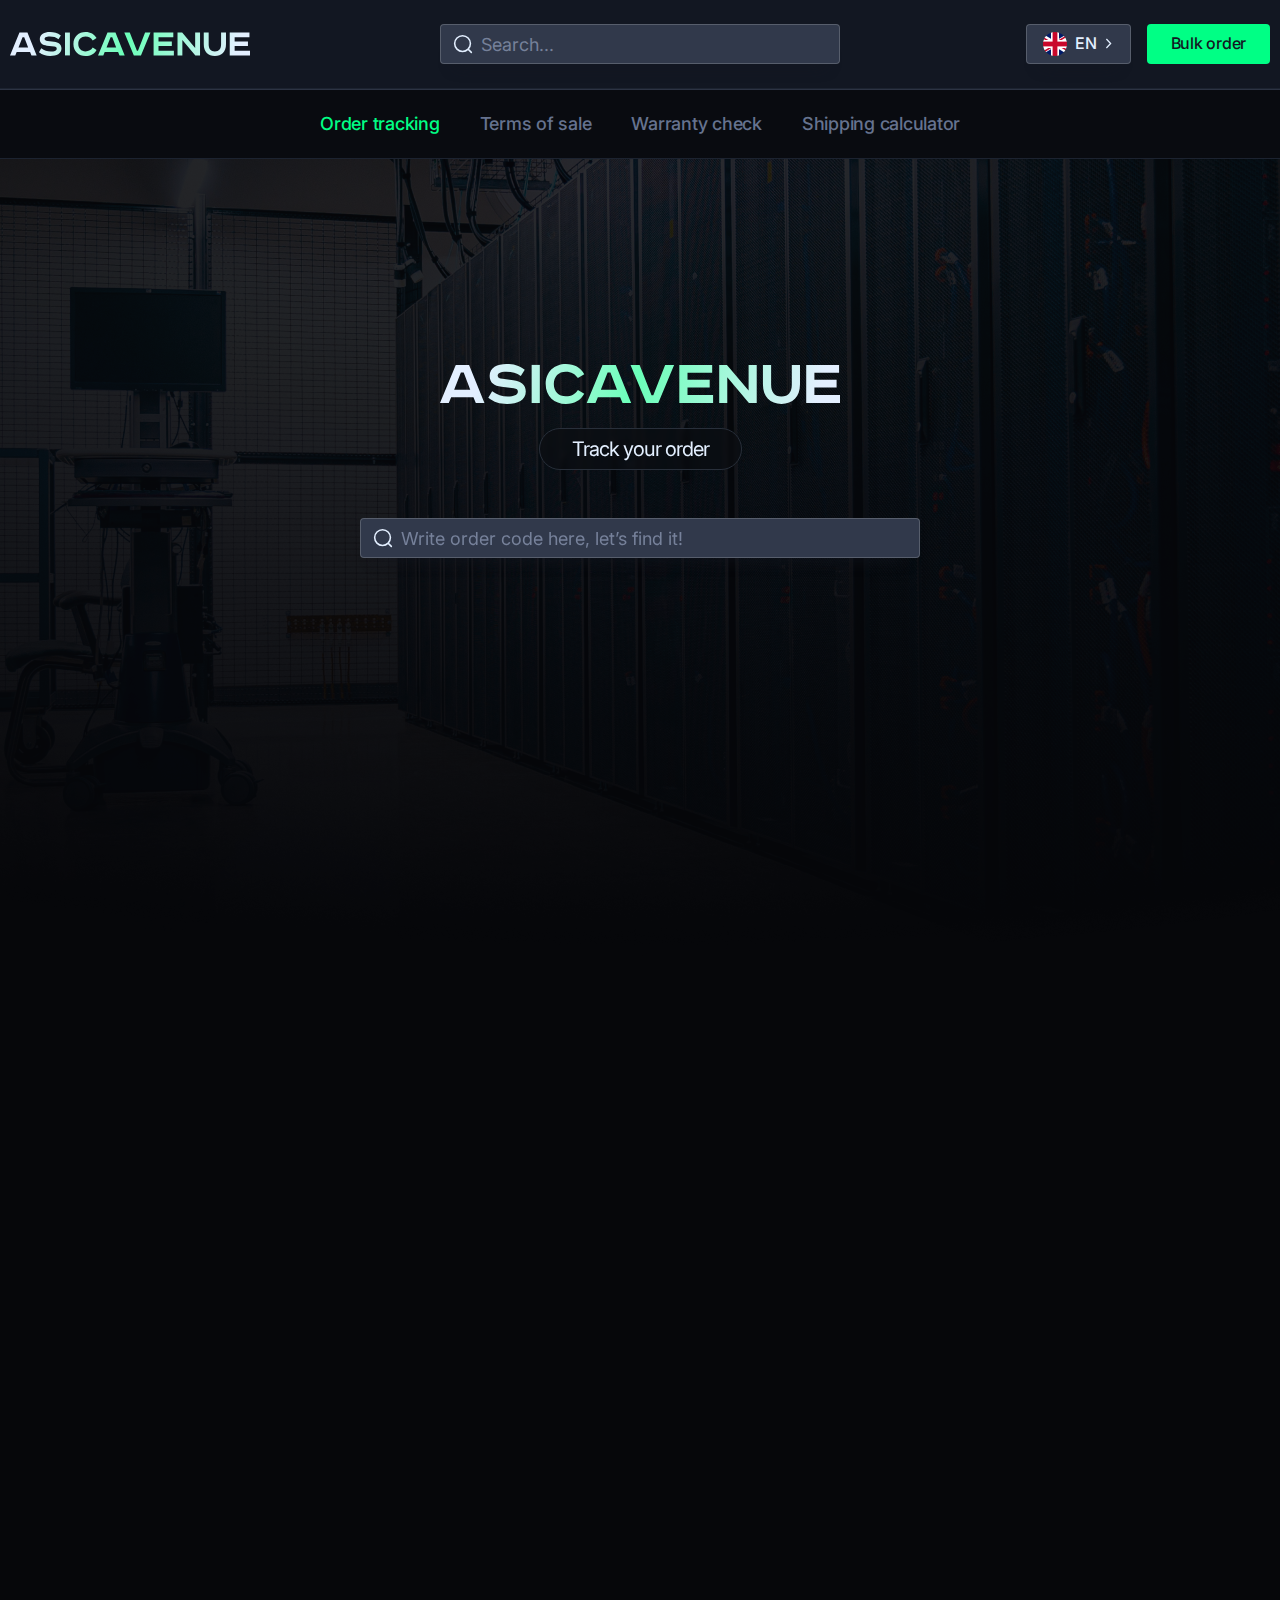
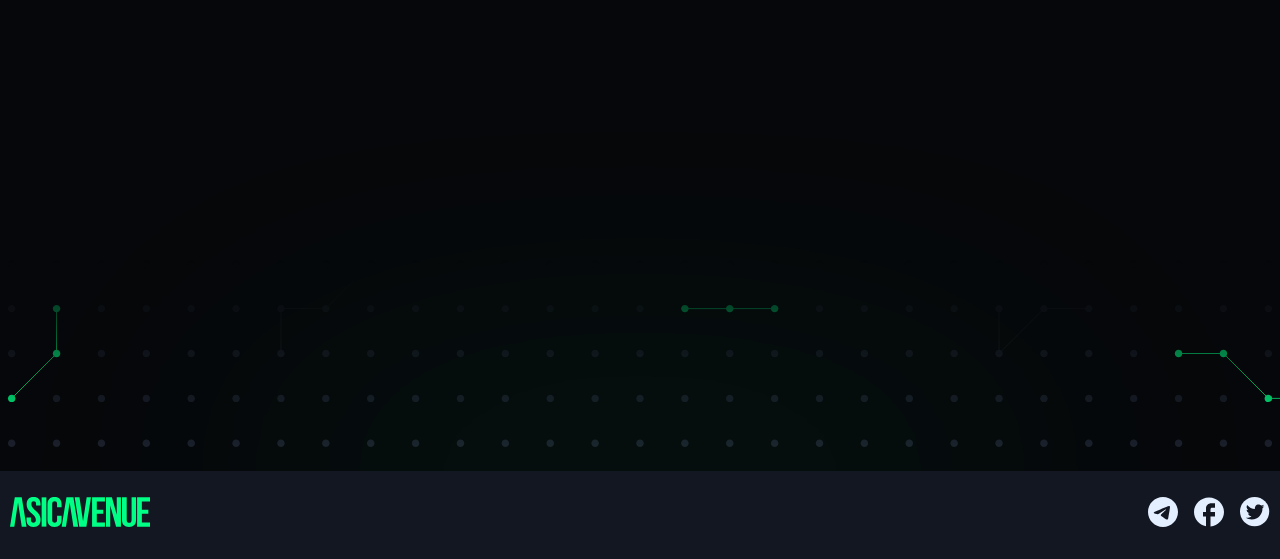
<file: tracking.html>
<!DOCTYPE html>
<html lang="en">
<head>
    <meta charset="UTF-8">
    <meta name="viewport" content="width=device-width, initial-scale=1.0">
    <title>Asicavenue</title>
    <link href="https://unpkg.com/aos@2.3.1/dist/aos.css" rel="stylesheet">
    <link rel="stylesheet" href="./css/style.css">
</head>
<body>
    <div class="wrapper">
        <header class="header">
            <div class="header-bottom">
                <div class="header__container">
                    <div class="header__wrapper">
                        <div class="search-frame search-frame_mobile">
                            <div class="search-frame__container">
                                <div class="search-frame__tabs">
                                    <div class="search-frame__tab search-frame__tab_current">
                                        <div class="search-frame__tab-text">BTC / BCH / BSV SHA256</div>
                                    </div>
                                    <div class="search-frame__tab">
                                        <div class="search-frame__tab-text">ETC Ethash</div>
                                    </div>
                                    <div class="search-frame__tab"><div class="search-frame__tab-text">LTC / DOGE Scrypt</div></div>
                                    <div class="search-frame__tab"><div class="search-frame__tab-text">DASH X11</div></div>
                                    <div class="search-frame__tab"><div class="search-frame__tab-text">ZEC Equihash</div></div>
                                    <div class="search-frame__tab"><div class="search-frame__tab-text">KDA Blake2S</div></div>
                                    <div class="search-frame__tab"><div class="search-frame__tab-text">ZCKB Eaglesong</div></div>
                                    <div class="search-frame__tab"><div class="search-frame__tab-text">HNS Blake2B and SHA3</div></div>
                                    <div class="search-frame__tab"><div class="search-frame__tab-text">ANTSPACE</div></div>
                                    <div class="search-frame__tab"><div class="search-frame__tab-text">Accessories</div></div>
                                </div>

                                <div class="search-frame__body search-list">
                                    <div class="search-list__section search-list__section_current">
                                        <div class="prod-card prod-card_vertical">
                                            <a href="#" class="prod-card__preview">
                                                <img src="./img/product/prod1.png" alt="">
                                            </a>
                                            <div class="prod-card__body">
                                                <div class="prod-card__header">
                                                    <a href="#" class="prod-card__title">Bitcoin Miner S19 Pro+ Hyd.</a>
                                                </div>
                                                <span class="prod-card__price">$ 3629</span>
                                                <div class="prod-card__tags">
                                                    <div class="prod-card__tag">141T</div>
                                                    <div class="prod-card__tag">3031.5W</div>
                                                    <div class="prod-card__tag">21.5J/T</div>
                                                </div>
                                            </div>
                                        </div>

                                        <div class="prod-card prod-card_vertical">
                                            <a href="#" class="prod-card__preview">
                                                <img src="./img/product/prod2.png" alt="">
                                            </a>
                                            <div class="prod-card__body">
                                                <div class="prod-card__header">
                                                    <a href="#" class="prod-card__title">Bitcoin Miner S19 Pro+ Hyd.</a>
                                                </div>
                                                <span class="prod-card__price">$ 3629</span>
                                                <div class="prod-card__tags">
                                                    <div class="prod-card__tag">141T</div>
                                                    <div class="prod-card__tag">3031.5W</div>
                                                    <div class="prod-card__tag">21.5J/T</div>
                                                </div>
                                            </div>
                                        </div>

                                        <div class="prod-card prod-card_vertical">
                                            <a href="#" class="prod-card__preview">
                                                <img src="./img/product/prod1.png" alt="">
                                            </a>
                                            <div class="prod-card__body">
                                                <div class="prod-card__header">
                                                    <a href="#" class="prod-card__title">Bitcoin Miner S19 Pro+ Hyd.</a>
                                                </div>
                                                <span class="prod-card__price">$ 3629</span>
                                                <div class="prod-card__tags">
                                                    <div class="prod-card__tag">141T</div>
                                                    <div class="prod-card__tag">3031.5W</div>
                                                    <div class="prod-card__tag">21.5J/T</div>
                                                </div>
                                            </div>
                                        </div>

                                        <div class="prod-card prod-card_vertical">
                                            <a href="#" class="prod-card__preview">
                                                <img src="./img/product/prod2.png" alt="">
                                            </a>
                                            <div class="prod-card__body">
                                                <div class="prod-card__header">
                                                    <a href="#" class="prod-card__title">Bitcoin Miner S19 Pro+ Hyd.</a>
                                                </div>
                                                <span class="prod-card__price">$ 3629</span>
                                                <div class="prod-card__tags">
                                                    <div class="prod-card__tag">141T</div>
                                                    <div class="prod-card__tag">3031.5W</div>
                                                    <div class="prod-card__tag">21.5J/T</div>
                                                </div>
                                            </div>
                                        </div>
                                    </div>
                                    <div class="search-list__section">
                                        <div class="prod-card prod-card_vertical">
                                            <a href="#" class="prod-card__preview">
                                                <img src="./img/product/prod1.png" alt="">
                                            </a>
                                            <div class="prod-card__body">
                                                <div class="prod-card__header">
                                                    <a href="#" class="prod-card__title">Bitcoin Miner S19 Pro+ Hyd.</a>
                                                </div>
                                                <span class="prod-card__price">$ 3629</span>
                                                <div class="prod-card__tags">
                                                    <div class="prod-card__tag">141T</div>
                                                    <div class="prod-card__tag">3031.5W</div>
                                                    <div class="prod-card__tag">21.5J/T</div>
                                                </div>
                                            </div>
                                        </div>

                                        <div class="prod-card prod-card_vertical">
                                            <a href="#" class="prod-card__preview">
                                                <img src="./img/product/prod1.png" alt="">
                                            </a>
                                            <div class="prod-card__body">
                                                <div class="prod-card__header">
                                                    <a href="#" class="prod-card__title">Bitcoin Miner S19 Pro+ Hyd.</a>
                                                </div>
                                                <span class="prod-card__price">$ 3629</span>
                                                <div class="prod-card__tags">
                                                    <div class="prod-card__tag">141T</div>
                                                    <div class="prod-card__tag">3031.5W</div>
                                                    <div class="prod-card__tag">21.5J/T</div>
                                                </div>
                                            </div>
                                        </div>

                                        <div class="prod-card prod-card_vertical">
                                            <a href="#" class="prod-card__preview">
                                                <img src="./img/product/prod2.png" alt="">
                                            </a>
                                            <div class="prod-card__body">
                                                <div class="prod-card__header">
                                                    <a href="#" class="prod-card__title">Bitcoin Miner S19 Pro+ Hyd.</a>
                                                </div>
                                                <span class="prod-card__price">$ 3629</span>
                                                <div class="prod-card__tags">
                                                    <div class="prod-card__tag">141T</div>
                                                    <div class="prod-card__tag">3031.5W</div>
                                                    <div class="prod-card__tag">21.5J/T</div>
                                                </div>
                                            </div>
                                        </div>
                                    </div>
                                    <div class="search-list__section">

                                        <div class="prod-card prod-card_vertical">
                                            <a href="#" class="prod-card__preview">
                                                <img src="./img/product/prod1.png" alt="">
                                            </a>
                                            <div class="prod-card__body">
                                                <div class="prod-card__header">
                                                    <a href="#" class="prod-card__title">Bitcoin Miner S19 Pro+ Hyd.</a>
                                                </div>
                                                <span class="prod-card__price">$ 3629</span>
                                                <div class="prod-card__tags">
                                                    <div class="prod-card__tag">141T</div>
                                                    <div class="prod-card__tag">3031.5W</div>
                                                    <div class="prod-card__tag">21.5J/T</div>
                                                </div>
                                            </div>
                                        </div>

                                        <div class="prod-card prod-card_vertical">
                                            <a href="#" class="prod-card__preview">
                                                <img src="./img/product/prod2.png" alt="">
                                            </a>
                                            <div class="prod-card__body">
                                                <div class="prod-card__header">
                                                    <a href="#" class="prod-card__title">Bitcoin Miner S19 Pro+ Hyd.</a>
                                                </div>
                                                <span class="prod-card__price">$ 3629</span>
                                                <div class="prod-card__tags">
                                                    <div class="prod-card__tag">141T</div>
                                                    <div class="prod-card__tag">3031.5W</div>
                                                    <div class="prod-card__tag">21.5J/T</div>
                                                </div>
                                            </div>
                                        </div>
                                    </div>
                                    <div class="search-list__section">

                                        <div class="prod-card prod-card_vertical">
                                            <a href="#" class="prod-card__preview">
                                                <img src="./img/product/prod2.png" alt="">
                                            </a>
                                            <div class="prod-card__body">
                                                <div class="prod-card__header">
                                                    <a href="#" class="prod-card__title">Bitcoin Miner S19 Pro+ Hyd.</a>
                                                </div>
                                                <span class="prod-card__price">$ 3629</span>
                                                <div class="prod-card__tags">
                                                    <div class="prod-card__tag">141T</div>
                                                    <div class="prod-card__tag">3031.5W</div>
                                                    <div class="prod-card__tag">21.5J/T</div>
                                                </div>
                                            </div>
                                        </div>
                                    </div>
                                    <div class="search-list__section">
                                        <div class="prod-card prod-card_vertical">
                                            <a href="#" class="prod-card__preview">
                                                <img src="./img/product/prod1.png" alt="">
                                            </a>
                                            <div class="prod-card__body">
                                                <div class="prod-card__header">
                                                    <a href="#" class="prod-card__title">Bitcoin Miner S19 Pro+ Hyd.</a>
                                                </div>
                                                <span class="prod-card__price">$ 3629</span>
                                                <div class="prod-card__tags">
                                                    <div class="prod-card__tag">141T</div>
                                                    <div class="prod-card__tag">3031.5W</div>
                                                    <div class="prod-card__tag">21.5J/T</div>
                                                </div>
                                            </div>
                                        </div>

                                        <div class="prod-card prod-card_vertical">
                                            <a href="#" class="prod-card__preview">
                                                <img src="./img/product/prod1.png" alt="">
                                            </a>
                                            <div class="prod-card__body">
                                                <div class="prod-card__header">
                                                    <a href="#" class="prod-card__title">Bitcoin Miner S19 Pro+ Hyd.</a>
                                                </div>
                                                <span class="prod-card__price">$ 3629</span>
                                                <div class="prod-card__tags">
                                                    <div class="prod-card__tag">141T</div>
                                                    <div class="prod-card__tag">3031.5W</div>
                                                    <div class="prod-card__tag">21.5J/T</div>
                                                </div>
                                            </div>
                                        </div>

                                        <div class="prod-card prod-card_vertical">
                                            <a href="#" class="prod-card__preview">
                                                <img src="./img/product/prod2.png" alt="">
                                            </a>
                                            <div class="prod-card__body">
                                                <div class="prod-card__header">
                                                    <a href="#" class="prod-card__title">Bitcoin Miner S19 Pro+ Hyd.</a>
                                                </div>
                                                <span class="prod-card__price">$ 3629</span>
                                                <div class="prod-card__tags">
                                                    <div class="prod-card__tag">141T</div>
                                                    <div class="prod-card__tag">3031.5W</div>
                                                    <div class="prod-card__tag">21.5J/T</div>
                                                </div>
                                            </div>
                                        </div>
                                    </div>
                                    <div class="search-list__section">

                                        <div class="prod-card prod-card_vertical">
                                            <a href="#" class="prod-card__preview">
                                                <img src="./img/product/prod1.png" alt="">
                                            </a>
                                            <div class="prod-card__body">
                                                <div class="prod-card__header">
                                                    <a href="#" class="prod-card__title">Bitcoin Miner S19 Pro+ Hyd.</a>
                                                </div>
                                                <span class="prod-card__price">$ 3629</span>
                                                <div class="prod-card__tags">
                                                    <div class="prod-card__tag">141T</div>
                                                    <div class="prod-card__tag">3031.5W</div>
                                                    <div class="prod-card__tag">21.5J/T</div>
                                                </div>
                                            </div>
                                        </div>

                                        <div class="prod-card prod-card_vertical">
                                            <a href="#" class="prod-card__preview">
                                                <img src="./img/product/prod2.png" alt="">
                                            </a>
                                            <div class="prod-card__body">
                                                <div class="prod-card__header">
                                                    <a href="#" class="prod-card__title">Bitcoin Miner S19 Pro+ Hyd.</a>
                                                </div>
                                                <span class="prod-card__price">$ 3629</span>
                                                <div class="prod-card__tags">
                                                    <div class="prod-card__tag">141T</div>
                                                    <div class="prod-card__tag">3031.5W</div>
                                                    <div class="prod-card__tag">21.5J/T</div>
                                                </div>
                                            </div>
                                        </div>
                                    </div>
                                    <div class="search-list__section">

                                        <div class="prod-card prod-card_vertical">
                                            <a href="#" class="prod-card__preview">
                                                <img src="./img/product/prod2.png" alt="">
                                            </a>
                                            <div class="prod-card__body">
                                                <div class="prod-card__header">
                                                    <a href="#" class="prod-card__title">Bitcoin Miner S19 Pro+ Hyd.</a>
                                                </div>
                                                <span class="prod-card__price">$ 3629</span>
                                                <div class="prod-card__tags">
                                                    <div class="prod-card__tag">141T</div>
                                                    <div class="prod-card__tag">3031.5W</div>
                                                    <div class="prod-card__tag">21.5J/T</div>
                                                </div>
                                            </div>
                                        </div>
                                    </div>
                                    <div class="search-list__section">
                                        <div class="prod-card prod-card_vertical">
                                            <a href="#" class="prod-card__preview">
                                                <img src="./img/product/prod1.png" alt="">
                                            </a>
                                            <div class="prod-card__body">
                                                <div class="prod-card__header">
                                                    <a href="#" class="prod-card__title">Bitcoin Miner S19 Pro+ Hyd.</a>
                                                </div>
                                                <span class="prod-card__price">$ 3629</span>
                                                <div class="prod-card__tags">
                                                    <div class="prod-card__tag">141T</div>
                                                    <div class="prod-card__tag">3031.5W</div>
                                                    <div class="prod-card__tag">21.5J/T</div>
                                                </div>
                                            </div>
                                        </div>

                                        <div class="prod-card prod-card_vertical">
                                            <a href="#" class="prod-card__preview">
                                                <img src="./img/product/prod1.png" alt="">
                                            </a>
                                            <div class="prod-card__body">
                                                <div class="prod-card__header">
                                                    <a href="#" class="prod-card__title">Bitcoin Miner S19 Pro+ Hyd.</a>
                                                </div>
                                                <span class="prod-card__price">$ 3629</span>
                                                <div class="prod-card__tags">
                                                    <div class="prod-card__tag">141T</div>
                                                    <div class="prod-card__tag">3031.5W</div>
                                                    <div class="prod-card__tag">21.5J/T</div>
                                                </div>
                                            </div>
                                        </div>

                                        <div class="prod-card prod-card_vertical">
                                            <a href="#" class="prod-card__preview">
                                                <img src="./img/product/prod2.png" alt="">
                                            </a>
                                            <div class="prod-card__body">
                                                <div class="prod-card__header">
                                                    <a href="#" class="prod-card__title">Bitcoin Miner S19 Pro+ Hyd.</a>
                                                </div>
                                                <span class="prod-card__price">$ 3629</span>
                                                <div class="prod-card__tags">
                                                    <div class="prod-card__tag">141T</div>
                                                    <div class="prod-card__tag">3031.5W</div>
                                                    <div class="prod-card__tag">21.5J/T</div>
                                                </div>
                                            </div>
                                        </div>
                                    </div>
                                    <div class="search-list__section">

                                        <div class="prod-card prod-card_vertical">
                                            <a href="#" class="prod-card__preview">
                                                <img src="./img/product/prod1.png" alt="">
                                            </a>
                                            <div class="prod-card__body">
                                                <div class="prod-card__header">
                                                    <a href="#" class="prod-card__title">Bitcoin Miner S19 Pro+ Hyd.</a>
                                                </div>
                                                <span class="prod-card__price">$ 3629</span>
                                                <div class="prod-card__tags">
                                                    <div class="prod-card__tag">141T</div>
                                                    <div class="prod-card__tag">3031.5W</div>
                                                    <div class="prod-card__tag">21.5J/T</div>
                                                </div>
                                            </div>
                                        </div>

                                        <div class="prod-card prod-card_vertical">
                                            <a href="#" class="prod-card__preview">
                                                <img src="./img/product/prod2.png" alt="">
                                            </a>
                                            <div class="prod-card__body">
                                                <div class="prod-card__header">
                                                    <a href="#" class="prod-card__title">Bitcoin Miner S19 Pro+ Hyd.</a>
                                                </div>
                                                <span class="prod-card__price">$ 3629</span>
                                                <div class="prod-card__tags">
                                                    <div class="prod-card__tag">141T</div>
                                                    <div class="prod-card__tag">3031.5W</div>
                                                    <div class="prod-card__tag">21.5J/T</div>
                                                </div>
                                            </div>
                                        </div>
                                    </div>
                                    <div class="search-list__section">

                                        <div class="prod-card prod-card_vertical">
                                            <a href="#" class="prod-card__preview">
                                                <img src="./img/product/prod2.png" alt="">
                                            </a>
                                            <div class="prod-card__body">
                                                <div class="prod-card__header">
                                                    <a href="#" class="prod-card__title">Bitcoin Miner S19 Pro+ Hyd.</a>
                                                </div>
                                                <span class="prod-card__price">$ 3629</span>
                                                <div class="prod-card__tags">
                                                    <div class="prod-card__tag">141T</div>
                                                    <div class="prod-card__tag">3031.5W</div>
                                                    <div class="prod-card__tag">21.5J/T</div>
                                                </div>
                                            </div>
                                        </div>
                                    </div>
                                </div>
                            </div>
                        </div>

                        <ul class="header-bottom__nav">
                            <li><a href="#" class="header-bottom__link header-bottom__link_current">Order tracking</a></li>
                            <li><a href="#" class="header-bottom__link">Terms of sale</a></li>
                            <li><a href="#" class="header-bottom__link">Warranty check</a></li>
                            <li><a href="#" class="header-bottom__link">Shipping calculator</a></li>
                        </ul>

                        <div class="header-bottom__other">
                            <div class="search-field">
                                <div class="search-field__icon">
                                    <img src="./img/icons/search-icon.svg" alt="">
                                </div>

                                <input type="text" class="search-field__input main-search" placeholder="Search...">
                            </div>

                            <div class="user-actions">
                                <div class="change-lang dropdown">
                                    <div class="dropdown__header">
                                        <div class="dropdown__current">
                                            <div class="change-lang__el">
                                                <div class="change-lang__icon">
                                                    <img src="./img/flag/en.png" alt="">
                                                </div>
                                                <span class="change-lang__text">en</span>
                                            </div>
                                        </div>
                                        <div class="dropdown__icon"><img src="./img/icons/arrow-bottom.svg" alt=""></div>
                                    </div>
                                    <div class="dropdown__body">
                                        <div class="dropdown__item">
                                            <div class="change-lang__el">
                                                <div class="change-lang__icon">
                                                    <img src="./img/flag/en.png" alt="">
                                                </div>
                                                <span class="change-lang__text">en</span>
                                            </div>
                                        </div>
                                        <div class="dropdown__item">
                                            <div class="change-lang__el">
                                                <div class="change-lang__icon">
                                                    <img src="./img/flag/gr.png" alt="">
                                                </div>
                                                <span class="change-lang__text">gr</span>
                                            </div>
                                        </div>
                                        <div class="dropdown__item">
                                            <div class="change-lang__el">
                                                <div class="change-lang__icon">
                                                    <img src="./img/flag/sp.png" alt="">
                                                </div>
                                                <span class="change-lang__text">sp</span>
                                            </div>
                                        </div>
                                    </div>
                                </div>

                                <button class="user-actions__button button">Bulk order</button>
                            </div>
                        </div>
                    </div>
                </div>
            </div>

            <div class="search-frame search-frame_desktop">
                <div class="search-frame__container">
                    <div class="search-frame__tabs">
                        <div class="search-frame__tab search-frame__tab_current">
                            <div class="search-frame__tab-text">BTC / BCH / BSV SHA256</div>
                        </div>
                        <div class="search-frame__tab">
                            <div class="search-frame__tab-text">ETC Ethash</div>
                        </div>
                        <div class="search-frame__tab"><div class="search-frame__tab-text">LTC / DOGE Scrypt</div></div>
                        <div class="search-frame__tab"><div class="search-frame__tab-text">DASH X11</div></div>
                        <div class="search-frame__tab"><div class="search-frame__tab-text">ZEC Equihash</div></div>
                        <div class="search-frame__tab"><div class="search-frame__tab-text">KDA Blake2S</div></div>
                        <div class="search-frame__tab"><div class="search-frame__tab-text">ZCKB Eaglesong</div></div>
                        <div class="search-frame__tab"><div class="search-frame__tab-text">HNS Blake2B and SHA3</div></div>
                        <div class="search-frame__tab"><div class="search-frame__tab-text">ANTSPACE</div></div>
                        <div class="search-frame__tab"><div class="search-frame__tab-text">Accessories</div></div>
                    </div>

                    <div class="search-frame__body search-list">
                        <div class="search-list__section search-list__section_current">
                            <div class="prod-card prod-card_vertical">
                                <a href="#" class="prod-card__preview">
                                    <img src="./img/product/prod1.png" alt="">
                                </a>
                                <div class="prod-card__body">
                                    <div class="prod-card__header">
                                        <a href="#" class="prod-card__title">Bitcoin Miner S19 Pro+ Hyd.</a>
                                    </div>
                                    <span class="prod-card__price">$ 3629</span>
                                    <div class="prod-card__tags">
                                        <div class="prod-card__tag">141T</div>
                                        <div class="prod-card__tag">3031.5W</div>
                                        <div class="prod-card__tag">21.5J/T</div>
                                    </div>
                                </div>
                            </div>

                            <div class="prod-card prod-card_vertical">
                                <a href="#" class="prod-card__preview">
                                    <img src="./img/product/prod2.png" alt="">
                                </a>
                                <div class="prod-card__body">
                                    <div class="prod-card__header">
                                        <a href="#" class="prod-card__title">Bitcoin Miner S19 Pro+ Hyd.</a>
                                    </div>
                                    <span class="prod-card__price">$ 3629</span>
                                    <div class="prod-card__tags">
                                        <div class="prod-card__tag">141T</div>
                                        <div class="prod-card__tag">3031.5W</div>
                                        <div class="prod-card__tag">21.5J/T</div>
                                    </div>
                                </div>
                            </div>

                            <div class="prod-card prod-card_vertical">
                                <a href="#" class="prod-card__preview">
                                    <img src="./img/product/prod1.png" alt="">
                                </a>
                                <div class="prod-card__body">
                                    <div class="prod-card__header">
                                        <a href="#" class="prod-card__title">Bitcoin Miner S19 Pro+ Hyd.</a>
                                    </div>
                                    <span class="prod-card__price">$ 3629</span>
                                    <div class="prod-card__tags">
                                        <div class="prod-card__tag">141T</div>
                                        <div class="prod-card__tag">3031.5W</div>
                                        <div class="prod-card__tag">21.5J/T</div>
                                    </div>
                                </div>
                            </div>

                            <div class="prod-card prod-card_vertical">
                                <a href="#" class="prod-card__preview">
                                    <img src="./img/product/prod2.png" alt="">
                                </a>
                                <div class="prod-card__body">
                                    <div class="prod-card__header">
                                        <a href="#" class="prod-card__title">Bitcoin Miner S19 Pro+ Hyd.</a>
                                    </div>
                                    <span class="prod-card__price">$ 3629</span>
                                    <div class="prod-card__tags">
                                        <div class="prod-card__tag">141T</div>
                                        <div class="prod-card__tag">3031.5W</div>
                                        <div class="prod-card__tag">21.5J/T</div>
                                    </div>
                                </div>
                            </div>
                        </div>
                        <div class="search-list__section">
                            <div class="prod-card prod-card_vertical">
                                <a href="#" class="prod-card__preview">
                                    <img src="./img/product/prod1.png" alt="">
                                </a>
                                <div class="prod-card__body">
                                    <div class="prod-card__header">
                                        <a href="#" class="prod-card__title">Bitcoin Miner S19 Pro+ Hyd.</a>
                                    </div>
                                    <span class="prod-card__price">$ 3629</span>
                                    <div class="prod-card__tags">
                                        <div class="prod-card__tag">141T</div>
                                        <div class="prod-card__tag">3031.5W</div>
                                        <div class="prod-card__tag">21.5J/T</div>
                                    </div>
                                </div>
                            </div>

                            <div class="prod-card prod-card_vertical">
                                <a href="#" class="prod-card__preview">
                                    <img src="./img/product/prod1.png" alt="">
                                </a>
                                <div class="prod-card__body">
                                    <div class="prod-card__header">
                                        <a href="#" class="prod-card__title">Bitcoin Miner S19 Pro+ Hyd.</a>
                                    </div>
                                    <span class="prod-card__price">$ 3629</span>
                                    <div class="prod-card__tags">
                                        <div class="prod-card__tag">141T</div>
                                        <div class="prod-card__tag">3031.5W</div>
                                        <div class="prod-card__tag">21.5J/T</div>
                                    </div>
                                </div>
                            </div>

                            <div class="prod-card prod-card_vertical">
                                <a href="#" class="prod-card__preview">
                                    <img src="./img/product/prod2.png" alt="">
                                </a>
                                <div class="prod-card__body">
                                    <div class="prod-card__header">
                                        <a href="#" class="prod-card__title">Bitcoin Miner S19 Pro+ Hyd.</a>
                                    </div>
                                    <span class="prod-card__price">$ 3629</span>
                                    <div class="prod-card__tags">
                                        <div class="prod-card__tag">141T</div>
                                        <div class="prod-card__tag">3031.5W</div>
                                        <div class="prod-card__tag">21.5J/T</div>
                                    </div>
                                </div>
                            </div>
                        </div>
                        <div class="search-list__section">

                            <div class="prod-card prod-card_vertical">
                                <a href="#" class="prod-card__preview">
                                    <img src="./img/product/prod1.png" alt="">
                                </a>
                                <div class="prod-card__body">
                                    <div class="prod-card__header">
                                        <a href="#" class="prod-card__title">Bitcoin Miner S19 Pro+ Hyd.</a>
                                    </div>
                                    <span class="prod-card__price">$ 3629</span>
                                    <div class="prod-card__tags">
                                        <div class="prod-card__tag">141T</div>
                                        <div class="prod-card__tag">3031.5W</div>
                                        <div class="prod-card__tag">21.5J/T</div>
                                    </div>
                                </div>
                            </div>

                            <div class="prod-card prod-card_vertical">
                                <a href="#" class="prod-card__preview">
                                    <img src="./img/product/prod2.png" alt="">
                                </a>
                                <div class="prod-card__body">
                                    <div class="prod-card__header">
                                        <a href="#" class="prod-card__title">Bitcoin Miner S19 Pro+ Hyd.</a>
                                    </div>
                                    <span class="prod-card__price">$ 3629</span>
                                    <div class="prod-card__tags">
                                        <div class="prod-card__tag">141T</div>
                                        <div class="prod-card__tag">3031.5W</div>
                                        <div class="prod-card__tag">21.5J/T</div>
                                    </div>
                                </div>
                            </div>
                        </div>
                        <div class="search-list__section">

                            <div class="prod-card prod-card_vertical">
                                <a href="#" class="prod-card__preview">
                                    <img src="./img/product/prod2.png" alt="">
                                </a>
                                <div class="prod-card__body">
                                    <div class="prod-card__header">
                                        <a href="#" class="prod-card__title">Bitcoin Miner S19 Pro+ Hyd.</a>
                                    </div>
                                    <span class="prod-card__price">$ 3629</span>
                                    <div class="prod-card__tags">
                                        <div class="prod-card__tag">141T</div>
                                        <div class="prod-card__tag">3031.5W</div>
                                        <div class="prod-card__tag">21.5J/T</div>
                                    </div>
                                </div>
                            </div>
                        </div>
                        <div class="search-list__section">
                            <div class="prod-card prod-card_vertical">
                                <a href="#" class="prod-card__preview">
                                    <img src="./img/product/prod1.png" alt="">
                                </a>
                                <div class="prod-card__body">
                                    <div class="prod-card__header">
                                        <a href="#" class="prod-card__title">Bitcoin Miner S19 Pro+ Hyd.</a>
                                    </div>
                                    <span class="prod-card__price">$ 3629</span>
                                    <div class="prod-card__tags">
                                        <div class="prod-card__tag">141T</div>
                                        <div class="prod-card__tag">3031.5W</div>
                                        <div class="prod-card__tag">21.5J/T</div>
                                    </div>
                                </div>
                            </div>

                            <div class="prod-card prod-card_vertical">
                                <a href="#" class="prod-card__preview">
                                    <img src="./img/product/prod1.png" alt="">
                                </a>
                                <div class="prod-card__body">
                                    <div class="prod-card__header">
                                        <a href="#" class="prod-card__title">Bitcoin Miner S19 Pro+ Hyd.</a>
                                    </div>
                                    <span class="prod-card__price">$ 3629</span>
                                    <div class="prod-card__tags">
                                        <div class="prod-card__tag">141T</div>
                                        <div class="prod-card__tag">3031.5W</div>
                                        <div class="prod-card__tag">21.5J/T</div>
                                    </div>
                                </div>
                            </div>

                            <div class="prod-card prod-card_vertical">
                                <a href="#" class="prod-card__preview">
                                    <img src="./img/product/prod2.png" alt="">
                                </a>
                                <div class="prod-card__body">
                                    <div class="prod-card__header">
                                        <a href="#" class="prod-card__title">Bitcoin Miner S19 Pro+ Hyd.</a>
                                    </div>
                                    <span class="prod-card__price">$ 3629</span>
                                    <div class="prod-card__tags">
                                        <div class="prod-card__tag">141T</div>
                                        <div class="prod-card__tag">3031.5W</div>
                                        <div class="prod-card__tag">21.5J/T</div>
                                    </div>
                                </div>
                            </div>
                        </div>
                        <div class="search-list__section">

                            <div class="prod-card prod-card_vertical">
                                <a href="#" class="prod-card__preview">
                                    <img src="./img/product/prod1.png" alt="">
                                </a>
                                <div class="prod-card__body">
                                    <div class="prod-card__header">
                                        <a href="#" class="prod-card__title">Bitcoin Miner S19 Pro+ Hyd.</a>
                                    </div>
                                    <span class="prod-card__price">$ 3629</span>
                                    <div class="prod-card__tags">
                                        <div class="prod-card__tag">141T</div>
                                        <div class="prod-card__tag">3031.5W</div>
                                        <div class="prod-card__tag">21.5J/T</div>
                                    </div>
                                </div>
                            </div>

                            <div class="prod-card prod-card_vertical">
                                <a href="#" class="prod-card__preview">
                                    <img src="./img/product/prod2.png" alt="">
                                </a>
                                <div class="prod-card__body">
                                    <div class="prod-card__header">
                                        <a href="#" class="prod-card__title">Bitcoin Miner S19 Pro+ Hyd.</a>
                                    </div>
                                    <span class="prod-card__price">$ 3629</span>
                                    <div class="prod-card__tags">
                                        <div class="prod-card__tag">141T</div>
                                        <div class="prod-card__tag">3031.5W</div>
                                        <div class="prod-card__tag">21.5J/T</div>
                                    </div>
                                </div>
                            </div>
                        </div>
                        <div class="search-list__section">

                            <div class="prod-card prod-card_vertical">
                                <a href="#" class="prod-card__preview">
                                    <img src="./img/product/prod2.png" alt="">
                                </a>
                                <div class="prod-card__body">
                                    <div class="prod-card__header">
                                        <a href="#" class="prod-card__title">Bitcoin Miner S19 Pro+ Hyd.</a>
                                    </div>
                                    <span class="prod-card__price">$ 3629</span>
                                    <div class="prod-card__tags">
                                        <div class="prod-card__tag">141T</div>
                                        <div class="prod-card__tag">3031.5W</div>
                                        <div class="prod-card__tag">21.5J/T</div>
                                    </div>
                                </div>
                            </div>
                        </div>
                        <div class="search-list__section">
                            <div class="prod-card prod-card_vertical">
                                <a href="#" class="prod-card__preview">
                                    <img src="./img/product/prod1.png" alt="">
                                </a>
                                <div class="prod-card__body">
                                    <div class="prod-card__header">
                                        <a href="#" class="prod-card__title">Bitcoin Miner S19 Pro+ Hyd.</a>
                                    </div>
                                    <span class="prod-card__price">$ 3629</span>
                                    <div class="prod-card__tags">
                                        <div class="prod-card__tag">141T</div>
                                        <div class="prod-card__tag">3031.5W</div>
                                        <div class="prod-card__tag">21.5J/T</div>
                                    </div>
                                </div>
                            </div>

                            <div class="prod-card prod-card_vertical">
                                <a href="#" class="prod-card__preview">
                                    <img src="./img/product/prod1.png" alt="">
                                </a>
                                <div class="prod-card__body">
                                    <div class="prod-card__header">
                                        <a href="#" class="prod-card__title">Bitcoin Miner S19 Pro+ Hyd.</a>
                                    </div>
                                    <span class="prod-card__price">$ 3629</span>
                                    <div class="prod-card__tags">
                                        <div class="prod-card__tag">141T</div>
                                        <div class="prod-card__tag">3031.5W</div>
                                        <div class="prod-card__tag">21.5J/T</div>
                                    </div>
                                </div>
                            </div>

                            <div class="prod-card prod-card_vertical">
                                <a href="#" class="prod-card__preview">
                                    <img src="./img/product/prod2.png" alt="">
                                </a>
                                <div class="prod-card__body">
                                    <div class="prod-card__header">
                                        <a href="#" class="prod-card__title">Bitcoin Miner S19 Pro+ Hyd.</a>
                                    </div>
                                    <span class="prod-card__price">$ 3629</span>
                                    <div class="prod-card__tags">
                                        <div class="prod-card__tag">141T</div>
                                        <div class="prod-card__tag">3031.5W</div>
                                        <div class="prod-card__tag">21.5J/T</div>
                                    </div>
                                </div>
                            </div>
                        </div>
                        <div class="search-list__section">

                            <div class="prod-card prod-card_vertical">
                                <a href="#" class="prod-card__preview">
                                    <img src="./img/product/prod1.png" alt="">
                                </a>
                                <div class="prod-card__body">
                                    <div class="prod-card__header">
                                        <a href="#" class="prod-card__title">Bitcoin Miner S19 Pro+ Hyd.</a>
                                    </div>
                                    <span class="prod-card__price">$ 3629</span>
                                    <div class="prod-card__tags">
                                        <div class="prod-card__tag">141T</div>
                                        <div class="prod-card__tag">3031.5W</div>
                                        <div class="prod-card__tag">21.5J/T</div>
                                    </div>
                                </div>
                            </div>

                            <div class="prod-card prod-card_vertical">
                                <a href="#" class="prod-card__preview">
                                    <img src="./img/product/prod2.png" alt="">
                                </a>
                                <div class="prod-card__body">
                                    <div class="prod-card__header">
                                        <a href="#" class="prod-card__title">Bitcoin Miner S19 Pro+ Hyd.</a>
                                    </div>
                                    <span class="prod-card__price">$ 3629</span>
                                    <div class="prod-card__tags">
                                        <div class="prod-card__tag">141T</div>
                                        <div class="prod-card__tag">3031.5W</div>
                                        <div class="prod-card__tag">21.5J/T</div>
                                    </div>
                                </div>
                            </div>
                        </div>
                        <div class="search-list__section">

                            <div class="prod-card prod-card_vertical">
                                <a href="#" class="prod-card__preview">
                                    <img src="./img/product/prod2.png" alt="">
                                </a>
                                <div class="prod-card__body">
                                    <div class="prod-card__header">
                                        <a href="#" class="prod-card__title">Bitcoin Miner S19 Pro+ Hyd.</a>
                                    </div>
                                    <span class="prod-card__price">$ 3629</span>
                                    <div class="prod-card__tags">
                                        <div class="prod-card__tag">141T</div>
                                        <div class="prod-card__tag">3031.5W</div>
                                        <div class="prod-card__tag">21.5J/T</div>
                                    </div>
                                </div>
                            </div>
                        </div>
                    </div>
                </div>
            </div>

            <div class="header-top">
                <div class="header__container">
                    <div class="header__wrapper">
                        <a href="./index.html" class="header-logo">
                            <img src="./img/header-logo.svg" alt="">
                        </a>

                        <div class="search-field">
                            <div class="search-field__icon">
                                <img src="./img/icons/search-icon.svg" alt="">
                            </div>

                            <input type="text" class="search-field__input main-search" placeholder="Search...">
                        </div>

                        <div class="user-actions">
                            <div class="change-lang dropdown">
                                <div class="dropdown__header">
                                    <div class="dropdown__current">
                                        <div class="change-lang__el">
                                            <div class="change-lang__icon">
                                                <img src="./img/flag/en.png" alt="">
                                            </div>
                                            <span class="change-lang__text">en</span>
                                        </div>
                                    </div>
                                    <div class="dropdown__icon"><img src="./img/icons/arrow-bottom.svg" alt=""></div>
                                </div>
                                <div class="dropdown__body">
                                    <div class="dropdown__item">
                                        <div class="change-lang__el">
                                            <div class="change-lang__icon">
                                                <img src="./img/flag/en.png" alt="">
                                            </div>
                                            <span class="change-lang__text">en</span>
                                        </div>
                                    </div>
                                    <div class="dropdown__item">
                                        <div class="change-lang__el">
                                            <div class="change-lang__icon">
                                                <img src="./img/flag/gr.png" alt="">
                                            </div>
                                            <span class="change-lang__text">gr</span>
                                        </div>
                                    </div>
                                    <div class="dropdown__item">
                                        <div class="change-lang__el">
                                            <div class="change-lang__icon">
                                                <img src="./img/flag/sp.png" alt="">
                                            </div>
                                            <span class="change-lang__text">sp</span>
                                        </div>
                                    </div>
                                </div>
                            </div>

                            <button class="user-actions__button button">Bulk order</button>
                        </div>

                        <button class="burger-btn">
                            <span></span>
                            <span></span>
                            <span></span>
                        </button>
                    </div>
                </div>
            </div>
        </header>
        <main class="main">
            <div class="main__hero hero" data-aos="hero-animation" data-aos-duration="800">
                <div class="hero__container">
                    <div class="hero__wrapper hero__wrapper_small">
                        <div class="hero__article hero__article_small">
                            <div class="hero__logo" data-aos="fade-up" data-aos-duration="800">
                                <img src="./img/header-logo.svg" alt="">
                            </div>

                            <div class="hero__tag" data-aos="fade-up" data-aos-duration="800" data-aos-delay="100">Track your order</div>

                            <div class="hero__search" data-aos="fade-up" data-aos-duration="800" data-aos-delay="200">
                                <div class="search-field">
                                    <div class="search-field__icon">
                                        <img src="./img/icons/search-icon.svg" alt="">
                                    </div>

                                    <input type="text" class="search-field__input" placeholder="Write order code here, let’s find it!">
                                </div>
                            </div>
                        </div>

                        <div class="hero__tracking">
                            <div class="tracking" data-aos="fade-up" data-aos-duration="800">
                                <div class="tracking__header tracking-header">
                                    <div class="tracking-header__body">
                                        <div class="tracking-header__block">
                                            <h3 class="tracking-header__title">Order placed</h3>
                                            <p class="tracking-header__value">01 Jan.</p>
                                        </div>

                                        <div class="tracking-header__block">
                                            <h3 class="tracking-header__title">Order placed</h3>
                                            <p class="tracking-header__value">01 Jan.</p>
                                        </div>

                                        <div class="tracking-header__block">
                                            <h3 class="tracking-header__title">Arrival point</h3>
                                            <p class="tracking-header__value">Moscow, Petrova 15, Mail post</p>
                                        </div>

                                        <div class="tracking-header__block">
                                            <h3 class="tracking-header__title">Recipent</h3>
                                            <p class="tracking-header__value">Casher Carl Johnson</p>
                                        </div>

                                        <div class="tracking-header__block">
                                            <h3 class="tracking-header__title">Trip duration</h3>
                                            <p class="tracking-header__value">5 days</p>
                                        </div>
                                    </div>

                                    <button class="tracking-header__button button">View order</button>
                                </div>
                                <div class="tracking__body prod-banner">
                                    <a href="#" class="prod-banner__preview">
                                        <span class="prod-banner__preview-img">
                                            <img src="./img/product/prod2.png" alt="">
                                        </span>
                                    </a>

                                    <div class="prod-banner__body">
                                        <div class="prod-banner__header">
                                            <a href="#" class="prod-banner__title">Bitcoin Miner S19 Pro+ Hyd.</a>
                                            <div class="prod-banner__currency-icons currency-icons-list">
                                                <div class="currency-icons-list__icon">
                                                    <img src="./img/currency-icons/btc.svg" alt="">
                                                </div>
                                                <div class="currency-icons-list__icon">
                                                    <img src="./img/currency-icons/bch.svg" alt="">
                                                </div>
                                                <div class="currency-icons-list__icon">
                                                    <img src="./img/currency-icons/bcv.svg" alt="">
                                                </div>
                                            </div>

                                            <p class="prod-banner__price">$ 5499</p>
                                        </div>

                                        <div class="prod-descr">
                                            <div class="prod-descr__row">
                                                <span class="prod-descr__title">Function</span>
                                                <span class="prod-descr__value">BTC / BCH / BSV, SHA256, Air-cooling</span>
                                            </div>
                                            <div class="prod-descr__row">
                                                <span class="prod-descr__title">Specifications</span>
                                                <span class="prod-descr__value">141T / 3031.5W / 21.5J/T</span>
                                            </div>
                                            <div class="prod-descr__row">
                                                <span class="prod-descr__title">Payment method:</span>
                                                <span class="prod-descr__value">USD, BTC, ETC, USDC (ERC20), <br>USDT (ERC20 / TRC20)</span>
                                            </div>
                                        </div>
                                    </div>
                                </div>
                            </div>

                            <div class="tracking-status" data-aos="fade-up" data-aos-duration="800">
                                <div class="tracking-status__point tracking-status__point_active">
                                    <h3 class="tracking-status__title">Order placed</h3>

                                    <span class="tracking-status__date">01 Jan.</span>
                                </div>

                                <div class="tracking-status__point tracking-status__point_active">
                                    <h3 class="tracking-status__title">Dispatched</h3>

                                    <span class="tracking-status__date">10 Jan.</span>
                                </div>

                                <div class="tracking-status__point">
                                    <h3 class="tracking-status__title">Delivered</h3>

                                    <span class="tracking-status__date">15-19 Jan.</span>
                                </div>
                            </div>
                        </div>
                    </div>
                </div>
            </div>

            <section class="main__section contact">
                <div class="contact__container">
                    <div class="contact__wrapper">
                        <div class="contact__logo" data-aos="fade-up" data-aos-duration="800">
                            <img src="./img/footer-logo.svg" alt="">
                        </div>
                        <h2 class="contact__title title" data-aos="fade-up" data-aos-duration="800" data-aos-delay="50">Interested in buying?</h2>
                        <p class="contact__paragraph paragraph" data-aos="fade-up" data-aos-duration="800" data-aos-delay="100">
                            You can ask us a question, or take a closer look at our product segment.
                        </p>
                        <div class="contact__buttons" data-aos="fade-up" data-aos-duration="800" data-aos-delay="150">
                            <button class="contact__button button">Contact Us</button>
                            <button class="contact__button button button_grey" data-aos="fade-up">Go to the store</button>
                        </div>
                    </div>
                </div>
            </section>
        </main>
        <footer class="footer">
            <div class="footer__container">
                <div class="footer__wrapper">
                    <a href="./index.html" class="footer-logo"><img src="./img/footer-logo.svg" alt=""></a>
                
                    <div class="social-list">
                        <a href="#" class="social-list__el">
                            <img src="./img/icons/telegram.svg" alt="">
                        </a>

                        <a href="#" class="social-list__el">
                            <img src="./img/icons/facebook.svg" alt="">
                        </a>

                        <a href="#" class="social-list__el">
                            <img src="./img/icons/twitter.svg" alt="">
                        </a>
                    </div>
                </div>
            </div>
        </footer>

        <div class="overlay"></div>
    </div>

    <script src="https://unpkg.com/aos@2.3.1/dist/aos.js"></script>
    <script>
        AOS.init();
    </script>
    <script src="./js/dropdown.js"></script>
    <script src="./js/burger.js"></script>
    <script src="./js/scroll-control.js"></script>
    <script src="./js/actions.js"></script>
    <script src="./js/tabs.js"></script>
</body>
</html>
</file>
<file: css/style.css>
@import url("https://fonts.googleapis.com/css2?family=Inter:wght@400;500;600&display=swap");
@import url("https://fonts.googleapis.com/css2?family=Inter:wght@400;500;600&display=swap");
* {
  margin: 0;
  padding: 0;
  border: 0;
}

*,
*::before,
*::after {
  -webkit-box-sizing: border-box;
  box-sizing: border-box;
}

:focus,
:active {
  outline: none;
}

a:focus,
a:active {
  outline: none;
}

nav,
footer,
header,
aside {
  display: block;
}

html,
body {
  height: 100%;
  width: 100%;
  font-size: 100%;
  line-height: 1;
  font-size: 14px;
  -ms-text-size-adjust: 100%;
  -webkit-text-size-adjust: 100%;
}

input,
button,
taxtarea {
  font-family: inherit;
}

input::-ms-clear {
  display: none;
}

button {
  cursor: pointer;
}

button::-moz-focus-inner {
  padding: 0;
  border: 0;
}

a,
a:visited {
  text-decoration: none;
}

a:hover {
  text-decoration: none;
}

ul li {
  list-style: none;
}

img {
  vertical-align: top;
}

h2,
h3,
h4,
h5,
h6 {
  font-size: inherit;
  font-weight: inherit;
}

@font-face {
  font-family: "RoadRadio";
  src: local("Road Radio Bold"), local("Road-Radio-Bold"), url("../fonts/RoadRadio-Bold.woff2") format("woff2"), url("../fonts/RoadRadio-Bold.woff") format("woff"), url("../fonts/RoadRadio-Bold.ttf") format("truetype");
  font-weight: 700;
  font-style: normal;
}
body {
  font-family: Inter;
  background-color: #06070a;
  color: #E3EFFF;
  line-height: 105%;
}
body::-webkit-scrollbar {
  width: 10px;
}
body::-webkit-scrollbar-track {
  background-color: #080a0e;
}
body::-webkit-scrollbar-thumb {
  background-color: #333640;
  -webkit-transition: background-color ease 0.3s;
  transition: background-color ease 0.3s;
}
body::-webkit-scrollbar-thumb:hover {
  background-color: #3c404b;
}

*::-moz-selection {
  background-color: rgba(0, 255, 132, 0.3);
  color: #fff;
}

*::selection {
  background-color: rgba(0, 255, 132, 0.3);
  color: #fff;
}

button,
a,
.dropdown__header,
.dropdown__item,
.search-frame__tab,
.input-spoiler {
  -webkit-tap-highlight-color: transparent;
}

[class*=__container] {
  max-width: 1620px;
  width: 100%;
  padding: 0 10px;
  margin: 0 auto;
}

.wrapper {
  display: -webkit-box;
  display: -ms-flexbox;
  display: flex;
  -webkit-box-orient: vertical;
  -webkit-box-direction: normal;
      -ms-flex-direction: column;
          flex-direction: column;
  height: 100%;
}

.main {
  -webkit-box-flex: 1;
      -ms-flex: 1 1 auto;
          flex: 1 1 auto;
  display: -webkit-box;
  display: -ms-flexbox;
  display: flex;
  -webkit-box-orient: vertical;
  -webkit-box-direction: normal;
      -ms-flex-direction: column;
          flex-direction: column;
  padding-top: 156px;
}
@media (max-width: 767.98px) {
  .main {
    padding-top: 72px;
  }
}
@media (max-width: 400px) {
  .main {
    padding-top: 58px;
  }
}

.search-field {
  margin: 0 auto;
  position: relative;
  border-radius: 4px;
  border: 1px solid rgba(255, 255, 255, 0.19);
  background-color: #31394b;
  height: 40px;
  max-width: 400px;
  width: 100%;
  -webkit-box-shadow: 0px 16px 16px -16px #141720;
          box-shadow: 0px 16px 16px -16px #141720;
}
@media (max-width: 767.98px) {
  .search-field {
    max-width: none;
  }
}
.search-field__icon {
  position: absolute;
  top: 50%;
  -webkit-transform: translateY(-50%);
          transform: translateY(-50%);
  width: 20px;
  height: 20px;
  left: 12px;
}
.search-field__icon img {
  width: 100%;
  height: 100%;
  -o-object-fit: contain;
     object-fit: contain;
  -o-object-position: center;
     object-position: center;
}
.search-field__input {
  background-color: transparent;
  width: 100%;
  height: 100%;
  padding-left: 40px;
  color: #e3efff;
  font-size: 18px;
}
.search-field__input::-webkit-input-placeholder {
  color: #76819a;
}
.search-field__input::-moz-placeholder {
  color: #76819a;
}
.search-field__input:-ms-input-placeholder {
  color: #76819a;
}
.search-field__input::-ms-input-placeholder {
  color: #76819a;
}
.search-field__input::placeholder {
  color: #76819a;
}

.title {
  color: #e3efff;
  text-align: center;
  font-family: Inter;
  font-size: 40px;
  font-weight: 500;
  line-height: 150.023%;
  letter-spacing: -2px;
  text-align: center;
}
@media (max-width: 767.98px) {
  .title {
    font-size: calc(32px + 8 * (100vw - 320px) / 447.98);
  }
}

.paragraph {
  color: #4f5970;
  text-align: center;
  font-family: Inter;
  font-size: 28px;
  font-weight: 400;
  line-height: 150.023%;
  letter-spacing: -1.4px;
  text-align: center;
}
@media (max-width: 767.98px) {
  .paragraph {
    font-size: calc(20px + 8 * (100vw - 320px) / 447.98);
  }
}

.static-paragraph {
  color: #5c667b;
  font-family: Inter;
  font-size: 24px;
  font-weight: 400;
  line-height: 200%;
  letter-spacing: -1.2px;
}
@media (max-width: 1200px) {
  .static-paragraph {
    font-size: calc(18px + 6 * (100vw - 320px) / 880);
  }
}
.static-paragraph:not(.static-paragraph_clean) {
  padding-bottom: 40px;
  border-bottom: 1px solid #2c3343;
}
@media (max-width: 1200px) {
  .static-paragraph:not(.static-paragraph_clean) {
    padding-bottom: calc(24px + 16 * (100vw - 320px) / 880);
  }
}
.static-paragraph a {
  color: #5c667b;
  font-family: Inter;
  font-size: 24px;
  font-weight: 400;
  line-height: 200%;
  letter-spacing: -1.2px;
  text-decoration: underline;
}
@media (max-width: 1200px) {
  .static-paragraph a {
    font-size: calc(18px + 6 * (100vw - 320px) / 880);
  }
}
.static-paragraph a:hover {
  text-decoration: none;
}

.button {
  padding: 0 24px;
  height: 40px;
  display: -webkit-box;
  display: -ms-flexbox;
  display: flex;
  -webkit-box-align: center;
      -ms-flex-align: center;
          align-items: center;
  -webkit-box-pack: center;
      -ms-flex-pack: center;
          justify-content: center;
  align-items: center;
  border-radius: 4px;
  background-color: #00ff85;
  color: #121722;
  font-family: Inter;
  font-size: 16px;
  font-weight: 500;
  line-height: 110%;
  letter-spacing: -0.25px;
  -webkit-transition: background-color ease 0.3s !important;
  transition: background-color ease 0.3s !important;
}
.button:hover {
  background-color: rgb(119, 255, 189);
}
.button_grey {
  border: 1px solid rgba(255, 255, 255, 0.05);
  background-color: #31394b;
  color: #E3EFFF;
  -webkit-box-shadow: 0px 16px 16px -16px #141720;
          box-shadow: 0px 16px 16px -16px #141720;
}
.button_grey:hover {
  background-color: #2c3242;
}

.change-lang .dropdown__header {
  border-radius: 4px;
  border: 1px solid rgba(255, 255, 255, 0.19);
  background-color: #31394b;
  -webkit-box-shadow: 0px 16px 16px -16px #141720;
          box-shadow: 0px 16px 16px -16px #141720;
  -webkit-transition: background-color ease 0.3s;
  transition: background-color ease 0.3s;
}
.change-lang .dropdown__header:hover {
  background-color: #384053;
}
.change-lang__el {
  display: -webkit-box;
  display: -ms-flexbox;
  display: flex;
  -webkit-box-align: center;
      -ms-flex-align: center;
          align-items: center;
  gap: 8px;
}
.change-lang__icon {
  width: 24px;
  height: 24px;
  border-radius: 50%;
  -ms-flex-negative: 0;
      flex-shrink: 0;
  overflow: hidden;
}
.change-lang__icon img {
  width: 100%;
  height: 100%;
  -o-object-fit: cover;
     object-fit: cover;
  -o-object-position: center;
     object-position: center;
}
.change-lang__text {
  font-size: 16px;
  font-weight: 500;
  line-height: 110%;
  letter-spacing: -0.25px;
  color: #E3EFFF;
  text-transform: uppercase;
}

.dropdown {
  position: relative;
}
.dropdown.active {
  z-index: 99;
}
.dropdown.active .dropdown__body {
  opacity: 1;
  -webkit-transform: translateY(0px);
          transform: translateY(0px);
  pointer-events: all;
}
.dropdown.active .dropdown__icon {
  -webkit-transform: translateY(-1px) rotate(0deg);
          transform: translateY(-1px) rotate(0deg);
}
.dropdown__header {
  height: 40px;
  display: -webkit-box;
  display: -ms-flexbox;
  display: flex;
  -webkit-box-align: center;
      -ms-flex-align: center;
          align-items: center;
  padding: 0 16px;
  gap: 6px;
  cursor: pointer;
}
.dropdown__icon {
  -ms-flex-negative: 0;
      flex-shrink: 0;
  width: 11px;
  height: 11px;
  -webkit-transition: -webkit-transform ease 0.3s;
  transition: -webkit-transform ease 0.3s;
  transition: transform ease 0.3s;
  transition: transform ease 0.3s, -webkit-transform ease 0.3s;
  -webkit-transform: translateY(-1px) rotate(-90deg);
          transform: translateY(-1px) rotate(-90deg);
}
.dropdown__icon img {
  width: 100%;
  height: 100%;
  -o-object-fit: contain;
     object-fit: contain;
  -o-object-position: center;
     object-position: center;
}
.dropdown__body {
  position: absolute;
  top: calc(100% + 1px);
  left: 0;
  width: 100%;
  background-color: #1c1f25;
  border-radius: 4px;
  border: 1px solid rgba(255, 255, 255, 0.19);
  padding: 8px 0;
  opacity: 0;
  -webkit-transform: translateY(-10px);
          transform: translateY(-10px);
  pointer-events: none;
  -webkit-transition: opacity ease 0.3s, -webkit-transform ease 0.3s;
  transition: opacity ease 0.3s, -webkit-transform ease 0.3s;
  transition: opacity ease 0.3s, transform ease 0.3s;
  transition: opacity ease 0.3s, transform ease 0.3s, -webkit-transform ease 0.3s;
}
.dropdown__item {
  display: -webkit-box;
  display: -ms-flexbox;
  display: flex;
  -webkit-box-pack: center;
      -ms-flex-pack: center;
          justify-content: center;
  padding: 10px 6px;
  cursor: pointer;
  -webkit-transition: background-color ease 0.3s;
  transition: background-color ease 0.3s;
}
.dropdown__item:hover {
  background-color: #282e3a;
}

.prod-card {
  display: -webkit-box;
  display: -ms-flexbox;
  display: flex;
  gap: 42px;
  padding: 32px;
  padding-right: 28px;
  border-radius: 12px;
  border: 1px solid #1c2230;
  background-color: #1c2230;
  position: relative;
  overflow: hidden;
}
@media (max-width: 1200px) {
  .prod-card {
    padding: calc(16px + 16 * (100vw - 320px) / 880);
  }
}
@media (max-width: 567.98px) {
  .prod-card {
    -webkit-box-orient: vertical;
    -webkit-box-direction: normal;
        -ms-flex-direction: column;
            flex-direction: column;
  }
}
.prod-card:hover::after {
  -webkit-transform: scale(1.2) translate(5%, -5%);
          transform: scale(1.2) translate(5%, -5%);
}
.prod-card::before {
  content: "";
  position: absolute;
  top: 0;
  left: 0;
  width: 100%;
  height: 100%;
  background: url("../img/prod-bg.png") no-repeat 100%;
  background-size: cover;
  background-position: center;
}
.prod-card::after {
  content: "";
  position: absolute;
  top: 0;
  left: 0;
  width: 80%;
  height: 100%;
  background: url("../img/prod-decor.svg") no-repeat 100%;
  background-size: contain;
  background-position: left bottom;
  -webkit-transition: -webkit-transform ease 0.3s;
  transition: -webkit-transform ease 0.3s;
  transition: transform ease 0.3s;
  transition: transform ease 0.3s, -webkit-transform ease 0.3s;
}
@media (max-width: 567.98px) {
  .prod-card::after {
    background: url("../img/prod-decor2.svg") no-repeat 100%;
    background-position: left top;
    width: 77%;
    background-size: contain;
  }
}
.prod-card_vertical {
  -webkit-box-orient: vertical;
  -webkit-box-direction: normal;
      -ms-flex-direction: column;
          flex-direction: column;
  width: 360px;
  padding: 20px;
}
@media (max-width: 1200px) {
  .prod-card_vertical {
    width: calc(180px + 180 * (100vw - 320px) / 880);
  }
}
@media (max-width: 480px) {
  .prod-card_vertical {
    width: 100%;
  }
}
.prod-card_vertical .prod-card__tags {
  gap: 0 !important;
  margin-top: 4px;
}
.prod-card_vertical .prod-card__tag {
  padding: 0 20px;
}
.prod-card_vertical::after {
  background: url("../img/prod-decor2.svg") no-repeat 100%;
  background-position: left top;
  width: 77%;
  background-size: contain;
}
.prod-card_vertical .prod-card__preview {
  width: 76%;
  margin: 0 auto;
}
.prod-card_vertical .prod-card__body {
  gap: 16px;
}
.prod-card__preview-parent {
  position: relative;
}
.prod-card__preview-slider {
  width: 76%;
  margin: 0 auto;
}
.prod-card__button-prev {
  left: -10px !important;
  border-radius: 24px;
  border: 1px solid rgba(255, 255, 255, 0.4196078431);
  background-color: rgba(9, 11, 16, 0.5);
  -webkit-backdrop-filter: blur(6px);
          backdrop-filter: blur(6px);
  width: 38px;
  height: 38px;
  padding: 0;
  -webkit-transition: background-color ease 0.3s;
  transition: background-color ease 0.3s;
}
.prod-card__button-prev:hover {
  background-color: rgba(9, 11, 16, 0.8);
}
.prod-card__button-prev::after {
  font-size: 20px;
  font-weight: 500;
  color: #fff;
  -webkit-transform: translateX(-1px);
          transform: translateX(-1px);
}
.prod-card__button-next {
  right: -10px !important;
  border-radius: 24px;
  border: 1px solid rgba(255, 255, 255, 0.4196078431);
  background-color: rgba(9, 11, 16, 0.5);
  -webkit-backdrop-filter: blur(6px);
          backdrop-filter: blur(6px);
  width: 38px;
  height: 38px;
  padding: 0;
  -webkit-transition: background-color ease 0.3s;
  transition: background-color ease 0.3s;
}
.prod-card__button-next:hover {
  background-color: rgba(9, 11, 16, 0.8);
}
.prod-card__button-next::after {
  font-size: 20px;
  font-weight: 500;
  color: #fff;
  -webkit-transform: translateX(1px);
          transform: translateX(1px);
}
.prod-card__preview {
  display: block;
  width: 33.3%;
  max-width: 270px;
  z-index: 10;
  margin: auto 0;
  position: relative;
}
@media (max-width: 567.98px) {
  .prod-card__preview {
    width: 80%;
    margin: 0 auto;
  }
}
.prod-card__preview:hover img {
  -webkit-transform: scale(1.03);
          transform: scale(1.03);
}
.prod-card__preview::before {
  content: "";
  position: absolute;
  width: 90%;
  height: 90%;
  top: 50%;
  left: 50%;
  -webkit-transform: translate(-50%, -50%);
          transform: translate(-50%, -50%);
  border-radius: 50%;
  background-color: rgba(0, 0, 0, 0.6);
  -webkit-filter: blur(50px);
          filter: blur(50px);
  z-index: -1;
}
.prod-card__preview img {
  width: 100%;
  z-index: 10;
  -webkit-transition: -webkit-transform ease 0.3s;
  transition: -webkit-transform ease 0.3s;
  transition: transform ease 0.3s;
  transition: transform ease 0.3s, -webkit-transform ease 0.3s;
}
.prod-card__body {
  z-index: 10;
  display: -webkit-box;
  display: -ms-flexbox;
  display: flex;
  -webkit-box-orient: vertical;
  -webkit-box-direction: normal;
      -ms-flex-direction: column;
          flex-direction: column;
  -webkit-box-align: start;
      -ms-flex-align: start;
          align-items: flex-start;
  gap: 12px;
  -webkit-box-pack: justify;
      -ms-flex-pack: justify;
          justify-content: space-between;
}
@media (max-width: 1200px) {
  .prod-card__body {
    gap: 16px;
  }
}
.prod-card__title {
  color: #E3EFFF;
  display: inline-block;
  text-align: left;
  font-family: RoadRadio;
  font-size: 32px;
  font-weight: 700;
  letter-spacing: -0.48px;
  line-height: 110%;
  -webkit-transition: opacity ease 0.3s;
  transition: opacity ease 0.3s;
}
@media (max-width: 1600px) {
  .prod-card__title {
    font-size: calc(22px + 10 * (100vw - 1200px) / 400);
  }
}
@media (max-width: 1200px) {
  .prod-card__title {
    font-size: calc(22px + 10 * (100vw - 320px) / 880);
  }
}
.prod-card__title:hover {
  opacity: 0.8;
}
.prod-card__descr {
  color: #e3efff;
  font-family: Inter;
  font-size: 20px;
  font-weight: 500;
  letter-spacing: -1px;
  margin-top: 16px;
}
@media (max-width: 1600px) {
  .prod-card__descr {
    font-size: calc(16px + 4 * (100vw - 1200px) / 400);
  }
}
@media (max-width: 1200px) {
  .prod-card__descr {
    font-size: calc(16px + 4 * (100vw - 320px) / 880);
  }
}
.prod-card__tags {
  display: -webkit-box;
  display: -ms-flexbox;
  display: flex;
  -webkit-column-gap: 10px;
     -moz-column-gap: 10px;
          column-gap: 10px;
  row-gap: 4px;
  -ms-flex-wrap: wrap;
      flex-wrap: wrap;
}
@media (max-width: 1200px) {
  .prod-card__tags {
    gap: calc(6px + 4 * (100vw - 320px) / 880);
  }
}
.prod-card__tag {
  border-radius: 24px;
  border: 1px solid #282f3a;
  background: rgba(9, 11, 16, 0.5);
  -webkit-backdrop-filter: blur(2.5px);
          backdrop-filter: blur(2.5px);
  padding: 0 24px;
  min-height: 36px;
  display: -webkit-box;
  display: -ms-flexbox;
  display: flex;
  color: rgba(227, 239, 255, 0.75);
  text-align: center;
  font-family: Inter;
  font-size: 18px;
  font-weight: 500;
  line-height: 110%;
  letter-spacing: -0.25px;
  -webkit-box-align: center;
      -ms-flex-align: center;
          align-items: center;
}
@media (max-width: 1200px) {
  .prod-card__tag {
    font-size: calc(14px + 4 * (100vw - 320px) / 880);
    padding: 0 calc(14px + 10 * (100vw - 320px) / 880);
  }
}
.prod-card__bottom {
  margin-top: 12px;
  display: -webkit-box;
  display: -ms-flexbox;
  display: flex;
  gap: 20px;
  -webkit-box-align: center;
      -ms-flex-align: center;
          align-items: center;
  -webkit-box-shadow: 0px 16px 16px -16px #141720;
          box-shadow: 0px 16px 16px -16px #141720;
}
.prod-card__slash {
  height: 40px;
  width: 2px;
  background-color: #282f3a;
  -webkit-transform: rotate(25deg);
          transform: rotate(25deg);
  margin: 0 12px;
}
.prod-card__price, .prod-card__link {
  color: #00ff85;
  font-family: Inter;
  font-size: 18px;
  font-weight: 500;
  line-height: 110%;
  letter-spacing: -0.25px;
}
.prod-card__link {
  -webkit-transition: opacity ease 0.3s;
  transition: opacity ease 0.3s;
}
.prod-card__link:hover {
  opacity: 0.6;
}

.about-card {
  border-radius: 12px;
  border: 1px solid #1c2230;
  background-color: #1c2230;
  position: relative;
  overflow: hidden;
  padding: 24px;
  display: -webkit-box;
  display: -ms-flexbox;
  display: flex;
  -webkit-box-orient: vertical;
  -webkit-box-direction: normal;
      -ms-flex-direction: column;
          flex-direction: column;
  gap: 6px;
}
@media (max-width: 767.98px) {
  .about-card {
    padding: calc(14px + 10 * (100vw - 320px) / 447.98);
  }
}
.about-card:hover::after {
  -webkit-transform: scale(1.2) translate(8%, -8%);
          transform: scale(1.2) translate(8%, -8%);
}
.about-card:hover::before {
  -webkit-transform: scale(1.05);
          transform: scale(1.05);
}
.about-card::before {
  content: "";
  position: absolute;
  top: 0;
  left: 0;
  width: 100%;
  height: 100%;
  background: url("../img/about-decor-bg.png") no-repeat 100%;
  background-size: cover;
  background-position: center;
  -webkit-transition: -webkit-transform ease 0.3s;
  transition: -webkit-transform ease 0.3s;
  transition: transform ease 0.3s;
  transition: transform ease 0.3s, -webkit-transform ease 0.3s;
}
.about-card::after {
  content: "";
  position: absolute;
  top: 0;
  left: 0;
  width: 40%;
  height: 100%;
  background: url("../img/prod-decor3.svg") no-repeat 100%;
  background-size: contain;
  background-position: left bottom;
  -webkit-transition: -webkit-transform ease 0.3s;
  transition: -webkit-transform ease 0.3s;
  transition: transform ease 0.3s;
  transition: transform ease 0.3s, -webkit-transform ease 0.3s;
}
.about-card__header {
  display: -webkit-box;
  display: -ms-flexbox;
  display: flex;
  -webkit-box-align: center;
      -ms-flex-align: center;
          align-items: center;
  z-index: 10;
  position: inherit;
  gap: 12px;
}
.about-card__icon {
  width: 44px;
  height: 44px;
  -ms-flex-negative: 0;
      flex-shrink: 0;
  display: -webkit-box;
  display: -ms-flexbox;
  display: flex;
  -webkit-box-pack: center;
      -ms-flex-pack: center;
          justify-content: center;
  -webkit-box-align: center;
      -ms-flex-align: center;
          align-items: center;
  border-radius: 10px;
  border: 1px solid #282f3a;
  background: rgba(9, 11, 16, 0.9);
}
.about-card__icon img {
  max-width: 32px;
}
.about-card__title {
  color: #e3efff;
  font-family: RoadRadio;
  font-size: 28px;
  font-weight: 700;
  letter-spacing: -0.42px;
  line-height: 110%;
}
@media (max-width: 1200px) {
  .about-card__title {
    font-size: calc(20px + 8 * (100vw - 320px) / 880);
  }
}
.about-card__paragraph {
  position: inherit;
  z-index: 10;
  padding-left: 58px;
  color: #4f5970;
  font-family: Inter;
  font-size: 20px;
  font-weight: 500;
  line-height: 150%;
  letter-spacing: -1px;
}
@media (max-width: 1200px) {
  .about-card__paragraph {
    font-size: calc(16px + 4 * (100vw - 320px) / 880);
  }
}

.service-card {
  padding: 24px 15%;
  width: 100%;
  border-radius: 12px;
  border: 1px solid #1c2230;
  position: relative;
  overflow: hidden;
  min-height: 200px;
  display: -webkit-box;
  display: -ms-flexbox;
  display: flex;
  -webkit-box-orient: vertical;
  -webkit-box-direction: normal;
      -ms-flex-direction: column;
          flex-direction: column;
  -webkit-box-pack: center;
      -ms-flex-pack: center;
          justify-content: center;
  gap: 16px;
  -webkit-box-align: center;
      -ms-flex-align: center;
          align-items: center;
}
@media (max-width: 480px) {
  .service-card {
    padding: 48px 10%;
  }
}
@media (max-width: 767.98px) {
  .service-card {
    gap: calc(10px + 6 * (100vw - 320px) / 447.98);
  }
}
.service-card:hover::after {
  -webkit-transform: scale(1.05);
          transform: scale(1.05);
}
.service-card::before {
  content: "";
  top: 0;
  left: 0;
  width: 100%;
  height: 100%;
  background-color: #1c2230;
}
.service-card::after {
  content: "";
  position: absolute;
  top: 0;
  left: 0;
  width: 100%;
  height: 100%;
  background: url("../img/service-decor-bg.png") no-repeat 100%;
  background-size: cover;
  background-position: center;
  -webkit-transition: -webkit-transform ease 0.3s;
  transition: -webkit-transform ease 0.3s;
  transition: transform ease 0.3s;
  transition: transform ease 0.3s, -webkit-transform ease 0.3s;
  z-index: -1;
}
.service-card__decor-left {
  position: absolute;
  left: 0;
  bottom: 0;
  width: 18%;
  -webkit-transform: rotate(180deg);
          transform: rotate(180deg);
}
@media (max-width: 480px) {
  .service-card__decor-left {
    width: 21%;
  }
}
.service-card__decor-left img {
  width: 100%;
  height: 100%;
  -o-object-fit: contain;
     object-fit: contain;
  -o-object-position: left bottom;
     object-position: left bottom;
}
.service-card__decor-right {
  position: absolute;
  top: 0;
  right: 0;
  width: 18%;
}
@media (max-width: 480px) {
  .service-card__decor-right {
    width: 21%;
  }
}
.service-card__decor-right img {
  width: 100%;
  height: 100%;
  -o-object-fit: contain;
     object-fit: contain;
  -o-object-position: right top;
     object-position: right top;
}
.service-card__count {
  position: absolute;
  bottom: 12px;
  left: 10px;
  z-index: 16;
  color: #06070a;
  font-family: RoadRadio;
  font-size: 40px;
  font-weight: 700;
  letter-spacing: -0.6px;
}
@media (max-width: 480px) {
  .service-card__count {
    left: 6px;
    bottom: 6px;
  }
}
@media (max-width: 767.98px) {
  .service-card__count {
    font-size: calc(20px + 20 * (100vw - 320px) / 447.98);
  }
}
.service-card__title {
  z-index: 10;
  position: inherit;
  text-align: center;
  color: #e3efff;
  font-family: RoadRadio;
  font-size: 28px;
  line-height: 110%;
  font-weight: 700;
  letter-spacing: -0.42px;
}
@media (max-width: 1200px) {
  .service-card__title {
    font-size: calc(20px + 8 * (100vw - 320px) / 880);
  }
}
.service-card__paragraph {
  z-index: 10;
  position: inherit;
  text-align: center;
  color: #4f5970;
  text-align: center;
  font-family: Inter;
  font-size: 20px;
  font-weight: 500;
  line-height: 150%;
  letter-spacing: -1px;
}
@media (max-width: 1200px) {
  .service-card__paragraph {
    font-size: calc(16px + 4 * (100vw - 320px) / 880);
  }
}

.spoiler {
  display: -webkit-box;
  display: -ms-flexbox;
  display: flex;
  -webkit-box-orient: vertical;
  -webkit-box-direction: normal;
      -ms-flex-direction: column;
          flex-direction: column;
}
.spoiler.active .spoiler__icon div:nth-child(1) {
  opacity: 0;
}
.spoiler.active .spoiler__body {
  opacity: 1;
  padding-top: 36px;
}
@media (max-width: 991.98px) {
  .spoiler.active .spoiler__body {
    padding-top: calc(16px + 20 * (100vw - 320px) / 671.98);
  }
}
.spoiler__header {
  display: -webkit-box;
  display: -ms-flexbox;
  display: flex;
  -webkit-box-align: center;
      -ms-flex-align: center;
          align-items: center;
  gap: 12px;
  padding-right: 40px;
  cursor: pointer;
  -webkit-tap-highlight-color: transparent;
}
@media (max-width: 1200px) {
  .spoiler__header {
    padding-right: 0;
  }
}
.spoiler__icon {
  margin-left: auto;
  display: -webkit-box;
  display: -ms-flexbox;
  display: flex;
  -webkit-box-orient: vertical;
  -webkit-box-direction: normal;
      -ms-flex-direction: column;
          flex-direction: column;
  -webkit-box-pack: center;
      -ms-flex-pack: center;
          justify-content: center;
}
.spoiler__icon div {
  width: 17px;
  height: 2px;
  border-radius: 2px;
  background-color: #E3EFFF;
  -webkit-transition: opacity ease 0.3s;
  transition: opacity ease 0.3s;
}
.spoiler__icon div:nth-child(1) {
  -webkit-transform: rotate(90deg) translateX(2px);
          transform: rotate(90deg) translateX(2px);
}
.spoiler__body {
  padding-right: 40px;
  padding-top: 0px;
  overflow: hidden;
  display: -webkit-box;
  display: -ms-flexbox;
  display: flex;
  -webkit-box-orient: vertical;
  -webkit-box-direction: normal;
      -ms-flex-direction: column;
          flex-direction: column;
  gap: 24px;
  padding-bottom: 36px;
  opacity: 0;
  -webkit-transition: opacity ease 0.3s, height ease 0.3s, padding ease 0.3s;
  transition: opacity ease 0.3s, height ease 0.3s, padding ease 0.3s;
}
@media (max-width: 1200px) {
  .spoiler__body {
    padding-right: 0;
  }
}
@media (max-width: 991.98px) {
  .spoiler__body {
    padding-bottom: calc(16px + 20 * (100vw - 320px) / 671.98);
    gap: calc(12px + 12 * (100vw - 320px) / 671.98);
  }
}

.currency-parent {
  display: -webkit-box;
  display: -ms-flexbox;
  display: flex;
  -webkit-box-align: center;
      -ms-flex-align: center;
          align-items: center;
  gap: 12px;
}

.catalog-checkbox__input {
  display: none;
}
.catalog-checkbox__content {
  display: -webkit-box;
  display: -ms-flexbox;
  display: flex;
  -webkit-tap-highlight-color: transparent;
  width: 100%;
  color: #4f5970;
  font-family: Inter;
  font-size: 20px;
  line-height: 110%;
  font-weight: 500;
  letter-spacing: -1px;
  -webkit-transition: color ease 0.3s;
  transition: color ease 0.3s;
  cursor: pointer;
  position: relative;
}
@media (max-width: 767.98px) {
  .catalog-checkbox__content {
    font-size: calc(16px + 4 * (100vw - 320px) / 447.98);
  }
}
.catalog-checkbox__content:hover {
  color: #65708a;
}
.catalog-checkbox__content::after {
  content: "";
  position: absolute;
  top: 50%;
  right: 0;
  -webkit-transform: translateY(-50%);
          transform: translateY(-50%);
  width: 26px;
  height: 26px;
  background: url("../img/icons/check-icon.svg") no-repeat 100%;
  background-size: contain;
  background-position: center;
  -webkit-transition: opacity ease 0.3s;
  transition: opacity ease 0.3s;
  opacity: 0;
}
.catalog-checkbox .currency-icons-list__icon {
  width: 32px;
  height: 32px;
  -webkit-transition: -webkit-filter ease 0.3s;
  transition: -webkit-filter ease 0.3s;
  transition: filter ease 0.3s;
  transition: filter ease 0.3s, -webkit-filter ease 0.3s;
  -webkit-filter: grayscale(98%) brightness(0.6) contrast(100%);
          filter: grayscale(98%) brightness(0.6) contrast(100%);
}
@media (max-width: 767.98px) {
  .catalog-checkbox .currency-icons-list__icon {
    width: calc(24px + 8 * (100vw - 320px) / 447.98);
    height: calc(24px + 8 * (100vw - 320px) / 447.98);
  }
}
.catalog-checkbox input:checked ~ .catalog-checkbox__content {
  color: #00ff85;
}
.catalog-checkbox input:checked ~ .catalog-checkbox__content::after {
  opacity: 1;
}
.catalog-checkbox input:checked ~ .catalog-checkbox__content .currency-icons-list__icon {
  -webkit-filter: grayscale(0%) brightness(1);
          filter: grayscale(0%) brightness(1);
}

@font-face {
  font-family: "RoadRadio";
  src: local("Road Radio Bold"), local("Road-Radio-Bold"), url("../fonts/RoadRadio-Bold.woff2") format("woff2"), url("../fonts/RoadRadio-Bold.woff") format("woff"), url("../fonts/RoadRadio-Bold.ttf") format("truetype");
  font-weight: 700;
  font-style: normal;
}
.header {
  position: fixed;
  top: 0;
  left: 0;
  width: 100%;
  display: -webkit-box;
  display: -ms-flexbox;
  display: flex;
  -webkit-box-orient: vertical;
  -webkit-box-direction: reverse;
      -ms-flex-direction: column-reverse;
          flex-direction: column-reverse;
  z-index: 999;
}
@media (min-width: 767.98px) {
  .header.hidden .header-bottom {
    -webkit-transform: translateY(-100%);
            transform: translateY(-100%);
  }
}
.header_simple .search-field {
  display: none;
}
.header_simple .header-top .header__wrapper {
  display: -webkit-box;
  display: -ms-flexbox;
  display: flex;
}
.header_simple .header-logo {
  margin-right: auto;
}
.header_simple .header-bottom__other .user-actions {
  margin: 0 auto;
}
.header-top {
  background-color: #121722;
  z-index: 99999;
  border-bottom: 1px solid #1c2330;
}
.header-top .header__wrapper {
  display: -ms-grid;
  display: grid;
  -ms-grid-columns: 1fr 20px 2fr 20px 1fr;
  grid-template-columns: 1fr 2fr 1fr;
  -webkit-box-align: center;
      -ms-flex-align: center;
          align-items: center;
  gap: 20px;
}
@media (max-width: 1100px) {
  .header-top .header__wrapper {
    -ms-grid-columns: 1fr 1fr 1fr;
    grid-template-columns: 1fr 1fr 1fr;
  }
}
@media (max-width: 767.98px) {
  .header-top .header__wrapper {
    display: -webkit-box;
    display: -ms-flexbox;
    display: flex;
  }
}
@media (max-width: 767.98px) {
  .header-top .search-field,
  .header-top .change-lang {
    display: none;
  }
}
.header-bottom {
  background-color: #090b10;
  -webkit-transition: -webkit-transform ease 0.3s;
  transition: -webkit-transform ease 0.3s;
  transition: transform ease 0.3s;
  transition: transform ease 0.3s, -webkit-transform ease 0.3s;
  z-index: -9;
}
@media (min-width: 767.98px) {
  .header-bottom {
    border-bottom: 1px solid #1c2330;
  }
}
.header__wrapper {
  padding: 24px 0;
}
@media (max-width: 767.98px) {
  .header__wrapper {
    padding: 16px 0;
  }
}
.header-logo {
  max-width: 240px;
  width: 100%;
}
@media (max-width: 767.98px) {
  .header-logo {
    max-width: 180px;
    margin-right: auto;
  }
}
@media (max-width: 400px) {
  .header-logo {
    max-width: 150px;
  }
}
.header-logo img {
  width: 100%;
}

@media (max-width: 767.98px) {
  .header-bottom {
    position: fixed;
    -webkit-transform: translateY(-100%);
            transform: translateY(-100%);
    -webkit-transition: -webkit-transform ease 0.4s;
    transition: -webkit-transform ease 0.4s;
    transition: transform ease 0.4s;
    transition: transform ease 0.4s, -webkit-transform ease 0.4s;
    top: 72px;
    left: 0;
    width: 100%;
    height: calc(100% - 72px);
    overflow: auto;
  }
  .header-bottom .header__wrapper {
    display: -webkit-box;
    display: -ms-flexbox;
    display: flex;
    -webkit-box-orient: vertical;
    -webkit-box-direction: reverse;
        -ms-flex-direction: column-reverse;
            flex-direction: column-reverse;
    padding: 30px 0px;
    gap: 40px;
  }
  .header-bottom .header__container {
    padding: 0;
  }
  .header-bottom.active {
    -webkit-transform: translateY(0%);
            transform: translateY(0%);
  }
}
@media (max-width: 567.98px) {
  .header-bottom .header__wrapper {
    padding-left: 0px;
    padding-right: 0px;
  }
}
@media (max-width: 400px) {
  .header-bottom {
    top: 58px;
    height: calc(100% - 58px);
  }
}
.header-bottom__nav {
  display: -webkit-box;
  display: -ms-flexbox;
  display: flex;
  -webkit-box-pack: center;
      -ms-flex-pack: center;
          justify-content: center;
  -ms-flex-wrap: wrap;
      flex-wrap: wrap;
  gap: 40px;
  row-gap: 8px;
}
@media (max-width: 767.98px) {
  .header-bottom__nav {
    -webkit-box-orient: vertical;
    -webkit-box-direction: normal;
        -ms-flex-direction: column;
            flex-direction: column;
    -webkit-box-align: center;
        -ms-flex-align: center;
            align-items: center;
    row-gap: 28px;
    padding: 0 50px;
  }
}
@media (max-width: 567.98px) {
  .header-bottom__nav {
    padding-left: 10px;
    padding-right: 10px;
  }
}
.header-bottom__link {
  color: #66738f;
  text-align: center;
  font-size: 18px;
  font-weight: 500;
  line-height: 110%;
  letter-spacing: -0.25px;
  -webkit-transition: color ease 0.3s;
  transition: color ease 0.3s;
}
@media (max-width: 767.98px) {
  .header-bottom__link {
    font-size: 22px;
  }
}
.header-bottom__link:hover {
  color: #8790a3;
}
.header-bottom__link_current {
  color: #00ff85;
  pointer-events: none;
}
.header-bottom__other {
  display: -webkit-box;
  display: -ms-flexbox;
  display: flex;
  gap: 30px;
  padding: 0 50px;
}
@media (min-width: 767.98px) {
  .header-bottom__other {
    display: none;
  }
}
@media (max-width: 567.98px) {
  .header-bottom__other {
    gap: 14px;
    padding-left: 10px;
    padding-right: 10px;
  }
}
@media (max-width: 400px) {
  .header-bottom__other {
    -ms-flex-wrap: wrap;
        flex-wrap: wrap;
  }
}
.header-bottom__other button {
  display: none;
}
@media (max-width: 400px) {
  .header-bottom__other button {
    display: -webkit-box;
    display: -ms-flexbox;
    display: flex;
    -webkit-box-flex: 1;
        -ms-flex: 1 1 auto;
            flex: 1 1 auto;
  }
}

.burger-btn {
  display: -webkit-box;
  display: -ms-flexbox;
  display: flex;
  -webkit-box-orient: vertical;
  -webkit-box-direction: normal;
      -ms-flex-direction: column;
          flex-direction: column;
  gap: 9px;
  background-color: transparent;
}
@media (min-width: 767.98px) {
  .burger-btn {
    display: none;
  }
}
.burger-btn span {
  width: 36px;
  height: 3px;
  background-color: #E3EFFF;
  display: block;
  -webkit-transition: width ease 0.3s, -webkit-transform ease 0.3s;
  transition: width ease 0.3s, -webkit-transform ease 0.3s;
  transition: transform ease 0.3s, width ease 0.3s;
  transition: transform ease 0.3s, width ease 0.3s, -webkit-transform ease 0.3s;
}
.burger-btn.active span:nth-child(1) {
  -webkit-transform: rotate(45deg) translate(7px, 7px);
          transform: rotate(45deg) translate(7px, 7px);
}
.burger-btn.active span:nth-child(2) {
  width: 18px;
  -webkit-transform: rotate(-45deg) translate(17px, 5px);
          transform: rotate(-45deg) translate(17px, 5px);
}
.burger-btn.active span:nth-child(3) {
  width: 18px;
  -webkit-transform: rotate(-45deg) translate(7.5px, -3.5px);
          transform: rotate(-45deg) translate(7.5px, -3.5px);
}

.user-actions {
  display: -webkit-box;
  display: -ms-flexbox;
  display: flex;
  gap: 16px;
}
@media (min-width: 400px) {
  .user-actions {
    margin-left: auto;
  }
}
@media (max-width: 400px) {
  .user-actions {
    width: 100%;
  }
}
@media (max-width: 767.98px) {
  .user-actions__button {
    white-space: nowrap;
  }
}
@media (max-width: 400px) {
  .user-actions__button {
    display: none;
  }
}

.hero {
  padding: 40px 0;
  background: url("../img/hero-bg.png") no-repeat 100%;
  background-position: top center;
  position: relative;
}
.hero::before {
  content: "";
  position: absolute;
  bottom: 0;
  left: 0;
  width: 100%;
  height: 150px;
  background: -webkit-gradient(linear, left top, left bottom, from(rgba(6, 7, 10, 0)), to(#06070a));
  background: linear-gradient(180deg, rgba(6, 7, 10, 0) 0%, #06070a 100%);
}
.hero__wrapper {
  min-height: 800px;
  display: -webkit-box;
  display: -ms-flexbox;
  display: flex;
  -webkit-box-orient: vertical;
  -webkit-box-direction: normal;
      -ms-flex-direction: column;
          flex-direction: column;
  gap: 70px;
}
@media (max-width: 767.98px) {
  .hero__wrapper {
    gap: calc(40px + 30 * (100vw - 320px) / 447.98);
  }
}
.hero__wrapper_small {
  gap: 20px;
}
@media (max-width: 767.98px) {
  .hero__wrapper_small {
    min-height: calc(500px + 300 * (100vw - 320px) / 447.98);
  }
}
.hero__wrapper_catalog {
  min-height: 500px;
}
.hero__article {
  display: -webkit-box;
  display: -ms-flexbox;
  display: flex;
  -webkit-box-orient: vertical;
  -webkit-box-direction: normal;
      -ms-flex-direction: column;
          flex-direction: column;
  -webkit-box-align: center;
      -ms-flex-align: center;
          align-items: center;
  gap: 32px;
  max-width: 662px;
  width: 100%;
  margin: 0 auto;
}
@media (max-width: 767.98px) {
  .hero__article {
    gap: calc(16px + 16 * (100vw - 320px) / 447.98);
  }
}
.hero__article_small {
  gap: 24px;
  min-height: 530px;
  -webkit-box-pack: center;
      -ms-flex-pack: center;
          justify-content: center;
}
@media (max-width: 1200px) {
  .hero__article_small {
    min-height: calc(280px + 250 * (100vw - 320px) / 880);
  }
}
.hero__logo {
  max-width: 400px;
  width: 100%;
}
@media (max-width: 767.98px) {
  .hero__logo {
    max-width: calc(200px + 200 * (100vw - 320px) / 447.98);
  }
}
.hero__logo img {
  width: 100%;
}
.hero__paragraph {
  color: #E3EFFF;
}
.hero__tag {
  color: #e3efff;
  text-align: center;
  font-family: Inter;
  font-size: 20px;
  font-weight: 400;
  line-height: 150.023%;
  letter-spacing: -1px;
  padding: 0 32px;
  min-height: 42px;
  border-radius: 50px;
  border: 1px solid #282f3a;
  background-color: rgba(9, 11, 16, 0.5);
  -webkit-backdrop-filter: blur(2.5px);
          backdrop-filter: blur(2.5px);
  display: -webkit-box;
  display: -ms-flexbox;
  display: flex;
  -webkit-box-align: center;
      -ms-flex-align: center;
          align-items: center;
}
@media (max-width: 767.98px) {
  .hero__tag {
    font-size: calc(16px + 4 * (100vw - 320px) / 447.98);
  }
}
.hero__search {
  width: 100%;
  margin-top: 24px;
}
@media (max-width: 767.98px) {
  .hero__search {
    margin-top: calc(6px + 18 * (100vw - 320px) / 447.98);
  }
}
.hero__search_main {
  margin-top: 32px;
}
@media (max-width: 767.98px) {
  .hero__search_main {
    margin-top: calc(10px + 22 * (100vw - 320px) / 447.98);
  }
}
.hero__search .search-field {
  max-width: 560px;
}
@media (max-width: 767.98px) {
  .hero__search .search-field input {
    font-size: calc(16px + 2 * (100vw - 320px) / 447.98);
  }
}
.hero__tracking {
  margin-top: 90px;
  display: -webkit-box;
  display: -ms-flexbox;
  display: flex;
  -webkit-box-orient: vertical;
  -webkit-box-direction: normal;
      -ms-flex-direction: column;
          flex-direction: column;
  gap: 20px;
  position: relative;
  z-index: 20;
}
@media (max-width: 767.98px) {
  .hero__tracking {
    margin-top: calc(30px + 60 * (100vw - 320px) / 447.98);
  }
}
.hero__prod-banner {
  -webkit-box-align: start;
      -ms-flex-align: start;
          align-items: flex-start;
}
@media (max-width: 1200px) {
  .hero__prod-banner {
    padding: 0 20px;
  }
}
@media (max-width: 480px) {
  .hero__prod-banner {
    padding: 0;
  }
}
@media (max-width: 991.98px) {
  .hero__prod-banner {
    -webkit-box-orient: vertical;
    -webkit-box-direction: normal;
        -ms-flex-direction: column;
            flex-direction: column;
  }
  .hero__prod-banner .prod-banner__body {
    width: 100%;
  }
  .hero__prod-banner .prod-banner__preview-parent {
    margin: 0 auto !important;
  }
}
.hero__prod-banner .prod-descr__value {
  color: #E3EFFF;
}
.hero__prod-banner .prod-banner__preview {
  margin-top: 0;
  margin-left: auto;
}
.hero__prod-banner .prod-banner__preview::after {
  width: 100%;
  height: 100%;
  background: url("../../img/prod-decor7.svg") no-repeat 100%;
  background-size: cover;
  background-position: left bottom;
}
.hero__prod-banner .prod-banner__body {
  padding-top: 14px;
  -webkit-box-flex: 0;
      -ms-flex: 0 0 52%;
          flex: 0 0 52%;
}
.hero__prod-banner .prod-banner__preview-parent {
  padding: 0 70px;
  position: relative;
  margin-left: auto;
}
@media (max-width: 1400px) {
  .hero__prod-banner .prod-banner__preview-parent {
    padding: 0 calc(40px + 30 * (100vw - 991.98px) / 408.02);
  }
}
.hero__prod-banner .prod-banner__preview {
  width: 400px;
}
@media (max-width: 1200px) {
  .hero__prod-banner .prod-banner__preview {
    width: calc(300px + 80 * (100vw - 991.98px) / 208.02);
  }
}
@media (max-width: 991.98px) {
  .hero__prod-banner .prod-banner__preview {
    width: 100%;
    max-width: 400px;
  }
}
@media (max-width: 480px) {
  .hero__prod-banner .prod-banner__preview {
    max-width: 300px;
  }
}
@media (max-width: 360px) {
  .hero__prod-banner .prod-banner__preview {
    max-width: 270px;
  }
}
.hero__prod-banner .prod-banner__preview-img {
  padding: 6%;
}

.hero-bradcrumps {
  margin: 0 auto;
  display: -webkit-box;
  display: -ms-flexbox;
  display: flex;
  gap: 20px;
  -webkit-box-align: center;
      -ms-flex-align: center;
          align-items: center;
  padding: 0 24px;
  min-height: 38px;
  margin-bottom: 12px;
  border-radius: 24px;
  border: 1px solid #282f3a;
  z-index: 99;
  background-color: rgba(9, 11, 16, 0.5);
  -webkit-backdrop-filter: blur(2.5px);
          backdrop-filter: blur(2.5px);
}
@media (max-width: 667.98px) {
  .hero-bradcrumps {
    padding: 0;
    -webkit-box-orient: vertical;
    -webkit-box-direction: normal;
        -ms-flex-direction: column;
            flex-direction: column;
    -webkit-box-align: stretch;
        -ms-flex-align: stretch;
            align-items: stretch;
    gap: 0;
  }
}
.hero-bradcrumps__el {
  display: -webkit-box;
  display: -ms-flexbox;
  display: flex;
  -webkit-box-align: center;
      -ms-flex-align: center;
          align-items: center;
  gap: 20px;
}
@media (max-width: 667.98px) {
  .hero-bradcrumps__el {
    padding: 12px 18px;
    -webkit-box-pack: center;
        -ms-flex-pack: center;
            justify-content: center;
  }
}
.hero-bradcrumps__el:not(:last-child)::after {
  content: "/";
  color: #282f3a;
  font-size: 24px;
  -webkit-transform: scaleX(1.6);
          transform: scaleX(1.6);
}
@media (max-width: 667.98px) {
  .hero-bradcrumps__el:not(:last-child)::after {
    display: none;
  }
}
@media (max-width: 667.98px) {
  .hero-bradcrumps__el:not(:last-child) {
    border-bottom: 1px solid #282f3a;
  }
}
.hero-bradcrumps__link {
  color: #e3efff;
  text-align: center;
  font-family: Inter;
  font-size: 18px;
  font-weight: 500;
  line-height: 110%;
  letter-spacing: -0.25px;
  opacity: 0.75;
  -webkit-transition: opacity ease 0.3s;
  transition: opacity ease 0.3s;
}
@media (max-width: 667.98px) {
  .hero-bradcrumps__link {
    text-align: center;
  }
}
.hero-bradcrumps__link:hover {
  opacity: 1;
}

.partners {
  display: -webkit-box;
  display: -ms-flexbox;
  display: flex;
  margin: 0 auto;
  gap: 24px;
}
@media (min-width: 667.98px) {
  .partners {
    -webkit-box-align: center;
        -ms-flex-align: center;
            align-items: center;
  }
}
@media (max-width: 667.98px) {
  .partners {
    -webkit-box-orient: vertical;
    -webkit-box-direction: normal;
        -ms-flex-direction: column;
            flex-direction: column;
  }
}
.partners__item {
  display: -webkit-box;
  display: -ms-flexbox;
  display: flex;
  -webkit-box-align: center;
      -ms-flex-align: center;
          align-items: center;
  gap: 24px;
}
@media (max-width: 667.98px) {
  .partners__item {
    -webkit-box-orient: vertical;
    -webkit-box-direction: normal;
        -ms-flex-direction: column;
            flex-direction: column;
  }
}
.partners__item:not(:last-child)::after {
  content: "";
  border-radius: 1px;
  height: 56px;
  width: 1.5px;
  background-color: #00ff85;
  margin: 0 12px;
}
@media (min-width: 667.98px) {
  .partners__item:not(:last-child)::after {
    -webkit-transform: rotate(25deg);
            transform: rotate(25deg);
  }
}
@media (max-width: 667.98px) {
  .partners__item:not(:last-child)::after {
    width: 100%;
    height: 1px;
  }
}
.partners__link {
  -webkit-transition: opacity ease 0.3s;
  transition: opacity ease 0.3s;
}
.partners__link:hover {
  opacity: 0.8;
}

.prod-list {
  margin-top: 30px;
  display: -webkit-box;
  display: -ms-flexbox;
  display: flex;
  -webkit-box-orient: vertical;
  -webkit-box-direction: normal;
      -ms-flex-direction: column;
          flex-direction: column;
  gap: 24px;
}
.prod-list__body {
  display: -ms-grid;
  display: grid;
  -ms-grid-columns: 1fr 24px 1fr;
  grid-template-columns: 1fr 1fr;
  gap: 24px;
}
@media (max-width: 1200px) {
  .prod-list__body {
    display: -webkit-box;
    display: -ms-flexbox;
    display: flex;
    -webkit-box-orient: vertical;
    -webkit-box-direction: normal;
        -ms-flex-direction: column;
            flex-direction: column;
    max-width: 800px;
    margin: 0 auto;
  }
}
.prod-list__button {
  gap: 10px;
}
.prod-list__button img {
  -webkit-transform: rotate(-90deg);
          transform: rotate(-90deg);
}

[data-aos=hero-animation] {
  opacity: 0;
  -webkit-transition-property: opacity, -webkit-transform;
  transition-property: opacity, -webkit-transform;
  transition-property: transform, opacity;
  transition-property: transform, opacity, -webkit-transform;
}
[data-aos=hero-animation].aos-animate {
  opacity: 1;
}

.about {
  margin-top: 120px;
  position: relative;
  overflow: hidden;
  padding-bottom: 120px;
}
@media (max-width: 767.98px) {
  .about {
    margin-top: calc(40px + 80 * (100vw - 320px) / 447.98);
  }
}
@media (max-width: 767.98px) {
  .about {
    padding-bottom: calc(60px + 60 * (100vw - 320px) / 447.98);
  }
}
.about::after {
  content: "";
  position: absolute;
  bottom: 0;
  left: 50%;
  -webkit-transform: translate(-50%, 10%) rotate(180deg);
          transform: translate(-50%, 10%) rotate(180deg);
  height: 200px;
  width: 1640px;
  background: url("../img/decor-bg.svg") no-repeat 100%;
  background-size: contain;
  background-position: bottom center;
  z-index: -1;
}
@media (max-width: 1500px) {
  .about::after {
    width: 120vw;
  }
}
@media (max-width: 991.98px) {
  .about::after {
    -webkit-transform: translate(-50%, 30%) rotate(180deg);
            transform: translate(-50%, 30%) rotate(180deg);
  }
}
@media (max-width: 667.98px) {
  .about::after {
    -webkit-transform: translate(-50%, 50%) rotate(180deg);
            transform: translate(-50%, 50%) rotate(180deg);
  }
}
@media (max-width: 488px) {
  .about::after {
    -webkit-transform: translate(-50%, 80%) rotate(180deg);
            transform: translate(-50%, 80%) rotate(180deg);
  }
}
.about__article {
  max-width: 662px;
  width: 100%;
  margin: 0 auto;
  display: -webkit-box;
  display: -ms-flexbox;
  display: flex;
  -webkit-box-orient: vertical;
  -webkit-box-direction: normal;
      -ms-flex-direction: column;
          flex-direction: column;
  gap: 16px;
}
@media (max-width: 767.98px) {
  .about__article {
    gap: calc(10px + 6 * (100vw - 320px) / 447.98);
  }
}
.about__wrapper {
  display: -webkit-box;
  display: -ms-flexbox;
  display: flex;
  -webkit-box-orient: vertical;
  -webkit-box-direction: normal;
      -ms-flex-direction: column;
          flex-direction: column;
  gap: 56px;
  position: relative;
}
@media (max-width: 767.98px) {
  .about__wrapper {
    gap: calc(28px + 28 * (100vw - 320px) / 447.98);
  }
}
.about__body {
  display: -ms-grid;
  display: grid;
  -ms-grid-columns: 1fr 24px 1fr;
  grid-template-columns: 1fr 1fr;
  gap: 24px;
  max-width: 985px;
  width: 100%;
  margin: 0 auto;
}
@media (max-width: 767.98px) {
  .about__body {
    display: -webkit-box;
    display: -ms-flexbox;
    display: flex;
    -webkit-box-orient: vertical;
    -webkit-box-direction: normal;
        -ms-flex-direction: column;
            flex-direction: column;
  }
}

.service {
  margin-top: 120px;
}
@media (max-width: 767.98px) {
  .service {
    margin-top: calc(40px + 80 * (100vw - 320px) / 447.98);
  }
}
.service__wrapper {
  display: -webkit-box;
  display: -ms-flexbox;
  display: flex;
  -webkit-box-orient: vertical;
  -webkit-box-direction: normal;
      -ms-flex-direction: column;
          flex-direction: column;
  -webkit-box-align: center;
      -ms-flex-align: center;
          align-items: center;
  gap: 32px;
}
.service__body {
  max-width: 985px;
  width: 100%;
  display: -webkit-box;
  display: -ms-flexbox;
  display: flex;
  -webkit-box-orient: vertical;
  -webkit-box-direction: normal;
      -ms-flex-direction: column;
          flex-direction: column;
  gap: 24px;
}

.contact {
  margin-top: auto;
  position: relative;
  overflow: hidden;
}
.contact::after {
  content: "";
  position: absolute;
  bottom: 24px;
  left: 50%;
  -webkit-transform: translate(-50%, 0);
          transform: translate(-50%, 0);
  height: 200px;
  width: 1640px;
  background: url("../img/decor-bg.svg") no-repeat 100%;
  background-size: contain;
  background-position: bottom center;
  z-index: -1;
}
@media (max-width: 767.98px) {
  .contact::after {
    bottom: calc(6px + 18 * (100vw - 320px) / 447.98);
  }
}
@media (max-width: 1500px) {
  .contact::after {
    width: 120vw;
  }
}
.contact::before {
  content: "";
  position: absolute;
  bottom: 0;
  left: 50%;
  -webkit-transform: translate(-50%, 50%);
          transform: translate(-50%, 50%);
  height: 64px;
  width: 860px;
  display: block;
  background-color: rgba(0, 255, 132, 0.2);
  border-radius: 50%;
  -webkit-filter: blur(150px);
          filter: blur(150px);
}
@media (max-width: 991.98px) {
  .contact::before {
    width: 80vw;
  }
}
.contact__wrapper {
  width: 100%;
  max-width: 662px;
  margin: 0 auto;
  display: -webkit-box;
  display: -ms-flexbox;
  display: flex;
  -webkit-box-orient: vertical;
  -webkit-box-direction: normal;
      -ms-flex-direction: column;
          flex-direction: column;
  gap: 12px;
  z-index: 10;
  margin-top: 180px;
  -webkit-box-align: center;
      -ms-flex-align: center;
          align-items: center;
  padding-bottom: 168px;
}
@media (max-width: 767.98px) {
  .contact__wrapper {
    padding-bottom: calc(60px + 108 * (100vw - 320px) / 447.98);
  }
}
@media (max-width: 1200px) {
  .contact__wrapper {
    margin-top: calc(70px + 110 * (100vw - 320px) / 880);
  }
}
.contact__logo {
  margin-bottom: 12px;
  max-width: 110px;
  width: 100%;
}
@media (max-width: 767.98px) {
  .contact__logo {
    max-width: calc(90px + 20 * (100vw - 320px) / 447.98);
    margin-bottom: calc(4px + 8 * (100vw - 320px) / 447.98);
  }
}
.contact__logo img {
  width: 100%;
}
.contact__buttons {
  display: -webkit-box;
  display: -ms-flexbox;
  display: flex;
  gap: 12px;
  margin-top: 24px;
}
@media (max-width: 480px) {
  .contact__buttons {
    -webkit-box-orient: vertical;
    -webkit-box-direction: normal;
        -ms-flex-direction: column;
            flex-direction: column;
    gap: 8px;
  }
}
.contact__button {
  font-size: 24px;
  height: 56px;
  padding: 0 32px;
}
@media (max-width: 767.98px) {
  .contact__button {
    font-size: calc(18px + 6 * (100vw - 320px) / 447.98);
    height: calc(50px + 6 * (100vw - 320px) / 447.98);
  }
}

.footer {
  background-color: #121722;
  z-index: 10;
}
.footer__wrapper {
  width: 100%;
  display: -webkit-box;
  display: -ms-flexbox;
  display: flex;
  -webkit-box-pack: justify;
      -ms-flex-pack: justify;
          justify-content: space-between;
  -webkit-box-align: center;
      -ms-flex-align: center;
          align-items: center;
  gap: 30px;
  padding-top: 26px;
  padding-bottom: 32px;
}
.footer-logo {
  display: block;
  max-width: 140px;
  width: 100%;
}
@media (max-width: 480px) {
  .footer-logo {
    max-width: 100px;
  }
}
.footer-logo img {
  width: 100%;
}

.social-list {
  display: -webkit-box;
  display: -ms-flexbox;
  display: flex;
  -webkit-column-gap: 16px;
     -moz-column-gap: 16px;
          column-gap: 16px;
  row-gap: 8px;
}
.social-list__el {
  width: 30px;
  height: 30px;
  -ms-flex-negative: 0;
      flex-shrink: 0;
  -webkit-transition: opacity ease 0.3s;
  transition: opacity ease 0.3s;
}
@media (max-width: 480px) {
  .social-list__el {
    width: 25px;
    height: 25px;
  }
}
.social-list__el:hover {
  opacity: 0.6;
}
.social-list__el img {
  width: 100%;
  height: 100%;
}

.search-frame {
  width: 100%;
  background-color: #121722;
  border-bottom: 1px solid #2c3343;
  overflow: hidden;
  max-height: 0vh;
  -webkit-transition: max-height ease 0.3s;
  transition: max-height ease 0.3s;
}
@media (max-width: 767.98px) {
  .search-frame {
    max-height: 0%;
    display: none;
  }
}
.search-frame_mobile {
  border-top: 1px solid #1c2330;
  margin-bottom: -30px;
}
@media (min-width: 767.98px) {
  .search-frame_mobile {
    display: none;
  }
}
@media (max-width: 767.98px) {
  .search-frame_desktop {
    display: none !important;
  }
}
.search-frame.active {
  max-height: 70vh;
}
@media (max-width: 767.98px) {
  .search-frame.active {
    max-height: 100%;
    display: -webkit-box;
    display: -ms-flexbox;
    display: flex;
  }
}
.search-frame__container {
  display: -webkit-box;
  display: -ms-flexbox;
  display: flex;
  -webkit-box-align: start;
      -ms-flex-align: start;
          align-items: flex-start;
  max-width: none;
  padding-left: 0;
  min-height: 100%;
  padding-right: calc((100vw - 1600px) / 2);
}
@media (max-width: 1620px) {
  .search-frame__container {
    padding-right: 10px;
  }
}
@media (max-width: 767.98px) {
  .search-frame__container {
    -webkit-box-orient: vertical;
    -webkit-box-direction: normal;
        -ms-flex-direction: column;
            flex-direction: column;
    padding-right: 0;
  }
}
.search-frame__tabs {
  height: 100%;
  border-bottom: 1px solid #2c3343;
  margin-bottom: -1px;
  display: -webkit-box;
  display: -ms-flexbox;
  display: flex;
  -webkit-box-orient: vertical;
  -webkit-box-direction: normal;
      -ms-flex-direction: column;
          flex-direction: column;
  overflow-y: auto;
  overflow-x: hidden;
  max-height: 66.07vh;
  -ms-flex-negative: 0;
      flex-shrink: 0;
}
@media (min-width: 767.98px) {
  .search-frame__tabs {
    border-right: 1px solid #2c3343;
  }
}
@media (max-width: 767.98px) {
  .search-frame__tabs {
    min-height: 54px;
    height: auto;
  }
}
@media (max-width: 767.98px) {
  .search-frame__tabs {
    -webkit-box-orient: horizontal;
    -webkit-box-direction: normal;
        -ms-flex-direction: row;
            flex-direction: row;
    max-width: 100vw;
    overflow-y: hidden;
    overflow-x: auto;
  }
}
.search-frame__tabs::-webkit-scrollbar {
  width: 4px;
}
@media (max-width: 767.98px) {
  .search-frame__tabs::-webkit-scrollbar {
    height: 4px;
  }
}
.search-frame__tabs::-webkit-scrollbar-track {
  background-color: #0c1017;
}
.search-frame__tabs::-webkit-scrollbar-thumb {
  background-color: #333640;
  -webkit-transition: background-color ease 0.3s;
  transition: background-color ease 0.3s;
}
.search-frame__tabs::-webkit-scrollbar-thumb:hover {
  background-color: #3c404b;
}
.search-frame__tab {
  color: #4f5970;
  font-family: Inter;
  font-size: 20px;
  font-weight: 500;
  letter-spacing: -1px;
  line-height: 110%;
  position: relative;
  padding-left: calc((100vw - 1600px) / 2);
}
@media (max-width: 1200px) {
  .search-frame__tab {
    font-size: calc(14px + 6 * (100vw - 320px) / 880);
  }
}
@media (max-width: 1620px) {
  .search-frame__tab {
    padding-left: 10px;
  }
}
@media (max-width: 767.98px) {
  .search-frame__tab {
    padding: 0;
  }
}
.search-frame__tab-text {
  width: 300px;
  max-width: 100%;
  padding: 20px 0;
  padding-right: 10px;
  cursor: pointer;
  -webkit-transition: color ease 0.3s;
  transition: color ease 0.3s;
}
@media (max-width: 1200px) {
  .search-frame__tab-text {
    width: calc(200px + 100 * (100vw - 320px) / 880);
  }
}
@media (max-width: 767.98px) {
  .search-frame__tab-text {
    width: auto;
    white-space: nowrap;
    padding: 16px 24px;
  }
}
.search-frame__tab-text:hover {
  color: #68738c;
}
@media (min-width: 767.98px) {
  .search-frame__tab:not(:last-child) {
    border-bottom: 1px solid #2c3343;
  }
}
@media (max-width: 767.98px) {
  .search-frame__tab:not(:last-child) {
    border-right: 1px solid #2c3343;
  }
}
.search-frame__tab_current {
  pointer-events: none;
}
.search-frame__tab_current .search-frame__tab-text {
  color: #00ff85 !important;
}
.search-frame__tab_current:hover {
  color: #00ff85;
}
.search-frame__body {
  padding: 32px;
  height: 100%;
  overflow: auto;
  max-height: 66.07vh;
  -webkit-box-flex: 1;
      -ms-flex: 1 1 auto;
          flex: 1 1 auto;
}
@media (max-width: 1200px) {
  .search-frame__body {
    padding: calc(12px + 20 * (100vw - 320px) / 880);
  }
}
@media (max-width: 767.98px) {
  .search-frame__body {
    width: 100%;
    max-height: 100%;
    -webkit-box-pack: center;
        -ms-flex-pack: center;
            justify-content: center;
  }
}
@media (max-width: 480px) {
  .search-frame__body {
    padding-top: 20px;
    padding-bottom: 20px;
  }
}
.search-frame__body::-webkit-scrollbar {
  width: 4px;
}
.search-frame__body::-webkit-scrollbar-track {
  background-color: #0c1017;
}
.search-frame__body::-webkit-scrollbar-thumb {
  background-color: #333640;
  -webkit-transition: background-color ease 0.3s;
  transition: background-color ease 0.3s;
}
.search-frame__body::-webkit-scrollbar-thumb:hover {
  background-color: #3c404b;
}

.overlay {
  position: fixed;
  top: 0;
  left: 0;
  width: 100%;
  height: 100%;
  background-color: rgba(6, 7, 10, 0.8941176471);
  opacity: 0;
  pointer-events: none;
  -webkit-transition: opacity ease 0.3s;
  transition: opacity ease 0.3s;
}
.overlay.active {
  pointer-events: all;
  opacity: 1;
}

.search-list__section {
  display: none;
  -ms-flex-wrap: wrap;
      flex-wrap: wrap;
  row-gap: 24px;
  -webkit-column-gap: 16px;
     -moz-column-gap: 16px;
          column-gap: 16px;
}
.search-list__section_current {
  display: -webkit-box;
  display: -ms-flexbox;
  display: flex;
}

.static-article {
  margin-top: 40px;
}
@media (max-width: 1200px) {
  .static-article {
    margin-top: calc(26px + 14 * (100vw - 320px) / 880);
  }
}
.static-article__wrapper {
  display: -webkit-box;
  display: -ms-flexbox;
  display: flex;
  -webkit-box-orient: vertical;
  -webkit-box-direction: normal;
      -ms-flex-direction: column;
          flex-direction: column;
}
.static-article__title {
  color: #e3efff;
  font-family: Inter;
  font-size: 32px;
  text-transform: uppercase;
  font-weight: 500;
  line-height: 150%;
  letter-spacing: -1.6px;
  margin-bottom: 16px;
}
@media (max-width: 1200px) {
  .static-article__title {
    font-size: calc(24px + 8 * (100vw - 320px) / 880);
  }
}
.static-article__paragraph {
  font-weight: 500;
}
.static-article__list {
  padding-left: 24px;
}
.static-article_prod .static-article__title {
  text-transform: none;
}

.hero-shipping {
  display: -webkit-box;
  display: -ms-flexbox;
  display: flex;
  -webkit-box-orient: vertical;
  -webkit-box-direction: normal;
      -ms-flex-direction: column;
          flex-direction: column;
  gap: 24px;
  max-width: 1280px;
  width: 100%;
  margin-left: auto;
  margin-right: auto;
  z-index: 10;
  margin-bottom: 140px;
}
@media (max-width: 1200px) {
  .hero-shipping {
    margin-bottom: calc(0px + 140 * (100vw - 320px) / 880);
  }
}
.hero-shipping__bottom {
  width: 100%;
  z-index: -1;
}
.hero-shipping__button {
  width: 100%;
  height: 56px;
  color: #121722;
  font-family: Inter;
  font-size: 24px;
  font-weight: 500;
  line-height: 110%;
  letter-spacing: -0.25px;
}
@media (max-width: 1200px) {
  .hero-shipping__button {
    font-size: calc(18px + 6 * (100vw - 320px) / 880);
    height: calc(40px + 16 * (100vw - 320px) / 880);
  }
}

.shipping {
  display: -ms-grid;
  display: grid;
  -ms-grid-columns: 1fr 1fr;
  grid-template-columns: 1fr 1fr;
  border-radius: 16px;
  border: 1px solid #2c3343;
  background: #06070a;
}
@media (max-width: 991.98px) {
  .shipping {
    border-radius: calc(8px + 8 * (100vw - 320px) / 671.98);
  }
}
@media (max-width: 991.98px) {
  .shipping {
    display: -webkit-box;
    display: -ms-flexbox;
    display: flex;
    -webkit-box-orient: vertical;
    -webkit-box-direction: normal;
        -ms-flex-direction: column;
            flex-direction: column;
  }
}
.shipping__title {
  color: #E3EFFF;
  font-family: Inter;
  font-size: 24px;
  font-weight: 500;
  letter-spacing: -1.2px;
}
@media (max-width: 991.98px) {
  .shipping__title {
    font-size: calc(18px + 6 * (100vw - 320px) / 671.98);
  }
}
.shipping__block {
  padding: 40px;
  display: -webkit-box;
  display: -ms-flexbox;
  display: flex;
  -webkit-box-orient: vertical;
  -webkit-box-direction: normal;
      -ms-flex-direction: column;
          flex-direction: column;
  gap: 16px;
  -webkit-box-align: start;
      -ms-flex-align: start;
          align-items: flex-start;
}
@media (min-width: 991.98px) {
  .shipping__block:nth-child(2n-1) {
    border-right: 1px solid #2c3343;
  }
  .shipping__block:not(:nth-child(1)):not(:nth-child(2)) {
    border-top: 1px solid #2c3343;
  }
}
@media (max-width: 991.98px) {
  .shipping__block {
    padding: calc(16px + 24 * (100vw - 320px) / 671.98);
  }
  .shipping__block:not(:last-child) {
    border-bottom: 1px solid #2c3343;
  }
}
.shipping__body {
  width: 100%;
}
.shipping__dropdown {
  width: 100%;
}
.shipping__dropdown .dropdown__header {
  padding-left: 0;
  width: 100%;
  height: 40px;
  -webkit-box-pack: justify;
      -ms-flex-pack: justify;
          justify-content: space-between;
  border-radius: 4px;
  border: 1px solid #273649;
  background-color: #0c1118;
  -webkit-box-shadow: 0px 14px 16px -16px rgba(7, 8, 11, 0.12);
          box-shadow: 0px 14px 16px -16px rgba(7, 8, 11, 0.12);
  -webkit-transition: background-color ease 0.3s;
  transition: background-color ease 0.3s;
}
.shipping__dropdown .dropdown__header:hover {
  background-color: #10161f;
}
.shipping__dropdown .dropdown__current {
  color: #76819a;
  font-family: Inter;
  font-size: 18px;
  padding: 0 16px;
  font-weight: 400;
  letter-spacing: -0.36px;
  min-width: none !important;
  width: 100%;
}
@media (max-width: 991.98px) {
  .shipping__dropdown .dropdown__current {
    font-size: calc(16px + 2 * (100vw - 320px) / 671.98);
    padding: 0 calc(10px + 6 * (100vw - 320px) / 671.98);
  }
}

.shipping-cost {
  margin-top: 100px;
  border-radius: 16px;
  border: 1px solid #2c3343;
  background: #06070a;
}
@media (max-width: 991.98px) {
  .shipping-cost {
    margin-top: calc(40px + 60 * (100vw - 320px) / 671.98);
    border-radius: calc(8px + 8 * (100vw - 320px) / 671.98);
  }
}
.shipping-cost__block {
  padding: 40px;
  display: -webkit-box;
  display: -ms-flexbox;
  display: flex;
  -ms-flex-wrap: wrap;
      flex-wrap: wrap;
  gap: 16px;
  -webkit-box-align: center;
      -ms-flex-align: center;
          align-items: center;
  -webkit-box-pack: justify;
      -ms-flex-pack: justify;
          justify-content: space-between;
}
@media (max-width: 991.98px) {
  .shipping-cost__block {
    padding: calc(16px + 24 * (100vw - 320px) / 671.98);
  }
}
.shipping-cost__block:not(:last-child) {
  border-bottom: 1px solid #2c3343;
}
.shipping-cost__title {
  color: #E3EFFF;
  font-family: Inter;
  font-size: 24px;
  font-weight: 500;
  letter-spacing: -1.2px;
}
@media (max-width: 991.98px) {
  .shipping-cost__title {
    font-size: calc(18px + 6 * (100vw - 320px) / 671.98);
  }
}
.shipping-cost__price {
  color: #00ff85;
  text-align: right;
  font-family: Inter;
  font-size: 24px;
  font-weight: 500;
  letter-spacing: -1.2px;
}
@media (max-width: 991.98px) {
  .shipping-cost__price {
    font-size: calc(18px + 6 * (100vw - 320px) / 671.98);
  }
}

.input-spoiler {
  width: 100%;
  display: -webkit-box;
  display: -ms-flexbox;
  display: flex;
  background-color: #0c1118;
  border-radius: 4px;
  border: 1px solid #273649;
  cursor: pointer;
}
.input-spoiler:hover .dropdown__header {
  background-color: #1d293a;
}
.input-spoiler__input {
  -webkit-box-flex: 1;
      -ms-flex: 1 1 auto;
          flex: 1 1 auto;
  background-color: transparent;
  border: 4px 0 0 4px;
  height: 40px;
  padding: 0 16px;
  color: #76819a;
  font-family: Inter;
  font-size: 18px;
  font-weight: 400;
  letter-spacing: -0.36px;
  min-width: none !important;
  width: 100%;
  cursor: pointer;
}
@media (max-width: 991.98px) {
  .input-spoiler__input {
    font-size: calc(16px + 2 * (100vw - 320px) / 671.98);
    padding: 0 calc(10px + 6 * (100vw - 320px) / 671.98);
  }
}
.input-spoiler__dropdown {
  height: 40px;
  min-width: 106px;
}
.input-spoiler__dropdown .dropdown__header {
  border: none !important;
  border-left: 1px solid #273549 !important;
  background-color: #182230;
  border-radius: 0 4px 4px 0;
  -webkit-transition: background-color ease 0.3s;
  transition: background-color ease 0.3s;
}

.prod-banner {
  display: -webkit-box;
  display: -ms-flexbox;
  display: flex;
  -webkit-box-align: start;
      -ms-flex-align: start;
          align-items: flex-start;
  gap: 64px;
}
@media (max-width: 1600px) {
  .prod-banner {
    gap: calc(28px + 36 * (100vw - 1200px) / 400);
  }
}
@media (max-width: 1200px) {
  .prod-banner {
    gap: calc(28px + 36 * (100vw - 320px) / 880);
  }
}
@media (max-width: 767.98px) {
  .prod-banner {
    -webkit-box-orient: vertical;
    -webkit-box-direction: normal;
        -ms-flex-direction: column;
            flex-direction: column;
  }
}
.prod-banner__body {
  -webkit-box-flex: 1;
      -ms-flex: 1 1 auto;
          flex: 1 1 auto;
}
@media (max-width: 767.98px) {
  .prod-banner__body {
    width: 100%;
  }
}
.prod-banner__preview {
  width: 320px;
  aspect-ratio: 1/1;
  border-radius: 12px;
  border: 1px solid #1c2230;
  background: #121722;
  display: -webkit-box;
  display: -ms-flexbox;
  display: flex;
  -webkit-box-align: center;
      -ms-flex-align: center;
          align-items: center;
  z-index: 10;
  margin: auto 0;
  position: relative;
  overflow: hidden;
}
@media (max-width: 767.98px) {
  .prod-banner__preview {
    margin: 0 auto;
  }
}
@media (max-width: 567.98px) {
  .prod-banner__preview {
    width: 80%;
    margin: 0 auto;
  }
}
.prod-banner__preview::before {
  content: "";
  position: absolute;
  top: 0;
  left: 0;
  width: 100%;
  height: 100%;
  background: url("../img/prod-bg2.png") no-repeat 100%;
  background-size: cover;
  background-position: center;
}
.prod-banner__preview::after {
  content: "";
  position: absolute;
  bottom: 0;
  left: 0;
  width: 98%;
  height: 98%;
  background: url("../img/prod-decor5.svg") no-repeat 100%;
  background-size: contain;
  background-position: left bottom;
}
.prod-banner__preview:hover img {
  -webkit-transform: scale(1.03);
          transform: scale(1.03);
}
.prod-banner__preview-img {
  margin: auto;
  display: block;
  width: 85%;
  position: relative;
  z-index: 10;
}
.prod-banner__preview-img::before {
  content: "";
  position: absolute;
  width: 80%;
  height: 90%;
  top: 50%;
  left: 50%;
  -webkit-transform: translate(-50%, -50%);
          transform: translate(-50%, -50%);
  border-radius: 50%;
  background-color: rgba(0, 0, 0, 0.6);
  -webkit-filter: blur(50px);
          filter: blur(50px);
  z-index: -1;
}
.prod-banner__preview-img img {
  width: 100%;
  height: 100%;
  -o-object-fit: contain;
     object-fit: contain;
  -o-object-position: center;
     object-position: center;
  z-index: 10;
  -webkit-transition: -webkit-transform ease 0.3s;
  transition: -webkit-transform ease 0.3s;
  transition: transform ease 0.3s;
  transition: transform ease 0.3s, -webkit-transform ease 0.3s;
}
.prod-banner__header {
  display: -webkit-box;
  display: -ms-flexbox;
  display: flex;
  gap: 8px;
  -webkit-box-align: center;
      -ms-flex-align: center;
          align-items: center;
}
@media (max-width: 1200px) {
  .prod-banner__header {
    -ms-flex-wrap: wrap;
        flex-wrap: wrap;
  }
}
.prod-banner__title {
  color: #E3EFFF;
  font-family: RoadRadio;
  font-size: 32px;
  font-style: normal;
  font-weight: 700;
  line-height: normal;
  letter-spacing: -0.48px;
}
@media (max-width: 1200px) {
  .prod-banner__title {
    font-size: calc(24px + 8 * (100vw - 320px) / 880);
  }
}
.prod-banner__price {
  color: #00ff85;
  font-family: Inter;
  font-size: 28px;
  font-weight: 500;
  line-height: 110%;
  letter-spacing: -0.25px;
  margin-left: auto;
  white-space: nowrap;
}
@media (max-width: 1200px) {
  .prod-banner__price {
    font-size: calc(22px + 6 * (100vw - 320px) / 880);
  }
}
@media (max-width: 1200px) {
  .prod-banner__price {
    width: 100%;
    margin-left: 0;
  }
}
.prod-banner__buttons {
  display: -webkit-box;
  display: -ms-flexbox;
  display: flex;
  gap: 12px;
  margin-top: 48px;
}
@media (max-width: 480px) {
  .prod-banner__buttons {
    -webkit-box-orient: vertical;
    -webkit-box-direction: normal;
        -ms-flex-direction: column;
            flex-direction: column;
    width: 100%;
    margin-top: 32px;
  }
}
.prod-banner__button {
  font-size: 24px;
  height: 56px;
}
@media (max-width: 767.98px) {
  .prod-banner__button {
    font-size: calc(18px + 6 * (100vw - 320px) / 447.98);
    height: calc(42px + 14 * (100vw - 320px) / 447.98);
  }
}
.prod-banner__button-prev {
  left: -10px !important;
  border-radius: 24px;
  background-color: #31394b;
  -webkit-backdrop-filter: blur(6px);
          backdrop-filter: blur(6px);
  width: 38px;
  height: 38px;
  padding: 0;
  -webkit-transition: background-color ease 0.3s;
  transition: background-color ease 0.3s;
}
.prod-banner__button-prev:hover {
  background-color: #3d465a;
}
.prod-banner__button-prev::after {
  font-size: 20px;
  font-weight: 500;
  color: #fff;
  -webkit-transform: translateX(-1px);
          transform: translateX(-1px);
}
.prod-banner__button-next {
  right: -10px !important;
  border-radius: 24px;
  background-color: #31394b;
  -webkit-backdrop-filter: blur(6px);
          backdrop-filter: blur(6px);
  width: 38px;
  height: 38px;
  padding: 0;
  -webkit-transition: background-color ease 0.3s;
  transition: background-color ease 0.3s;
}
.prod-banner__button-next:hover {
  background-color: #3d465a;
}
.prod-banner__button-next::after {
  font-size: 20px;
  font-weight: 500;
  color: #fff;
  -webkit-transform: translateX(1px);
          transform: translateX(1px);
}
.prod-banner__pagination {
  position: static !important;
  width: 400px;
  display: -webkit-box;
  display: -ms-flexbox;
  display: flex;
  gap: 3px;
  margin-top: 12px;
}
@media (max-width: 991.98px) {
  .prod-banner__pagination {
    width: 100%;
    max-width: 400px;
  }
}
.prod-banner__pagination .swiper-pagination-bullet {
  border-radius: 3px;
  -webkit-box-flex: 1;
      -ms-flex: 1 1 auto;
          flex: 1 1 auto;
  height: 5px;
  margin: 0 !important;
  background-color: #31394b;
  opacity: 1 !important;
  -webkit-transition: opacity ease 0.3s, background-color ease 0.3s;
  transition: opacity ease 0.3s, background-color ease 0.3s;
  position: relative;
}
.prod-banner__pagination .swiper-pagination-bullet::after {
  content: "";
  position: absolute;
  top: 50%;
  left: 0;
  width: 100%;
  height: 29px;
  -webkit-transform: translateY(-50%);
          transform: translateY(-50%);
}
.prod-banner__pagination .swiper-pagination-bullet:hover {
  opacity: 0.4 !important;
}
.prod-banner__pagination .swiper-pagination-bullet-active {
  background-color: #03f382;
  pointer-events: none;
}

.prod-descr {
  width: 100%;
  margin-top: 30px;
  display: -webkit-box;
  display: -ms-flexbox;
  display: flex;
  -webkit-box-orient: vertical;
  -webkit-box-direction: normal;
      -ms-flex-direction: column;
          flex-direction: column;
}
@media (max-width: 1200px) {
  .prod-descr {
    margin-top: calc(8px + 22 * (100vw - 320px) / 880);
  }
}
.prod-descr__row {
  padding: 16px 0;
  width: 100%;
  display: -webkit-box;
  display: -ms-flexbox;
  display: flex;
  -webkit-box-align: start;
      -ms-flex-align: start;
          align-items: flex-start;
  gap: 30px;
  -webkit-box-pack: justify;
      -ms-flex-pack: justify;
          justify-content: space-between;
}
.prod-descr__row:not(:last-child) {
  border-bottom: 1px solid #2c3343;
}
@media (max-width: 567.98px) {
  .prod-descr__row {
    -webkit-box-orient: vertical;
    -webkit-box-direction: normal;
        -ms-flex-direction: column;
            flex-direction: column;
    gap: 12px;
  }
}
.prod-descr__title {
  color: #2c3343;
  font-family: Inter;
  font-size: 24px;
  font-weight: 500;
  letter-spacing: -1.2px;
  line-height: 110%;
}
@media (max-width: 1600px) {
  .prod-descr__title {
    font-size: calc(18px + 6 * (100vw - 767.98px) / 832.02);
  }
}
@media (max-width: 767.98px) {
  .prod-descr__title {
    font-size: calc(18px + 6 * (100vw - 320px) / 447.98);
  }
}
.prod-descr__value {
  color: #5c667b;
  font-family: Inter;
  font-size: 24px;
  font-weight: 500;
  letter-spacing: -1.2px;
  line-height: 110%;
}
@media (max-width: 1600px) {
  .prod-descr__value {
    font-size: calc(18px + 6 * (100vw - 767.98px) / 832.02);
  }
}
@media (max-width: 767.98px) {
  .prod-descr__value {
    font-size: calc(18px + 6 * (100vw - 320px) / 447.98);
  }
}
@media (min-width: 567.98px) {
  .prod-descr__value {
    text-align: right;
    display: inline-block;
    max-width: 400px;
    width: 70%;
  }
}

.currency-icons-list {
  display: -webkit-box;
  display: -ms-flexbox;
  display: flex;
  -webkit-box-align: center;
      -ms-flex-align: center;
          align-items: center;
}
.currency-icons-list__icon {
  width: 28px;
  height: 28px;
  -ms-flex-negative: 0;
      flex-shrink: 0;
  border-radius: 50%;
  overflow: hidden;
  border: 2px solid #05111a;
}
.currency-icons-list__icon:not(:first-child) {
  margin-left: -8px;
}
.currency-icons-list__icon img {
  width: 100%;
  height: 100%;
  -o-object-fit: cover;
     object-fit: cover;
  -o-object-position: center;
     object-position: center;
}

.tracking {
  width: 100%;
  border-radius: 16px;
  border: 1px solid #2c3343;
  background-color: #06070a;
}
.tracking__header {
  padding: 40px;
  border-bottom: 1px solid #2c3343;
}
@media (max-width: 1600px) {
  .tracking__header {
    padding: calc(18px + 22 * (100vw - 1200px) / 400);
  }
}
@media (max-width: 1200px) {
  .tracking__header {
    padding: calc(18px + 22 * (100vw - 320px) / 880);
  }
}
.tracking__body {
  padding: 40px;
}
@media (max-width: 1600px) {
  .tracking__body {
    padding: calc(18px + 22 * (100vw - 1200px) / 400);
  }
}
@media (max-width: 1200px) {
  .tracking__body {
    padding: calc(18px + 22 * (100vw - 320px) / 880);
  }
}

.tracking-status {
  display: -webkit-box;
  display: -ms-flexbox;
  display: flex;
}
@media (max-width: 991.98px) {
  .tracking-status {
    -webkit-box-orient: vertical;
    -webkit-box-direction: normal;
        -ms-flex-direction: column;
            flex-direction: column;
  }
}
.tracking-status__point {
  border-radius: 16px;
  border: 1px solid #2c3343;
  background-color: #06070a;
  display: -webkit-box;
  display: -ms-flexbox;
  display: flex;
  -webkit-box-align: center;
      -ms-flex-align: center;
          align-items: center;
  -webkit-box-pack: justify;
      -ms-flex-pack: justify;
          justify-content: space-between;
  gap: 30px;
  padding: 20px 24px;
  position: relative;
  -webkit-box-flex: 1;
      -ms-flex: 1 1 auto;
          flex: 1 1 auto;
  font-family: Inter;
  font-size: 24px;
  font-weight: 500;
  letter-spacing: -1.2px;
}
@media (max-width: 991.98px) {
  .tracking-status__point {
    padding: calc(12px + 8 * (100vw - 320px) / 671.98) calc(16px + 8 * (100vw - 320px) / 671.98);
  }
}
.tracking-status__point:not(:first-child) {
  margin-left: 20px;
}
@media (max-width: 991.98px) {
  .tracking-status__point:not(:first-child) {
    margin-left: 0;
    margin-top: 20px;
  }
}
.tracking-status__point:first-child::before {
  display: none;
}
.tracking-status__point::before {
  content: "";
  position: absolute;
  right: 100%;
  top: 50%;
  width: 21px;
  height: 1px;
  background-color: #2c3343;
}
@media (max-width: 991.98px) {
  .tracking-status__point::before {
    width: 1px;
    height: 21px;
    bottom: 100%;
    top: auto;
    right: 50%;
  }
}
.tracking-status__point_active {
  border: 1px solid #00ff85;
}
.tracking-status__point_active::before {
  background-color: #00ff85;
}
.tracking-status__point_active .tracking-status__title {
  color: #00ff85;
}
.tracking-status__point_active .tracking-status__date {
  color: #E3EFFF;
}
@media (max-width: 991.98px) {
  .tracking-status__point {
    font-size: calc(18px + 6 * (100vw - 320px) / 671.98);
  }
}
.tracking-status__title {
  color: #E3EFFF;
}
.tracking-status__date {
  text-align: right;
  color: #2c3343;
}

.tracking-header {
  display: -webkit-box;
  display: -ms-flexbox;
  display: flex;
  gap: 40px;
  -webkit-box-align: center;
      -ms-flex-align: center;
          align-items: center;
  -webkit-box-pack: justify;
      -ms-flex-pack: justify;
          justify-content: space-between;
}
@media (max-width: 1600px) {
  .tracking-header {
    gap: calc(18px + 22 * (100vw - 1200px) / 400);
  }
}
@media (max-width: 1200px) {
  .tracking-header {
    gap: calc(28px + 32 * (100vw - 767.98px) / 432.02);
  }
}
@media (max-width: 767.98px) {
  .tracking-header {
    -webkit-box-orient: vertical;
    -webkit-box-direction: normal;
        -ms-flex-direction: column;
            flex-direction: column;
    gap: 36px;
  }
}
.tracking-header__body {
  display: -webkit-box;
  display: -ms-flexbox;
  display: flex;
  gap: 56px;
}
@media (max-width: 1600px) {
  .tracking-header__body {
    gap: calc(18px + 38 * (100vw - 1200px) / 400);
  }
}
@media (max-width: 1200px) {
  .tracking-header__body {
    gap: 28px;
    -webkit-box-orient: vertical;
    -webkit-box-direction: normal;
        -ms-flex-direction: column;
            flex-direction: column;
    -webkit-box-flex: 1;
        -ms-flex: 1 1 auto;
            flex: 1 1 auto;
  }
}
@media (max-width: 767.98px) {
  .tracking-header__body {
    width: 100%;
  }
}
.tracking-header__title {
  color: #E3EFFF;
  font-family: Inter;
  font-size: 24px;
  font-weight: 500;
  letter-spacing: -1.2px;
  line-height: 110%;
}
@media (max-width: 1600px) {
  .tracking-header__title {
    font-size: calc(18px + 6 * (100vw - 991.98px) / 608.02);
  }
}
@media (max-width: 991.98px) {
  .tracking-header__title {
    font-size: calc(18px + 6 * (100vw - 320px) / 671.98);
  }
}
.tracking-header__value {
  color: #2c3343;
  font-family: Inter;
  font-size: 24px;
  font-weight: 500;
  letter-spacing: -1.2px;
  text-align: right;
  line-height: 110%;
}
@media (max-width: 1600px) {
  .tracking-header__value {
    font-size: calc(18px + 6 * (100vw - 991.98px) / 608.02);
  }
}
@media (max-width: 991.98px) {
  .tracking-header__value {
    font-size: calc(18px + 6 * (100vw - 320px) / 671.98);
  }
}
.tracking-header__block {
  display: -webkit-box;
  display: -ms-flexbox;
  display: flex;
  -webkit-box-orient: vertical;
  -webkit-box-direction: normal;
      -ms-flex-direction: column;
          flex-direction: column;
  -webkit-box-align: start;
      -ms-flex-align: start;
          align-items: flex-start;
  gap: 16px;
}
@media (max-width: 1200px) {
  .tracking-header__block {
    -webkit-box-orient: horizontal;
    -webkit-box-direction: normal;
        -ms-flex-direction: row;
            flex-direction: row;
    -webkit-box-align: center;
        -ms-flex-align: center;
            align-items: center;
    -webkit-box-pack: justify;
        -ms-flex-pack: justify;
            justify-content: space-between;
  }
}
.tracking-header__button {
  padding: 0px 32px;
  height: 56px;
  font-size: 24px;
}
@media (max-width: 767.98px) {
  .tracking-header__button {
    font-size: calc(18px + 6 * (100vw - 320px) / 447.98);
    height: calc(42px + 14 * (100vw - 320px) / 447.98);
  }
}

.catalog {
  margin-top: 100px;
  z-index: 10;
  display: -webkit-box;
  display: -ms-flexbox;
  display: flex;
  gap: 40px;
}
@media (max-width: 1200px) {
  .catalog {
    -webkit-box-orient: vertical;
    -webkit-box-direction: normal;
        -ms-flex-direction: column;
            flex-direction: column;
  }
}
.catalog__aside {
  border-right: 1px solid #2c3343;
  -webkit-box-flex: 0;
      -ms-flex: 0 0 435px;
          flex: 0 0 435px;
}
.catalog__body {
  -webkit-box-flex: 1;
      -ms-flex: 1 1 auto;
          flex: 1 1 auto;
}
.catalog__button {
  width: 100%;
  min-height: 56px;
  font-size: 24px;
}
@media (max-width: 767.98px) {
  .catalog__button {
    font-size: calc(18px + 6 * (100vw - 320px) / 447.98);
    height: calc(42px + 14 * (100vw - 320px) / 447.98);
  }
}
@media (min-width: 1201px) {
  .catalog__button {
    display: none;
  }
}

.catalog-aside {
  display: -webkit-box;
  display: -ms-flexbox;
  display: flex;
  -webkit-box-orient: vertical;
  -webkit-box-direction: normal;
      -ms-flex-direction: column;
          flex-direction: column;
  gap: 36px;
}
@media (max-width: 1200px) {
  .catalog-aside {
    border-right: none;
    position: fixed;
    top: 0;
    left: 0;
    width: 100%;
    height: 100%;
    z-index: 999;
    background-color: #06070a;
    padding: 40px;
    padding-top: 200px;
    overflow-x: hidden;
    overflow-y: auto;
    -webkit-transition: -webkit-transform ease 0.3s;
    transition: -webkit-transform ease 0.3s;
    transition: transform ease 0.3s;
    transition: transform ease 0.3s, -webkit-transform ease 0.3s;
    -webkit-transform: translateY(-100%) !important;
            transform: translateY(-100%) !important;
  }
  .catalog-aside.active {
    -webkit-transform: translateY(0%) !important;
            transform: translateY(0%) !important;
  }
}
@media (max-width: 767.98px) {
  .catalog-aside {
    padding: calc(15px + 25 * (100vw - 320px) / 447.98);
    gap: calc(16px + 20 * (100vw - 320px) / 447.98);
    padding-top: 100px;
  }
}
@media (max-width: 400px) {
  .catalog-aside {
    padding-top: 80px;
  }
}
.catalog-aside__button {
  min-height: 56px;
  font-size: 24px;
}
@media (max-width: 767.98px) {
  .catalog-aside__button {
    font-size: calc(18px + 6 * (100vw - 320px) / 447.98);
    height: calc(42px + 14 * (100vw - 320px) / 447.98);
  }
}
@media (min-width: 1201px) {
  .catalog-aside__button {
    display: none;
  }
}
.catalog-aside__close-btn {
  width: 48px;
  height: 48px;
  -webkit-transition: opacity ease 0.3s;
  transition: opacity ease 0.3s;
  margin-left: auto;
  margin-right: -10px;
}
@media (min-width: 1201px) {
  .catalog-aside__close-btn {
    display: none;
  }
}
.catalog-aside__close-btn:hover {
  opacity: 0.6;
}
.catalog-aside__close-btn img {
  width: 100%;
  height: 100%;
  -o-object-fit: contain;
     object-fit: contain;
  -o-object-position: center;
     object-position: center;
}
.catalog-aside__title {
  color: #d2deed;
  font-family: Inter;
  font-size: 24px;
  font-weight: 467;
  line-height: 133%;
  letter-spacing: -0.48px;
}
@media (max-width: 991.98px) {
  .catalog-aside__title {
    font-size: calc(18px + 6 * (100vw - 320px) / 671.98);
  }
}
.catalog-aside__icon {
  width: 24px;
  height: 24px;
  -ms-flex-negative: 0;
      flex-shrink: 0;
}
.catalog-aside__icon img {
  width: 100%;
  height: 100%;
  -o-object-fit: contain;
     object-fit: contain;
  -o-object-position: center;
     object-position: center;
}
.catalog-aside__block:not(:last-child) {
  border-bottom: 1px solid #2c3343;
}
.catalog-aside__block_last {
  border-bottom: none !important;
}

.catalog-checkbox label {
  padding-right: 30px;
}

.catalog-body {
  display: -ms-grid;
  display: grid;
  -ms-grid-columns: 1fr 22px 1fr 22px 1fr;
  grid-template-columns: repeat(3, 1fr);
  gap: 22px;
}
@media (max-width: 1500px) {
  .catalog-body {
    -ms-grid-columns: (1fr)[2];
    grid-template-columns: repeat(2, 1fr);
  }
}
@media (max-width: 1200px) {
  .catalog-body {
    -ms-grid-columns: (1fr)[3];
    grid-template-columns: repeat(3, 1fr);
  }
}
@media (max-width: 1024px) {
  .catalog-body {
    -ms-grid-columns: (1fr)[2];
    grid-template-columns: repeat(2, 1fr);
    margin: 0 auto;
  }
}
@media (max-width: 767.98px) {
  .catalog-body {
    width: 100%;
    display: -webkit-box;
    display: -ms-flexbox;
    display: flex;
    -webkit-box-orient: vertical;
    -webkit-box-direction: normal;
        -ms-flex-direction: column;
            flex-direction: column;
    max-width: 450px;
    margin: 0 auto;
  }
}
.catalog-body .prod-card {
  width: 100%;
  max-width: 400px;
  margin: 0 auto;
}
.catalog-body .prod-card::after {
  background: url("../img/prod-decor6.svg") no-repeat 100%;
  background-position: left top;
  background-size: contain;
}
.catalog-body .prod-card__price {
  font-size: 24px;
}
@media (max-width: 991.98px) {
  .catalog-body .prod-card__price {
    font-size: calc(18px + 6 * (100vw - 320px) / 671.98);
  }
}
.catalog-body .prod-card_vertical::after {
  width: 88%;
}
@media (max-width: 400px) {
  .catalog-body .prod-card__bottom {
    width: 100%;
    -webkit-box-pack: justify;
        -ms-flex-pack: justify;
            justify-content: space-between;
  }
  .catalog-body .prod-card__bottom .prod-card__slash {
    display: none;
  }
}

.prod-about {
  margin-top: 120px;
  margin-bottom: 32px;
}
@media (max-width: 1200px) {
  .prod-about {
    margin-top: calc(50px + 70 * (100vw - 320px) / 880);
  }
}
.prod-about__wrapper {
  display: -ms-grid;
  display: grid;
  -ms-grid-columns: (1fr)[2];
  grid-template-columns: repeat(2, 1fr);
}
@media (max-width: 991.98px) {
  .prod-about__wrapper {
    display: -webkit-box;
    display: -ms-flexbox;
    display: flex;
    -webkit-box-orient: vertical;
    -webkit-box-direction: normal;
        -ms-flex-direction: column;
            flex-direction: column;
    gap: 46px;
  }
}
.prod-about__title {
  color: #E3EFFF;
  font-family: Inter;
  font-size: 32px;
  font-weight: 500;
  line-height: 150.023%;
  letter-spacing: -1.6px;
}
@media (max-width: 1200px) {
  .prod-about__title {
    font-size: calc(22px + 10 * (100vw - 320px) / 880);
  }
}
@media (min-width: 991.98px) {
  .prod-about__block:nth-child(2n) .prod-descr__title,
  .prod-about__block:nth-child(2n) .prod-about__title {
    padding-left: 32px;
  }
  .prod-about__block:nth-child(2n-1) {
    border-right: 1px solid #2c3343;
  }
  .prod-about__block:nth-child(2n-1) .prod-descr__value,
  .prod-about__block:nth-child(2n-1) .prod-about__title {
    padding-right: 16px;
  }
  .prod-about__block:not(:nth-child(1)):not(:nth-child(2)) {
    border-top: 1px solid #2c3343;
    margin-top: -1px;
  }
  .prod-about__block:not(:nth-child(1)):not(:nth-child(2)) .prod-about__title {
    margin-top: 32px;
  }
}
@media (max-width: 991.98px) {
  .prod-about__block:not(:last-child) {
    border-bottom: 1px solid #2c3343;
  }
}
.prod-about__block .prod-descr__value {
  color: #E3EFFF;
}
.prod-about__block .prod-descr__row {
  border-bottom: 1px solid #2c3343;
}
.prod-about .prod-descr__value {
  width: auto;
}

.prod-descr__value.prod-banner__price {
  color: #00ff85;
}

.prod-banner {
  z-index: 10;
}
</file>
